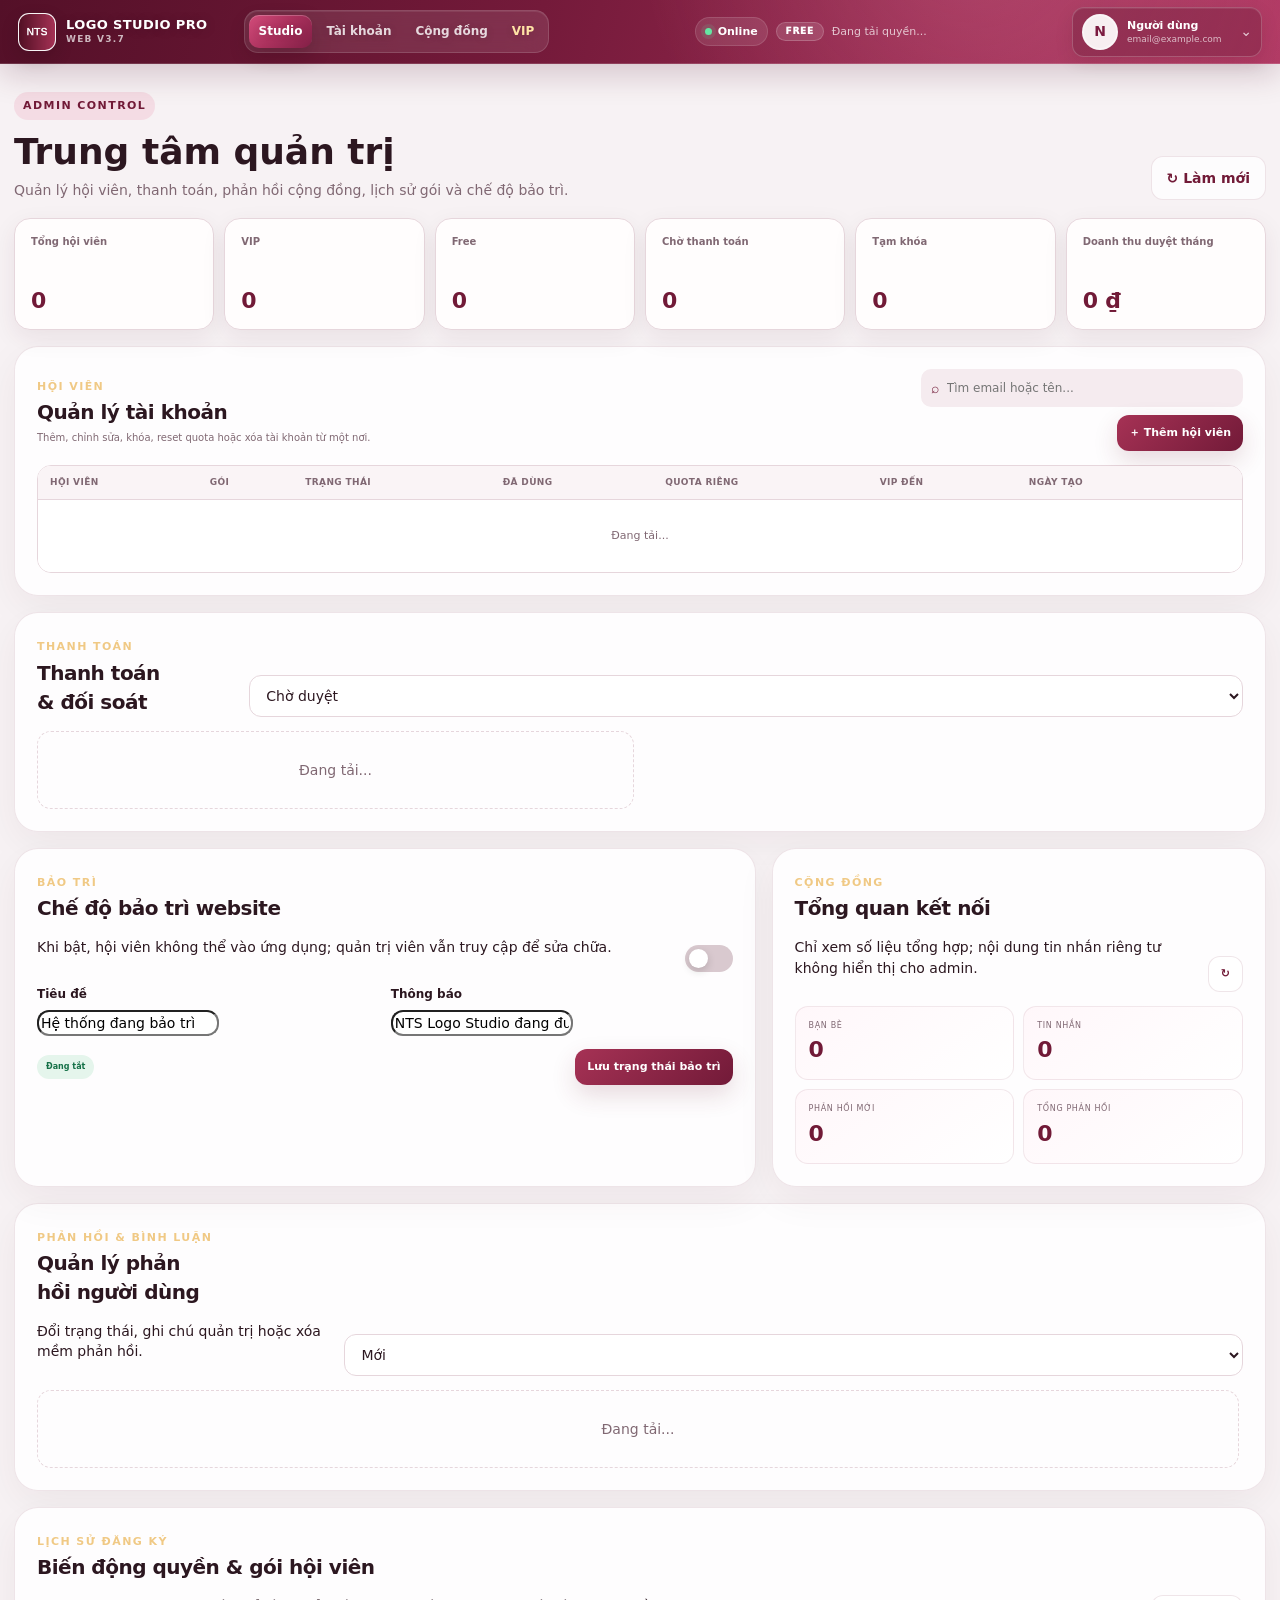
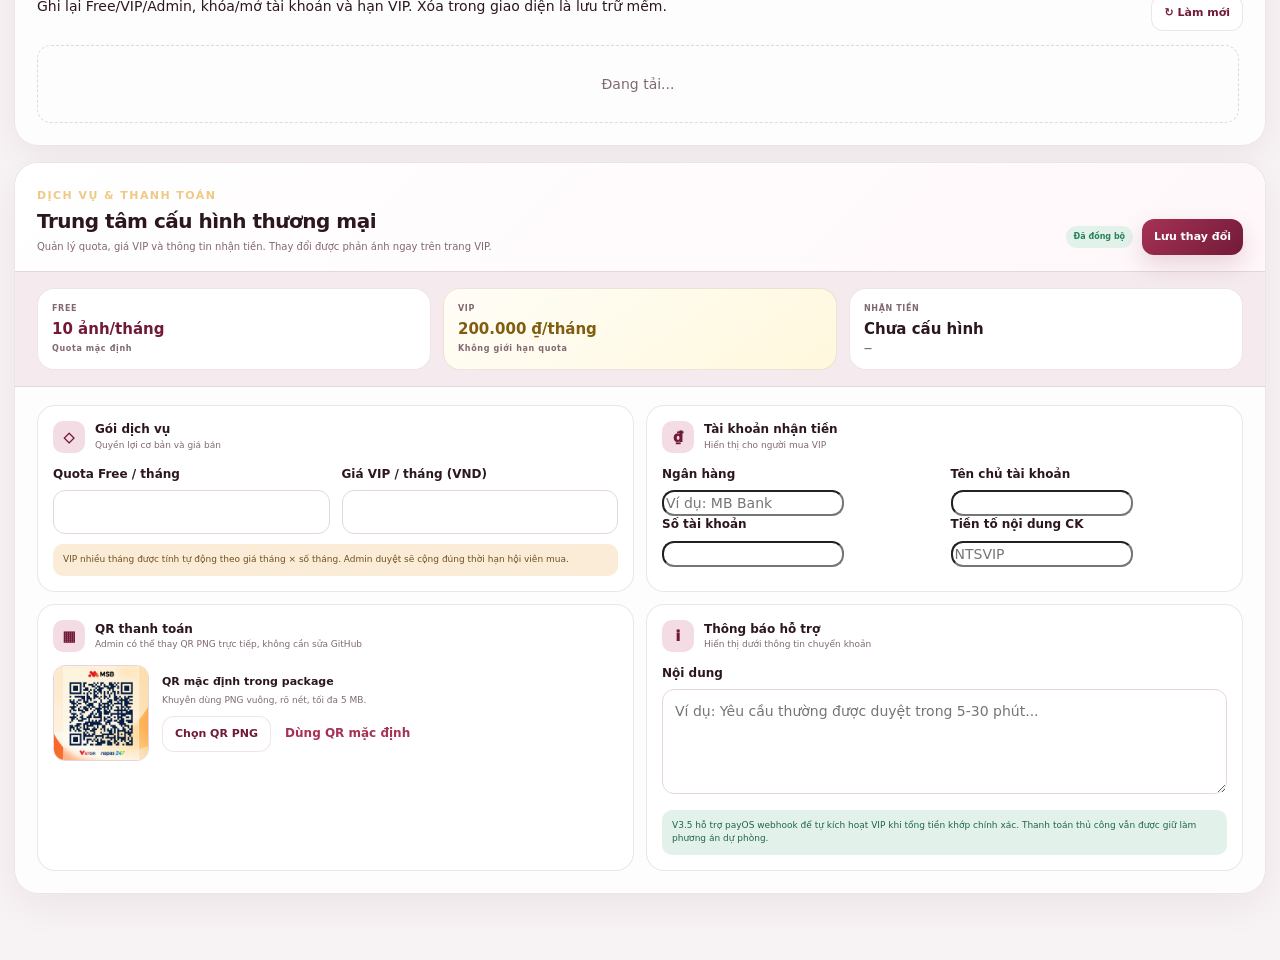
<file: _preview_admin.html>
<!DOCTYPE html>

<html lang="vi">
<head>
<meta charset="utf-8"/>
<meta content="width=device-width, initial-scale=1, viewport-fit=cover" name="viewport"/>
<meta content="#711A37" name="theme-color"/>
<meta content="NTS Logo Studio Pro Web - công cụ đóng dấu ảnh trực quan với tài khoản người dùng." name="description"/>
<title>NTS Logo Studio Pro Web</title>
<link href="assets/brand/logo.png" rel="icon" type="image/png"/>
<link as="image" fetchpriority="high" href="assets/login/login-hero.png" rel="preload"/>
<link href="assets/styles.css" rel="stylesheet"/>
</head>
<body>
<div aria-atomic="false" aria-live="polite" class="toast-stack" id="toastStack"></div>
<main class="hidden auth-shell" id="authView">
<section aria-label="Giới thiệu NTS Logo Studio" class="auth-brand-panel" id="authBrandPanel">
<div aria-hidden="true" class="login-hero-media" id="loginHeroMedia"></div>
<img alt="" aria-hidden="true" class="login-hero-figure" id="loginHeroFigure" src="assets/login/login-hero.png"/>
<div class="brand-lockup">
<img alt="NTS" class="brand-logo-image" src="assets/brand/logo.png"/>
<div>
<div class="brand-name">LOGO STUDIO PRO</div>
<div class="brand-version">WEB EDITION</div>
</div>
</div>
<div class="brand-hero">
<span class="eyebrow" id="loginHeroEyebrow">NTS UI</span>
<h1 id="loginHeroTitle">NHÌN SANG PHẢI</h1>
<p id="loginHeroSubtitle">Đăng nhập để quản lý phiên làm việc, sử dụng giao diện tối ưu cho desktop, tablet và mobile.</p>
</div>
<div class="feature-grid">
<article class="feature-card">
<span class="feature-icon">◫</span>
<div>
<strong>Preview trực quan</strong>
<p>Before/After dạng thanh kéo, zoom và căn vị trí logo trực tiếp.</p>
</div>
</article>
<article class="feature-card">
<span class="feature-icon">⚡</span>
<div>
<strong>Nhẹ và riêng tư</strong>
<p>Preview xử lý tại trình duyệt; ảnh không tự động tải lên server.</p>
</div>
</article>
<article class="feature-card">
<span class="feature-icon">✓</span>
<div>
<strong>Tài khoản thật</strong>
<p>Đăng ký, đăng nhập, giữ phiên, quên mật khẩu và Google OAuth.</p>
</div>
</article>
</div>
<div class="brand-footer">NAM TIÊN SINH STUDIO · 2026</div>
</section>
<section class="auth-form-panel">
<div class="auth-card">
<div class="auth-heading">
<span class="auth-badge">NTS CLOUD</span>
<h2 id="authTitle">Chào mừng trở lại</h2>
<p id="authSubtitle">Đăng nhập để tiếp tục vào Logo Studio.</p>
</div>
<div aria-label="Đăng nhập hoặc đăng ký" class="auth-tabs" role="tablist">
<button aria-selected="true" class="auth-tab active" id="loginTab" role="tab" type="button">Đăng nhập</button>
<button aria-selected="false" class="auth-tab" id="registerTab" role="tab" type="button">Tạo tài khoản</button>
</div>
<form class="auth-form" id="authForm" novalidate="">
<div class="field hidden" id="nameField">
<label for="displayName">Tên hiển thị</label>
<div class="input-shell">
<span class="input-icon">A</span>
<input autocomplete="name" id="displayName" maxlength="60" name="displayName" placeholder="Ví dụ: Nam Tiên Sinh" type="text"/>
</div>
</div>
<div class="field">
<label for="email">Email</label>
<div class="input-shell">
<span class="input-icon">@</span>
<input autocomplete="email" id="email" inputmode="email" name="email" placeholder="ban@example.com" required="" type="email"/>
</div>
</div>
<div class="field">
<div class="field-label-row">
<label for="password">Mật khẩu</label>
<button class="text-button" id="forgotPassword" type="button">Quên mật khẩu?</button>
</div>
<div class="input-shell">
<span class="input-icon">•</span>
<input autocomplete="current-password" id="password" minlength="8" name="password" placeholder="Tối thiểu 8 ký tự" required="" type="password"/>
<button aria-label="Hiện mật khẩu" class="password-toggle" id="togglePassword" type="button">Hiện</button>
</div>
<div aria-hidden="true" class="password-strength hidden" id="passwordStrength">
<span></span><span></span><span></span><span></span>
</div>
</div>
<label class="check-row hidden" id="termsRow">
<input id="terms" type="checkbox"/>
<span>Tôi đồng ý với <a href="terms.html" rel="noopener" target="_blank">điều khoản sử dụng</a> và <a href="privacy.html" rel="noopener" target="_blank">chính sách bảo mật</a>.</span>
</label>
<button class="primary-button" id="authSubmit" type="submit">
<span id="authSubmitText">Đăng nhập</span>
<span aria-hidden="true" class="spinner hidden" id="authSpinner"></span>
</button>
</form>
<div class="divider"><span>hoặc</span></div>
<button class="oauth-button" id="googleLogin" type="button">
<svg aria-hidden="true" height="18" viewbox="0 0 24 24" width="18">
<path d="M21.6 12.23c0-.71-.06-1.4-.18-2.06H12v3.9h5.38a4.6 4.6 0 0 1-1.99 3.02v2.52h3.22c1.89-1.74 2.99-4.3 2.99-7.38Z" fill="#4285F4"></path>
<path d="M12 22c2.7 0 4.97-.9 6.62-2.39l-3.22-2.52c-.9.6-2.04.96-3.4.96-2.61 0-4.82-1.76-5.61-4.13H3.06v2.6A10 10 0 0 0 12 22Z" fill="#34A853"></path>
<path d="M6.39 13.92A6 6 0 0 1 6.07 12c0-.67.11-1.32.32-1.92v-2.6H3.06A10 10 0 0 0 2 12c0 1.62.39 3.15 1.06 4.52l3.33-2.6Z" fill="#FBBC05"></path>
<path d="M12 5.95c1.47 0 2.79.5 3.83 1.5l2.87-2.88A9.63 9.63 0 0 0 12 2a10 10 0 0 0-8.94 5.48l3.33 2.6C7.18 7.71 9.39 5.95 12 5.95Z" fill="#EA4335"></path>
</svg>
          Tiếp tục với Google
        </button>
<p class="auth-footnote" id="authFootnote">Phiên đăng nhập được lưu an toàn bằng Supabase Auth.</p>
</div>
</section>
</main>
<main class="app-shell" id="appView">
<header class="app-topbar">
<div class="app-brand">
<button aria-label="Mở thư viện" class="icon-button mobile-only" id="mobileLibraryToggle" type="button">☰</button>
<img alt="NTS" class="brand-logo-image small" src="assets/brand/logo.png"/>
<div class="app-brand-text">
<strong>LOGO STUDIO PRO</strong>
<span>WEB V3.7</span>
</div>
</div>
<nav aria-label="Điều hướng chính" class="app-nav">
<button class="app-nav-button active" data-page="studioPage" type="button">Studio</button>
<button class="app-nav-button" data-page="profilePage" type="button">Tài khoản</button>
<button class="app-nav-button" data-page="communityPage" type="button">Cộng đồng</button>
<button class="app-nav-button vip-nav" data-page="vipPage" type="button">VIP</button>
<button class="app-nav-button hidden" data-page="adminPage" id="adminNavButton" type="button">Quản trị</button>
</nav>
<div class="topbar-center status-center">
<span class="status-pill success"><span class="status-dot"></span> Online</span>
<span class="plan-badge free" id="topPlanBadge">FREE</span>
<span class="topbar-note" id="quotaText">Đang tải quyền...</span>
</div>
<div class="user-menu-wrap">
<button aria-expanded="false" class="user-chip" id="userMenuButton" type="button">
<span class="user-avatar">
<img alt="Ảnh đại diện" class="hidden" id="userAvatarImage" src="assets/brand/avatar-default.png"/>
<span id="userAvatarFallback">N</span>
</span>
<span class="user-copy">
<strong id="userDisplayName">Người dùng</strong>
<small id="userEmail">email@example.com</small>
</span>
<span class="chevron">⌄</span>
</button>
<div class="user-menu hidden" id="userMenu">
<div class="user-menu-heading">
<strong id="menuDisplayName">Người dùng</strong>
<span id="menuEmail">email@example.com</span>
</div>
<button class="menu-button" data-page="profilePage" type="button">Hồ sơ cá nhân</button>
<button class="menu-button" data-page="communityPage" type="button">Bạn bè &amp; Tin nhắn</button>
<button class="menu-button vip-menu-item" data-page="vipPage" type="button">Nâng cấp VIP</button>
<button class="menu-button hidden" data-page="adminPage" id="adminQuickMenu" type="button">Trang quản trị</button>
<button class="menu-danger" id="logoutButton" type="button">Đăng xuất</button>
</div>
</div>
</header>
<section class="app-page hidden" id="studioPage">
<div class="workspace">
<aside class="side-panel library-panel" id="libraryPanel">
<div class="panel-heading-row">
<div>
<span class="step-label">01</span>
<h2>Thư viện ảnh</h2>
</div>
<span class="count-chip" id="imageCount">0 ảnh</span>
</div>
<label class="drop-zone" for="imageInput" id="dropZone">
<input accept="image/*" hidden="" id="imageInput" multiple="" type="file"/>
<div class="drop-icon">＋</div>
<strong>Thêm ảnh</strong>
<span>Kéo thả hoặc bấm để chọn</span>
</label>
<div class="search-shell">
<span>⌕</span>
<input id="imageSearch" placeholder="Tìm tên ảnh..." type="search"/>
</div>
<div class="image-list" id="imageList">
<div class="empty-list-state">
<div class="empty-icon">▧</div>
<strong>Chưa có ảnh</strong>
<p>Thêm ảnh để bắt đầu preview.</p>
</div>
</div>
<div class="library-selection-bar">
<div class="selection-summary"><strong id="selectedCount">0</strong><span>đã chọn để xuất</span></div>
<div class="selection-actions">
<button class="text-button" id="selectAllImages" type="button">Chọn tất cả</button>
<button class="text-button" id="clearSelection" type="button">Bỏ chọn</button>
</div>
</div>
<div class="panel-footer-actions">
<button class="secondary-button" id="clearImages" type="button">Xóa danh sách</button>
</div>
</aside>
<section class="preview-panel">
<div class="preview-toolbar">
<div class="preview-title-wrap">
<span class="step-label">02</span>
<div>
<h2>Preview</h2>
<p id="previewMeta">Chưa có ảnh được chọn</p>
</div>
</div>
<div class="preview-actions preview-zoom-actions">
<button class="tool-button active" id="compareToggle" type="button">◫ Before / After</button>
<div aria-label="Điều khiển thu phóng preview" class="zoom-cluster">
<button class="tool-button icon-tool" id="zoomOutPreview" title="Thu nhỏ" type="button">−</button>
<button class="tool-button active" id="fitPreview" title="Căn vừa toàn bộ ảnh" type="button">Vừa khung</button>
<button class="tool-button" id="actualSizePreview" title="Xem gần kích thước 100%" type="button">100%</button>
<button class="tool-button icon-tool" id="zoomInPreview" title="Phóng to" type="button">+</button>
<span class="zoom-label" id="previewZoomLabel">FIT</span>
</div>
</div>
</div>
<div class="preview-stage" id="previewStage">
<div class="preview-empty" id="previewEmpty">
<div class="preview-empty-mark">NTS</div>
<h3>Thêm ảnh và logo để bắt đầu</h3>
<p>Ảnh preview được xử lý cục bộ trên trình duyệt.</p>
</div>
<div class="compare-frame hidden" id="compareFrame">
<canvas class="preview-canvas" id="afterCanvas"></canvas>
<div class="before-clip" id="beforeClip">
<canvas class="preview-canvas" id="beforeCanvas"></canvas>
</div>
<div aria-label="So sánh Before After" aria-valuemax="100" aria-valuemin="0" aria-valuenow="50" class="split-divider" id="splitDivider" role="slider" tabindex="0">
<span class="split-handle">↔</span>
</div>
<span class="compare-badge before-badge">BEFORE</span>
<span class="compare-badge after-badge">AFTER</span>
</div>
<div class="preview-hud hidden" id="previewHud">
<span class="hud-spinner"></span>
<span id="previewHudText">Đang xử lý preview...</span>
</div>
</div>
<div class="preview-bottom-bar">
<div class="preview-hint">Kéo thanh giữa để so sánh ảnh gốc và ảnh đã gắn logo.</div>
<div class="selected-chip" id="selectedImageStatus">0 ảnh</div>
</div>
</section>
<aside class="side-panel settings-panel" id="settingsPanel">
<div class="panel-heading-row sticky-heading">
<div>
<span class="step-label">03</span>
<h2>Thiết lập logo</h2>
</div>
<button aria-label="Đóng thiết lập" class="icon-button mobile-only" id="mobileSettingsClose" type="button">×</button>
</div>
<div class="settings-scroll">
<section class="setting-section">
<div class="section-label">LOGO</div>
<label class="logo-picker" for="logoInput">
<input accept="image/png,image/webp,image/jpeg" hidden="" id="logoInput" type="file"/>
<div class="logo-preview-box" id="logoPreviewBox">LOGO</div>
<div class="logo-picker-copy">
<strong id="logoFileName">Chọn file logo</strong>
<span>Khuyến nghị PNG nền trong suốt</span>
</div>
<span class="logo-change">Đổi</span>
</label>
<div class="logo-quality-status" id="logoQualityStatus"><span>◇</span><div><strong>Chất lượng logo</strong><small>Chọn PNG/WebP nền trong suốt từ 1000 px trở lên để xuất nét nhất.</small></div></div>
</section>
<section class="setting-section">
<div class="section-label-row">
<div class="section-label">VỊ TRÍ</div>
<button class="text-button" id="resetTransform" type="button">Reset</button>
</div>
<div aria-label="Chọn vị trí logo" class="position-grid" id="positionGrid">
<button data-pos="NW" type="button">↖</button><button data-pos="N" type="button">↑</button><button data-pos="NE" type="button">↗</button>
<button data-pos="W" type="button">←</button><button data-pos="C" type="button">●</button><button data-pos="E" type="button">→</button>
<button data-pos="SW" type="button">↙</button><button data-pos="S" type="button">↓</button><button class="active" data-pos="SE" type="button">↘</button>
</div>
</section>
<section class="setting-section">
<div class="control-row">
<div class="control-copy"><label for="opacityRange">Độ mờ</label><span id="opacityValue">92%</span></div>
<input id="opacityRange" max="100" min="0" type="range" value="92"/>
</div>
<div class="control-row">
<div class="control-copy"><label for="sizeRange">Kích thước</label><span id="sizeValue">18%</span></div>
<input id="sizeRange" max="80" min="2" type="range" value="18"/>
</div>
<input aria-hidden="true" class="hidden" id="paddingRange" max="3000" min="0" tabindex="-1" type="range" value="28"/>
<span aria-hidden="true" class="hidden" id="paddingValue">28 px</span>
<div class="precision-control-group">
<div class="precision-group-head">
<div><strong>KHOẢNG CÁCH LỀ</strong><small>Hai trục độc lập, tính theo kích thước thật của từng ảnh.</small></div>
<button class="text-button" id="resetMargins" type="button">Reset lề</button>
</div>
<div class="control-row precision-row">
<div class="control-copy"><label for="paddingXRange">Lề ngang X</label><span id="paddingXValue">28 px</span></div>
<div class="range-number-grid">
<input id="paddingXRange" max="3000" min="0" step="1" type="range" value="28"/>
<input aria-label="Lề ngang X chính xác theo pixel" class="precision-number" id="paddingXNumber" inputmode="numeric" max="3000" min="0" step="1" type="number" value="28"/>
</div>
</div>
<div class="control-row precision-row">
<div class="control-copy"><label for="paddingYRange">Lề dọc Y</label><span id="paddingYValue">28 px</span></div>
<div class="range-number-grid">
<input id="paddingYRange" max="3000" min="0" step="1" type="range" value="28"/>
<input aria-label="Lề dọc Y chính xác theo pixel" class="precision-number" id="paddingYNumber" inputmode="numeric" max="3000" min="0" step="1" type="number" value="28"/>
</div>
</div>
</div>
<div class="precision-control-group offset-group">
<div class="precision-group-head">
<div><strong>TINH CHỈNH VỊ TRÍ</strong><small>Dịch logo khỏi vị trí neo mà không làm thay đổi khoảng lề.</small></div>
</div>
<div class="control-row precision-row">
<div class="control-copy"><label for="offsetXRange">Dịch ngang X</label><span id="offsetXValue">0 px</span></div>
<div class="range-number-grid">
<input id="offsetXRange" max="3000" min="-3000" step="1" type="range" value="0"/>
<input aria-label="Dịch ngang X chính xác theo pixel" class="precision-number" id="offsetXNumber" inputmode="numeric" max="3000" min="-3000" step="1" type="number" value="0"/>
</div>
</div>
<div class="control-row precision-row">
<div class="control-copy"><label for="offsetYRange">Dịch dọc Y</label><span id="offsetYValue">0 px</span></div>
<div class="range-number-grid">
<input id="offsetYRange" max="3000" min="-3000" step="1" type="range" value="0"/>
<input aria-label="Dịch dọc Y chính xác theo pixel" class="precision-number" id="offsetYNumber" inputmode="numeric" max="3000" min="-3000" step="1" type="number" value="0"/>
</div>
<div aria-label="Dịch logo nhanh 1 pixel" class="nudge-pad">
<span></span><button data-nudge="y:-1" title="Lên 1 px" type="button">↑</button><span></span>
<button data-nudge="x:-1" title="Trái 1 px" type="button">←</button><button aria-hidden="true" data-nudge="x:0" disabled="" type="button">•</button><button data-nudge="x:1" title="Phải 1 px" type="button">→</button>
<span></span><button data-nudge="y:1" title="Xuống 1 px" type="button">↓</button><span></span>
</div>
</div>
</div>
<div class="control-row">
<div class="control-copy"><label for="rotationRange">Xoay</label><span id="rotationValue">0°</span></div>
<input id="rotationRange" max="180" min="-180" type="range" value="0"/>
<div class="quick-angle-row">
<button data-angle="-90" type="button">−90°</button>
<button data-angle="0" type="button">0°</button>
<button data-angle="90" type="button">+90°</button>
</div>
</div>
</section>
<section class="setting-section compact-section">
<label class="toggle-row">
<span><strong>Giữ logo trong khung</strong><small>Tránh watermark đi ra ngoài ảnh</small></span>
<input checked="" id="keepInsideToggle" type="checkbox"/>
<span class="toggle-ui"></span>
</label>
</section>
<section class="setting-section">
<div class="section-label">ĐỒNG BỘ CẤU HÌNH</div>
<div class="action-grid">
<button class="secondary-button" id="applySelectedButton" type="button">Áp dụng ảnh đã chọn</button>
<button class="secondary-button" id="applyAllButton" type="button">Áp dụng tất cả</button>
</div>
<div class="smart-apply-note"><strong>SMART APPLY 3.3</strong><span>Lề ngang scale theo chiều rộng, lề dọc scale theo chiều cao; Dịch X/Y cũng scale theo đúng trục. Ảnh ngang và ảnh dọc vì vậy giữ bố cục tương đối ổn định mà vẫn cho tinh chỉnh độc lập từng lề.</span></div>
</section>
<section class="setting-section export-section">
<div class="section-label-row">
<div class="section-label">XUẤT ẢNH</div>
<span class="export-badge" id="exportSelectionBadge">0 ảnh</span>
</div>
<div class="export-performance-card">
<div class="export-performance-head">
<div><strong>Engine xuất V3.3</strong><small>Turbo dùng Web Worker song song trên PC; không phụ thuộc requestAnimationFrame nên đổi tab không còn làm batch đứng ở điểm yield.</small></div>
<span class="engine-badge" data-kind="turbo" id="exportEngineStatus">TURBO</span>
</div>
<label class="export-mode-field" for="exportSpeedMode">
<span>Chế độ tốc độ</span>
<select id="exportSpeedMode">
<option value="turbo">Turbo — nhanh nhất</option>
<option value="balanced">Cân bằng</option>
<option value="quality">Chất lượng tối đa</option>
</select>
</label>
</div>
<label class="toggle-row export-quality-toggle">
<span><strong>PNG siêu nét</strong><small>Giữ chi tiết logo/text tốt nhất; file sẽ lớn hơn JPG/WebP và mã hóa chậm hơn.</small></span>
<input id="losslessExportToggle" type="checkbox"/>
<span class="toggle-ui"></span>
</label>
<button class="primary-button full-width" id="exportSelectedButton" type="button">⇩ XUẤT ẢNH ĐÃ CHỌN</button>
<div class="action-grid export-secondary-row">
<button class="secondary-button" id="exportAllButton" type="button">Xuất tất cả</button>
<button class="secondary-button" id="exportCurrentButton" type="button">Ảnh hiện tại</button>
</div>
<button class="danger-soft-button full-width hidden" id="cancelExportButton" type="button">Dừng sau ảnh đang xử lý</button>
<div class="batch-progress-shell">
<div class="batch-progress-track"><span id="batchProgressBar"></span></div>
<div class="batch-progress-text" id="batchProgressText">Sẵn sàng xuất.</div>
</div>
<p class="section-note">PC: Turbo Worker xử lý song song và tiếp tục khi bạn chuyển sang tab khác trong điều kiện trình duyệt chưa đóng băng trang. Chrome/Edge có thể ghi trực tiếp vào thư mục. Mobile: app ưu tiên bảng Chia sẻ để lưu vào Photos/Gallery.</p>
<div class="mobile-export-hint hidden" id="mobileExportHint"></div>
</section>
</div>
</aside>
</div>
<button class="mobile-fab mobile-only" id="mobileSettingsToggle" type="button">⚙ Thiết lập</button>
</section>
<section class="app-page account-page hidden" id="profilePage">
<div class="page-container v36-page-shell">
<div class="v36-page-heading">
<div><span class="v36-kicker">TÀI KHOẢN</span><h1>Hồ sơ cá nhân</h1><p>Thông tin, hình ảnh và trạng thái hội viên của bạn được đồng bộ an toàn.</p></div>
<div class="v37-profile-heading-actions"><button class="primary-button" id="editProfileButton" type="button">Chỉnh sửa hồ sơ</button><button class="primary-button v36-save-profile hidden" id="saveProfileButtonTop" type="button">Lưu thay đổi</button></div>
</div>
<div class="profile-hero-card v36-profile-hero">
<img alt="Ảnh bìa" class="profile-cover" id="profileCoverPreview" src="assets/brand/cover-default.png"/>
<div class="profile-hero-overlay"></div>
<div class="profile-identity">
<img alt="Ảnh đại diện" class="profile-avatar-large" id="profileAvatarPreview" src="assets/brand/avatar-default.png"/>
<div><div class="profile-name-row"><h1 id="profileNameHero">Người dùng</h1><span class="plan-badge free" id="profilePlanBadge">FREE</span></div><p id="profileEmailHero">email@example.com</p><span class="profile-membership-text" id="profileMembershipText">Đang tải gói thành viên...</span></div>
</div>
</div>
<div class="v37-profile-overview">
<article class="v37-profile-about">
<span class="v37-overview-label">GIỚI THIỆU</span>
<p id="profileBioSummary">Chưa có giới thiệu. Bấm “Chỉnh sửa hồ sơ” để bổ sung thông tin.</p>
</article>
<div class="v37-profile-overview-note"><span>Ảnh bìa · Ảnh đại diện · Gói hội viên</span><small>Chỉ mở công cụ chỉnh sửa khi bạn chủ động bấm Chỉnh sửa.</small></div>
</div>
<div class="account-grid v36-account-grid v37-profile-edit-area" id="profileEditArea">
<form class="content-card profile-form-card v36-glass-card v37-profile-edit-panel hidden" id="profileForm">
<div class="card-heading v37-profile-editor-heading"><div><span class="eyebrow">CHỈNH SỬA</span><h2>Thông tin cá nhân</h2><p>Chọn ảnh mới để mở trình căn vị trí. Ảnh hiện tại vẫn giữ nguyên nếu bạn không thay đổi.</p></div><div class="v37-editor-actions"><button class="secondary-button compact" id="cancelProfileEditButton" type="button">Hủy</button><button class="primary-button compact" id="saveProfileButton" type="submit">Lưu thay đổi</button></div></div>
<div class="media-upload-grid profile-media-editor-grid v36-profile-media-grid">
<section class="media-upload-card enhanced-media-card profile-media-editor v36-media-card" data-media-kind="avatar" id="avatarMediaEditor">
<div class="v36-media-card-head"><div><span class="v36-media-icon">◎</span><strong>Ảnh đại diện</strong><p>Dùng JPG/PNG/WebP. Preview hiện ngay khi chọn.</p></div><label class="media-file-button">Chọn ảnh<input accept="image/*" id="profileAvatarInput" type="file"/></label></div>
<div class="v36-media-editor-body hidden" id="avatarEditorBody">
<div aria-label="Kéo để chỉnh vị trí ảnh đại diện" class="v36-crop-surface avatar-crop-surface" id="avatarEditorSurface" tabindex="0">
<img alt="Preview ảnh đại diện" draggable="false" id="avatarEditorPreview" src="assets/brand/avatar-default.png"/>
<div class="v36-crop-guide"><span></span></div>
<div class="v36-drag-hint">Kéo ảnh để căn · cuộn để zoom</div>
</div>
<div class="profile-position-controls v36-position-controls">
<label><span>Ngang X</span><input id="avatarPosX" max="100" min="0" type="range" value="50"/><b id="avatarPosXValue">50%</b></label>
<label><span>Dọc Y</span><input id="avatarPosY" max="100" min="0" type="range" value="50"/><b id="avatarPosYValue">50%</b></label>
<label><span>Zoom</span><input id="avatarZoom" max="220" min="100" type="range" value="100"/><b id="avatarZoomValue">100%</b></label>
</div>
<div class="media-editor-actions"><button class="secondary-button compact" id="centerAvatarButton" type="button">Căn giữa</button><button class="text-button danger-text" id="removeAvatarButton" type="button">Xóa ảnh</button></div>
</div>
<div class="v36-media-empty" id="avatarEmptyHint"><span>＋</span><p>Chọn ảnh để mở trình căn vị trí.</p></div>
</section>
<section class="media-upload-card enhanced-media-card profile-media-editor v36-media-card" data-media-kind="cover" id="coverMediaEditor">
<div class="v36-media-card-head"><div><span class="v36-media-icon">▱</span><strong>Ảnh bìa</strong><p>Ảnh ngang cho kết quả đẹp nhất, ảnh dọc vẫn hỗ trợ.</p></div><label class="media-file-button">Chọn ảnh<input accept="image/*" id="profileCoverInput" type="file"/></label></div>
<div class="v36-media-editor-body hidden" id="coverEditorBody">
<div aria-label="Kéo để chỉnh vị trí ảnh bìa" class="v36-crop-surface cover-crop-surface" id="coverEditorSurface" tabindex="0">
<img alt="Preview ảnh bìa" draggable="false" id="coverEditorPreview" src="assets/brand/cover-default.png"/>
<div class="v36-crop-guide cover"><span></span></div>
<div class="v36-drag-hint">Kéo ảnh để căn · cuộn để zoom</div>
</div>
<div class="profile-position-controls v36-position-controls">
<label><span>Ngang X</span><input id="coverPosX" max="100" min="0" type="range" value="50"/><b id="coverPosXValue">50%</b></label>
<label><span>Dọc Y</span><input id="coverPosY" max="100" min="0" type="range" value="50"/><b id="coverPosYValue">50%</b></label>
<label><span>Zoom</span><input id="coverZoom" max="220" min="100" type="range" value="100"/><b id="coverZoomValue">100%</b></label>
</div>
<div class="media-editor-actions"><button class="secondary-button compact" id="centerCoverButton" type="button">Căn giữa</button><button class="text-button danger-text" id="removeCoverButton" type="button">Xóa ảnh</button></div>
</div>
<div class="v36-media-empty" id="coverEmptyHint"><span>＋</span><p>Chọn ảnh để mở trình căn vị trí.</p></div>
</section>
</div>
<div class="profile-media-status v36-inline-status" id="profileMediaStatus">Chưa có thay đổi hình ảnh.</div>
<div class="form-grid two-col">
<div class="field"><label for="profileDisplayName">Tên hiển thị</label><div class="input-shell"><input id="profileDisplayName" maxlength="60" required=""/></div></div>
<div class="field"><label for="profileEmail">Email</label><div class="input-shell"><input id="profileEmail" readonly="" type="email"/></div></div>
</div>
<div class="field"><div class="field-label-row"><label for="profileBio">Bio</label><span class="muted">Tối đa 500 ký tự</span></div><textarea id="profileBio" maxlength="500" placeholder="Giới thiệu ngắn về bạn..." rows="5"></textarea></div>
</form>
<aside class="content-card account-status-card v36-glass-card v36-sticky-card v37-membership-summary-card" id="profileMembershipCard">
<span class="eyebrow">HỘI VIÊN</span><h2>Gói hiện tại</h2>
<div class="v36-plan-summary"><span id="v36ProfilePlanIcon">◇</span><div><strong id="v36ProfilePlanName">FREE</strong><small id="v36ProfilePlanSub">10 ảnh mỗi tháng</small></div></div>
<div class="quota-meter"><div><span>Đã dùng tháng này</span><strong><span id="quotaUsed">0</span> / <span id="quotaLimit">10</span></strong></div><div class="quota-track"><span id="profileQuotaBar"></span></div></div>
<div class="account-detail-row"><span>VIP hết hạn</span><strong id="vipUntilText">Chưa kích hoạt VIP</strong></div>
<button class="primary-button full-width" data-page="vipPage" id="upgradeCta" type="button">Xem các gói VIP</button>
</aside>
</div>
</div>
</section>
<section class="app-page community-page hidden" id="communityPage">
<div class="page-container v37-community-shell">
<div class="v37-page-title-row">
<div><span class="v37-kicker">NTS COMMUNITY</span><h1>Kết nối hội viên</h1><p>Kết bạn, nhắn tin trực tiếp và gửi phản hồi cho quản trị viên mà không ảnh hưởng engine xử lý ảnh.</p></div>
<div class="v37-community-status"><span class="status-dot"></span><strong>Realtime</strong><small>Chỉ kết nối khi bạn mở Cộng đồng</small></div>
</div>
<div class="v37-community-tabs" role="tablist">
<button class="v37-community-tab active" data-community-tab="people" type="button">Hội viên</button>
<button class="v37-community-tab" data-community-tab="chat" type="button">Tin nhắn <span class="v37-tab-badge hidden" id="communityUnreadBadge">0</span></button>
<button class="v37-community-tab" data-community-tab="feedback" type="button">Phản hồi</button>
</div>
<section class="v37-community-panel" id="communityPeoplePanel">
<div class="v37-community-grid">
<aside class="v37-community-side">
<div class="v37-glass-card v37-search-members-card">
<div class="v37-card-head"><div><span class="v37-kicker">DANH BẠ</span><h2>Tìm hội viên</h2></div><span class="count-chip" id="communityMemberCount">0</span></div>
<div class="search-shell"><span>⌕</span><input autocomplete="off" id="communityMemberSearch" placeholder="Tìm theo tên..." type="search"/></div>
<p class="v37-card-note">Badge trên avatar cho biết ADMIN / VIP / FREE. Email không được công khai.</p>
</div>
<div class="v37-glass-card">
<div class="v37-card-head"><div><span class="v37-kicker">YÊU CẦU</span><h2>Lời mời kết bạn</h2></div></div>
<div class="v37-mini-list" id="friendRequestsList"><div class="v37-empty-state">Chưa có lời mời.</div></div>
</div>
</aside>
<div class="v37-glass-card v37-member-directory-card">
<div class="v37-member-directory" id="communityMemberList"><div class="v37-empty-state">Đang tải danh sách hội viên...</div></div>
</div>
</div>
</section>
<section class="v37-community-panel hidden" id="communityChatPanel">
<div class="v37-chat-layout">
<aside class="v37-glass-card v37-chat-contacts">
<div class="v37-card-head"><div><span class="v37-kicker">BẠN BÈ</span><h2>Cuộc trò chuyện</h2></div></div>
<div class="v37-chat-contact-list" id="chatContactList"><div class="v37-empty-state">Kết bạn với hội viên để bắt đầu nhắn tin.</div></div>
</aside>
<section class="v37-glass-card v37-chat-room">
<header class="v37-chat-room-head" id="chatRoomHeader"><div class="v37-chat-placeholder-title"><strong>Chọn một người bạn</strong><span>Tin nhắn chỉ hiển thị giữa hai tài khoản.</span></div></header>
<div class="v37-chat-messages" id="chatMessages"><div class="v37-chat-empty">Chọn một hội viên ở bên trái để trò chuyện.</div></div>
<form class="v37-chat-composer" id="chatComposer">
<textarea disabled="" id="chatMessageInput" maxlength="2000" placeholder="Nhập tin nhắn..." rows="1"></textarea>
<button class="primary-button" disabled="" id="sendChatMessage" type="submit">Gửi</button>
</form>
</section>
</div>
</section>
<section class="v37-community-panel hidden" id="communityFeedbackPanel">
<div class="v37-feedback-layout">
<form class="v37-glass-card v37-feedback-form" id="feedbackForm">
<div class="v37-card-head"><div><span class="v37-kicker">PHẢN HỒI</span><h2>Góp ý cho NTS Logo Studio</h2><p>Admin sẽ thấy phản hồi này trong Trung tâm quản trị.</p></div></div>
<div class="form-grid two-col"><div class="field"><label for="feedbackType">Loại phản hồi</label><select id="feedbackType"><option value="comment">Bình luận</option><option value="suggestion">Đề xuất</option><option value="bug">Báo lỗi</option><option value="other">Khác</option></select></div><div class="field"><label for="feedbackRating">Đánh giá</label><select id="feedbackRating"><option value="">Không chấm điểm</option><option value="5">5 - Rất tốt</option><option value="4">4 - Tốt</option><option value="3">3 - Bình thường</option><option value="2">2 - Chưa tốt</option><option value="1">1 - Kém</option></select></div></div>
<div class="field"><label for="feedbackContent">Nội dung</label><textarea id="feedbackContent" maxlength="3000" placeholder="Điều gì đang tốt, điều gì cần sửa hoặc tính năng bạn muốn có?" required="" rows="7"></textarea></div>
<div class="v37-form-footer"><span id="feedbackCharCount">0 / 3000</span><button class="primary-button" id="submitFeedbackButton" type="submit">Gửi phản hồi</button></div>
</form>
<div class="v37-glass-card v37-feedback-history-card"><div class="v37-card-head"><div><span class="v37-kicker">LỊCH SỬ</span><h2>Phản hồi của bạn</h2></div><button class="secondary-button compact" id="refreshFeedbackButton" type="button">↻</button></div><div class="v37-feedback-list" id="myFeedbackList"><div class="v37-empty-state">Chưa có phản hồi.</div></div></div>
</div>
</section>
</div>
</section>
<section class="app-page membership-page hidden" id="vipPage">
<div class="page-container v36-page-shell v36-membership-shell">
<div class="membership-hero premium-membership-hero v36-membership-hero">
<div><span class="auth-badge">NTS MEMBERSHIP</span><h1>Chọn gói phù hợp với cách bạn làm việc.</h1><p>Xem quyền lợi trước, chọn gói, xác nhận rồi mới chuyển sang bước thanh toán. payOS tự đối soát và chỉ kích hoạt VIP khi nhận đủ đúng số tiền.</p></div>
<div class="v36-current-membership"><span class="v36-live-dot"></span><div><small>Gói đang dùng</small><strong id="v36CurrentPlan">FREE</strong><span id="v36CurrentPlanDetail">Đang đồng bộ...</span></div></div>
</div>
<section class="v36-plan-section">
<div class="v36-section-heading"><div><span class="eyebrow">GÓI HỘI VIÊN</span><h2>Chọn thời hạn đăng ký</h2><p>Giá được lấy từ cấu hình quản trị và tính server-side khi tạo đơn.</p></div><div class="v36-price-base"><span>Giá cơ sở</span><strong id="vipPrice">200.000 ₫</strong><small>/ tháng</small></div></div>
<div class="v36-plan-grid">
<article class="v36-plan-card free-plan-card">
<div class="v36-plan-card-top"><span class="plan-badge free">FREE</span><span class="v36-plan-note">Dùng thử</span></div>
<h3>Miễn phí</h3><div class="v36-plan-price"><strong>0đ</strong><span>/ tháng</span></div>
<p>Dành cho nhu cầu cơ bản và thử workflow.</p>
<ul><li><strong id="freeLimitCopy">10 ảnh/tháng</strong></li><li>Before / After</li><li>Smart Apply</li><li>Hồ sơ cá nhân</li></ul>
<button class="secondary-button full-width" disabled="" type="button">Gói mặc định</button>
</article>
<div aria-label="Chọn thời hạn VIP" class="v36-vip-plan-wrap" id="vipDurationSelector" role="group">
<article class="v36-plan-card vip-plan-card active" data-plan-card="1"><div class="v36-plan-card-top"><span class="plan-badge vip">VIP</span><span class="v36-plan-note">Linh hoạt</span></div><h3>VIP 1 tháng</h3><div class="v36-plan-price"><strong id="price1Month">200.000 ₫</strong><span>/ gói</span></div><p>Phù hợp khi cần xử lý một đợt ảnh lớn.</p><ul><li>Không giới hạn quota trong app</li><li>Turbo Batch Export</li><li>PNG siêu nét</li><li>Đầy đủ công cụ Studio</li></ul><button class="primary-button full-width v36-register-plan" data-months="1" type="button">Đăng ký 1 tháng</button></article>
<article class="v36-plan-card vip-plan-card featured" data-plan-card="3"><div class="v36-featured-ribbon">PHỔ BIẾN</div><div class="v36-plan-card-top"><span class="plan-badge vip">VIP</span><span class="v36-plan-note">Phổ biến</span></div><h3>VIP 3 tháng</h3><div class="v36-plan-price"><strong id="price3Month">600.000 ₫</strong><span>/ gói</span></div><p>Ổn định cho công việc ảnh định kỳ.</p><ul><li>Tất cả quyền VIP</li><li>Không giới hạn quota</li><li>Batch desktop/mobile</li><li>Ưu tiên hỗ trợ</li></ul><button class="primary-button full-width v36-register-plan" data-months="3" type="button">Đăng ký 3 tháng</button></article>
<article class="v36-plan-card vip-plan-card" data-plan-card="6"><div class="v36-plan-card-top"><span class="plan-badge vip">VIP</span><span class="v36-plan-note">Ổn định</span></div><h3>VIP 6 tháng</h3><div class="v36-plan-price"><strong id="price6Month">1.200.000 ₫</strong><span>/ gói</span></div><p>Dành cho workflow lâu dài.</p><ul><li>Tất cả quyền VIP</li><li>Turbo Worker</li><li>Smart Apply nâng cao</li><li>Lịch sử thanh toán</li></ul><button class="primary-button full-width v36-register-plan" data-months="6" type="button">Đăng ký 6 tháng</button></article>
<article class="v36-plan-card vip-plan-card" data-plan-card="12"><div class="v36-plan-card-top"><span class="plan-badge vip">VIP</span><span class="v36-plan-note">Dài hạn</span></div><h3>VIP 12 tháng</h3><div class="v36-plan-price"><strong id="price12Month">2.400.000 ₫</strong><span>/ gói</span></div><p>Một lần đăng ký cho cả năm.</p><ul><li>Tất cả quyền VIP</li><li>Không giới hạn quota</li><li>Toàn bộ tính năng mới trong kỳ VIP</li><li>Ưu tiên hỗ trợ</li></ul><button class="primary-button full-width v36-register-plan" data-months="12" type="button">Đăng ký 12 tháng</button></article>
</div>
</div>
<div aria-hidden="true" class="v36-hidden-payment-mirrors"><strong id="paymentAmount">200.000 ₫</strong><span id="selectedPlanMonths">1 tháng VIP</span><strong id="autoPayAmount">200.000 ₫</strong><span id="autoPayMonths">1 tháng VIP</span></div>
</section>
<section class="content-card v36-payment-policy-card">
<div><span class="v36-policy-icon">✓</span><div><strong>Đúng tiền → tự kích hoạt VIP</strong><p>Webhook payOS xác minh chữ ký và số tiền trước khi cộng thời hạn.</p></div></div>
<div><span class="v36-policy-icon warning">!</span><div><strong>Thiếu hoặc dư → không tự mở</strong><p>Giao dịch được đưa vào trạng thái cần xử lý; không cấp quyền sai.</p></div></div>
<div><span class="v36-policy-icon">↻</span><div><strong>Đối soát tự động</strong><p>Trang tự cập nhật trạng thái thanh toán khi webhook hoàn tất.</p></div></div>
</section>
<details class="manual-payment-fallback v36-manual-payment">
<summary><span>Phương án dự phòng</span><strong>Thanh toán thủ công</strong><small>Dùng khi kênh payOS tạm thời không khả dụng.</small></summary>
<div class="manual-payment-body">
<div class="payment-layout smart-payment-layout">
<article class="content-card qr-card smart-qr-card"><div class="card-heading"><div><span class="eyebrow">QR THỦ CÔNG</span><h2>Chuyển khoản ngân hàng</h2></div><span class="secure-chip">FALLBACK</span></div><div class="qr-stage"><img alt="QR thanh toán VIP" class="payment-qr" id="paymentQr" src="assets/payment/payment-qr.png"/></div><p class="qr-replace-note">Chỉ dùng luồng này khi thanh toán tự động không khả dụng.</p></article>
<article class="content-card payment-info-card smart-payment-info"><div class="card-heading"><div><span class="eyebrow">THÔNG TIN ĐỐI SOÁT</span><h2>Thông tin chuyển khoản</h2></div></div><div class="smart-pay-row"><div><span>Ngân hàng</span><strong id="paymentBank">—</strong></div></div><div class="smart-pay-row"><div><span>Chủ tài khoản</span><strong id="paymentAccountName">—</strong></div></div><div class="smart-pay-row copy-row"><div><span>Số tài khoản</span><strong id="paymentAccountNumber">—</strong></div><button class="mini-button" id="copyPaymentAccount" type="button">Sao chép</button></div><div class="smart-pay-row copy-row emphasis"><div><span>Số tiền</span><strong id="paymentAmountCopy">200.000 ₫</strong></div><button class="mini-button" id="copyPaymentAmount" type="button">Sao chép</button></div><div class="payment-content-box"><span>Nội dung bắt buộc</span><strong id="paymentContent">NTSVIP-USER</strong><button class="mini-button" id="copyPaymentContent" type="button">Sao chép</button></div><div class="payment-quick-actions"><button class="secondary-button compact" id="sharePaymentDetails" type="button">Chia sẻ</button><button class="primary-button compact" id="markTransferredButton" type="button">Tôi đã chuyển</button></div><p class="muted payment-support" id="paymentSupport"></p></article>
</div>
<form class="content-card payment-submit-card smart-payment-confirm" id="vipPaymentForm"><div class="card-heading"><div><span class="eyebrow">XÁC NHẬN THỦ CÔNG</span><h2>Gửi minh chứng</h2><p>Chỉ sử dụng khi thanh toán tự động không khả dụng.</p></div><span class="payment-live-status" id="paymentAutoStatus">Sẵn sàng</span></div><div class="payment-order-summary"><span>Mã đơn</span><strong id="paymentOrderCode">NTSVIP-USER</strong><span>Thời hạn</span><strong id="paymentOrderMonths">1 tháng</strong><span>Số tiền</span><strong id="paymentOrderAmount">200.000 ₫</strong></div><div class="form-grid two-col"><div class="field"><label for="paymentTransactionCode">Mã giao dịch</label><div class="input-shell"><input id="paymentTransactionCode" maxlength="120" placeholder="Ví dụ: FT123456789"/></div></div><div class="field"><label for="paymentProof">Ảnh/PDF minh chứng</label><div class="input-shell file-shell"><input accept="image/jpeg,image/png,image/webp,application/pdf" id="paymentProof" type="file"/></div></div></div><div class="field"><label for="paymentNote">Ghi chú</label><textarea id="paymentNote" maxlength="500" placeholder="Ghi chú thêm cho quản trị viên" rows="3"></textarea></div><div class="payment-submit-actions"><div class="payment-trust-note"><span>✓</span><p>Admin chỉ xử lý phương án thủ công khi cần.</p></div><button class="primary-button" id="submitPaymentButton" type="submit">Gửi yêu cầu xác nhận</button></div></form>
</div>
</details>
<div class="content-card payment-history-card v36-history-card"><div class="card-heading"><div><span class="eyebrow">LỊCH SỬ</span><h2>Đăng ký &amp; thanh toán</h2><p>Theo dõi trạng thái các đơn gần đây.</p></div><button class="secondary-button compact" id="refreshPaymentHistory" type="button">↻ Kiểm tra</button></div><div id="paymentHistory"><p class="muted">Chưa có yêu cầu.</p></div></div>
</div>
</section>
<section class="app-page admin-page" id="adminPage">
<div class="page-container admin-container">
<div class="admin-header"><div><span class="auth-badge">ADMIN CONTROL</span><h1>Trung tâm quản trị</h1><p>Quản lý hội viên, thanh toán, phản hồi cộng đồng, lịch sử gói và chế độ bảo trì.</p></div><button class="secondary-button" id="refreshAdminButton" type="button">↻ Làm mới</button></div>
<div class="admin-stats-grid"><article><span>Tổng hội viên</span><strong id="statTotalUsers">0</strong></article><article><span>VIP</span><strong id="statVipUsers">0</strong></article><article><span>Free</span><strong id="statFreeUsers">0</strong></article><article><span>Chờ thanh toán</span><strong id="statPendingPayments">0</strong></article><article><span>Tạm khóa</span><strong id="statSuspended">0</strong></article><article><span>Doanh thu duyệt tháng</span><strong id="statRevenue">0 ₫</strong></article></div>
<div class="content-card admin-section"><div class="admin-section-head admin-member-head"><div><span class="eyebrow">HỘI VIÊN</span><h2>Quản lý tài khoản</h2><p>Thêm, chỉnh sửa, khóa, reset quota hoặc xóa tài khoản từ một nơi.</p></div><div class="admin-member-tools"><div class="search-shell admin-search"><span>⌕</span><input id="adminMemberSearch" placeholder="Tìm email hoặc tên..." type="search"/></div><button class="primary-button compact" id="createMemberButton" type="button">＋ Thêm hội viên</button></div></div><div class="table-scroll desktop-member-table"><table class="admin-table"><thead><tr><th>Hội viên</th><th>Gói</th><th>Trạng thái</th><th>Đã dùng</th><th>Quota riêng</th><th>VIP đến</th><th>Ngày tạo</th><th></th></tr></thead><tbody id="adminMembersBody"><tr><td class="table-empty" colspan="8">Đang tải...</td></tr></tbody></table></div><div class="admin-members-mobile" id="adminMembersMobile"><div class="empty-admin-card">Đang tải...</div></div></div>
<div class="content-card admin-section"><div class="admin-section-head"><div><span class="eyebrow">THANH TOÁN</span><h2>Thanh toán &amp; đối soát</h2></div><select id="adminPaymentFilter"><option value="pending">Chờ duyệt</option><option value="approved">Đã duyệt</option><option value="rejected">Từ chối</option><option value="all">Tất cả</option></select></div><div class="admin-payments-list" id="adminPaymentsList"><div class="empty-admin-card">Đang tải...</div></div></div>
<div class="v37-admin-control-grid">
<section class="content-card admin-section v37-maintenance-card">
<div class="admin-section-head"><div><span class="eyebrow">BẢO TRÌ</span><h2>Chế độ bảo trì website</h2><p>Khi bật, hội viên không thể vào ứng dụng; quản trị viên vẫn truy cập để sửa chữa.</p></div><label class="v37-switch"><input id="maintenanceEnabled" type="checkbox"/><span></span></label></div>
<div class="form-grid two-col"><div class="field"><label for="maintenanceTitle">Tiêu đề</label><input id="maintenanceTitle" maxlength="120" value="Hệ thống đang bảo trì"/></div><div class="field"><label for="maintenanceMessage">Thông báo</label><input id="maintenanceMessage" maxlength="500" value="NTS Logo Studio đang được nâng cấp. Vui lòng quay lại sau."/></div></div>
<div class="v37-maintenance-actions"><span class="v37-state-pill" id="maintenanceStateLabel">Đang tắt</span><button class="primary-button compact" id="saveMaintenanceButton" type="button">Lưu trạng thái bảo trì</button></div>
</section>
<section class="content-card admin-section v37-community-stats-card">
<div class="admin-section-head"><div><span class="eyebrow">CỘNG ĐỒNG</span><h2>Tổng quan kết nối</h2><p>Chỉ xem số liệu tổng hợp; nội dung tin nhắn riêng tư không hiển thị cho admin.</p></div><button class="secondary-button compact" id="refreshCommunityAdmin" type="button">↻</button></div>
<div class="v37-admin-mini-stats"><article><span>Bạn bè</span><strong id="adminFriendshipStat">0</strong></article><article><span>Tin nhắn</span><strong id="adminMessageStat">0</strong></article><article><span>Phản hồi mới</span><strong id="adminFeedbackNewStat">0</strong></article><article><span>Tổng phản hồi</span><strong id="adminFeedbackTotalStat">0</strong></article></div>
</section>
</div>
<div class="content-card admin-section">
<div class="admin-section-head"><div><span class="eyebrow">PHẢN HỒI &amp; BÌNH LUẬN</span><h2>Quản lý phản hồi người dùng</h2><p>Đổi trạng thái, ghi chú quản trị hoặc xóa mềm phản hồi.</p></div><select id="adminFeedbackFilter"><option value="new">Mới</option><option value="reviewing">Đang xem</option><option value="planned">Đã lên kế hoạch</option><option value="resolved">Đã xử lý</option><option value="all">Tất cả</option></select></div>
<div class="v37-admin-feedback-list" id="adminFeedbackList"><div class="empty-admin-card">Đang tải...</div></div>
</div>
<div class="content-card admin-section">
<div class="admin-section-head"><div><span class="eyebrow">LỊCH SỬ ĐĂNG KÝ</span><h2>Biến động quyền &amp; gói hội viên</h2><p>Ghi lại Free/VIP/Admin, khóa/mở tài khoản và hạn VIP. Xóa trong giao diện là lưu trữ mềm.</p></div><button class="secondary-button compact" id="refreshMembershipHistory" type="button">↻ Làm mới</button></div>
<div class="v37-history-list" id="adminMembershipHistory"><div class="empty-admin-card">Đang tải...</div></div>
</div>
<form class="content-card admin-section service-settings-card" id="adminSettingsForm">
<div class="admin-section-head service-settings-head"><div><span class="eyebrow">DỊCH VỤ &amp; THANH TOÁN</span><h2>Trung tâm cấu hình thương mại</h2><p>Quản lý quota, giá VIP và thông tin nhận tiền. Thay đổi được phản ánh ngay trên trang VIP.</p></div><div class="settings-save-wrap"><span class="settings-dirty" id="adminSettingsDirty">Đã đồng bộ</span><button class="primary-button compact" id="saveAdminSettings" type="submit">Lưu thay đổi</button></div></div>
<div class="service-preview-grid">
<article class="service-preview free"><span>FREE</span><strong id="adminFreePreview">10 ảnh/tháng</strong><small>Quota mặc định</small></article>
<article class="service-preview vip"><span>VIP</span><strong id="adminVipPreview">200.000 ₫/tháng</strong><small>Không giới hạn quota</small></article>
<article class="service-preview bank"><span>NHẬN TIỀN</span><strong id="adminBankPreview">Chưa cấu hình</strong><small id="adminAccountPreview">—</small></article>
</div>
<div class="admin-settings-grid">
<section class="settings-subcard"><div class="settings-subhead"><span class="settings-icon">◇</span><div><strong>Gói dịch vụ</strong><small>Quyền lợi cơ bản và giá bán</small></div></div><div class="form-grid two-col"><div class="field"><label for="adminFreeLimit">Quota Free / tháng</label><input id="adminFreeLimit" max="100000" min="0" required="" type="number"/></div><div class="field"><label for="adminVipPrice">Giá VIP / tháng (VND)</label><input id="adminVipPrice" min="0" required="" step="1000" type="number"/></div></div><div class="settings-tip">VIP nhiều tháng được tính tự động theo giá tháng × số tháng. Admin duyệt sẽ cộng đúng thời hạn hội viên mua.</div></section>
<section class="settings-subcard"><div class="settings-subhead"><span class="settings-icon">₫</span><div><strong>Tài khoản nhận tiền</strong><small>Hiển thị cho người mua VIP</small></div></div><div class="form-grid two-col"><div class="field"><label for="adminBankName">Ngân hàng</label><input id="adminBankName" maxlength="100" placeholder="Ví dụ: MB Bank"/></div><div class="field"><label for="adminAccountName">Tên chủ tài khoản</label><input id="adminAccountName" maxlength="120"/></div></div><div class="form-grid two-col"><div class="field"><label for="adminAccountNumber">Số tài khoản</label><input id="adminAccountNumber" inputmode="numeric" maxlength="60"/></div><div class="field"><label for="adminTransferPrefix">Tiền tố nội dung CK</label><input id="adminTransferPrefix" maxlength="16" placeholder="NTSVIP"/></div></div></section>
<section class="settings-subcard qr-admin-subcard"><div class="settings-subhead"><span class="settings-icon">▦</span><div><strong>QR thanh toán</strong><small>Admin có thể thay QR PNG trực tiếp, không cần sửa GitHub</small></div></div><div class="admin-qr-preview-row"><img alt="QR hiện tại" id="adminQrPreview" src="assets/payment/payment-qr.png"/><div><strong id="adminQrSource">QR mặc định trong package</strong><p id="adminQrStatus">Khuyên dùng PNG vuông, rõ nét, tối đa 5 MB.</p><div class="admin-qr-actions"><label class="secondary-button compact qr-upload-button">Chọn QR PNG<input accept="image/png" hidden="" id="adminQrInput" type="file"/></label><button class="text-button" id="resetAdminQr" type="button">Dùng QR mặc định</button></div></div></div></section>
<section class="settings-subcard"><div class="settings-subhead"><span class="settings-icon">i</span><div><strong>Thông báo hỗ trợ</strong><small>Hiển thị dưới thông tin chuyển khoản</small></div></div><div class="field"><label for="adminSupportText">Nội dung</label><textarea id="adminSupportText" maxlength="500" placeholder="Ví dụ: Yêu cầu thường được duyệt trong 5-30 phút..." rows="4"></textarea></div><div class="settings-tip success">V3.5 hỗ trợ payOS webhook để tự kích hoạt VIP khi tổng tiền khớp chính xác. Thanh toán thủ công vẫn được giữ làm phương án dự phòng.</div></section>
</div>
</form>
</div>
</section>
<div aria-live="assertive" class="v37-maintenance-overlay hidden" id="maintenanceOverlay">
<div class="v37-maintenance-modal"><div class="v37-maintenance-orbit"></div><img alt="NTS" src="assets/brand/logo.png"/><span>MAINTENANCE MODE</span><h2 id="maintenanceOverlayTitle">Hệ thống đang bảo trì</h2><p id="maintenanceOverlayMessage">NTS Logo Studio đang được nâng cấp. Vui lòng quay lại sau.</p><button class="secondary-button" id="maintenanceLogoutButton" type="button">Đăng xuất</button></div>
</div>
<div class="suspended-overlay hidden" id="suspendedOverlay"><div><span>!</span><h2>Tài khoản tạm bị khóa</h2><p>Quản trị viên đã tạm ngưng quyền sử dụng Logo Studio. Hãy liên hệ hỗ trợ.</p><button class="secondary-button" id="suspendedLogout" type="button">Đăng xuất</button></div></div>
</main>
<div aria-labelledby="v36CheckoutTitle" aria-modal="true" class="modal-backdrop hidden v36-checkout-backdrop" id="membershipCheckoutModal" role="dialog">
<div class="modal-card v36-checkout-modal">
<button aria-label="Đóng" class="modal-close" id="v36CheckoutClose" type="button">×</button>
<div class="v36-checkout-head"><span class="auth-badge">SECURE CHECKOUT</span><h2 id="v36CheckoutTitle">Xác nhận đăng ký VIP</h2><p>Kiểm tra gói và số tiền trước khi tạo QR thanh toán.</p></div>
<div class="v36-checkout-plan"><div><span>Gói đã chọn</span><strong id="v36CheckoutPlan">VIP 1 tháng</strong></div><div><span>Tổng thanh toán</span><strong id="v36CheckoutAmount">200.000 ₫</strong></div></div>
<div class="v36-checkout-benefits"><span>✓ Không giới hạn quota trong app</span><span>✓ Turbo Batch Export</span><span>✓ Smart Apply + PNG siêu nét</span><span>✓ Kích hoạt tự động khi thanh toán đủ</span></div>
<div class="v36-checkout-intro" id="v36CheckoutIntro"><div class="v36-security-note"><span>⌁</span><p>Đơn được tạo ở Supabase Edge Function. Giá không lấy từ JavaScript phía người dùng.</p></div><button class="primary-button full-width v36-pay-button" id="createAutoPaymentButton" type="button">Tiếp tục → Tạo QR thanh toán</button></div>
<div class="auto-payment-result v36-auto-payment-result hidden" id="autoPaymentResult">
<div class="v36-payment-success-top"><span class="payment-live-status" id="autoPayBadge">payOS</span><strong id="autoPaymentState">Đang chờ thanh toán</strong></div>
<div class="v36-qr-canvas" id="v36QrCanvas"><div class="v36-qr-placeholder">QR payOS</div></div>
<div class="v36-order-grid"><div><span>Mã đơn</span><strong id="autoPaymentOrderCode">—</strong></div><div><span>Gói</span><strong id="v36CheckoutOrderPlan">VIP</strong></div></div>
<button class="secondary-button full-width" id="openAutoCheckoutButton" type="button">Mở trang thanh toán payOS</button>
<p class="v36-payment-watch">Trang đang tự kiểm tra trạng thái. Đủ đúng số tiền → VIP tự kích hoạt.</p>
</div>
</div>
</div>
<div aria-labelledby="memberModalName" aria-modal="true" class="modal-backdrop hidden" id="memberManageModal" role="dialog">
<form class="modal-card admin-member-modal" id="memberManageForm">
<button aria-label="Đóng" class="modal-close" id="memberManageClose" type="button">×</button>
<span class="auth-badge" id="memberModalModeBadge">MEMBER CONTROL</span><h2 id="memberModalName">Hội viên</h2><p class="muted" id="memberModalEmail"></p><input id="memberModalUserId" type="hidden"/><input id="memberModalMode" type="hidden" value="edit"/>
<div class="form-grid two-col"><div class="field"><label for="memberDisplayName">Tên hiển thị</label><input id="memberDisplayName" maxlength="60" required=""/></div><div class="field"><label for="memberEmailInput">Email</label><input id="memberEmailInput" required="" type="email"/></div></div>
<div class="field"><label for="memberBioInput">Bio</label><textarea id="memberBioInput" maxlength="500" placeholder="Giới thiệu ngắn..." rows="3"></textarea></div>
<div class="form-grid two-col"><div class="field"><label for="memberStatusSelect">Trạng thái</label><select id="memberStatusSelect"><option value="active">Hoạt động</option><option value="suspended">Tạm khóa</option></select></div><div class="field"><label for="memberPlanSelect">Gói</label><select id="memberPlanSelect"><option value="free">Free</option><option value="vip">VIP</option></select></div></div>
<div class="form-grid two-col"><div class="field"><label for="memberVipUntil">VIP đến</label><input id="memberVipUntil" type="datetime-local"/></div><div class="field"><label for="memberFreeLimit">Quota Free riêng</label><input id="memberFreeLimit" max="100000" min="0" placeholder="Trống = mặc định" type="number"/></div></div>
<div class="field"><label for="memberPasswordInput"><span id="memberPasswordLabel">Mật khẩu mới</span></label><input autocomplete="new-password" id="memberPasswordInput" minlength="8" placeholder="Để trống nếu không đổi · tối thiểu 8 ký tự" type="password"/><small class="muted" id="memberPasswordHint">Khi tạo tài khoản mới, mật khẩu là bắt buộc.</small></div>
<div class="admin-modal-danger-row"><button class="danger-soft-button" id="deleteMemberButton" type="button">Xóa hội viên</button><button class="secondary-button" id="resetMemberUsageButton" type="button">Reset lượt tháng này</button></div>
<div class="modal-action-grid"><button class="secondary-button" id="cancelMemberButton" type="button">Hủy</button><button class="primary-button" id="saveMemberButton" type="submit">Lưu hội viên</button></div>
<p class="section-note" id="adminUsersFunctionHint">Thêm/xóa/đổi email cần Supabase Edge Function <code>admin-users</code>. V3.2 tiếp tục dùng Edge Function admin-users đã có từ V3.1.</p>
</form>
</div>
<div aria-labelledby="systemDialogTitle" aria-modal="true" class="modal-backdrop hidden system-dialog" id="systemDialog" role="dialog">
<div class="modal-card compact-dialog-card">
<div class="dialog-symbol">?</div>
<h2 id="systemDialogTitle">Xác nhận</h2>
<p id="systemDialogMessage"></p>
<input autocomplete="off" class="dialog-input hidden" id="systemDialogInput" type="text"/>
<div class="modal-action-grid"><button class="secondary-button" id="systemDialogCancel" type="button">Hủy</button><button class="primary-button" id="systemDialogConfirm" type="button">Xác nhận</button></div>
</div>
</div>
<div aria-labelledby="forgotTitle" aria-modal="true" class="modal-backdrop hidden" id="forgotModal" role="dialog">
<div class="modal-card">
<button aria-label="Đóng" class="modal-close" id="forgotModalClose" type="button">×</button>
<span class="auth-badge">RECOVERY</span>
<h2 id="forgotTitle">Khôi phục mật khẩu</h2>
<p>Nhập email đã đăng ký. Chúng tôi sẽ gửi đường dẫn đặt mật khẩu mới.</p>
<form id="forgotForm">
<div class="field">
<label for="forgotEmail">Email</label>
<div class="input-shell">
<span class="input-icon">@</span>
<input id="forgotEmail" placeholder="ban@example.com" required="" type="email"/>
</div>
</div>
<button class="primary-button" id="forgotSubmit" type="submit">Gửi email khôi phục</button>
</form>
</div>
</div>














</body>
</html>
</file>
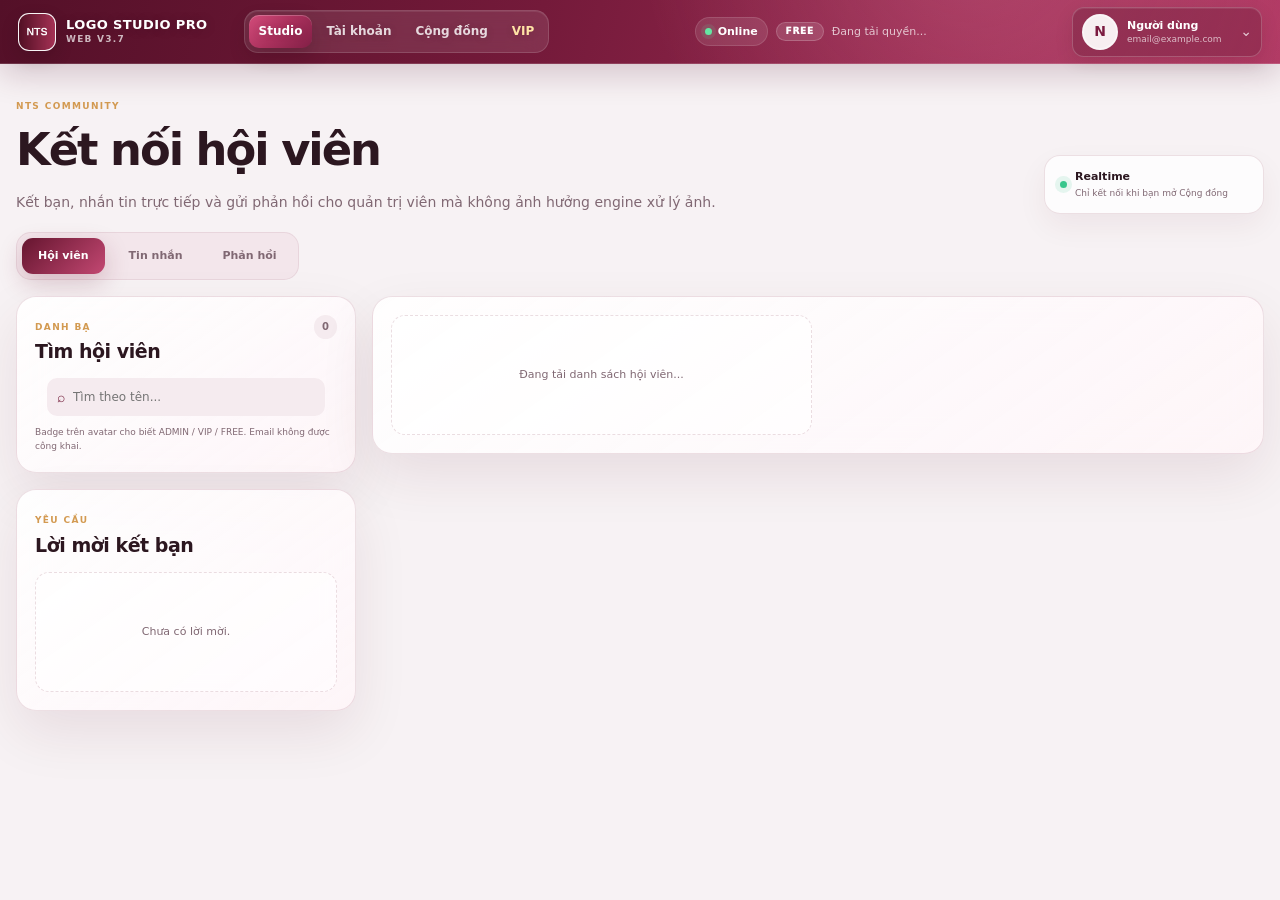
<file: _preview_community.html>
<!DOCTYPE html>

<html lang="vi">
<head>
<meta charset="utf-8"/>
<meta content="width=device-width, initial-scale=1, viewport-fit=cover" name="viewport"/>
<meta content="#711A37" name="theme-color"/>
<meta content="NTS Logo Studio Pro Web - công cụ đóng dấu ảnh trực quan với tài khoản người dùng." name="description"/>
<title>NTS Logo Studio Pro Web</title>
<link href="assets/brand/logo.png" rel="icon" type="image/png"/>
<link as="image" fetchpriority="high" href="assets/login/login-hero.png" rel="preload"/>
<link href="assets/styles.css" rel="stylesheet"/>
</head>
<body>
<div aria-atomic="false" aria-live="polite" class="toast-stack" id="toastStack"></div>
<main class="hidden auth-shell" id="authView">
<section aria-label="Giới thiệu NTS Logo Studio" class="auth-brand-panel" id="authBrandPanel">
<div aria-hidden="true" class="login-hero-media" id="loginHeroMedia"></div>
<img alt="" aria-hidden="true" class="login-hero-figure" id="loginHeroFigure" src="assets/login/login-hero.png"/>
<div class="brand-lockup">
<img alt="NTS" class="brand-logo-image" src="assets/brand/logo.png"/>
<div>
<div class="brand-name">LOGO STUDIO PRO</div>
<div class="brand-version">WEB EDITION</div>
</div>
</div>
<div class="brand-hero">
<span class="eyebrow" id="loginHeroEyebrow">NTS UI</span>
<h1 id="loginHeroTitle">NHÌN SANG PHẢI</h1>
<p id="loginHeroSubtitle">Đăng nhập để quản lý phiên làm việc, sử dụng giao diện tối ưu cho desktop, tablet và mobile.</p>
</div>
<div class="feature-grid">
<article class="feature-card">
<span class="feature-icon">◫</span>
<div>
<strong>Preview trực quan</strong>
<p>Before/After dạng thanh kéo, zoom và căn vị trí logo trực tiếp.</p>
</div>
</article>
<article class="feature-card">
<span class="feature-icon">⚡</span>
<div>
<strong>Nhẹ và riêng tư</strong>
<p>Preview xử lý tại trình duyệt; ảnh không tự động tải lên server.</p>
</div>
</article>
<article class="feature-card">
<span class="feature-icon">✓</span>
<div>
<strong>Tài khoản thật</strong>
<p>Đăng ký, đăng nhập, giữ phiên, quên mật khẩu và Google OAuth.</p>
</div>
</article>
</div>
<div class="brand-footer">NAM TIÊN SINH STUDIO · 2026</div>
</section>
<section class="auth-form-panel">
<div class="auth-card">
<div class="auth-heading">
<span class="auth-badge">NTS CLOUD</span>
<h2 id="authTitle">Chào mừng trở lại</h2>
<p id="authSubtitle">Đăng nhập để tiếp tục vào Logo Studio.</p>
</div>
<div aria-label="Đăng nhập hoặc đăng ký" class="auth-tabs" role="tablist">
<button aria-selected="true" class="auth-tab active" id="loginTab" role="tab" type="button">Đăng nhập</button>
<button aria-selected="false" class="auth-tab" id="registerTab" role="tab" type="button">Tạo tài khoản</button>
</div>
<form class="auth-form" id="authForm" novalidate="">
<div class="field hidden" id="nameField">
<label for="displayName">Tên hiển thị</label>
<div class="input-shell">
<span class="input-icon">A</span>
<input autocomplete="name" id="displayName" maxlength="60" name="displayName" placeholder="Ví dụ: Nam Tiên Sinh" type="text"/>
</div>
</div>
<div class="field">
<label for="email">Email</label>
<div class="input-shell">
<span class="input-icon">@</span>
<input autocomplete="email" id="email" inputmode="email" name="email" placeholder="ban@example.com" required="" type="email"/>
</div>
</div>
<div class="field">
<div class="field-label-row">
<label for="password">Mật khẩu</label>
<button class="text-button" id="forgotPassword" type="button">Quên mật khẩu?</button>
</div>
<div class="input-shell">
<span class="input-icon">•</span>
<input autocomplete="current-password" id="password" minlength="8" name="password" placeholder="Tối thiểu 8 ký tự" required="" type="password"/>
<button aria-label="Hiện mật khẩu" class="password-toggle" id="togglePassword" type="button">Hiện</button>
</div>
<div aria-hidden="true" class="password-strength hidden" id="passwordStrength">
<span></span><span></span><span></span><span></span>
</div>
</div>
<label class="check-row hidden" id="termsRow">
<input id="terms" type="checkbox"/>
<span>Tôi đồng ý với <a href="terms.html" rel="noopener" target="_blank">điều khoản sử dụng</a> và <a href="privacy.html" rel="noopener" target="_blank">chính sách bảo mật</a>.</span>
</label>
<button class="primary-button" id="authSubmit" type="submit">
<span id="authSubmitText">Đăng nhập</span>
<span aria-hidden="true" class="spinner hidden" id="authSpinner"></span>
</button>
</form>
<div class="divider"><span>hoặc</span></div>
<button class="oauth-button" id="googleLogin" type="button">
<svg aria-hidden="true" height="18" viewbox="0 0 24 24" width="18">
<path d="M21.6 12.23c0-.71-.06-1.4-.18-2.06H12v3.9h5.38a4.6 4.6 0 0 1-1.99 3.02v2.52h3.22c1.89-1.74 2.99-4.3 2.99-7.38Z" fill="#4285F4"></path>
<path d="M12 22c2.7 0 4.97-.9 6.62-2.39l-3.22-2.52c-.9.6-2.04.96-3.4.96-2.61 0-4.82-1.76-5.61-4.13H3.06v2.6A10 10 0 0 0 12 22Z" fill="#34A853"></path>
<path d="M6.39 13.92A6 6 0 0 1 6.07 12c0-.67.11-1.32.32-1.92v-2.6H3.06A10 10 0 0 0 2 12c0 1.62.39 3.15 1.06 4.52l3.33-2.6Z" fill="#FBBC05"></path>
<path d="M12 5.95c1.47 0 2.79.5 3.83 1.5l2.87-2.88A9.63 9.63 0 0 0 12 2a10 10 0 0 0-8.94 5.48l3.33 2.6C7.18 7.71 9.39 5.95 12 5.95Z" fill="#EA4335"></path>
</svg>
          Tiếp tục với Google
        </button>
<p class="auth-footnote" id="authFootnote">Phiên đăng nhập được lưu an toàn bằng Supabase Auth.</p>
</div>
</section>
</main>
<main class="app-shell" id="appView">
<header class="app-topbar">
<div class="app-brand">
<button aria-label="Mở thư viện" class="icon-button mobile-only" id="mobileLibraryToggle" type="button">☰</button>
<img alt="NTS" class="brand-logo-image small" src="assets/brand/logo.png"/>
<div class="app-brand-text">
<strong>LOGO STUDIO PRO</strong>
<span>WEB V3.7</span>
</div>
</div>
<nav aria-label="Điều hướng chính" class="app-nav">
<button class="app-nav-button active" data-page="studioPage" type="button">Studio</button>
<button class="app-nav-button" data-page="profilePage" type="button">Tài khoản</button>
<button class="app-nav-button" data-page="communityPage" type="button">Cộng đồng</button>
<button class="app-nav-button vip-nav" data-page="vipPage" type="button">VIP</button>
<button class="app-nav-button hidden" data-page="adminPage" id="adminNavButton" type="button">Quản trị</button>
</nav>
<div class="topbar-center status-center">
<span class="status-pill success"><span class="status-dot"></span> Online</span>
<span class="plan-badge free" id="topPlanBadge">FREE</span>
<span class="topbar-note" id="quotaText">Đang tải quyền...</span>
</div>
<div class="user-menu-wrap">
<button aria-expanded="false" class="user-chip" id="userMenuButton" type="button">
<span class="user-avatar">
<img alt="Ảnh đại diện" class="hidden" id="userAvatarImage" src="assets/brand/avatar-default.png"/>
<span id="userAvatarFallback">N</span>
</span>
<span class="user-copy">
<strong id="userDisplayName">Người dùng</strong>
<small id="userEmail">email@example.com</small>
</span>
<span class="chevron">⌄</span>
</button>
<div class="user-menu hidden" id="userMenu">
<div class="user-menu-heading">
<strong id="menuDisplayName">Người dùng</strong>
<span id="menuEmail">email@example.com</span>
</div>
<button class="menu-button" data-page="profilePage" type="button">Hồ sơ cá nhân</button>
<button class="menu-button" data-page="communityPage" type="button">Bạn bè &amp; Tin nhắn</button>
<button class="menu-button vip-menu-item" data-page="vipPage" type="button">Nâng cấp VIP</button>
<button class="menu-button hidden" data-page="adminPage" id="adminQuickMenu" type="button">Trang quản trị</button>
<button class="menu-danger" id="logoutButton" type="button">Đăng xuất</button>
</div>
</div>
</header>
<section class="app-page hidden" id="studioPage">
<div class="workspace">
<aside class="side-panel library-panel" id="libraryPanel">
<div class="panel-heading-row">
<div>
<span class="step-label">01</span>
<h2>Thư viện ảnh</h2>
</div>
<span class="count-chip" id="imageCount">0 ảnh</span>
</div>
<label class="drop-zone" for="imageInput" id="dropZone">
<input accept="image/*" hidden="" id="imageInput" multiple="" type="file"/>
<div class="drop-icon">＋</div>
<strong>Thêm ảnh</strong>
<span>Kéo thả hoặc bấm để chọn</span>
</label>
<div class="search-shell">
<span>⌕</span>
<input id="imageSearch" placeholder="Tìm tên ảnh..." type="search"/>
</div>
<div class="image-list" id="imageList">
<div class="empty-list-state">
<div class="empty-icon">▧</div>
<strong>Chưa có ảnh</strong>
<p>Thêm ảnh để bắt đầu preview.</p>
</div>
</div>
<div class="library-selection-bar">
<div class="selection-summary"><strong id="selectedCount">0</strong><span>đã chọn để xuất</span></div>
<div class="selection-actions">
<button class="text-button" id="selectAllImages" type="button">Chọn tất cả</button>
<button class="text-button" id="clearSelection" type="button">Bỏ chọn</button>
</div>
</div>
<div class="panel-footer-actions">
<button class="secondary-button" id="clearImages" type="button">Xóa danh sách</button>
</div>
</aside>
<section class="preview-panel">
<div class="preview-toolbar">
<div class="preview-title-wrap">
<span class="step-label">02</span>
<div>
<h2>Preview</h2>
<p id="previewMeta">Chưa có ảnh được chọn</p>
</div>
</div>
<div class="preview-actions preview-zoom-actions">
<button class="tool-button active" id="compareToggle" type="button">◫ Before / After</button>
<div aria-label="Điều khiển thu phóng preview" class="zoom-cluster">
<button class="tool-button icon-tool" id="zoomOutPreview" title="Thu nhỏ" type="button">−</button>
<button class="tool-button active" id="fitPreview" title="Căn vừa toàn bộ ảnh" type="button">Vừa khung</button>
<button class="tool-button" id="actualSizePreview" title="Xem gần kích thước 100%" type="button">100%</button>
<button class="tool-button icon-tool" id="zoomInPreview" title="Phóng to" type="button">+</button>
<span class="zoom-label" id="previewZoomLabel">FIT</span>
</div>
</div>
</div>
<div class="preview-stage" id="previewStage">
<div class="preview-empty" id="previewEmpty">
<div class="preview-empty-mark">NTS</div>
<h3>Thêm ảnh và logo để bắt đầu</h3>
<p>Ảnh preview được xử lý cục bộ trên trình duyệt.</p>
</div>
<div class="compare-frame hidden" id="compareFrame">
<canvas class="preview-canvas" id="afterCanvas"></canvas>
<div class="before-clip" id="beforeClip">
<canvas class="preview-canvas" id="beforeCanvas"></canvas>
</div>
<div aria-label="So sánh Before After" aria-valuemax="100" aria-valuemin="0" aria-valuenow="50" class="split-divider" id="splitDivider" role="slider" tabindex="0">
<span class="split-handle">↔</span>
</div>
<span class="compare-badge before-badge">BEFORE</span>
<span class="compare-badge after-badge">AFTER</span>
</div>
<div class="preview-hud hidden" id="previewHud">
<span class="hud-spinner"></span>
<span id="previewHudText">Đang xử lý preview...</span>
</div>
</div>
<div class="preview-bottom-bar">
<div class="preview-hint">Kéo thanh giữa để so sánh ảnh gốc và ảnh đã gắn logo.</div>
<div class="selected-chip" id="selectedImageStatus">0 ảnh</div>
</div>
</section>
<aside class="side-panel settings-panel" id="settingsPanel">
<div class="panel-heading-row sticky-heading">
<div>
<span class="step-label">03</span>
<h2>Thiết lập logo</h2>
</div>
<button aria-label="Đóng thiết lập" class="icon-button mobile-only" id="mobileSettingsClose" type="button">×</button>
</div>
<div class="settings-scroll">
<section class="setting-section">
<div class="section-label">LOGO</div>
<label class="logo-picker" for="logoInput">
<input accept="image/png,image/webp,image/jpeg" hidden="" id="logoInput" type="file"/>
<div class="logo-preview-box" id="logoPreviewBox">LOGO</div>
<div class="logo-picker-copy">
<strong id="logoFileName">Chọn file logo</strong>
<span>Khuyến nghị PNG nền trong suốt</span>
</div>
<span class="logo-change">Đổi</span>
</label>
<div class="logo-quality-status" id="logoQualityStatus"><span>◇</span><div><strong>Chất lượng logo</strong><small>Chọn PNG/WebP nền trong suốt từ 1000 px trở lên để xuất nét nhất.</small></div></div>
</section>
<section class="setting-section">
<div class="section-label-row">
<div class="section-label">VỊ TRÍ</div>
<button class="text-button" id="resetTransform" type="button">Reset</button>
</div>
<div aria-label="Chọn vị trí logo" class="position-grid" id="positionGrid">
<button data-pos="NW" type="button">↖</button><button data-pos="N" type="button">↑</button><button data-pos="NE" type="button">↗</button>
<button data-pos="W" type="button">←</button><button data-pos="C" type="button">●</button><button data-pos="E" type="button">→</button>
<button data-pos="SW" type="button">↙</button><button data-pos="S" type="button">↓</button><button class="active" data-pos="SE" type="button">↘</button>
</div>
</section>
<section class="setting-section">
<div class="control-row">
<div class="control-copy"><label for="opacityRange">Độ mờ</label><span id="opacityValue">92%</span></div>
<input id="opacityRange" max="100" min="0" type="range" value="92"/>
</div>
<div class="control-row">
<div class="control-copy"><label for="sizeRange">Kích thước</label><span id="sizeValue">18%</span></div>
<input id="sizeRange" max="80" min="2" type="range" value="18"/>
</div>
<input aria-hidden="true" class="hidden" id="paddingRange" max="3000" min="0" tabindex="-1" type="range" value="28"/>
<span aria-hidden="true" class="hidden" id="paddingValue">28 px</span>
<div class="precision-control-group">
<div class="precision-group-head">
<div><strong>KHOẢNG CÁCH LỀ</strong><small>Hai trục độc lập, tính theo kích thước thật của từng ảnh.</small></div>
<button class="text-button" id="resetMargins" type="button">Reset lề</button>
</div>
<div class="control-row precision-row">
<div class="control-copy"><label for="paddingXRange">Lề ngang X</label><span id="paddingXValue">28 px</span></div>
<div class="range-number-grid">
<input id="paddingXRange" max="3000" min="0" step="1" type="range" value="28"/>
<input aria-label="Lề ngang X chính xác theo pixel" class="precision-number" id="paddingXNumber" inputmode="numeric" max="3000" min="0" step="1" type="number" value="28"/>
</div>
</div>
<div class="control-row precision-row">
<div class="control-copy"><label for="paddingYRange">Lề dọc Y</label><span id="paddingYValue">28 px</span></div>
<div class="range-number-grid">
<input id="paddingYRange" max="3000" min="0" step="1" type="range" value="28"/>
<input aria-label="Lề dọc Y chính xác theo pixel" class="precision-number" id="paddingYNumber" inputmode="numeric" max="3000" min="0" step="1" type="number" value="28"/>
</div>
</div>
</div>
<div class="precision-control-group offset-group">
<div class="precision-group-head">
<div><strong>TINH CHỈNH VỊ TRÍ</strong><small>Dịch logo khỏi vị trí neo mà không làm thay đổi khoảng lề.</small></div>
</div>
<div class="control-row precision-row">
<div class="control-copy"><label for="offsetXRange">Dịch ngang X</label><span id="offsetXValue">0 px</span></div>
<div class="range-number-grid">
<input id="offsetXRange" max="3000" min="-3000" step="1" type="range" value="0"/>
<input aria-label="Dịch ngang X chính xác theo pixel" class="precision-number" id="offsetXNumber" inputmode="numeric" max="3000" min="-3000" step="1" type="number" value="0"/>
</div>
</div>
<div class="control-row precision-row">
<div class="control-copy"><label for="offsetYRange">Dịch dọc Y</label><span id="offsetYValue">0 px</span></div>
<div class="range-number-grid">
<input id="offsetYRange" max="3000" min="-3000" step="1" type="range" value="0"/>
<input aria-label="Dịch dọc Y chính xác theo pixel" class="precision-number" id="offsetYNumber" inputmode="numeric" max="3000" min="-3000" step="1" type="number" value="0"/>
</div>
<div aria-label="Dịch logo nhanh 1 pixel" class="nudge-pad">
<span></span><button data-nudge="y:-1" title="Lên 1 px" type="button">↑</button><span></span>
<button data-nudge="x:-1" title="Trái 1 px" type="button">←</button><button aria-hidden="true" data-nudge="x:0" disabled="" type="button">•</button><button data-nudge="x:1" title="Phải 1 px" type="button">→</button>
<span></span><button data-nudge="y:1" title="Xuống 1 px" type="button">↓</button><span></span>
</div>
</div>
</div>
<div class="control-row">
<div class="control-copy"><label for="rotationRange">Xoay</label><span id="rotationValue">0°</span></div>
<input id="rotationRange" max="180" min="-180" type="range" value="0"/>
<div class="quick-angle-row">
<button data-angle="-90" type="button">−90°</button>
<button data-angle="0" type="button">0°</button>
<button data-angle="90" type="button">+90°</button>
</div>
</div>
</section>
<section class="setting-section compact-section">
<label class="toggle-row">
<span><strong>Giữ logo trong khung</strong><small>Tránh watermark đi ra ngoài ảnh</small></span>
<input checked="" id="keepInsideToggle" type="checkbox"/>
<span class="toggle-ui"></span>
</label>
</section>
<section class="setting-section">
<div class="section-label">ĐỒNG BỘ CẤU HÌNH</div>
<div class="action-grid">
<button class="secondary-button" id="applySelectedButton" type="button">Áp dụng ảnh đã chọn</button>
<button class="secondary-button" id="applyAllButton" type="button">Áp dụng tất cả</button>
</div>
<div class="smart-apply-note"><strong>SMART APPLY 3.3</strong><span>Lề ngang scale theo chiều rộng, lề dọc scale theo chiều cao; Dịch X/Y cũng scale theo đúng trục. Ảnh ngang và ảnh dọc vì vậy giữ bố cục tương đối ổn định mà vẫn cho tinh chỉnh độc lập từng lề.</span></div>
</section>
<section class="setting-section export-section">
<div class="section-label-row">
<div class="section-label">XUẤT ẢNH</div>
<span class="export-badge" id="exportSelectionBadge">0 ảnh</span>
</div>
<div class="export-performance-card">
<div class="export-performance-head">
<div><strong>Engine xuất V3.3</strong><small>Turbo dùng Web Worker song song trên PC; không phụ thuộc requestAnimationFrame nên đổi tab không còn làm batch đứng ở điểm yield.</small></div>
<span class="engine-badge" data-kind="turbo" id="exportEngineStatus">TURBO</span>
</div>
<label class="export-mode-field" for="exportSpeedMode">
<span>Chế độ tốc độ</span>
<select id="exportSpeedMode">
<option value="turbo">Turbo — nhanh nhất</option>
<option value="balanced">Cân bằng</option>
<option value="quality">Chất lượng tối đa</option>
</select>
</label>
</div>
<label class="toggle-row export-quality-toggle">
<span><strong>PNG siêu nét</strong><small>Giữ chi tiết logo/text tốt nhất; file sẽ lớn hơn JPG/WebP và mã hóa chậm hơn.</small></span>
<input id="losslessExportToggle" type="checkbox"/>
<span class="toggle-ui"></span>
</label>
<button class="primary-button full-width" id="exportSelectedButton" type="button">⇩ XUẤT ẢNH ĐÃ CHỌN</button>
<div class="action-grid export-secondary-row">
<button class="secondary-button" id="exportAllButton" type="button">Xuất tất cả</button>
<button class="secondary-button" id="exportCurrentButton" type="button">Ảnh hiện tại</button>
</div>
<button class="danger-soft-button full-width hidden" id="cancelExportButton" type="button">Dừng sau ảnh đang xử lý</button>
<div class="batch-progress-shell">
<div class="batch-progress-track"><span id="batchProgressBar"></span></div>
<div class="batch-progress-text" id="batchProgressText">Sẵn sàng xuất.</div>
</div>
<p class="section-note">PC: Turbo Worker xử lý song song và tiếp tục khi bạn chuyển sang tab khác trong điều kiện trình duyệt chưa đóng băng trang. Chrome/Edge có thể ghi trực tiếp vào thư mục. Mobile: app ưu tiên bảng Chia sẻ để lưu vào Photos/Gallery.</p>
<div class="mobile-export-hint hidden" id="mobileExportHint"></div>
</section>
</div>
</aside>
</div>
<button class="mobile-fab mobile-only" id="mobileSettingsToggle" type="button">⚙ Thiết lập</button>
</section>
<section class="app-page account-page hidden" id="profilePage">
<div class="page-container v36-page-shell">
<div class="v36-page-heading">
<div><span class="v36-kicker">TÀI KHOẢN</span><h1>Hồ sơ cá nhân</h1><p>Thông tin, hình ảnh và trạng thái hội viên của bạn được đồng bộ an toàn.</p></div>
<div class="v37-profile-heading-actions"><button class="primary-button" id="editProfileButton" type="button">Chỉnh sửa hồ sơ</button><button class="primary-button v36-save-profile hidden" id="saveProfileButtonTop" type="button">Lưu thay đổi</button></div>
</div>
<div class="profile-hero-card v36-profile-hero">
<img alt="Ảnh bìa" class="profile-cover" id="profileCoverPreview" src="assets/brand/cover-default.png"/>
<div class="profile-hero-overlay"></div>
<div class="profile-identity">
<img alt="Ảnh đại diện" class="profile-avatar-large" id="profileAvatarPreview" src="assets/brand/avatar-default.png"/>
<div><div class="profile-name-row"><h1 id="profileNameHero">Người dùng</h1><span class="plan-badge free" id="profilePlanBadge">FREE</span></div><p id="profileEmailHero">email@example.com</p><span class="profile-membership-text" id="profileMembershipText">Đang tải gói thành viên...</span></div>
</div>
</div>
<div class="v37-profile-overview">
<article class="v37-profile-about">
<span class="v37-overview-label">GIỚI THIỆU</span>
<p id="profileBioSummary">Chưa có giới thiệu. Bấm “Chỉnh sửa hồ sơ” để bổ sung thông tin.</p>
</article>
<div class="v37-profile-overview-note"><span>Ảnh bìa · Ảnh đại diện · Gói hội viên</span><small>Chỉ mở công cụ chỉnh sửa khi bạn chủ động bấm Chỉnh sửa.</small></div>
</div>
<div class="account-grid v36-account-grid v37-profile-edit-area" id="profileEditArea">
<form class="content-card profile-form-card v36-glass-card v37-profile-edit-panel hidden" id="profileForm">
<div class="card-heading v37-profile-editor-heading"><div><span class="eyebrow">CHỈNH SỬA</span><h2>Thông tin cá nhân</h2><p>Chọn ảnh mới để mở trình căn vị trí. Ảnh hiện tại vẫn giữ nguyên nếu bạn không thay đổi.</p></div><div class="v37-editor-actions"><button class="secondary-button compact" id="cancelProfileEditButton" type="button">Hủy</button><button class="primary-button compact" id="saveProfileButton" type="submit">Lưu thay đổi</button></div></div>
<div class="media-upload-grid profile-media-editor-grid v36-profile-media-grid">
<section class="media-upload-card enhanced-media-card profile-media-editor v36-media-card" data-media-kind="avatar" id="avatarMediaEditor">
<div class="v36-media-card-head"><div><span class="v36-media-icon">◎</span><strong>Ảnh đại diện</strong><p>Dùng JPG/PNG/WebP. Preview hiện ngay khi chọn.</p></div><label class="media-file-button">Chọn ảnh<input accept="image/*" id="profileAvatarInput" type="file"/></label></div>
<div class="v36-media-editor-body hidden" id="avatarEditorBody">
<div aria-label="Kéo để chỉnh vị trí ảnh đại diện" class="v36-crop-surface avatar-crop-surface" id="avatarEditorSurface" tabindex="0">
<img alt="Preview ảnh đại diện" draggable="false" id="avatarEditorPreview" src="assets/brand/avatar-default.png"/>
<div class="v36-crop-guide"><span></span></div>
<div class="v36-drag-hint">Kéo ảnh để căn · cuộn để zoom</div>
</div>
<div class="profile-position-controls v36-position-controls">
<label><span>Ngang X</span><input id="avatarPosX" max="100" min="0" type="range" value="50"/><b id="avatarPosXValue">50%</b></label>
<label><span>Dọc Y</span><input id="avatarPosY" max="100" min="0" type="range" value="50"/><b id="avatarPosYValue">50%</b></label>
<label><span>Zoom</span><input id="avatarZoom" max="220" min="100" type="range" value="100"/><b id="avatarZoomValue">100%</b></label>
</div>
<div class="media-editor-actions"><button class="secondary-button compact" id="centerAvatarButton" type="button">Căn giữa</button><button class="text-button danger-text" id="removeAvatarButton" type="button">Xóa ảnh</button></div>
</div>
<div class="v36-media-empty" id="avatarEmptyHint"><span>＋</span><p>Chọn ảnh để mở trình căn vị trí.</p></div>
</section>
<section class="media-upload-card enhanced-media-card profile-media-editor v36-media-card" data-media-kind="cover" id="coverMediaEditor">
<div class="v36-media-card-head"><div><span class="v36-media-icon">▱</span><strong>Ảnh bìa</strong><p>Ảnh ngang cho kết quả đẹp nhất, ảnh dọc vẫn hỗ trợ.</p></div><label class="media-file-button">Chọn ảnh<input accept="image/*" id="profileCoverInput" type="file"/></label></div>
<div class="v36-media-editor-body hidden" id="coverEditorBody">
<div aria-label="Kéo để chỉnh vị trí ảnh bìa" class="v36-crop-surface cover-crop-surface" id="coverEditorSurface" tabindex="0">
<img alt="Preview ảnh bìa" draggable="false" id="coverEditorPreview" src="assets/brand/cover-default.png"/>
<div class="v36-crop-guide cover"><span></span></div>
<div class="v36-drag-hint">Kéo ảnh để căn · cuộn để zoom</div>
</div>
<div class="profile-position-controls v36-position-controls">
<label><span>Ngang X</span><input id="coverPosX" max="100" min="0" type="range" value="50"/><b id="coverPosXValue">50%</b></label>
<label><span>Dọc Y</span><input id="coverPosY" max="100" min="0" type="range" value="50"/><b id="coverPosYValue">50%</b></label>
<label><span>Zoom</span><input id="coverZoom" max="220" min="100" type="range" value="100"/><b id="coverZoomValue">100%</b></label>
</div>
<div class="media-editor-actions"><button class="secondary-button compact" id="centerCoverButton" type="button">Căn giữa</button><button class="text-button danger-text" id="removeCoverButton" type="button">Xóa ảnh</button></div>
</div>
<div class="v36-media-empty" id="coverEmptyHint"><span>＋</span><p>Chọn ảnh để mở trình căn vị trí.</p></div>
</section>
</div>
<div class="profile-media-status v36-inline-status" id="profileMediaStatus">Chưa có thay đổi hình ảnh.</div>
<div class="form-grid two-col">
<div class="field"><label for="profileDisplayName">Tên hiển thị</label><div class="input-shell"><input id="profileDisplayName" maxlength="60" required=""/></div></div>
<div class="field"><label for="profileEmail">Email</label><div class="input-shell"><input id="profileEmail" readonly="" type="email"/></div></div>
</div>
<div class="field"><div class="field-label-row"><label for="profileBio">Bio</label><span class="muted">Tối đa 500 ký tự</span></div><textarea id="profileBio" maxlength="500" placeholder="Giới thiệu ngắn về bạn..." rows="5"></textarea></div>
</form>
<aside class="content-card account-status-card v36-glass-card v36-sticky-card v37-membership-summary-card" id="profileMembershipCard">
<span class="eyebrow">HỘI VIÊN</span><h2>Gói hiện tại</h2>
<div class="v36-plan-summary"><span id="v36ProfilePlanIcon">◇</span><div><strong id="v36ProfilePlanName">FREE</strong><small id="v36ProfilePlanSub">10 ảnh mỗi tháng</small></div></div>
<div class="quota-meter"><div><span>Đã dùng tháng này</span><strong><span id="quotaUsed">0</span> / <span id="quotaLimit">10</span></strong></div><div class="quota-track"><span id="profileQuotaBar"></span></div></div>
<div class="account-detail-row"><span>VIP hết hạn</span><strong id="vipUntilText">Chưa kích hoạt VIP</strong></div>
<button class="primary-button full-width" data-page="vipPage" id="upgradeCta" type="button">Xem các gói VIP</button>
</aside>
</div>
</div>
</section>
<section class="app-page community-page" id="communityPage">
<div class="page-container v37-community-shell">
<div class="v37-page-title-row">
<div><span class="v37-kicker">NTS COMMUNITY</span><h1>Kết nối hội viên</h1><p>Kết bạn, nhắn tin trực tiếp và gửi phản hồi cho quản trị viên mà không ảnh hưởng engine xử lý ảnh.</p></div>
<div class="v37-community-status"><span class="status-dot"></span><strong>Realtime</strong><small>Chỉ kết nối khi bạn mở Cộng đồng</small></div>
</div>
<div class="v37-community-tabs" role="tablist">
<button class="v37-community-tab active" data-community-tab="people" type="button">Hội viên</button>
<button class="v37-community-tab" data-community-tab="chat" type="button">Tin nhắn <span class="v37-tab-badge hidden" id="communityUnreadBadge">0</span></button>
<button class="v37-community-tab" data-community-tab="feedback" type="button">Phản hồi</button>
</div>
<section class="v37-community-panel" id="communityPeoplePanel">
<div class="v37-community-grid">
<aside class="v37-community-side">
<div class="v37-glass-card v37-search-members-card">
<div class="v37-card-head"><div><span class="v37-kicker">DANH BẠ</span><h2>Tìm hội viên</h2></div><span class="count-chip" id="communityMemberCount">0</span></div>
<div class="search-shell"><span>⌕</span><input autocomplete="off" id="communityMemberSearch" placeholder="Tìm theo tên..." type="search"/></div>
<p class="v37-card-note">Badge trên avatar cho biết ADMIN / VIP / FREE. Email không được công khai.</p>
</div>
<div class="v37-glass-card">
<div class="v37-card-head"><div><span class="v37-kicker">YÊU CẦU</span><h2>Lời mời kết bạn</h2></div></div>
<div class="v37-mini-list" id="friendRequestsList"><div class="v37-empty-state">Chưa có lời mời.</div></div>
</div>
</aside>
<div class="v37-glass-card v37-member-directory-card">
<div class="v37-member-directory" id="communityMemberList"><div class="v37-empty-state">Đang tải danh sách hội viên...</div></div>
</div>
</div>
</section>
<section class="v37-community-panel hidden" id="communityChatPanel">
<div class="v37-chat-layout">
<aside class="v37-glass-card v37-chat-contacts">
<div class="v37-card-head"><div><span class="v37-kicker">BẠN BÈ</span><h2>Cuộc trò chuyện</h2></div></div>
<div class="v37-chat-contact-list" id="chatContactList"><div class="v37-empty-state">Kết bạn với hội viên để bắt đầu nhắn tin.</div></div>
</aside>
<section class="v37-glass-card v37-chat-room">
<header class="v37-chat-room-head" id="chatRoomHeader"><div class="v37-chat-placeholder-title"><strong>Chọn một người bạn</strong><span>Tin nhắn chỉ hiển thị giữa hai tài khoản.</span></div></header>
<div class="v37-chat-messages" id="chatMessages"><div class="v37-chat-empty">Chọn một hội viên ở bên trái để trò chuyện.</div></div>
<form class="v37-chat-composer" id="chatComposer">
<textarea disabled="" id="chatMessageInput" maxlength="2000" placeholder="Nhập tin nhắn..." rows="1"></textarea>
<button class="primary-button" disabled="" id="sendChatMessage" type="submit">Gửi</button>
</form>
</section>
</div>
</section>
<section class="v37-community-panel hidden" id="communityFeedbackPanel">
<div class="v37-feedback-layout">
<form class="v37-glass-card v37-feedback-form" id="feedbackForm">
<div class="v37-card-head"><div><span class="v37-kicker">PHẢN HỒI</span><h2>Góp ý cho NTS Logo Studio</h2><p>Admin sẽ thấy phản hồi này trong Trung tâm quản trị.</p></div></div>
<div class="form-grid two-col"><div class="field"><label for="feedbackType">Loại phản hồi</label><select id="feedbackType"><option value="comment">Bình luận</option><option value="suggestion">Đề xuất</option><option value="bug">Báo lỗi</option><option value="other">Khác</option></select></div><div class="field"><label for="feedbackRating">Đánh giá</label><select id="feedbackRating"><option value="">Không chấm điểm</option><option value="5">5 - Rất tốt</option><option value="4">4 - Tốt</option><option value="3">3 - Bình thường</option><option value="2">2 - Chưa tốt</option><option value="1">1 - Kém</option></select></div></div>
<div class="field"><label for="feedbackContent">Nội dung</label><textarea id="feedbackContent" maxlength="3000" placeholder="Điều gì đang tốt, điều gì cần sửa hoặc tính năng bạn muốn có?" required="" rows="7"></textarea></div>
<div class="v37-form-footer"><span id="feedbackCharCount">0 / 3000</span><button class="primary-button" id="submitFeedbackButton" type="submit">Gửi phản hồi</button></div>
</form>
<div class="v37-glass-card v37-feedback-history-card"><div class="v37-card-head"><div><span class="v37-kicker">LỊCH SỬ</span><h2>Phản hồi của bạn</h2></div><button class="secondary-button compact" id="refreshFeedbackButton" type="button">↻</button></div><div class="v37-feedback-list" id="myFeedbackList"><div class="v37-empty-state">Chưa có phản hồi.</div></div></div>
</div>
</section>
</div>
</section>
<section class="app-page membership-page hidden" id="vipPage">
<div class="page-container v36-page-shell v36-membership-shell">
<div class="membership-hero premium-membership-hero v36-membership-hero">
<div><span class="auth-badge">NTS MEMBERSHIP</span><h1>Chọn gói phù hợp với cách bạn làm việc.</h1><p>Xem quyền lợi trước, chọn gói, xác nhận rồi mới chuyển sang bước thanh toán. payOS tự đối soát và chỉ kích hoạt VIP khi nhận đủ đúng số tiền.</p></div>
<div class="v36-current-membership"><span class="v36-live-dot"></span><div><small>Gói đang dùng</small><strong id="v36CurrentPlan">FREE</strong><span id="v36CurrentPlanDetail">Đang đồng bộ...</span></div></div>
</div>
<section class="v36-plan-section">
<div class="v36-section-heading"><div><span class="eyebrow">GÓI HỘI VIÊN</span><h2>Chọn thời hạn đăng ký</h2><p>Giá được lấy từ cấu hình quản trị và tính server-side khi tạo đơn.</p></div><div class="v36-price-base"><span>Giá cơ sở</span><strong id="vipPrice">200.000 ₫</strong><small>/ tháng</small></div></div>
<div class="v36-plan-grid">
<article class="v36-plan-card free-plan-card">
<div class="v36-plan-card-top"><span class="plan-badge free">FREE</span><span class="v36-plan-note">Dùng thử</span></div>
<h3>Miễn phí</h3><div class="v36-plan-price"><strong>0đ</strong><span>/ tháng</span></div>
<p>Dành cho nhu cầu cơ bản và thử workflow.</p>
<ul><li><strong id="freeLimitCopy">10 ảnh/tháng</strong></li><li>Before / After</li><li>Smart Apply</li><li>Hồ sơ cá nhân</li></ul>
<button class="secondary-button full-width" disabled="" type="button">Gói mặc định</button>
</article>
<div aria-label="Chọn thời hạn VIP" class="v36-vip-plan-wrap" id="vipDurationSelector" role="group">
<article class="v36-plan-card vip-plan-card active" data-plan-card="1"><div class="v36-plan-card-top"><span class="plan-badge vip">VIP</span><span class="v36-plan-note">Linh hoạt</span></div><h3>VIP 1 tháng</h3><div class="v36-plan-price"><strong id="price1Month">200.000 ₫</strong><span>/ gói</span></div><p>Phù hợp khi cần xử lý một đợt ảnh lớn.</p><ul><li>Không giới hạn quota trong app</li><li>Turbo Batch Export</li><li>PNG siêu nét</li><li>Đầy đủ công cụ Studio</li></ul><button class="primary-button full-width v36-register-plan" data-months="1" type="button">Đăng ký 1 tháng</button></article>
<article class="v36-plan-card vip-plan-card featured" data-plan-card="3"><div class="v36-featured-ribbon">PHỔ BIẾN</div><div class="v36-plan-card-top"><span class="plan-badge vip">VIP</span><span class="v36-plan-note">Phổ biến</span></div><h3>VIP 3 tháng</h3><div class="v36-plan-price"><strong id="price3Month">600.000 ₫</strong><span>/ gói</span></div><p>Ổn định cho công việc ảnh định kỳ.</p><ul><li>Tất cả quyền VIP</li><li>Không giới hạn quota</li><li>Batch desktop/mobile</li><li>Ưu tiên hỗ trợ</li></ul><button class="primary-button full-width v36-register-plan" data-months="3" type="button">Đăng ký 3 tháng</button></article>
<article class="v36-plan-card vip-plan-card" data-plan-card="6"><div class="v36-plan-card-top"><span class="plan-badge vip">VIP</span><span class="v36-plan-note">Ổn định</span></div><h3>VIP 6 tháng</h3><div class="v36-plan-price"><strong id="price6Month">1.200.000 ₫</strong><span>/ gói</span></div><p>Dành cho workflow lâu dài.</p><ul><li>Tất cả quyền VIP</li><li>Turbo Worker</li><li>Smart Apply nâng cao</li><li>Lịch sử thanh toán</li></ul><button class="primary-button full-width v36-register-plan" data-months="6" type="button">Đăng ký 6 tháng</button></article>
<article class="v36-plan-card vip-plan-card" data-plan-card="12"><div class="v36-plan-card-top"><span class="plan-badge vip">VIP</span><span class="v36-plan-note">Dài hạn</span></div><h3>VIP 12 tháng</h3><div class="v36-plan-price"><strong id="price12Month">2.400.000 ₫</strong><span>/ gói</span></div><p>Một lần đăng ký cho cả năm.</p><ul><li>Tất cả quyền VIP</li><li>Không giới hạn quota</li><li>Toàn bộ tính năng mới trong kỳ VIP</li><li>Ưu tiên hỗ trợ</li></ul><button class="primary-button full-width v36-register-plan" data-months="12" type="button">Đăng ký 12 tháng</button></article>
</div>
</div>
<div aria-hidden="true" class="v36-hidden-payment-mirrors"><strong id="paymentAmount">200.000 ₫</strong><span id="selectedPlanMonths">1 tháng VIP</span><strong id="autoPayAmount">200.000 ₫</strong><span id="autoPayMonths">1 tháng VIP</span></div>
</section>
<section class="content-card v36-payment-policy-card">
<div><span class="v36-policy-icon">✓</span><div><strong>Đúng tiền → tự kích hoạt VIP</strong><p>Webhook payOS xác minh chữ ký và số tiền trước khi cộng thời hạn.</p></div></div>
<div><span class="v36-policy-icon warning">!</span><div><strong>Thiếu hoặc dư → không tự mở</strong><p>Giao dịch được đưa vào trạng thái cần xử lý; không cấp quyền sai.</p></div></div>
<div><span class="v36-policy-icon">↻</span><div><strong>Đối soát tự động</strong><p>Trang tự cập nhật trạng thái thanh toán khi webhook hoàn tất.</p></div></div>
</section>
<details class="manual-payment-fallback v36-manual-payment">
<summary><span>Phương án dự phòng</span><strong>Thanh toán thủ công</strong><small>Dùng khi kênh payOS tạm thời không khả dụng.</small></summary>
<div class="manual-payment-body">
<div class="payment-layout smart-payment-layout">
<article class="content-card qr-card smart-qr-card"><div class="card-heading"><div><span class="eyebrow">QR THỦ CÔNG</span><h2>Chuyển khoản ngân hàng</h2></div><span class="secure-chip">FALLBACK</span></div><div class="qr-stage"><img alt="QR thanh toán VIP" class="payment-qr" id="paymentQr" src="assets/payment/payment-qr.png"/></div><p class="qr-replace-note">Chỉ dùng luồng này khi thanh toán tự động không khả dụng.</p></article>
<article class="content-card payment-info-card smart-payment-info"><div class="card-heading"><div><span class="eyebrow">THÔNG TIN ĐỐI SOÁT</span><h2>Thông tin chuyển khoản</h2></div></div><div class="smart-pay-row"><div><span>Ngân hàng</span><strong id="paymentBank">—</strong></div></div><div class="smart-pay-row"><div><span>Chủ tài khoản</span><strong id="paymentAccountName">—</strong></div></div><div class="smart-pay-row copy-row"><div><span>Số tài khoản</span><strong id="paymentAccountNumber">—</strong></div><button class="mini-button" id="copyPaymentAccount" type="button">Sao chép</button></div><div class="smart-pay-row copy-row emphasis"><div><span>Số tiền</span><strong id="paymentAmountCopy">200.000 ₫</strong></div><button class="mini-button" id="copyPaymentAmount" type="button">Sao chép</button></div><div class="payment-content-box"><span>Nội dung bắt buộc</span><strong id="paymentContent">NTSVIP-USER</strong><button class="mini-button" id="copyPaymentContent" type="button">Sao chép</button></div><div class="payment-quick-actions"><button class="secondary-button compact" id="sharePaymentDetails" type="button">Chia sẻ</button><button class="primary-button compact" id="markTransferredButton" type="button">Tôi đã chuyển</button></div><p class="muted payment-support" id="paymentSupport"></p></article>
</div>
<form class="content-card payment-submit-card smart-payment-confirm" id="vipPaymentForm"><div class="card-heading"><div><span class="eyebrow">XÁC NHẬN THỦ CÔNG</span><h2>Gửi minh chứng</h2><p>Chỉ sử dụng khi thanh toán tự động không khả dụng.</p></div><span class="payment-live-status" id="paymentAutoStatus">Sẵn sàng</span></div><div class="payment-order-summary"><span>Mã đơn</span><strong id="paymentOrderCode">NTSVIP-USER</strong><span>Thời hạn</span><strong id="paymentOrderMonths">1 tháng</strong><span>Số tiền</span><strong id="paymentOrderAmount">200.000 ₫</strong></div><div class="form-grid two-col"><div class="field"><label for="paymentTransactionCode">Mã giao dịch</label><div class="input-shell"><input id="paymentTransactionCode" maxlength="120" placeholder="Ví dụ: FT123456789"/></div></div><div class="field"><label for="paymentProof">Ảnh/PDF minh chứng</label><div class="input-shell file-shell"><input accept="image/jpeg,image/png,image/webp,application/pdf" id="paymentProof" type="file"/></div></div></div><div class="field"><label for="paymentNote">Ghi chú</label><textarea id="paymentNote" maxlength="500" placeholder="Ghi chú thêm cho quản trị viên" rows="3"></textarea></div><div class="payment-submit-actions"><div class="payment-trust-note"><span>✓</span><p>Admin chỉ xử lý phương án thủ công khi cần.</p></div><button class="primary-button" id="submitPaymentButton" type="submit">Gửi yêu cầu xác nhận</button></div></form>
</div>
</details>
<div class="content-card payment-history-card v36-history-card"><div class="card-heading"><div><span class="eyebrow">LỊCH SỬ</span><h2>Đăng ký &amp; thanh toán</h2><p>Theo dõi trạng thái các đơn gần đây.</p></div><button class="secondary-button compact" id="refreshPaymentHistory" type="button">↻ Kiểm tra</button></div><div id="paymentHistory"><p class="muted">Chưa có yêu cầu.</p></div></div>
</div>
</section>
<section class="app-page admin-page hidden" id="adminPage">
<div class="page-container admin-container">
<div class="admin-header"><div><span class="auth-badge">ADMIN CONTROL</span><h1>Trung tâm quản trị</h1><p>Quản lý hội viên, thanh toán, phản hồi cộng đồng, lịch sử gói và chế độ bảo trì.</p></div><button class="secondary-button" id="refreshAdminButton" type="button">↻ Làm mới</button></div>
<div class="admin-stats-grid"><article><span>Tổng hội viên</span><strong id="statTotalUsers">0</strong></article><article><span>VIP</span><strong id="statVipUsers">0</strong></article><article><span>Free</span><strong id="statFreeUsers">0</strong></article><article><span>Chờ thanh toán</span><strong id="statPendingPayments">0</strong></article><article><span>Tạm khóa</span><strong id="statSuspended">0</strong></article><article><span>Doanh thu duyệt tháng</span><strong id="statRevenue">0 ₫</strong></article></div>
<div class="content-card admin-section"><div class="admin-section-head admin-member-head"><div><span class="eyebrow">HỘI VIÊN</span><h2>Quản lý tài khoản</h2><p>Thêm, chỉnh sửa, khóa, reset quota hoặc xóa tài khoản từ một nơi.</p></div><div class="admin-member-tools"><div class="search-shell admin-search"><span>⌕</span><input id="adminMemberSearch" placeholder="Tìm email hoặc tên..." type="search"/></div><button class="primary-button compact" id="createMemberButton" type="button">＋ Thêm hội viên</button></div></div><div class="table-scroll desktop-member-table"><table class="admin-table"><thead><tr><th>Hội viên</th><th>Gói</th><th>Trạng thái</th><th>Đã dùng</th><th>Quota riêng</th><th>VIP đến</th><th>Ngày tạo</th><th></th></tr></thead><tbody id="adminMembersBody"><tr><td class="table-empty" colspan="8">Đang tải...</td></tr></tbody></table></div><div class="admin-members-mobile" id="adminMembersMobile"><div class="empty-admin-card">Đang tải...</div></div></div>
<div class="content-card admin-section"><div class="admin-section-head"><div><span class="eyebrow">THANH TOÁN</span><h2>Thanh toán &amp; đối soát</h2></div><select id="adminPaymentFilter"><option value="pending">Chờ duyệt</option><option value="approved">Đã duyệt</option><option value="rejected">Từ chối</option><option value="all">Tất cả</option></select></div><div class="admin-payments-list" id="adminPaymentsList"><div class="empty-admin-card">Đang tải...</div></div></div>
<div class="v37-admin-control-grid">
<section class="content-card admin-section v37-maintenance-card">
<div class="admin-section-head"><div><span class="eyebrow">BẢO TRÌ</span><h2>Chế độ bảo trì website</h2><p>Khi bật, hội viên không thể vào ứng dụng; quản trị viên vẫn truy cập để sửa chữa.</p></div><label class="v37-switch"><input id="maintenanceEnabled" type="checkbox"/><span></span></label></div>
<div class="form-grid two-col"><div class="field"><label for="maintenanceTitle">Tiêu đề</label><input id="maintenanceTitle" maxlength="120" value="Hệ thống đang bảo trì"/></div><div class="field"><label for="maintenanceMessage">Thông báo</label><input id="maintenanceMessage" maxlength="500" value="NTS Logo Studio đang được nâng cấp. Vui lòng quay lại sau."/></div></div>
<div class="v37-maintenance-actions"><span class="v37-state-pill" id="maintenanceStateLabel">Đang tắt</span><button class="primary-button compact" id="saveMaintenanceButton" type="button">Lưu trạng thái bảo trì</button></div>
</section>
<section class="content-card admin-section v37-community-stats-card">
<div class="admin-section-head"><div><span class="eyebrow">CỘNG ĐỒNG</span><h2>Tổng quan kết nối</h2><p>Chỉ xem số liệu tổng hợp; nội dung tin nhắn riêng tư không hiển thị cho admin.</p></div><button class="secondary-button compact" id="refreshCommunityAdmin" type="button">↻</button></div>
<div class="v37-admin-mini-stats"><article><span>Bạn bè</span><strong id="adminFriendshipStat">0</strong></article><article><span>Tin nhắn</span><strong id="adminMessageStat">0</strong></article><article><span>Phản hồi mới</span><strong id="adminFeedbackNewStat">0</strong></article><article><span>Tổng phản hồi</span><strong id="adminFeedbackTotalStat">0</strong></article></div>
</section>
</div>
<div class="content-card admin-section">
<div class="admin-section-head"><div><span class="eyebrow">PHẢN HỒI &amp; BÌNH LUẬN</span><h2>Quản lý phản hồi người dùng</h2><p>Đổi trạng thái, ghi chú quản trị hoặc xóa mềm phản hồi.</p></div><select id="adminFeedbackFilter"><option value="new">Mới</option><option value="reviewing">Đang xem</option><option value="planned">Đã lên kế hoạch</option><option value="resolved">Đã xử lý</option><option value="all">Tất cả</option></select></div>
<div class="v37-admin-feedback-list" id="adminFeedbackList"><div class="empty-admin-card">Đang tải...</div></div>
</div>
<div class="content-card admin-section">
<div class="admin-section-head"><div><span class="eyebrow">LỊCH SỬ ĐĂNG KÝ</span><h2>Biến động quyền &amp; gói hội viên</h2><p>Ghi lại Free/VIP/Admin, khóa/mở tài khoản và hạn VIP. Xóa trong giao diện là lưu trữ mềm.</p></div><button class="secondary-button compact" id="refreshMembershipHistory" type="button">↻ Làm mới</button></div>
<div class="v37-history-list" id="adminMembershipHistory"><div class="empty-admin-card">Đang tải...</div></div>
</div>
<form class="content-card admin-section service-settings-card" id="adminSettingsForm">
<div class="admin-section-head service-settings-head"><div><span class="eyebrow">DỊCH VỤ &amp; THANH TOÁN</span><h2>Trung tâm cấu hình thương mại</h2><p>Quản lý quota, giá VIP và thông tin nhận tiền. Thay đổi được phản ánh ngay trên trang VIP.</p></div><div class="settings-save-wrap"><span class="settings-dirty" id="adminSettingsDirty">Đã đồng bộ</span><button class="primary-button compact" id="saveAdminSettings" type="submit">Lưu thay đổi</button></div></div>
<div class="service-preview-grid">
<article class="service-preview free"><span>FREE</span><strong id="adminFreePreview">10 ảnh/tháng</strong><small>Quota mặc định</small></article>
<article class="service-preview vip"><span>VIP</span><strong id="adminVipPreview">200.000 ₫/tháng</strong><small>Không giới hạn quota</small></article>
<article class="service-preview bank"><span>NHẬN TIỀN</span><strong id="adminBankPreview">Chưa cấu hình</strong><small id="adminAccountPreview">—</small></article>
</div>
<div class="admin-settings-grid">
<section class="settings-subcard"><div class="settings-subhead"><span class="settings-icon">◇</span><div><strong>Gói dịch vụ</strong><small>Quyền lợi cơ bản và giá bán</small></div></div><div class="form-grid two-col"><div class="field"><label for="adminFreeLimit">Quota Free / tháng</label><input id="adminFreeLimit" max="100000" min="0" required="" type="number"/></div><div class="field"><label for="adminVipPrice">Giá VIP / tháng (VND)</label><input id="adminVipPrice" min="0" required="" step="1000" type="number"/></div></div><div class="settings-tip">VIP nhiều tháng được tính tự động theo giá tháng × số tháng. Admin duyệt sẽ cộng đúng thời hạn hội viên mua.</div></section>
<section class="settings-subcard"><div class="settings-subhead"><span class="settings-icon">₫</span><div><strong>Tài khoản nhận tiền</strong><small>Hiển thị cho người mua VIP</small></div></div><div class="form-grid two-col"><div class="field"><label for="adminBankName">Ngân hàng</label><input id="adminBankName" maxlength="100" placeholder="Ví dụ: MB Bank"/></div><div class="field"><label for="adminAccountName">Tên chủ tài khoản</label><input id="adminAccountName" maxlength="120"/></div></div><div class="form-grid two-col"><div class="field"><label for="adminAccountNumber">Số tài khoản</label><input id="adminAccountNumber" inputmode="numeric" maxlength="60"/></div><div class="field"><label for="adminTransferPrefix">Tiền tố nội dung CK</label><input id="adminTransferPrefix" maxlength="16" placeholder="NTSVIP"/></div></div></section>
<section class="settings-subcard qr-admin-subcard"><div class="settings-subhead"><span class="settings-icon">▦</span><div><strong>QR thanh toán</strong><small>Admin có thể thay QR PNG trực tiếp, không cần sửa GitHub</small></div></div><div class="admin-qr-preview-row"><img alt="QR hiện tại" id="adminQrPreview" src="assets/payment/payment-qr.png"/><div><strong id="adminQrSource">QR mặc định trong package</strong><p id="adminQrStatus">Khuyên dùng PNG vuông, rõ nét, tối đa 5 MB.</p><div class="admin-qr-actions"><label class="secondary-button compact qr-upload-button">Chọn QR PNG<input accept="image/png" hidden="" id="adminQrInput" type="file"/></label><button class="text-button" id="resetAdminQr" type="button">Dùng QR mặc định</button></div></div></div></section>
<section class="settings-subcard"><div class="settings-subhead"><span class="settings-icon">i</span><div><strong>Thông báo hỗ trợ</strong><small>Hiển thị dưới thông tin chuyển khoản</small></div></div><div class="field"><label for="adminSupportText">Nội dung</label><textarea id="adminSupportText" maxlength="500" placeholder="Ví dụ: Yêu cầu thường được duyệt trong 5-30 phút..." rows="4"></textarea></div><div class="settings-tip success">V3.5 hỗ trợ payOS webhook để tự kích hoạt VIP khi tổng tiền khớp chính xác. Thanh toán thủ công vẫn được giữ làm phương án dự phòng.</div></section>
</div>
</form>
</div>
</section>
<div aria-live="assertive" class="v37-maintenance-overlay hidden" id="maintenanceOverlay">
<div class="v37-maintenance-modal"><div class="v37-maintenance-orbit"></div><img alt="NTS" src="assets/brand/logo.png"/><span>MAINTENANCE MODE</span><h2 id="maintenanceOverlayTitle">Hệ thống đang bảo trì</h2><p id="maintenanceOverlayMessage">NTS Logo Studio đang được nâng cấp. Vui lòng quay lại sau.</p><button class="secondary-button" id="maintenanceLogoutButton" type="button">Đăng xuất</button></div>
</div>
<div class="suspended-overlay hidden" id="suspendedOverlay"><div><span>!</span><h2>Tài khoản tạm bị khóa</h2><p>Quản trị viên đã tạm ngưng quyền sử dụng Logo Studio. Hãy liên hệ hỗ trợ.</p><button class="secondary-button" id="suspendedLogout" type="button">Đăng xuất</button></div></div>
</main>
<div aria-labelledby="v36CheckoutTitle" aria-modal="true" class="modal-backdrop hidden v36-checkout-backdrop" id="membershipCheckoutModal" role="dialog">
<div class="modal-card v36-checkout-modal">
<button aria-label="Đóng" class="modal-close" id="v36CheckoutClose" type="button">×</button>
<div class="v36-checkout-head"><span class="auth-badge">SECURE CHECKOUT</span><h2 id="v36CheckoutTitle">Xác nhận đăng ký VIP</h2><p>Kiểm tra gói và số tiền trước khi tạo QR thanh toán.</p></div>
<div class="v36-checkout-plan"><div><span>Gói đã chọn</span><strong id="v36CheckoutPlan">VIP 1 tháng</strong></div><div><span>Tổng thanh toán</span><strong id="v36CheckoutAmount">200.000 ₫</strong></div></div>
<div class="v36-checkout-benefits"><span>✓ Không giới hạn quota trong app</span><span>✓ Turbo Batch Export</span><span>✓ Smart Apply + PNG siêu nét</span><span>✓ Kích hoạt tự động khi thanh toán đủ</span></div>
<div class="v36-checkout-intro" id="v36CheckoutIntro"><div class="v36-security-note"><span>⌁</span><p>Đơn được tạo ở Supabase Edge Function. Giá không lấy từ JavaScript phía người dùng.</p></div><button class="primary-button full-width v36-pay-button" id="createAutoPaymentButton" type="button">Tiếp tục → Tạo QR thanh toán</button></div>
<div class="auto-payment-result v36-auto-payment-result hidden" id="autoPaymentResult">
<div class="v36-payment-success-top"><span class="payment-live-status" id="autoPayBadge">payOS</span><strong id="autoPaymentState">Đang chờ thanh toán</strong></div>
<div class="v36-qr-canvas" id="v36QrCanvas"><div class="v36-qr-placeholder">QR payOS</div></div>
<div class="v36-order-grid"><div><span>Mã đơn</span><strong id="autoPaymentOrderCode">—</strong></div><div><span>Gói</span><strong id="v36CheckoutOrderPlan">VIP</strong></div></div>
<button class="secondary-button full-width" id="openAutoCheckoutButton" type="button">Mở trang thanh toán payOS</button>
<p class="v36-payment-watch">Trang đang tự kiểm tra trạng thái. Đủ đúng số tiền → VIP tự kích hoạt.</p>
</div>
</div>
</div>
<div aria-labelledby="memberModalName" aria-modal="true" class="modal-backdrop hidden" id="memberManageModal" role="dialog">
<form class="modal-card admin-member-modal" id="memberManageForm">
<button aria-label="Đóng" class="modal-close" id="memberManageClose" type="button">×</button>
<span class="auth-badge" id="memberModalModeBadge">MEMBER CONTROL</span><h2 id="memberModalName">Hội viên</h2><p class="muted" id="memberModalEmail"></p><input id="memberModalUserId" type="hidden"/><input id="memberModalMode" type="hidden" value="edit"/>
<div class="form-grid two-col"><div class="field"><label for="memberDisplayName">Tên hiển thị</label><input id="memberDisplayName" maxlength="60" required=""/></div><div class="field"><label for="memberEmailInput">Email</label><input id="memberEmailInput" required="" type="email"/></div></div>
<div class="field"><label for="memberBioInput">Bio</label><textarea id="memberBioInput" maxlength="500" placeholder="Giới thiệu ngắn..." rows="3"></textarea></div>
<div class="form-grid two-col"><div class="field"><label for="memberStatusSelect">Trạng thái</label><select id="memberStatusSelect"><option value="active">Hoạt động</option><option value="suspended">Tạm khóa</option></select></div><div class="field"><label for="memberPlanSelect">Gói</label><select id="memberPlanSelect"><option value="free">Free</option><option value="vip">VIP</option></select></div></div>
<div class="form-grid two-col"><div class="field"><label for="memberVipUntil">VIP đến</label><input id="memberVipUntil" type="datetime-local"/></div><div class="field"><label for="memberFreeLimit">Quota Free riêng</label><input id="memberFreeLimit" max="100000" min="0" placeholder="Trống = mặc định" type="number"/></div></div>
<div class="field"><label for="memberPasswordInput"><span id="memberPasswordLabel">Mật khẩu mới</span></label><input autocomplete="new-password" id="memberPasswordInput" minlength="8" placeholder="Để trống nếu không đổi · tối thiểu 8 ký tự" type="password"/><small class="muted" id="memberPasswordHint">Khi tạo tài khoản mới, mật khẩu là bắt buộc.</small></div>
<div class="admin-modal-danger-row"><button class="danger-soft-button" id="deleteMemberButton" type="button">Xóa hội viên</button><button class="secondary-button" id="resetMemberUsageButton" type="button">Reset lượt tháng này</button></div>
<div class="modal-action-grid"><button class="secondary-button" id="cancelMemberButton" type="button">Hủy</button><button class="primary-button" id="saveMemberButton" type="submit">Lưu hội viên</button></div>
<p class="section-note" id="adminUsersFunctionHint">Thêm/xóa/đổi email cần Supabase Edge Function <code>admin-users</code>. V3.2 tiếp tục dùng Edge Function admin-users đã có từ V3.1.</p>
</form>
</div>
<div aria-labelledby="systemDialogTitle" aria-modal="true" class="modal-backdrop hidden system-dialog" id="systemDialog" role="dialog">
<div class="modal-card compact-dialog-card">
<div class="dialog-symbol">?</div>
<h2 id="systemDialogTitle">Xác nhận</h2>
<p id="systemDialogMessage"></p>
<input autocomplete="off" class="dialog-input hidden" id="systemDialogInput" type="text"/>
<div class="modal-action-grid"><button class="secondary-button" id="systemDialogCancel" type="button">Hủy</button><button class="primary-button" id="systemDialogConfirm" type="button">Xác nhận</button></div>
</div>
</div>
<div aria-labelledby="forgotTitle" aria-modal="true" class="modal-backdrop hidden" id="forgotModal" role="dialog">
<div class="modal-card">
<button aria-label="Đóng" class="modal-close" id="forgotModalClose" type="button">×</button>
<span class="auth-badge">RECOVERY</span>
<h2 id="forgotTitle">Khôi phục mật khẩu</h2>
<p>Nhập email đã đăng ký. Chúng tôi sẽ gửi đường dẫn đặt mật khẩu mới.</p>
<form id="forgotForm">
<div class="field">
<label for="forgotEmail">Email</label>
<div class="input-shell">
<span class="input-icon">@</span>
<input id="forgotEmail" placeholder="ban@example.com" required="" type="email"/>
</div>
</div>
<button class="primary-button" id="forgotSubmit" type="submit">Gửi email khôi phục</button>
</form>
</div>
</div>














</body>
</html>
</file>
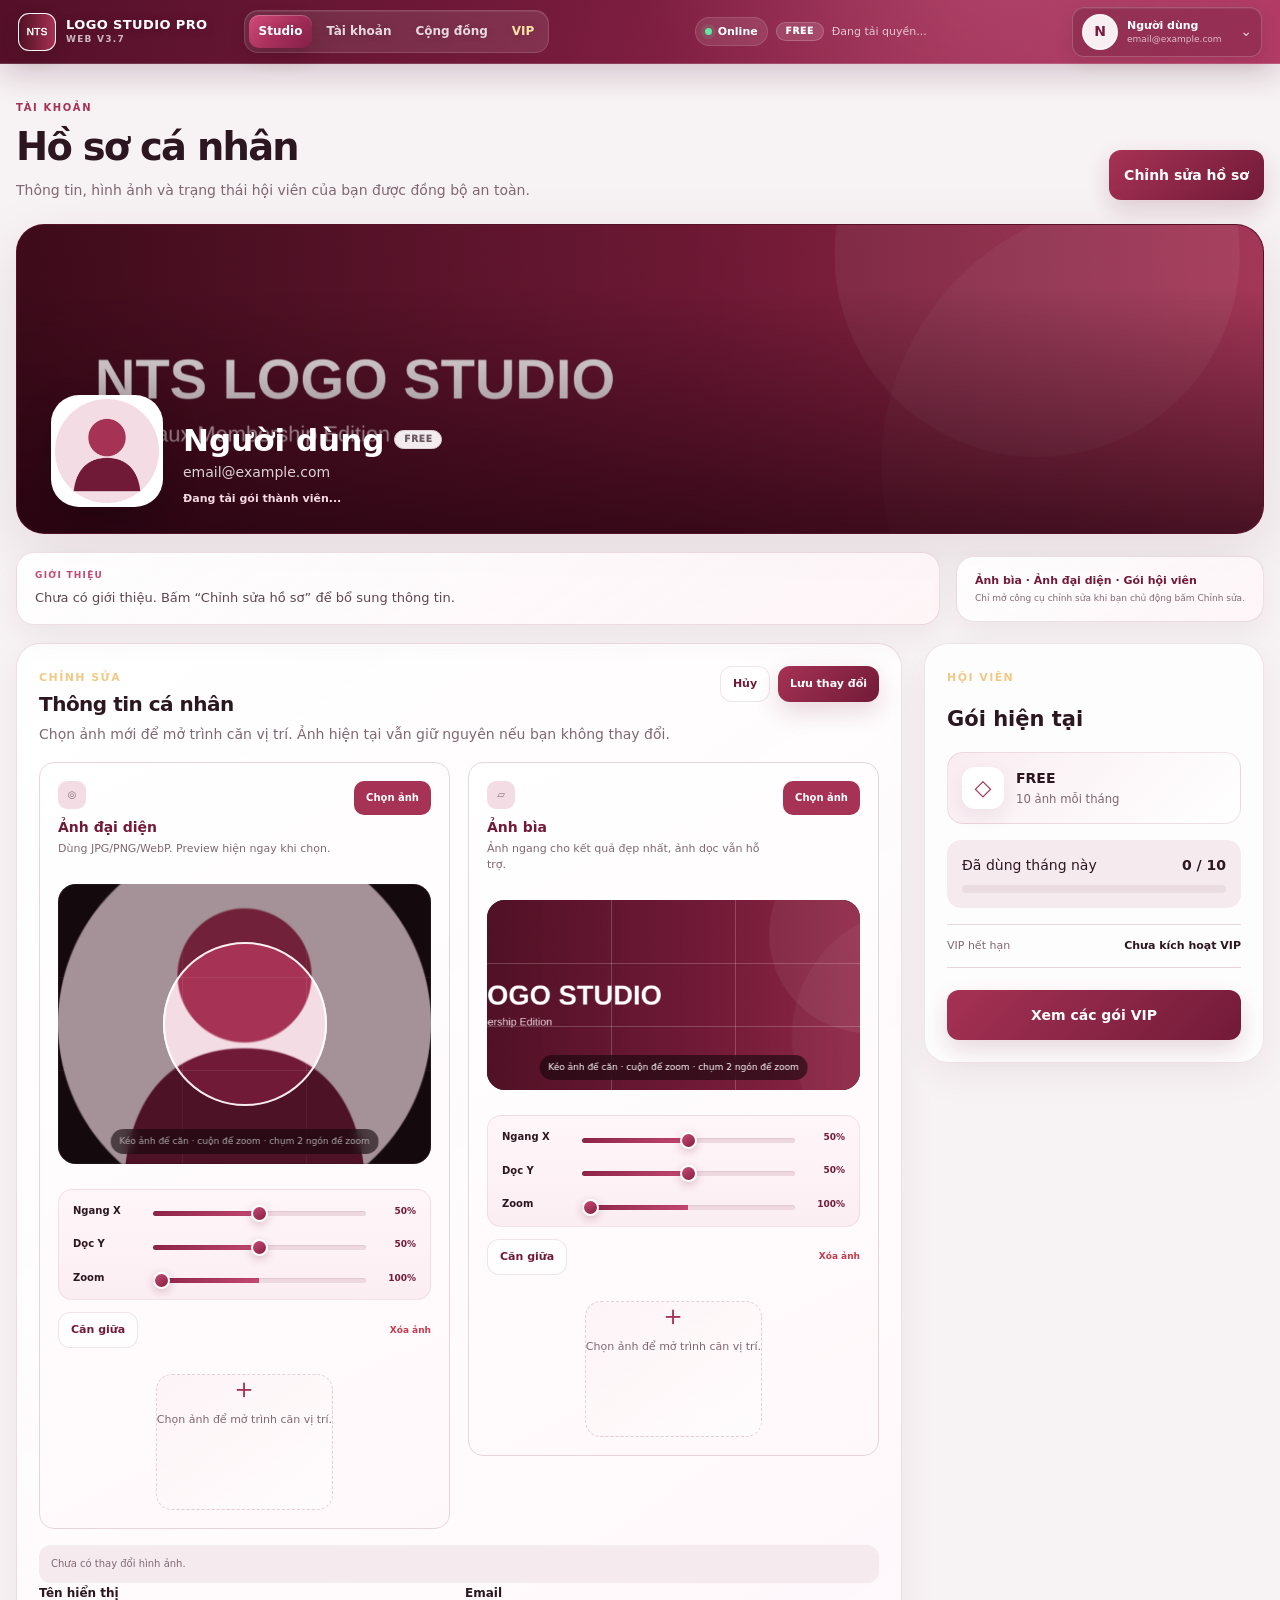
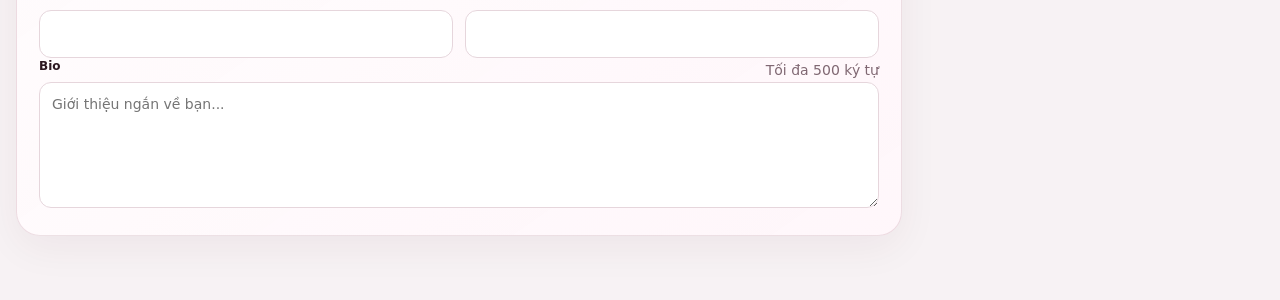
<file: _preview_profile-edit.html>
<!DOCTYPE html>

<html lang="vi">
<head>
<meta charset="utf-8"/>
<meta content="width=device-width, initial-scale=1, viewport-fit=cover" name="viewport"/>
<meta content="#711A37" name="theme-color"/>
<meta content="NTS Logo Studio Pro Web - công cụ đóng dấu ảnh trực quan với tài khoản người dùng." name="description"/>
<title>NTS Logo Studio Pro Web</title>
<link href="assets/brand/logo.png" rel="icon" type="image/png"/>
<link as="image" fetchpriority="high" href="assets/login/login-hero.png" rel="preload"/>
<link href="assets/styles.css" rel="stylesheet"/>
</head>
<body>
<div aria-atomic="false" aria-live="polite" class="toast-stack" id="toastStack"></div>
<main class="hidden auth-shell" id="authView">
<section aria-label="Giới thiệu NTS Logo Studio" class="auth-brand-panel" id="authBrandPanel">
<div aria-hidden="true" class="login-hero-media" id="loginHeroMedia"></div>
<img alt="" aria-hidden="true" class="login-hero-figure" id="loginHeroFigure" src="assets/login/login-hero.png"/>
<div class="brand-lockup">
<img alt="NTS" class="brand-logo-image" src="assets/brand/logo.png"/>
<div>
<div class="brand-name">LOGO STUDIO PRO</div>
<div class="brand-version">WEB EDITION</div>
</div>
</div>
<div class="brand-hero">
<span class="eyebrow" id="loginHeroEyebrow">NTS UI</span>
<h1 id="loginHeroTitle">NHÌN SANG PHẢI</h1>
<p id="loginHeroSubtitle">Đăng nhập để quản lý phiên làm việc, sử dụng giao diện tối ưu cho desktop, tablet và mobile.</p>
</div>
<div class="feature-grid">
<article class="feature-card">
<span class="feature-icon">◫</span>
<div>
<strong>Preview trực quan</strong>
<p>Before/After dạng thanh kéo, zoom và căn vị trí logo trực tiếp.</p>
</div>
</article>
<article class="feature-card">
<span class="feature-icon">⚡</span>
<div>
<strong>Nhẹ và riêng tư</strong>
<p>Preview xử lý tại trình duyệt; ảnh không tự động tải lên server.</p>
</div>
</article>
<article class="feature-card">
<span class="feature-icon">✓</span>
<div>
<strong>Tài khoản thật</strong>
<p>Đăng ký, đăng nhập, giữ phiên, quên mật khẩu và Google OAuth.</p>
</div>
</article>
</div>
<div class="brand-footer">NAM TIÊN SINH STUDIO · 2026</div>
</section>
<section class="auth-form-panel">
<div class="auth-card">
<div class="auth-heading">
<span class="auth-badge">NTS CLOUD</span>
<h2 id="authTitle">Chào mừng trở lại</h2>
<p id="authSubtitle">Đăng nhập để tiếp tục vào Logo Studio.</p>
</div>
<div aria-label="Đăng nhập hoặc đăng ký" class="auth-tabs" role="tablist">
<button aria-selected="true" class="auth-tab active" id="loginTab" role="tab" type="button">Đăng nhập</button>
<button aria-selected="false" class="auth-tab" id="registerTab" role="tab" type="button">Tạo tài khoản</button>
</div>
<form class="auth-form" id="authForm" novalidate="">
<div class="field hidden" id="nameField">
<label for="displayName">Tên hiển thị</label>
<div class="input-shell">
<span class="input-icon">A</span>
<input autocomplete="name" id="displayName" maxlength="60" name="displayName" placeholder="Ví dụ: Nam Tiên Sinh" type="text"/>
</div>
</div>
<div class="field">
<label for="email">Email</label>
<div class="input-shell">
<span class="input-icon">@</span>
<input autocomplete="email" id="email" inputmode="email" name="email" placeholder="ban@example.com" required="" type="email"/>
</div>
</div>
<div class="field">
<div class="field-label-row">
<label for="password">Mật khẩu</label>
<button class="text-button" id="forgotPassword" type="button">Quên mật khẩu?</button>
</div>
<div class="input-shell">
<span class="input-icon">•</span>
<input autocomplete="current-password" id="password" minlength="8" name="password" placeholder="Tối thiểu 8 ký tự" required="" type="password"/>
<button aria-label="Hiện mật khẩu" class="password-toggle" id="togglePassword" type="button">Hiện</button>
</div>
<div aria-hidden="true" class="password-strength hidden" id="passwordStrength">
<span></span><span></span><span></span><span></span>
</div>
</div>
<label class="check-row hidden" id="termsRow">
<input id="terms" type="checkbox"/>
<span>Tôi đồng ý với <a href="terms.html" rel="noopener" target="_blank">điều khoản sử dụng</a> và <a href="privacy.html" rel="noopener" target="_blank">chính sách bảo mật</a>.</span>
</label>
<button class="primary-button" id="authSubmit" type="submit">
<span id="authSubmitText">Đăng nhập</span>
<span aria-hidden="true" class="spinner hidden" id="authSpinner"></span>
</button>
</form>
<div class="divider"><span>hoặc</span></div>
<button class="oauth-button" id="googleLogin" type="button">
<svg aria-hidden="true" height="18" viewbox="0 0 24 24" width="18">
<path d="M21.6 12.23c0-.71-.06-1.4-.18-2.06H12v3.9h5.38a4.6 4.6 0 0 1-1.99 3.02v2.52h3.22c1.89-1.74 2.99-4.3 2.99-7.38Z" fill="#4285F4"></path>
<path d="M12 22c2.7 0 4.97-.9 6.62-2.39l-3.22-2.52c-.9.6-2.04.96-3.4.96-2.61 0-4.82-1.76-5.61-4.13H3.06v2.6A10 10 0 0 0 12 22Z" fill="#34A853"></path>
<path d="M6.39 13.92A6 6 0 0 1 6.07 12c0-.67.11-1.32.32-1.92v-2.6H3.06A10 10 0 0 0 2 12c0 1.62.39 3.15 1.06 4.52l3.33-2.6Z" fill="#FBBC05"></path>
<path d="M12 5.95c1.47 0 2.79.5 3.83 1.5l2.87-2.88A9.63 9.63 0 0 0 12 2a10 10 0 0 0-8.94 5.48l3.33 2.6C7.18 7.71 9.39 5.95 12 5.95Z" fill="#EA4335"></path>
</svg>
          Tiếp tục với Google
        </button>
<p class="auth-footnote" id="authFootnote">Phiên đăng nhập được lưu an toàn bằng Supabase Auth.</p>
</div>
</section>
</main>
<main class="app-shell" id="appView">
<header class="app-topbar">
<div class="app-brand">
<button aria-label="Mở thư viện" class="icon-button mobile-only" id="mobileLibraryToggle" type="button">☰</button>
<img alt="NTS" class="brand-logo-image small" src="assets/brand/logo.png"/>
<div class="app-brand-text">
<strong>LOGO STUDIO PRO</strong>
<span>WEB V3.7</span>
</div>
</div>
<nav aria-label="Điều hướng chính" class="app-nav">
<button class="app-nav-button active" data-page="studioPage" type="button">Studio</button>
<button class="app-nav-button" data-page="profilePage" type="button">Tài khoản</button>
<button class="app-nav-button" data-page="communityPage" type="button">Cộng đồng</button>
<button class="app-nav-button vip-nav" data-page="vipPage" type="button">VIP</button>
<button class="app-nav-button hidden" data-page="adminPage" id="adminNavButton" type="button">Quản trị</button>
</nav>
<div class="topbar-center status-center">
<span class="status-pill success"><span class="status-dot"></span> Online</span>
<span class="plan-badge free" id="topPlanBadge">FREE</span>
<span class="topbar-note" id="quotaText">Đang tải quyền...</span>
</div>
<div class="user-menu-wrap">
<button aria-expanded="false" class="user-chip" id="userMenuButton" type="button">
<span class="user-avatar">
<img alt="Ảnh đại diện" class="hidden" id="userAvatarImage" src="assets/brand/avatar-default.png"/>
<span id="userAvatarFallback">N</span>
</span>
<span class="user-copy">
<strong id="userDisplayName">Người dùng</strong>
<small id="userEmail">email@example.com</small>
</span>
<span class="chevron">⌄</span>
</button>
<div class="user-menu hidden" id="userMenu">
<div class="user-menu-heading">
<strong id="menuDisplayName">Người dùng</strong>
<span id="menuEmail">email@example.com</span>
</div>
<button class="menu-button" data-page="profilePage" type="button">Hồ sơ cá nhân</button>
<button class="menu-button" data-page="communityPage" type="button">Bạn bè &amp; Tin nhắn</button>
<button class="menu-button vip-menu-item" data-page="vipPage" type="button">Nâng cấp VIP</button>
<button class="menu-button hidden" data-page="adminPage" id="adminQuickMenu" type="button">Trang quản trị</button>
<button class="menu-danger" id="logoutButton" type="button">Đăng xuất</button>
</div>
</div>
</header>
<section class="app-page hidden" id="studioPage">
<div class="workspace">
<aside class="side-panel library-panel" id="libraryPanel">
<div class="panel-heading-row">
<div>
<span class="step-label">01</span>
<h2>Thư viện ảnh</h2>
</div>
<span class="count-chip" id="imageCount">0 ảnh</span>
</div>
<label class="drop-zone" for="imageInput" id="dropZone">
<input accept="image/*" hidden="" id="imageInput" multiple="" type="file"/>
<div class="drop-icon">＋</div>
<strong>Thêm ảnh</strong>
<span>Kéo thả hoặc bấm để chọn</span>
</label>
<div class="search-shell">
<span>⌕</span>
<input id="imageSearch" placeholder="Tìm tên ảnh..." type="search"/>
</div>
<div class="image-list" id="imageList">
<div class="empty-list-state">
<div class="empty-icon">▧</div>
<strong>Chưa có ảnh</strong>
<p>Thêm ảnh để bắt đầu preview.</p>
</div>
</div>
<div class="library-selection-bar">
<div class="selection-summary"><strong id="selectedCount">0</strong><span>đã chọn để xuất</span></div>
<div class="selection-actions">
<button class="text-button" id="selectAllImages" type="button">Chọn tất cả</button>
<button class="text-button" id="clearSelection" type="button">Bỏ chọn</button>
</div>
</div>
<div class="panel-footer-actions">
<button class="secondary-button" id="clearImages" type="button">Xóa danh sách</button>
</div>
</aside>
<section class="preview-panel">
<div class="preview-toolbar">
<div class="preview-title-wrap">
<span class="step-label">02</span>
<div>
<h2>Preview</h2>
<p id="previewMeta">Chưa có ảnh được chọn</p>
</div>
</div>
<div class="preview-actions preview-zoom-actions">
<button class="tool-button active" id="compareToggle" type="button">◫ Before / After</button>
<div aria-label="Điều khiển thu phóng preview" class="zoom-cluster">
<button class="tool-button icon-tool" id="zoomOutPreview" title="Thu nhỏ" type="button">−</button>
<button class="tool-button active" id="fitPreview" title="Căn vừa toàn bộ ảnh" type="button">Vừa khung</button>
<button class="tool-button" id="actualSizePreview" title="Xem gần kích thước 100%" type="button">100%</button>
<button class="tool-button icon-tool" id="zoomInPreview" title="Phóng to" type="button">+</button>
<span class="zoom-label" id="previewZoomLabel">FIT</span>
</div>
</div>
</div>
<div class="preview-stage" id="previewStage">
<div class="preview-empty" id="previewEmpty">
<div class="preview-empty-mark">NTS</div>
<h3>Thêm ảnh và logo để bắt đầu</h3>
<p>Ảnh preview được xử lý cục bộ trên trình duyệt.</p>
</div>
<div class="compare-frame hidden" id="compareFrame">
<canvas class="preview-canvas" id="afterCanvas"></canvas>
<div class="before-clip" id="beforeClip">
<canvas class="preview-canvas" id="beforeCanvas"></canvas>
</div>
<div aria-label="So sánh Before After" aria-valuemax="100" aria-valuemin="0" aria-valuenow="50" class="split-divider" id="splitDivider" role="slider" tabindex="0">
<span class="split-handle">↔</span>
</div>
<span class="compare-badge before-badge">BEFORE</span>
<span class="compare-badge after-badge">AFTER</span>
</div>
<div class="preview-hud hidden" id="previewHud">
<span class="hud-spinner"></span>
<span id="previewHudText">Đang xử lý preview...</span>
</div>
</div>
<div class="preview-bottom-bar">
<div class="preview-hint">Kéo thanh giữa để so sánh ảnh gốc và ảnh đã gắn logo.</div>
<div class="selected-chip" id="selectedImageStatus">0 ảnh</div>
</div>
</section>
<aside class="side-panel settings-panel" id="settingsPanel">
<div class="panel-heading-row sticky-heading">
<div>
<span class="step-label">03</span>
<h2>Thiết lập logo</h2>
</div>
<button aria-label="Đóng thiết lập" class="icon-button mobile-only" id="mobileSettingsClose" type="button">×</button>
</div>
<div class="settings-scroll">
<section class="setting-section">
<div class="section-label">LOGO</div>
<label class="logo-picker" for="logoInput">
<input accept="image/png,image/webp,image/jpeg" hidden="" id="logoInput" type="file"/>
<div class="logo-preview-box" id="logoPreviewBox">LOGO</div>
<div class="logo-picker-copy">
<strong id="logoFileName">Chọn file logo</strong>
<span>Khuyến nghị PNG nền trong suốt</span>
</div>
<span class="logo-change">Đổi</span>
</label>
<div class="logo-quality-status" id="logoQualityStatus"><span>◇</span><div><strong>Chất lượng logo</strong><small>Chọn PNG/WebP nền trong suốt từ 1000 px trở lên để xuất nét nhất.</small></div></div>
</section>
<section class="setting-section">
<div class="section-label-row">
<div class="section-label">VỊ TRÍ</div>
<button class="text-button" id="resetTransform" type="button">Reset</button>
</div>
<div aria-label="Chọn vị trí logo" class="position-grid" id="positionGrid">
<button data-pos="NW" type="button">↖</button><button data-pos="N" type="button">↑</button><button data-pos="NE" type="button">↗</button>
<button data-pos="W" type="button">←</button><button data-pos="C" type="button">●</button><button data-pos="E" type="button">→</button>
<button data-pos="SW" type="button">↙</button><button data-pos="S" type="button">↓</button><button class="active" data-pos="SE" type="button">↘</button>
</div>
</section>
<section class="setting-section">
<div class="control-row">
<div class="control-copy"><label for="opacityRange">Độ mờ</label><span id="opacityValue">92%</span></div>
<input id="opacityRange" max="100" min="0" type="range" value="92"/>
</div>
<div class="control-row">
<div class="control-copy"><label for="sizeRange">Kích thước</label><span id="sizeValue">18%</span></div>
<input id="sizeRange" max="80" min="2" type="range" value="18"/>
</div>
<input aria-hidden="true" class="hidden" id="paddingRange" max="3000" min="0" tabindex="-1" type="range" value="28"/>
<span aria-hidden="true" class="hidden" id="paddingValue">28 px</span>
<div class="precision-control-group">
<div class="precision-group-head">
<div><strong>KHOẢNG CÁCH LỀ</strong><small>Hai trục độc lập, tính theo kích thước thật của từng ảnh.</small></div>
<button class="text-button" id="resetMargins" type="button">Reset lề</button>
</div>
<div class="control-row precision-row">
<div class="control-copy"><label for="paddingXRange">Lề ngang X</label><span id="paddingXValue">28 px</span></div>
<div class="range-number-grid">
<input id="paddingXRange" max="3000" min="0" step="1" type="range" value="28"/>
<input aria-label="Lề ngang X chính xác theo pixel" class="precision-number" id="paddingXNumber" inputmode="numeric" max="3000" min="0" step="1" type="number" value="28"/>
</div>
</div>
<div class="control-row precision-row">
<div class="control-copy"><label for="paddingYRange">Lề dọc Y</label><span id="paddingYValue">28 px</span></div>
<div class="range-number-grid">
<input id="paddingYRange" max="3000" min="0" step="1" type="range" value="28"/>
<input aria-label="Lề dọc Y chính xác theo pixel" class="precision-number" id="paddingYNumber" inputmode="numeric" max="3000" min="0" step="1" type="number" value="28"/>
</div>
</div>
</div>
<div class="precision-control-group offset-group">
<div class="precision-group-head">
<div><strong>TINH CHỈNH VỊ TRÍ</strong><small>Dịch logo khỏi vị trí neo mà không làm thay đổi khoảng lề.</small></div>
</div>
<div class="control-row precision-row">
<div class="control-copy"><label for="offsetXRange">Dịch ngang X</label><span id="offsetXValue">0 px</span></div>
<div class="range-number-grid">
<input id="offsetXRange" max="3000" min="-3000" step="1" type="range" value="0"/>
<input aria-label="Dịch ngang X chính xác theo pixel" class="precision-number" id="offsetXNumber" inputmode="numeric" max="3000" min="-3000" step="1" type="number" value="0"/>
</div>
</div>
<div class="control-row precision-row">
<div class="control-copy"><label for="offsetYRange">Dịch dọc Y</label><span id="offsetYValue">0 px</span></div>
<div class="range-number-grid">
<input id="offsetYRange" max="3000" min="-3000" step="1" type="range" value="0"/>
<input aria-label="Dịch dọc Y chính xác theo pixel" class="precision-number" id="offsetYNumber" inputmode="numeric" max="3000" min="-3000" step="1" type="number" value="0"/>
</div>
<div aria-label="Dịch logo nhanh 1 pixel" class="nudge-pad">
<span></span><button data-nudge="y:-1" title="Lên 1 px" type="button">↑</button><span></span>
<button data-nudge="x:-1" title="Trái 1 px" type="button">←</button><button aria-hidden="true" data-nudge="x:0" disabled="" type="button">•</button><button data-nudge="x:1" title="Phải 1 px" type="button">→</button>
<span></span><button data-nudge="y:1" title="Xuống 1 px" type="button">↓</button><span></span>
</div>
</div>
</div>
<div class="control-row">
<div class="control-copy"><label for="rotationRange">Xoay</label><span id="rotationValue">0°</span></div>
<input id="rotationRange" max="180" min="-180" type="range" value="0"/>
<div class="quick-angle-row">
<button data-angle="-90" type="button">−90°</button>
<button data-angle="0" type="button">0°</button>
<button data-angle="90" type="button">+90°</button>
</div>
</div>
</section>
<section class="setting-section compact-section">
<label class="toggle-row">
<span><strong>Giữ logo trong khung</strong><small>Tránh watermark đi ra ngoài ảnh</small></span>
<input checked="" id="keepInsideToggle" type="checkbox"/>
<span class="toggle-ui"></span>
</label>
</section>
<section class="setting-section">
<div class="section-label">ĐỒNG BỘ CẤU HÌNH</div>
<div class="action-grid">
<button class="secondary-button" id="applySelectedButton" type="button">Áp dụng ảnh đã chọn</button>
<button class="secondary-button" id="applyAllButton" type="button">Áp dụng tất cả</button>
</div>
<div class="smart-apply-note"><strong>SMART APPLY 3.3</strong><span>Lề ngang scale theo chiều rộng, lề dọc scale theo chiều cao; Dịch X/Y cũng scale theo đúng trục. Ảnh ngang và ảnh dọc vì vậy giữ bố cục tương đối ổn định mà vẫn cho tinh chỉnh độc lập từng lề.</span></div>
</section>
<section class="setting-section export-section">
<div class="section-label-row">
<div class="section-label">XUẤT ẢNH</div>
<span class="export-badge" id="exportSelectionBadge">0 ảnh</span>
</div>
<div class="export-performance-card">
<div class="export-performance-head">
<div><strong>Engine xuất V3.3</strong><small>Turbo dùng Web Worker song song trên PC; không phụ thuộc requestAnimationFrame nên đổi tab không còn làm batch đứng ở điểm yield.</small></div>
<span class="engine-badge" data-kind="turbo" id="exportEngineStatus">TURBO</span>
</div>
<label class="export-mode-field" for="exportSpeedMode">
<span>Chế độ tốc độ</span>
<select id="exportSpeedMode">
<option value="turbo">Turbo — nhanh nhất</option>
<option value="balanced">Cân bằng</option>
<option value="quality">Chất lượng tối đa</option>
</select>
</label>
</div>
<label class="toggle-row export-quality-toggle">
<span><strong>PNG siêu nét</strong><small>Giữ chi tiết logo/text tốt nhất; file sẽ lớn hơn JPG/WebP và mã hóa chậm hơn.</small></span>
<input id="losslessExportToggle" type="checkbox"/>
<span class="toggle-ui"></span>
</label>
<button class="primary-button full-width" id="exportSelectedButton" type="button">⇩ XUẤT ẢNH ĐÃ CHỌN</button>
<div class="action-grid export-secondary-row">
<button class="secondary-button" id="exportAllButton" type="button">Xuất tất cả</button>
<button class="secondary-button" id="exportCurrentButton" type="button">Ảnh hiện tại</button>
</div>
<button class="danger-soft-button full-width hidden" id="cancelExportButton" type="button">Dừng sau ảnh đang xử lý</button>
<div class="batch-progress-shell">
<div class="batch-progress-track"><span id="batchProgressBar"></span></div>
<div class="batch-progress-text" id="batchProgressText">Sẵn sàng xuất.</div>
</div>
<p class="section-note">PC: Turbo Worker xử lý song song và tiếp tục khi bạn chuyển sang tab khác trong điều kiện trình duyệt chưa đóng băng trang. Chrome/Edge có thể ghi trực tiếp vào thư mục. Mobile: app ưu tiên bảng Chia sẻ để lưu vào Photos/Gallery.</p>
<div class="mobile-export-hint hidden" id="mobileExportHint"></div>
</section>
</div>
</aside>
</div>
<button class="mobile-fab mobile-only" id="mobileSettingsToggle" type="button">⚙ Thiết lập</button>
</section>
<section class="app-page account-page" id="profilePage">
<div class="page-container v36-page-shell">
<div class="v36-page-heading">
<div><span class="v36-kicker">TÀI KHOẢN</span><h1>Hồ sơ cá nhân</h1><p>Thông tin, hình ảnh và trạng thái hội viên của bạn được đồng bộ an toàn.</p></div>
<div class="v37-profile-heading-actions"><button class="primary-button" id="editProfileButton" type="button">Chỉnh sửa hồ sơ</button><button class="primary-button v36-save-profile hidden" id="saveProfileButtonTop" type="button">Lưu thay đổi</button></div>
</div>
<div class="profile-hero-card v36-profile-hero">
<img alt="Ảnh bìa" class="profile-cover" id="profileCoverPreview" src="assets/brand/cover-default.png"/>
<div class="profile-hero-overlay"></div>
<div class="profile-identity">
<img alt="Ảnh đại diện" class="profile-avatar-large" id="profileAvatarPreview" src="assets/brand/avatar-default.png"/>
<div><div class="profile-name-row"><h1 id="profileNameHero">Người dùng</h1><span class="plan-badge free" id="profilePlanBadge">FREE</span></div><p id="profileEmailHero">email@example.com</p><span class="profile-membership-text" id="profileMembershipText">Đang tải gói thành viên...</span></div>
</div>
</div>
<div class="v37-profile-overview">
<article class="v37-profile-about">
<span class="v37-overview-label">GIỚI THIỆU</span>
<p id="profileBioSummary">Chưa có giới thiệu. Bấm “Chỉnh sửa hồ sơ” để bổ sung thông tin.</p>
</article>
<div class="v37-profile-overview-note"><span>Ảnh bìa · Ảnh đại diện · Gói hội viên</span><small>Chỉ mở công cụ chỉnh sửa khi bạn chủ động bấm Chỉnh sửa.</small></div>
</div>
<div class="account-grid v36-account-grid v37-profile-edit-area editing" id="profileEditArea">
<form class="content-card profile-form-card v36-glass-card v37-profile-edit-panel" id="profileForm">
<div class="card-heading v37-profile-editor-heading"><div><span class="eyebrow">CHỈNH SỬA</span><h2>Thông tin cá nhân</h2><p>Chọn ảnh mới để mở trình căn vị trí. Ảnh hiện tại vẫn giữ nguyên nếu bạn không thay đổi.</p></div><div class="v37-editor-actions"><button class="secondary-button compact" id="cancelProfileEditButton" type="button">Hủy</button><button class="primary-button compact" id="saveProfileButton" type="submit">Lưu thay đổi</button></div></div>
<div class="media-upload-grid profile-media-editor-grid v36-profile-media-grid">
<section class="media-upload-card enhanced-media-card profile-media-editor v36-media-card" data-media-kind="avatar" id="avatarMediaEditor">
<div class="v36-media-card-head"><div><span class="v36-media-icon">◎</span><strong>Ảnh đại diện</strong><p>Dùng JPG/PNG/WebP. Preview hiện ngay khi chọn.</p></div><label class="media-file-button">Chọn ảnh<input accept="image/*" id="profileAvatarInput" type="file"/></label></div>
<div class="v36-media-editor-body hidden" id="avatarEditorBody">
<div aria-label="Kéo để chỉnh vị trí ảnh đại diện" class="v36-crop-surface avatar-crop-surface" id="avatarEditorSurface" tabindex="0">
<img alt="Preview ảnh đại diện" draggable="false" id="avatarEditorPreview" src="assets/brand/avatar-default.png"/>
<div class="v36-crop-guide"><span></span></div>
<div class="v36-drag-hint">Kéo ảnh để căn · cuộn để zoom</div>
</div>
<div class="profile-position-controls v36-position-controls">
<label><span>Ngang X</span><input id="avatarPosX" max="100" min="0" type="range" value="50"/><b id="avatarPosXValue">50%</b></label>
<label><span>Dọc Y</span><input id="avatarPosY" max="100" min="0" type="range" value="50"/><b id="avatarPosYValue">50%</b></label>
<label><span>Zoom</span><input id="avatarZoom" max="220" min="100" type="range" value="100"/><b id="avatarZoomValue">100%</b></label>
</div>
<div class="media-editor-actions"><button class="secondary-button compact" id="centerAvatarButton" type="button">Căn giữa</button><button class="text-button danger-text" id="removeAvatarButton" type="button">Xóa ảnh</button></div>
</div>
<div class="v36-media-empty" id="avatarEmptyHint"><span>＋</span><p>Chọn ảnh để mở trình căn vị trí.</p></div>
</section>
<section class="media-upload-card enhanced-media-card profile-media-editor v36-media-card" data-media-kind="cover" id="coverMediaEditor">
<div class="v36-media-card-head"><div><span class="v36-media-icon">▱</span><strong>Ảnh bìa</strong><p>Ảnh ngang cho kết quả đẹp nhất, ảnh dọc vẫn hỗ trợ.</p></div><label class="media-file-button">Chọn ảnh<input accept="image/*" id="profileCoverInput" type="file"/></label></div>
<div class="v36-media-editor-body hidden" id="coverEditorBody">
<div aria-label="Kéo để chỉnh vị trí ảnh bìa" class="v36-crop-surface cover-crop-surface" id="coverEditorSurface" tabindex="0">
<img alt="Preview ảnh bìa" draggable="false" id="coverEditorPreview" src="assets/brand/cover-default.png"/>
<div class="v36-crop-guide cover"><span></span></div>
<div class="v36-drag-hint">Kéo ảnh để căn · cuộn để zoom</div>
</div>
<div class="profile-position-controls v36-position-controls">
<label><span>Ngang X</span><input id="coverPosX" max="100" min="0" type="range" value="50"/><b id="coverPosXValue">50%</b></label>
<label><span>Dọc Y</span><input id="coverPosY" max="100" min="0" type="range" value="50"/><b id="coverPosYValue">50%</b></label>
<label><span>Zoom</span><input id="coverZoom" max="220" min="100" type="range" value="100"/><b id="coverZoomValue">100%</b></label>
</div>
<div class="media-editor-actions"><button class="secondary-button compact" id="centerCoverButton" type="button">Căn giữa</button><button class="text-button danger-text" id="removeCoverButton" type="button">Xóa ảnh</button></div>
</div>
<div class="v36-media-empty" id="coverEmptyHint"><span>＋</span><p>Chọn ảnh để mở trình căn vị trí.</p></div>
</section>
</div>
<div class="profile-media-status v36-inline-status" id="profileMediaStatus">Chưa có thay đổi hình ảnh.</div>
<div class="form-grid two-col">
<div class="field"><label for="profileDisplayName">Tên hiển thị</label><div class="input-shell"><input id="profileDisplayName" maxlength="60" required=""/></div></div>
<div class="field"><label for="profileEmail">Email</label><div class="input-shell"><input id="profileEmail" readonly="" type="email"/></div></div>
</div>
<div class="field"><div class="field-label-row"><label for="profileBio">Bio</label><span class="muted">Tối đa 500 ký tự</span></div><textarea id="profileBio" maxlength="500" placeholder="Giới thiệu ngắn về bạn..." rows="5"></textarea></div>
</form>
<aside class="content-card account-status-card v36-glass-card v36-sticky-card v37-membership-summary-card" id="profileMembershipCard">
<span class="eyebrow">HỘI VIÊN</span><h2>Gói hiện tại</h2>
<div class="v36-plan-summary"><span id="v36ProfilePlanIcon">◇</span><div><strong id="v36ProfilePlanName">FREE</strong><small id="v36ProfilePlanSub">10 ảnh mỗi tháng</small></div></div>
<div class="quota-meter"><div><span>Đã dùng tháng này</span><strong><span id="quotaUsed">0</span> / <span id="quotaLimit">10</span></strong></div><div class="quota-track"><span id="profileQuotaBar"></span></div></div>
<div class="account-detail-row"><span>VIP hết hạn</span><strong id="vipUntilText">Chưa kích hoạt VIP</strong></div>
<button class="primary-button full-width" data-page="vipPage" id="upgradeCta" type="button">Xem các gói VIP</button>
</aside>
</div>
</div>
</section>
<section class="app-page community-page hidden" id="communityPage">
<div class="page-container v37-community-shell">
<div class="v37-page-title-row">
<div><span class="v37-kicker">NTS COMMUNITY</span><h1>Kết nối hội viên</h1><p>Kết bạn, nhắn tin trực tiếp và gửi phản hồi cho quản trị viên mà không ảnh hưởng engine xử lý ảnh.</p></div>
<div class="v37-community-status"><span class="status-dot"></span><strong>Realtime</strong><small>Chỉ kết nối khi bạn mở Cộng đồng</small></div>
</div>
<div class="v37-community-tabs" role="tablist">
<button class="v37-community-tab active" data-community-tab="people" type="button">Hội viên</button>
<button class="v37-community-tab" data-community-tab="chat" type="button">Tin nhắn <span class="v37-tab-badge hidden" id="communityUnreadBadge">0</span></button>
<button class="v37-community-tab" data-community-tab="feedback" type="button">Phản hồi</button>
</div>
<section class="v37-community-panel" id="communityPeoplePanel">
<div class="v37-community-grid">
<aside class="v37-community-side">
<div class="v37-glass-card v37-search-members-card">
<div class="v37-card-head"><div><span class="v37-kicker">DANH BẠ</span><h2>Tìm hội viên</h2></div><span class="count-chip" id="communityMemberCount">0</span></div>
<div class="search-shell"><span>⌕</span><input autocomplete="off" id="communityMemberSearch" placeholder="Tìm theo tên..." type="search"/></div>
<p class="v37-card-note">Badge trên avatar cho biết ADMIN / VIP / FREE. Email không được công khai.</p>
</div>
<div class="v37-glass-card">
<div class="v37-card-head"><div><span class="v37-kicker">YÊU CẦU</span><h2>Lời mời kết bạn</h2></div></div>
<div class="v37-mini-list" id="friendRequestsList"><div class="v37-empty-state">Chưa có lời mời.</div></div>
</div>
</aside>
<div class="v37-glass-card v37-member-directory-card">
<div class="v37-member-directory" id="communityMemberList"><div class="v37-empty-state">Đang tải danh sách hội viên...</div></div>
</div>
</div>
</section>
<section class="v37-community-panel hidden" id="communityChatPanel">
<div class="v37-chat-layout">
<aside class="v37-glass-card v37-chat-contacts">
<div class="v37-card-head"><div><span class="v37-kicker">BẠN BÈ</span><h2>Cuộc trò chuyện</h2></div></div>
<div class="v37-chat-contact-list" id="chatContactList"><div class="v37-empty-state">Kết bạn với hội viên để bắt đầu nhắn tin.</div></div>
</aside>
<section class="v37-glass-card v37-chat-room">
<header class="v37-chat-room-head" id="chatRoomHeader"><div class="v37-chat-placeholder-title"><strong>Chọn một người bạn</strong><span>Tin nhắn chỉ hiển thị giữa hai tài khoản.</span></div></header>
<div class="v37-chat-messages" id="chatMessages"><div class="v37-chat-empty">Chọn một hội viên ở bên trái để trò chuyện.</div></div>
<form class="v37-chat-composer" id="chatComposer">
<textarea disabled="" id="chatMessageInput" maxlength="2000" placeholder="Nhập tin nhắn..." rows="1"></textarea>
<button class="primary-button" disabled="" id="sendChatMessage" type="submit">Gửi</button>
</form>
</section>
</div>
</section>
<section class="v37-community-panel hidden" id="communityFeedbackPanel">
<div class="v37-feedback-layout">
<form class="v37-glass-card v37-feedback-form" id="feedbackForm">
<div class="v37-card-head"><div><span class="v37-kicker">PHẢN HỒI</span><h2>Góp ý cho NTS Logo Studio</h2><p>Admin sẽ thấy phản hồi này trong Trung tâm quản trị.</p></div></div>
<div class="form-grid two-col"><div class="field"><label for="feedbackType">Loại phản hồi</label><select id="feedbackType"><option value="comment">Bình luận</option><option value="suggestion">Đề xuất</option><option value="bug">Báo lỗi</option><option value="other">Khác</option></select></div><div class="field"><label for="feedbackRating">Đánh giá</label><select id="feedbackRating"><option value="">Không chấm điểm</option><option value="5">5 - Rất tốt</option><option value="4">4 - Tốt</option><option value="3">3 - Bình thường</option><option value="2">2 - Chưa tốt</option><option value="1">1 - Kém</option></select></div></div>
<div class="field"><label for="feedbackContent">Nội dung</label><textarea id="feedbackContent" maxlength="3000" placeholder="Điều gì đang tốt, điều gì cần sửa hoặc tính năng bạn muốn có?" required="" rows="7"></textarea></div>
<div class="v37-form-footer"><span id="feedbackCharCount">0 / 3000</span><button class="primary-button" id="submitFeedbackButton" type="submit">Gửi phản hồi</button></div>
</form>
<div class="v37-glass-card v37-feedback-history-card"><div class="v37-card-head"><div><span class="v37-kicker">LỊCH SỬ</span><h2>Phản hồi của bạn</h2></div><button class="secondary-button compact" id="refreshFeedbackButton" type="button">↻</button></div><div class="v37-feedback-list" id="myFeedbackList"><div class="v37-empty-state">Chưa có phản hồi.</div></div></div>
</div>
</section>
</div>
</section>
<section class="app-page membership-page hidden" id="vipPage">
<div class="page-container v36-page-shell v36-membership-shell">
<div class="membership-hero premium-membership-hero v36-membership-hero">
<div><span class="auth-badge">NTS MEMBERSHIP</span><h1>Chọn gói phù hợp với cách bạn làm việc.</h1><p>Xem quyền lợi trước, chọn gói, xác nhận rồi mới chuyển sang bước thanh toán. payOS tự đối soát và chỉ kích hoạt VIP khi nhận đủ đúng số tiền.</p></div>
<div class="v36-current-membership"><span class="v36-live-dot"></span><div><small>Gói đang dùng</small><strong id="v36CurrentPlan">FREE</strong><span id="v36CurrentPlanDetail">Đang đồng bộ...</span></div></div>
</div>
<section class="v36-plan-section">
<div class="v36-section-heading"><div><span class="eyebrow">GÓI HỘI VIÊN</span><h2>Chọn thời hạn đăng ký</h2><p>Giá được lấy từ cấu hình quản trị và tính server-side khi tạo đơn.</p></div><div class="v36-price-base"><span>Giá cơ sở</span><strong id="vipPrice">200.000 ₫</strong><small>/ tháng</small></div></div>
<div class="v36-plan-grid">
<article class="v36-plan-card free-plan-card">
<div class="v36-plan-card-top"><span class="plan-badge free">FREE</span><span class="v36-plan-note">Dùng thử</span></div>
<h3>Miễn phí</h3><div class="v36-plan-price"><strong>0đ</strong><span>/ tháng</span></div>
<p>Dành cho nhu cầu cơ bản và thử workflow.</p>
<ul><li><strong id="freeLimitCopy">10 ảnh/tháng</strong></li><li>Before / After</li><li>Smart Apply</li><li>Hồ sơ cá nhân</li></ul>
<button class="secondary-button full-width" disabled="" type="button">Gói mặc định</button>
</article>
<div aria-label="Chọn thời hạn VIP" class="v36-vip-plan-wrap" id="vipDurationSelector" role="group">
<article class="v36-plan-card vip-plan-card active" data-plan-card="1"><div class="v36-plan-card-top"><span class="plan-badge vip">VIP</span><span class="v36-plan-note">Linh hoạt</span></div><h3>VIP 1 tháng</h3><div class="v36-plan-price"><strong id="price1Month">200.000 ₫</strong><span>/ gói</span></div><p>Phù hợp khi cần xử lý một đợt ảnh lớn.</p><ul><li>Không giới hạn quota trong app</li><li>Turbo Batch Export</li><li>PNG siêu nét</li><li>Đầy đủ công cụ Studio</li></ul><button class="primary-button full-width v36-register-plan" data-months="1" type="button">Đăng ký 1 tháng</button></article>
<article class="v36-plan-card vip-plan-card featured" data-plan-card="3"><div class="v36-featured-ribbon">PHỔ BIẾN</div><div class="v36-plan-card-top"><span class="plan-badge vip">VIP</span><span class="v36-plan-note">Phổ biến</span></div><h3>VIP 3 tháng</h3><div class="v36-plan-price"><strong id="price3Month">600.000 ₫</strong><span>/ gói</span></div><p>Ổn định cho công việc ảnh định kỳ.</p><ul><li>Tất cả quyền VIP</li><li>Không giới hạn quota</li><li>Batch desktop/mobile</li><li>Ưu tiên hỗ trợ</li></ul><button class="primary-button full-width v36-register-plan" data-months="3" type="button">Đăng ký 3 tháng</button></article>
<article class="v36-plan-card vip-plan-card" data-plan-card="6"><div class="v36-plan-card-top"><span class="plan-badge vip">VIP</span><span class="v36-plan-note">Ổn định</span></div><h3>VIP 6 tháng</h3><div class="v36-plan-price"><strong id="price6Month">1.200.000 ₫</strong><span>/ gói</span></div><p>Dành cho workflow lâu dài.</p><ul><li>Tất cả quyền VIP</li><li>Turbo Worker</li><li>Smart Apply nâng cao</li><li>Lịch sử thanh toán</li></ul><button class="primary-button full-width v36-register-plan" data-months="6" type="button">Đăng ký 6 tháng</button></article>
<article class="v36-plan-card vip-plan-card" data-plan-card="12"><div class="v36-plan-card-top"><span class="plan-badge vip">VIP</span><span class="v36-plan-note">Dài hạn</span></div><h3>VIP 12 tháng</h3><div class="v36-plan-price"><strong id="price12Month">2.400.000 ₫</strong><span>/ gói</span></div><p>Một lần đăng ký cho cả năm.</p><ul><li>Tất cả quyền VIP</li><li>Không giới hạn quota</li><li>Toàn bộ tính năng mới trong kỳ VIP</li><li>Ưu tiên hỗ trợ</li></ul><button class="primary-button full-width v36-register-plan" data-months="12" type="button">Đăng ký 12 tháng</button></article>
</div>
</div>
<div aria-hidden="true" class="v36-hidden-payment-mirrors"><strong id="paymentAmount">200.000 ₫</strong><span id="selectedPlanMonths">1 tháng VIP</span><strong id="autoPayAmount">200.000 ₫</strong><span id="autoPayMonths">1 tháng VIP</span></div>
</section>
<section class="content-card v36-payment-policy-card">
<div><span class="v36-policy-icon">✓</span><div><strong>Đúng tiền → tự kích hoạt VIP</strong><p>Webhook payOS xác minh chữ ký và số tiền trước khi cộng thời hạn.</p></div></div>
<div><span class="v36-policy-icon warning">!</span><div><strong>Thiếu hoặc dư → không tự mở</strong><p>Giao dịch được đưa vào trạng thái cần xử lý; không cấp quyền sai.</p></div></div>
<div><span class="v36-policy-icon">↻</span><div><strong>Đối soát tự động</strong><p>Trang tự cập nhật trạng thái thanh toán khi webhook hoàn tất.</p></div></div>
</section>
<details class="manual-payment-fallback v36-manual-payment">
<summary><span>Phương án dự phòng</span><strong>Thanh toán thủ công</strong><small>Dùng khi kênh payOS tạm thời không khả dụng.</small></summary>
<div class="manual-payment-body">
<div class="payment-layout smart-payment-layout">
<article class="content-card qr-card smart-qr-card"><div class="card-heading"><div><span class="eyebrow">QR THỦ CÔNG</span><h2>Chuyển khoản ngân hàng</h2></div><span class="secure-chip">FALLBACK</span></div><div class="qr-stage"><img alt="QR thanh toán VIP" class="payment-qr" id="paymentQr" src="assets/payment/payment-qr.png"/></div><p class="qr-replace-note">Chỉ dùng luồng này khi thanh toán tự động không khả dụng.</p></article>
<article class="content-card payment-info-card smart-payment-info"><div class="card-heading"><div><span class="eyebrow">THÔNG TIN ĐỐI SOÁT</span><h2>Thông tin chuyển khoản</h2></div></div><div class="smart-pay-row"><div><span>Ngân hàng</span><strong id="paymentBank">—</strong></div></div><div class="smart-pay-row"><div><span>Chủ tài khoản</span><strong id="paymentAccountName">—</strong></div></div><div class="smart-pay-row copy-row"><div><span>Số tài khoản</span><strong id="paymentAccountNumber">—</strong></div><button class="mini-button" id="copyPaymentAccount" type="button">Sao chép</button></div><div class="smart-pay-row copy-row emphasis"><div><span>Số tiền</span><strong id="paymentAmountCopy">200.000 ₫</strong></div><button class="mini-button" id="copyPaymentAmount" type="button">Sao chép</button></div><div class="payment-content-box"><span>Nội dung bắt buộc</span><strong id="paymentContent">NTSVIP-USER</strong><button class="mini-button" id="copyPaymentContent" type="button">Sao chép</button></div><div class="payment-quick-actions"><button class="secondary-button compact" id="sharePaymentDetails" type="button">Chia sẻ</button><button class="primary-button compact" id="markTransferredButton" type="button">Tôi đã chuyển</button></div><p class="muted payment-support" id="paymentSupport"></p></article>
</div>
<form class="content-card payment-submit-card smart-payment-confirm" id="vipPaymentForm"><div class="card-heading"><div><span class="eyebrow">XÁC NHẬN THỦ CÔNG</span><h2>Gửi minh chứng</h2><p>Chỉ sử dụng khi thanh toán tự động không khả dụng.</p></div><span class="payment-live-status" id="paymentAutoStatus">Sẵn sàng</span></div><div class="payment-order-summary"><span>Mã đơn</span><strong id="paymentOrderCode">NTSVIP-USER</strong><span>Thời hạn</span><strong id="paymentOrderMonths">1 tháng</strong><span>Số tiền</span><strong id="paymentOrderAmount">200.000 ₫</strong></div><div class="form-grid two-col"><div class="field"><label for="paymentTransactionCode">Mã giao dịch</label><div class="input-shell"><input id="paymentTransactionCode" maxlength="120" placeholder="Ví dụ: FT123456789"/></div></div><div class="field"><label for="paymentProof">Ảnh/PDF minh chứng</label><div class="input-shell file-shell"><input accept="image/jpeg,image/png,image/webp,application/pdf" id="paymentProof" type="file"/></div></div></div><div class="field"><label for="paymentNote">Ghi chú</label><textarea id="paymentNote" maxlength="500" placeholder="Ghi chú thêm cho quản trị viên" rows="3"></textarea></div><div class="payment-submit-actions"><div class="payment-trust-note"><span>✓</span><p>Admin chỉ xử lý phương án thủ công khi cần.</p></div><button class="primary-button" id="submitPaymentButton" type="submit">Gửi yêu cầu xác nhận</button></div></form>
</div>
</details>
<div class="content-card payment-history-card v36-history-card"><div class="card-heading"><div><span class="eyebrow">LỊCH SỬ</span><h2>Đăng ký &amp; thanh toán</h2><p>Theo dõi trạng thái các đơn gần đây.</p></div><button class="secondary-button compact" id="refreshPaymentHistory" type="button">↻ Kiểm tra</button></div><div id="paymentHistory"><p class="muted">Chưa có yêu cầu.</p></div></div>
</div>
</section>
<section class="app-page admin-page hidden" id="adminPage">
<div class="page-container admin-container">
<div class="admin-header"><div><span class="auth-badge">ADMIN CONTROL</span><h1>Trung tâm quản trị</h1><p>Quản lý hội viên, thanh toán, phản hồi cộng đồng, lịch sử gói và chế độ bảo trì.</p></div><button class="secondary-button" id="refreshAdminButton" type="button">↻ Làm mới</button></div>
<div class="admin-stats-grid"><article><span>Tổng hội viên</span><strong id="statTotalUsers">0</strong></article><article><span>VIP</span><strong id="statVipUsers">0</strong></article><article><span>Free</span><strong id="statFreeUsers">0</strong></article><article><span>Chờ thanh toán</span><strong id="statPendingPayments">0</strong></article><article><span>Tạm khóa</span><strong id="statSuspended">0</strong></article><article><span>Doanh thu duyệt tháng</span><strong id="statRevenue">0 ₫</strong></article></div>
<div class="content-card admin-section"><div class="admin-section-head admin-member-head"><div><span class="eyebrow">HỘI VIÊN</span><h2>Quản lý tài khoản</h2><p>Thêm, chỉnh sửa, khóa, reset quota hoặc xóa tài khoản từ một nơi.</p></div><div class="admin-member-tools"><div class="search-shell admin-search"><span>⌕</span><input id="adminMemberSearch" placeholder="Tìm email hoặc tên..." type="search"/></div><button class="primary-button compact" id="createMemberButton" type="button">＋ Thêm hội viên</button></div></div><div class="table-scroll desktop-member-table"><table class="admin-table"><thead><tr><th>Hội viên</th><th>Gói</th><th>Trạng thái</th><th>Đã dùng</th><th>Quota riêng</th><th>VIP đến</th><th>Ngày tạo</th><th></th></tr></thead><tbody id="adminMembersBody"><tr><td class="table-empty" colspan="8">Đang tải...</td></tr></tbody></table></div><div class="admin-members-mobile" id="adminMembersMobile"><div class="empty-admin-card">Đang tải...</div></div></div>
<div class="content-card admin-section"><div class="admin-section-head"><div><span class="eyebrow">THANH TOÁN</span><h2>Thanh toán &amp; đối soát</h2></div><select id="adminPaymentFilter"><option value="pending">Chờ duyệt</option><option value="approved">Đã duyệt</option><option value="rejected">Từ chối</option><option value="all">Tất cả</option></select></div><div class="admin-payments-list" id="adminPaymentsList"><div class="empty-admin-card">Đang tải...</div></div></div>
<div class="v37-admin-control-grid">
<section class="content-card admin-section v37-maintenance-card">
<div class="admin-section-head"><div><span class="eyebrow">BẢO TRÌ</span><h2>Chế độ bảo trì website</h2><p>Khi bật, hội viên không thể vào ứng dụng; quản trị viên vẫn truy cập để sửa chữa.</p></div><label class="v37-switch"><input id="maintenanceEnabled" type="checkbox"/><span></span></label></div>
<div class="form-grid two-col"><div class="field"><label for="maintenanceTitle">Tiêu đề</label><input id="maintenanceTitle" maxlength="120" value="Hệ thống đang bảo trì"/></div><div class="field"><label for="maintenanceMessage">Thông báo</label><input id="maintenanceMessage" maxlength="500" value="NTS Logo Studio đang được nâng cấp. Vui lòng quay lại sau."/></div></div>
<div class="v37-maintenance-actions"><span class="v37-state-pill" id="maintenanceStateLabel">Đang tắt</span><button class="primary-button compact" id="saveMaintenanceButton" type="button">Lưu trạng thái bảo trì</button></div>
</section>
<section class="content-card admin-section v37-community-stats-card">
<div class="admin-section-head"><div><span class="eyebrow">CỘNG ĐỒNG</span><h2>Tổng quan kết nối</h2><p>Chỉ xem số liệu tổng hợp; nội dung tin nhắn riêng tư không hiển thị cho admin.</p></div><button class="secondary-button compact" id="refreshCommunityAdmin" type="button">↻</button></div>
<div class="v37-admin-mini-stats"><article><span>Bạn bè</span><strong id="adminFriendshipStat">0</strong></article><article><span>Tin nhắn</span><strong id="adminMessageStat">0</strong></article><article><span>Phản hồi mới</span><strong id="adminFeedbackNewStat">0</strong></article><article><span>Tổng phản hồi</span><strong id="adminFeedbackTotalStat">0</strong></article></div>
</section>
</div>
<div class="content-card admin-section">
<div class="admin-section-head"><div><span class="eyebrow">PHẢN HỒI &amp; BÌNH LUẬN</span><h2>Quản lý phản hồi người dùng</h2><p>Đổi trạng thái, ghi chú quản trị hoặc xóa mềm phản hồi.</p></div><select id="adminFeedbackFilter"><option value="new">Mới</option><option value="reviewing">Đang xem</option><option value="planned">Đã lên kế hoạch</option><option value="resolved">Đã xử lý</option><option value="all">Tất cả</option></select></div>
<div class="v37-admin-feedback-list" id="adminFeedbackList"><div class="empty-admin-card">Đang tải...</div></div>
</div>
<div class="content-card admin-section">
<div class="admin-section-head"><div><span class="eyebrow">LỊCH SỬ ĐĂNG KÝ</span><h2>Biến động quyền &amp; gói hội viên</h2><p>Ghi lại Free/VIP/Admin, khóa/mở tài khoản và hạn VIP. Xóa trong giao diện là lưu trữ mềm.</p></div><button class="secondary-button compact" id="refreshMembershipHistory" type="button">↻ Làm mới</button></div>
<div class="v37-history-list" id="adminMembershipHistory"><div class="empty-admin-card">Đang tải...</div></div>
</div>
<form class="content-card admin-section service-settings-card" id="adminSettingsForm">
<div class="admin-section-head service-settings-head"><div><span class="eyebrow">DỊCH VỤ &amp; THANH TOÁN</span><h2>Trung tâm cấu hình thương mại</h2><p>Quản lý quota, giá VIP và thông tin nhận tiền. Thay đổi được phản ánh ngay trên trang VIP.</p></div><div class="settings-save-wrap"><span class="settings-dirty" id="adminSettingsDirty">Đã đồng bộ</span><button class="primary-button compact" id="saveAdminSettings" type="submit">Lưu thay đổi</button></div></div>
<div class="service-preview-grid">
<article class="service-preview free"><span>FREE</span><strong id="adminFreePreview">10 ảnh/tháng</strong><small>Quota mặc định</small></article>
<article class="service-preview vip"><span>VIP</span><strong id="adminVipPreview">200.000 ₫/tháng</strong><small>Không giới hạn quota</small></article>
<article class="service-preview bank"><span>NHẬN TIỀN</span><strong id="adminBankPreview">Chưa cấu hình</strong><small id="adminAccountPreview">—</small></article>
</div>
<div class="admin-settings-grid">
<section class="settings-subcard"><div class="settings-subhead"><span class="settings-icon">◇</span><div><strong>Gói dịch vụ</strong><small>Quyền lợi cơ bản và giá bán</small></div></div><div class="form-grid two-col"><div class="field"><label for="adminFreeLimit">Quota Free / tháng</label><input id="adminFreeLimit" max="100000" min="0" required="" type="number"/></div><div class="field"><label for="adminVipPrice">Giá VIP / tháng (VND)</label><input id="adminVipPrice" min="0" required="" step="1000" type="number"/></div></div><div class="settings-tip">VIP nhiều tháng được tính tự động theo giá tháng × số tháng. Admin duyệt sẽ cộng đúng thời hạn hội viên mua.</div></section>
<section class="settings-subcard"><div class="settings-subhead"><span class="settings-icon">₫</span><div><strong>Tài khoản nhận tiền</strong><small>Hiển thị cho người mua VIP</small></div></div><div class="form-grid two-col"><div class="field"><label for="adminBankName">Ngân hàng</label><input id="adminBankName" maxlength="100" placeholder="Ví dụ: MB Bank"/></div><div class="field"><label for="adminAccountName">Tên chủ tài khoản</label><input id="adminAccountName" maxlength="120"/></div></div><div class="form-grid two-col"><div class="field"><label for="adminAccountNumber">Số tài khoản</label><input id="adminAccountNumber" inputmode="numeric" maxlength="60"/></div><div class="field"><label for="adminTransferPrefix">Tiền tố nội dung CK</label><input id="adminTransferPrefix" maxlength="16" placeholder="NTSVIP"/></div></div></section>
<section class="settings-subcard qr-admin-subcard"><div class="settings-subhead"><span class="settings-icon">▦</span><div><strong>QR thanh toán</strong><small>Admin có thể thay QR PNG trực tiếp, không cần sửa GitHub</small></div></div><div class="admin-qr-preview-row"><img alt="QR hiện tại" id="adminQrPreview" src="assets/payment/payment-qr.png"/><div><strong id="adminQrSource">QR mặc định trong package</strong><p id="adminQrStatus">Khuyên dùng PNG vuông, rõ nét, tối đa 5 MB.</p><div class="admin-qr-actions"><label class="secondary-button compact qr-upload-button">Chọn QR PNG<input accept="image/png" hidden="" id="adminQrInput" type="file"/></label><button class="text-button" id="resetAdminQr" type="button">Dùng QR mặc định</button></div></div></div></section>
<section class="settings-subcard"><div class="settings-subhead"><span class="settings-icon">i</span><div><strong>Thông báo hỗ trợ</strong><small>Hiển thị dưới thông tin chuyển khoản</small></div></div><div class="field"><label for="adminSupportText">Nội dung</label><textarea id="adminSupportText" maxlength="500" placeholder="Ví dụ: Yêu cầu thường được duyệt trong 5-30 phút..." rows="4"></textarea></div><div class="settings-tip success">V3.5 hỗ trợ payOS webhook để tự kích hoạt VIP khi tổng tiền khớp chính xác. Thanh toán thủ công vẫn được giữ làm phương án dự phòng.</div></section>
</div>
</form>
</div>
</section>
<div aria-live="assertive" class="v37-maintenance-overlay hidden" id="maintenanceOverlay">
<div class="v37-maintenance-modal"><div class="v37-maintenance-orbit"></div><img alt="NTS" src="assets/brand/logo.png"/><span>MAINTENANCE MODE</span><h2 id="maintenanceOverlayTitle">Hệ thống đang bảo trì</h2><p id="maintenanceOverlayMessage">NTS Logo Studio đang được nâng cấp. Vui lòng quay lại sau.</p><button class="secondary-button" id="maintenanceLogoutButton" type="button">Đăng xuất</button></div>
</div>
<div class="suspended-overlay hidden" id="suspendedOverlay"><div><span>!</span><h2>Tài khoản tạm bị khóa</h2><p>Quản trị viên đã tạm ngưng quyền sử dụng Logo Studio. Hãy liên hệ hỗ trợ.</p><button class="secondary-button" id="suspendedLogout" type="button">Đăng xuất</button></div></div>
</main>
<div aria-labelledby="v36CheckoutTitle" aria-modal="true" class="modal-backdrop hidden v36-checkout-backdrop" id="membershipCheckoutModal" role="dialog">
<div class="modal-card v36-checkout-modal">
<button aria-label="Đóng" class="modal-close" id="v36CheckoutClose" type="button">×</button>
<div class="v36-checkout-head"><span class="auth-badge">SECURE CHECKOUT</span><h2 id="v36CheckoutTitle">Xác nhận đăng ký VIP</h2><p>Kiểm tra gói và số tiền trước khi tạo QR thanh toán.</p></div>
<div class="v36-checkout-plan"><div><span>Gói đã chọn</span><strong id="v36CheckoutPlan">VIP 1 tháng</strong></div><div><span>Tổng thanh toán</span><strong id="v36CheckoutAmount">200.000 ₫</strong></div></div>
<div class="v36-checkout-benefits"><span>✓ Không giới hạn quota trong app</span><span>✓ Turbo Batch Export</span><span>✓ Smart Apply + PNG siêu nét</span><span>✓ Kích hoạt tự động khi thanh toán đủ</span></div>
<div class="v36-checkout-intro" id="v36CheckoutIntro"><div class="v36-security-note"><span>⌁</span><p>Đơn được tạo ở Supabase Edge Function. Giá không lấy từ JavaScript phía người dùng.</p></div><button class="primary-button full-width v36-pay-button" id="createAutoPaymentButton" type="button">Tiếp tục → Tạo QR thanh toán</button></div>
<div class="auto-payment-result v36-auto-payment-result hidden" id="autoPaymentResult">
<div class="v36-payment-success-top"><span class="payment-live-status" id="autoPayBadge">payOS</span><strong id="autoPaymentState">Đang chờ thanh toán</strong></div>
<div class="v36-qr-canvas" id="v36QrCanvas"><div class="v36-qr-placeholder">QR payOS</div></div>
<div class="v36-order-grid"><div><span>Mã đơn</span><strong id="autoPaymentOrderCode">—</strong></div><div><span>Gói</span><strong id="v36CheckoutOrderPlan">VIP</strong></div></div>
<button class="secondary-button full-width" id="openAutoCheckoutButton" type="button">Mở trang thanh toán payOS</button>
<p class="v36-payment-watch">Trang đang tự kiểm tra trạng thái. Đủ đúng số tiền → VIP tự kích hoạt.</p>
</div>
</div>
</div>
<div aria-labelledby="memberModalName" aria-modal="true" class="modal-backdrop hidden" id="memberManageModal" role="dialog">
<form class="modal-card admin-member-modal" id="memberManageForm">
<button aria-label="Đóng" class="modal-close" id="memberManageClose" type="button">×</button>
<span class="auth-badge" id="memberModalModeBadge">MEMBER CONTROL</span><h2 id="memberModalName">Hội viên</h2><p class="muted" id="memberModalEmail"></p><input id="memberModalUserId" type="hidden"/><input id="memberModalMode" type="hidden" value="edit"/>
<div class="form-grid two-col"><div class="field"><label for="memberDisplayName">Tên hiển thị</label><input id="memberDisplayName" maxlength="60" required=""/></div><div class="field"><label for="memberEmailInput">Email</label><input id="memberEmailInput" required="" type="email"/></div></div>
<div class="field"><label for="memberBioInput">Bio</label><textarea id="memberBioInput" maxlength="500" placeholder="Giới thiệu ngắn..." rows="3"></textarea></div>
<div class="form-grid two-col"><div class="field"><label for="memberStatusSelect">Trạng thái</label><select id="memberStatusSelect"><option value="active">Hoạt động</option><option value="suspended">Tạm khóa</option></select></div><div class="field"><label for="memberPlanSelect">Gói</label><select id="memberPlanSelect"><option value="free">Free</option><option value="vip">VIP</option></select></div></div>
<div class="form-grid two-col"><div class="field"><label for="memberVipUntil">VIP đến</label><input id="memberVipUntil" type="datetime-local"/></div><div class="field"><label for="memberFreeLimit">Quota Free riêng</label><input id="memberFreeLimit" max="100000" min="0" placeholder="Trống = mặc định" type="number"/></div></div>
<div class="field"><label for="memberPasswordInput"><span id="memberPasswordLabel">Mật khẩu mới</span></label><input autocomplete="new-password" id="memberPasswordInput" minlength="8" placeholder="Để trống nếu không đổi · tối thiểu 8 ký tự" type="password"/><small class="muted" id="memberPasswordHint">Khi tạo tài khoản mới, mật khẩu là bắt buộc.</small></div>
<div class="admin-modal-danger-row"><button class="danger-soft-button" id="deleteMemberButton" type="button">Xóa hội viên</button><button class="secondary-button" id="resetMemberUsageButton" type="button">Reset lượt tháng này</button></div>
<div class="modal-action-grid"><button class="secondary-button" id="cancelMemberButton" type="button">Hủy</button><button class="primary-button" id="saveMemberButton" type="submit">Lưu hội viên</button></div>
<p class="section-note" id="adminUsersFunctionHint">Thêm/xóa/đổi email cần Supabase Edge Function <code>admin-users</code>. V3.2 tiếp tục dùng Edge Function admin-users đã có từ V3.1.</p>
</form>
</div>
<div aria-labelledby="systemDialogTitle" aria-modal="true" class="modal-backdrop hidden system-dialog" id="systemDialog" role="dialog">
<div class="modal-card compact-dialog-card">
<div class="dialog-symbol">?</div>
<h2 id="systemDialogTitle">Xác nhận</h2>
<p id="systemDialogMessage"></p>
<input autocomplete="off" class="dialog-input hidden" id="systemDialogInput" type="text"/>
<div class="modal-action-grid"><button class="secondary-button" id="systemDialogCancel" type="button">Hủy</button><button class="primary-button" id="systemDialogConfirm" type="button">Xác nhận</button></div>
</div>
</div>
<div aria-labelledby="forgotTitle" aria-modal="true" class="modal-backdrop hidden" id="forgotModal" role="dialog">
<div class="modal-card">
<button aria-label="Đóng" class="modal-close" id="forgotModalClose" type="button">×</button>
<span class="auth-badge">RECOVERY</span>
<h2 id="forgotTitle">Khôi phục mật khẩu</h2>
<p>Nhập email đã đăng ký. Chúng tôi sẽ gửi đường dẫn đặt mật khẩu mới.</p>
<form id="forgotForm">
<div class="field">
<label for="forgotEmail">Email</label>
<div class="input-shell">
<span class="input-icon">@</span>
<input id="forgotEmail" placeholder="ban@example.com" required="" type="email"/>
</div>
</div>
<button class="primary-button" id="forgotSubmit" type="submit">Gửi email khôi phục</button>
</form>
</div>
</div>














</body>
</html>
</file>
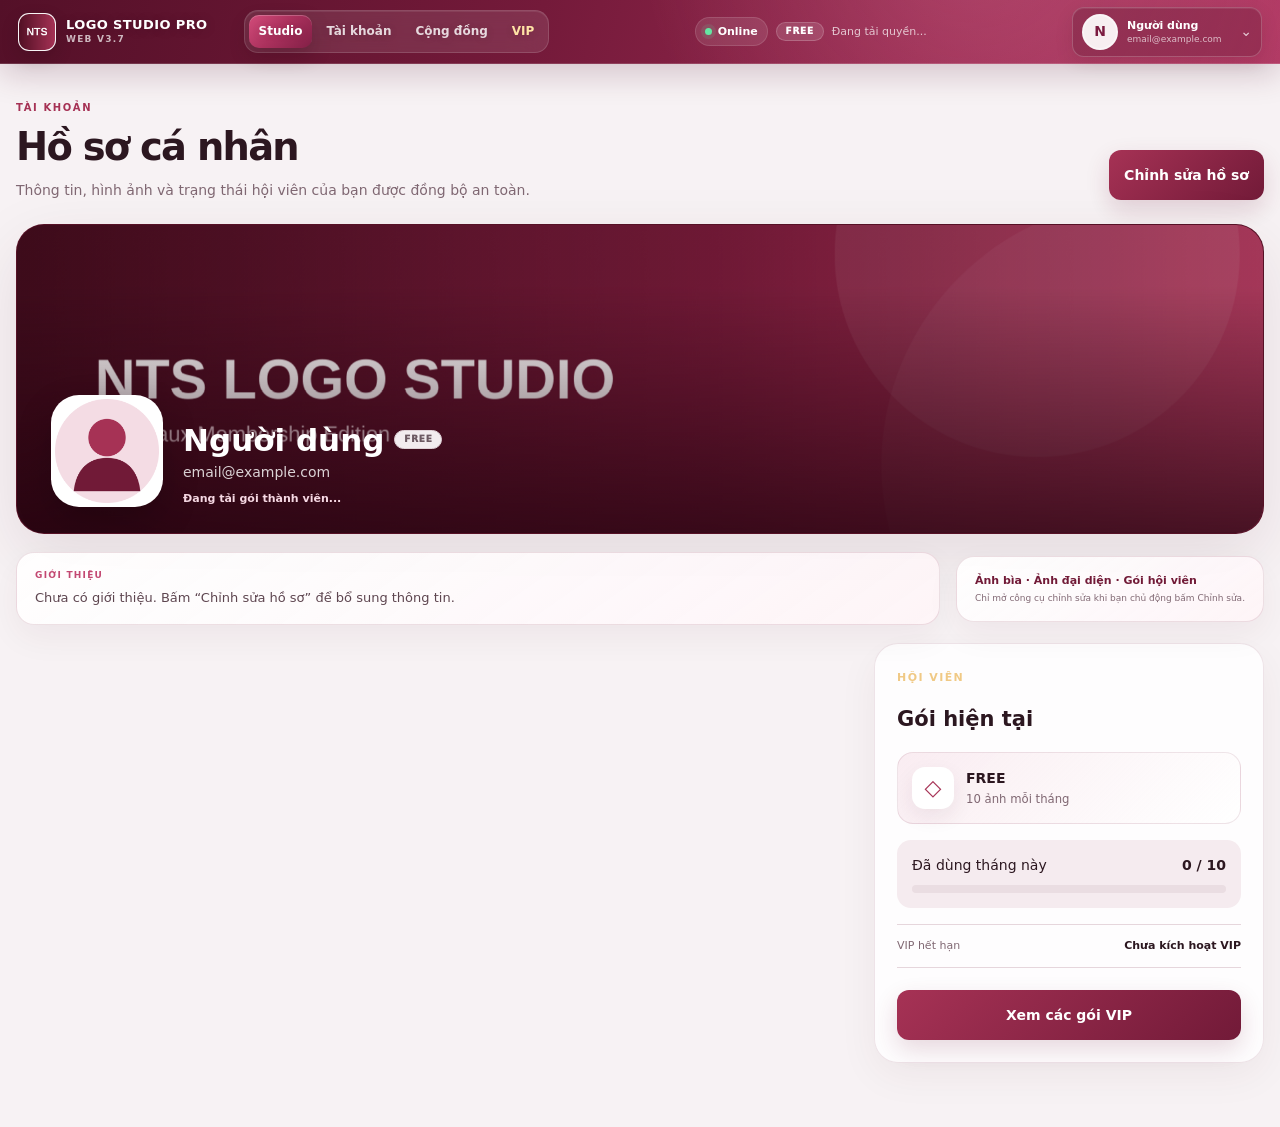
<file: _preview_profile.html>
<!DOCTYPE html>

<html lang="vi">
<head>
<meta charset="utf-8"/>
<meta content="width=device-width, initial-scale=1, viewport-fit=cover" name="viewport"/>
<meta content="#711A37" name="theme-color"/>
<meta content="NTS Logo Studio Pro Web - công cụ đóng dấu ảnh trực quan với tài khoản người dùng." name="description"/>
<title>NTS Logo Studio Pro Web</title>
<link href="assets/brand/logo.png" rel="icon" type="image/png"/>
<link as="image" fetchpriority="high" href="assets/login/login-hero.png" rel="preload"/>
<link href="assets/styles.css" rel="stylesheet"/>
</head>
<body>
<div aria-atomic="false" aria-live="polite" class="toast-stack" id="toastStack"></div>
<main class="hidden auth-shell" id="authView">
<section aria-label="Giới thiệu NTS Logo Studio" class="auth-brand-panel" id="authBrandPanel">
<div aria-hidden="true" class="login-hero-media" id="loginHeroMedia"></div>
<img alt="" aria-hidden="true" class="login-hero-figure" id="loginHeroFigure" src="assets/login/login-hero.png"/>
<div class="brand-lockup">
<img alt="NTS" class="brand-logo-image" src="assets/brand/logo.png"/>
<div>
<div class="brand-name">LOGO STUDIO PRO</div>
<div class="brand-version">WEB EDITION</div>
</div>
</div>
<div class="brand-hero">
<span class="eyebrow" id="loginHeroEyebrow">NTS UI</span>
<h1 id="loginHeroTitle">NHÌN SANG PHẢI</h1>
<p id="loginHeroSubtitle">Đăng nhập để quản lý phiên làm việc, sử dụng giao diện tối ưu cho desktop, tablet và mobile.</p>
</div>
<div class="feature-grid">
<article class="feature-card">
<span class="feature-icon">◫</span>
<div>
<strong>Preview trực quan</strong>
<p>Before/After dạng thanh kéo, zoom và căn vị trí logo trực tiếp.</p>
</div>
</article>
<article class="feature-card">
<span class="feature-icon">⚡</span>
<div>
<strong>Nhẹ và riêng tư</strong>
<p>Preview xử lý tại trình duyệt; ảnh không tự động tải lên server.</p>
</div>
</article>
<article class="feature-card">
<span class="feature-icon">✓</span>
<div>
<strong>Tài khoản thật</strong>
<p>Đăng ký, đăng nhập, giữ phiên, quên mật khẩu và Google OAuth.</p>
</div>
</article>
</div>
<div class="brand-footer">NAM TIÊN SINH STUDIO · 2026</div>
</section>
<section class="auth-form-panel">
<div class="auth-card">
<div class="auth-heading">
<span class="auth-badge">NTS CLOUD</span>
<h2 id="authTitle">Chào mừng trở lại</h2>
<p id="authSubtitle">Đăng nhập để tiếp tục vào Logo Studio.</p>
</div>
<div aria-label="Đăng nhập hoặc đăng ký" class="auth-tabs" role="tablist">
<button aria-selected="true" class="auth-tab active" id="loginTab" role="tab" type="button">Đăng nhập</button>
<button aria-selected="false" class="auth-tab" id="registerTab" role="tab" type="button">Tạo tài khoản</button>
</div>
<form class="auth-form" id="authForm" novalidate="">
<div class="field hidden" id="nameField">
<label for="displayName">Tên hiển thị</label>
<div class="input-shell">
<span class="input-icon">A</span>
<input autocomplete="name" id="displayName" maxlength="60" name="displayName" placeholder="Ví dụ: Nam Tiên Sinh" type="text"/>
</div>
</div>
<div class="field">
<label for="email">Email</label>
<div class="input-shell">
<span class="input-icon">@</span>
<input autocomplete="email" id="email" inputmode="email" name="email" placeholder="ban@example.com" required="" type="email"/>
</div>
</div>
<div class="field">
<div class="field-label-row">
<label for="password">Mật khẩu</label>
<button class="text-button" id="forgotPassword" type="button">Quên mật khẩu?</button>
</div>
<div class="input-shell">
<span class="input-icon">•</span>
<input autocomplete="current-password" id="password" minlength="8" name="password" placeholder="Tối thiểu 8 ký tự" required="" type="password"/>
<button aria-label="Hiện mật khẩu" class="password-toggle" id="togglePassword" type="button">Hiện</button>
</div>
<div aria-hidden="true" class="password-strength hidden" id="passwordStrength">
<span></span><span></span><span></span><span></span>
</div>
</div>
<label class="check-row hidden" id="termsRow">
<input id="terms" type="checkbox"/>
<span>Tôi đồng ý với <a href="terms.html" rel="noopener" target="_blank">điều khoản sử dụng</a> và <a href="privacy.html" rel="noopener" target="_blank">chính sách bảo mật</a>.</span>
</label>
<button class="primary-button" id="authSubmit" type="submit">
<span id="authSubmitText">Đăng nhập</span>
<span aria-hidden="true" class="spinner hidden" id="authSpinner"></span>
</button>
</form>
<div class="divider"><span>hoặc</span></div>
<button class="oauth-button" id="googleLogin" type="button">
<svg aria-hidden="true" height="18" viewbox="0 0 24 24" width="18">
<path d="M21.6 12.23c0-.71-.06-1.4-.18-2.06H12v3.9h5.38a4.6 4.6 0 0 1-1.99 3.02v2.52h3.22c1.89-1.74 2.99-4.3 2.99-7.38Z" fill="#4285F4"></path>
<path d="M12 22c2.7 0 4.97-.9 6.62-2.39l-3.22-2.52c-.9.6-2.04.96-3.4.96-2.61 0-4.82-1.76-5.61-4.13H3.06v2.6A10 10 0 0 0 12 22Z" fill="#34A853"></path>
<path d="M6.39 13.92A6 6 0 0 1 6.07 12c0-.67.11-1.32.32-1.92v-2.6H3.06A10 10 0 0 0 2 12c0 1.62.39 3.15 1.06 4.52l3.33-2.6Z" fill="#FBBC05"></path>
<path d="M12 5.95c1.47 0 2.79.5 3.83 1.5l2.87-2.88A9.63 9.63 0 0 0 12 2a10 10 0 0 0-8.94 5.48l3.33 2.6C7.18 7.71 9.39 5.95 12 5.95Z" fill="#EA4335"></path>
</svg>
          Tiếp tục với Google
        </button>
<p class="auth-footnote" id="authFootnote">Phiên đăng nhập được lưu an toàn bằng Supabase Auth.</p>
</div>
</section>
</main>
<main class="app-shell" id="appView">
<header class="app-topbar">
<div class="app-brand">
<button aria-label="Mở thư viện" class="icon-button mobile-only" id="mobileLibraryToggle" type="button">☰</button>
<img alt="NTS" class="brand-logo-image small" src="assets/brand/logo.png"/>
<div class="app-brand-text">
<strong>LOGO STUDIO PRO</strong>
<span>WEB V3.7</span>
</div>
</div>
<nav aria-label="Điều hướng chính" class="app-nav">
<button class="app-nav-button active" data-page="studioPage" type="button">Studio</button>
<button class="app-nav-button" data-page="profilePage" type="button">Tài khoản</button>
<button class="app-nav-button" data-page="communityPage" type="button">Cộng đồng</button>
<button class="app-nav-button vip-nav" data-page="vipPage" type="button">VIP</button>
<button class="app-nav-button hidden" data-page="adminPage" id="adminNavButton" type="button">Quản trị</button>
</nav>
<div class="topbar-center status-center">
<span class="status-pill success"><span class="status-dot"></span> Online</span>
<span class="plan-badge free" id="topPlanBadge">FREE</span>
<span class="topbar-note" id="quotaText">Đang tải quyền...</span>
</div>
<div class="user-menu-wrap">
<button aria-expanded="false" class="user-chip" id="userMenuButton" type="button">
<span class="user-avatar">
<img alt="Ảnh đại diện" class="hidden" id="userAvatarImage" src="assets/brand/avatar-default.png"/>
<span id="userAvatarFallback">N</span>
</span>
<span class="user-copy">
<strong id="userDisplayName">Người dùng</strong>
<small id="userEmail">email@example.com</small>
</span>
<span class="chevron">⌄</span>
</button>
<div class="user-menu hidden" id="userMenu">
<div class="user-menu-heading">
<strong id="menuDisplayName">Người dùng</strong>
<span id="menuEmail">email@example.com</span>
</div>
<button class="menu-button" data-page="profilePage" type="button">Hồ sơ cá nhân</button>
<button class="menu-button" data-page="communityPage" type="button">Bạn bè &amp; Tin nhắn</button>
<button class="menu-button vip-menu-item" data-page="vipPage" type="button">Nâng cấp VIP</button>
<button class="menu-button hidden" data-page="adminPage" id="adminQuickMenu" type="button">Trang quản trị</button>
<button class="menu-danger" id="logoutButton" type="button">Đăng xuất</button>
</div>
</div>
</header>
<section class="app-page hidden" id="studioPage">
<div class="workspace">
<aside class="side-panel library-panel" id="libraryPanel">
<div class="panel-heading-row">
<div>
<span class="step-label">01</span>
<h2>Thư viện ảnh</h2>
</div>
<span class="count-chip" id="imageCount">0 ảnh</span>
</div>
<label class="drop-zone" for="imageInput" id="dropZone">
<input accept="image/*" hidden="" id="imageInput" multiple="" type="file"/>
<div class="drop-icon">＋</div>
<strong>Thêm ảnh</strong>
<span>Kéo thả hoặc bấm để chọn</span>
</label>
<div class="search-shell">
<span>⌕</span>
<input id="imageSearch" placeholder="Tìm tên ảnh..." type="search"/>
</div>
<div class="image-list" id="imageList">
<div class="empty-list-state">
<div class="empty-icon">▧</div>
<strong>Chưa có ảnh</strong>
<p>Thêm ảnh để bắt đầu preview.</p>
</div>
</div>
<div class="library-selection-bar">
<div class="selection-summary"><strong id="selectedCount">0</strong><span>đã chọn để xuất</span></div>
<div class="selection-actions">
<button class="text-button" id="selectAllImages" type="button">Chọn tất cả</button>
<button class="text-button" id="clearSelection" type="button">Bỏ chọn</button>
</div>
</div>
<div class="panel-footer-actions">
<button class="secondary-button" id="clearImages" type="button">Xóa danh sách</button>
</div>
</aside>
<section class="preview-panel">
<div class="preview-toolbar">
<div class="preview-title-wrap">
<span class="step-label">02</span>
<div>
<h2>Preview</h2>
<p id="previewMeta">Chưa có ảnh được chọn</p>
</div>
</div>
<div class="preview-actions preview-zoom-actions">
<button class="tool-button active" id="compareToggle" type="button">◫ Before / After</button>
<div aria-label="Điều khiển thu phóng preview" class="zoom-cluster">
<button class="tool-button icon-tool" id="zoomOutPreview" title="Thu nhỏ" type="button">−</button>
<button class="tool-button active" id="fitPreview" title="Căn vừa toàn bộ ảnh" type="button">Vừa khung</button>
<button class="tool-button" id="actualSizePreview" title="Xem gần kích thước 100%" type="button">100%</button>
<button class="tool-button icon-tool" id="zoomInPreview" title="Phóng to" type="button">+</button>
<span class="zoom-label" id="previewZoomLabel">FIT</span>
</div>
</div>
</div>
<div class="preview-stage" id="previewStage">
<div class="preview-empty" id="previewEmpty">
<div class="preview-empty-mark">NTS</div>
<h3>Thêm ảnh và logo để bắt đầu</h3>
<p>Ảnh preview được xử lý cục bộ trên trình duyệt.</p>
</div>
<div class="compare-frame hidden" id="compareFrame">
<canvas class="preview-canvas" id="afterCanvas"></canvas>
<div class="before-clip" id="beforeClip">
<canvas class="preview-canvas" id="beforeCanvas"></canvas>
</div>
<div aria-label="So sánh Before After" aria-valuemax="100" aria-valuemin="0" aria-valuenow="50" class="split-divider" id="splitDivider" role="slider" tabindex="0">
<span class="split-handle">↔</span>
</div>
<span class="compare-badge before-badge">BEFORE</span>
<span class="compare-badge after-badge">AFTER</span>
</div>
<div class="preview-hud hidden" id="previewHud">
<span class="hud-spinner"></span>
<span id="previewHudText">Đang xử lý preview...</span>
</div>
</div>
<div class="preview-bottom-bar">
<div class="preview-hint">Kéo thanh giữa để so sánh ảnh gốc và ảnh đã gắn logo.</div>
<div class="selected-chip" id="selectedImageStatus">0 ảnh</div>
</div>
</section>
<aside class="side-panel settings-panel" id="settingsPanel">
<div class="panel-heading-row sticky-heading">
<div>
<span class="step-label">03</span>
<h2>Thiết lập logo</h2>
</div>
<button aria-label="Đóng thiết lập" class="icon-button mobile-only" id="mobileSettingsClose" type="button">×</button>
</div>
<div class="settings-scroll">
<section class="setting-section">
<div class="section-label">LOGO</div>
<label class="logo-picker" for="logoInput">
<input accept="image/png,image/webp,image/jpeg" hidden="" id="logoInput" type="file"/>
<div class="logo-preview-box" id="logoPreviewBox">LOGO</div>
<div class="logo-picker-copy">
<strong id="logoFileName">Chọn file logo</strong>
<span>Khuyến nghị PNG nền trong suốt</span>
</div>
<span class="logo-change">Đổi</span>
</label>
<div class="logo-quality-status" id="logoQualityStatus"><span>◇</span><div><strong>Chất lượng logo</strong><small>Chọn PNG/WebP nền trong suốt từ 1000 px trở lên để xuất nét nhất.</small></div></div>
</section>
<section class="setting-section">
<div class="section-label-row">
<div class="section-label">VỊ TRÍ</div>
<button class="text-button" id="resetTransform" type="button">Reset</button>
</div>
<div aria-label="Chọn vị trí logo" class="position-grid" id="positionGrid">
<button data-pos="NW" type="button">↖</button><button data-pos="N" type="button">↑</button><button data-pos="NE" type="button">↗</button>
<button data-pos="W" type="button">←</button><button data-pos="C" type="button">●</button><button data-pos="E" type="button">→</button>
<button data-pos="SW" type="button">↙</button><button data-pos="S" type="button">↓</button><button class="active" data-pos="SE" type="button">↘</button>
</div>
</section>
<section class="setting-section">
<div class="control-row">
<div class="control-copy"><label for="opacityRange">Độ mờ</label><span id="opacityValue">92%</span></div>
<input id="opacityRange" max="100" min="0" type="range" value="92"/>
</div>
<div class="control-row">
<div class="control-copy"><label for="sizeRange">Kích thước</label><span id="sizeValue">18%</span></div>
<input id="sizeRange" max="80" min="2" type="range" value="18"/>
</div>
<input aria-hidden="true" class="hidden" id="paddingRange" max="3000" min="0" tabindex="-1" type="range" value="28"/>
<span aria-hidden="true" class="hidden" id="paddingValue">28 px</span>
<div class="precision-control-group">
<div class="precision-group-head">
<div><strong>KHOẢNG CÁCH LỀ</strong><small>Hai trục độc lập, tính theo kích thước thật của từng ảnh.</small></div>
<button class="text-button" id="resetMargins" type="button">Reset lề</button>
</div>
<div class="control-row precision-row">
<div class="control-copy"><label for="paddingXRange">Lề ngang X</label><span id="paddingXValue">28 px</span></div>
<div class="range-number-grid">
<input id="paddingXRange" max="3000" min="0" step="1" type="range" value="28"/>
<input aria-label="Lề ngang X chính xác theo pixel" class="precision-number" id="paddingXNumber" inputmode="numeric" max="3000" min="0" step="1" type="number" value="28"/>
</div>
</div>
<div class="control-row precision-row">
<div class="control-copy"><label for="paddingYRange">Lề dọc Y</label><span id="paddingYValue">28 px</span></div>
<div class="range-number-grid">
<input id="paddingYRange" max="3000" min="0" step="1" type="range" value="28"/>
<input aria-label="Lề dọc Y chính xác theo pixel" class="precision-number" id="paddingYNumber" inputmode="numeric" max="3000" min="0" step="1" type="number" value="28"/>
</div>
</div>
</div>
<div class="precision-control-group offset-group">
<div class="precision-group-head">
<div><strong>TINH CHỈNH VỊ TRÍ</strong><small>Dịch logo khỏi vị trí neo mà không làm thay đổi khoảng lề.</small></div>
</div>
<div class="control-row precision-row">
<div class="control-copy"><label for="offsetXRange">Dịch ngang X</label><span id="offsetXValue">0 px</span></div>
<div class="range-number-grid">
<input id="offsetXRange" max="3000" min="-3000" step="1" type="range" value="0"/>
<input aria-label="Dịch ngang X chính xác theo pixel" class="precision-number" id="offsetXNumber" inputmode="numeric" max="3000" min="-3000" step="1" type="number" value="0"/>
</div>
</div>
<div class="control-row precision-row">
<div class="control-copy"><label for="offsetYRange">Dịch dọc Y</label><span id="offsetYValue">0 px</span></div>
<div class="range-number-grid">
<input id="offsetYRange" max="3000" min="-3000" step="1" type="range" value="0"/>
<input aria-label="Dịch dọc Y chính xác theo pixel" class="precision-number" id="offsetYNumber" inputmode="numeric" max="3000" min="-3000" step="1" type="number" value="0"/>
</div>
<div aria-label="Dịch logo nhanh 1 pixel" class="nudge-pad">
<span></span><button data-nudge="y:-1" title="Lên 1 px" type="button">↑</button><span></span>
<button data-nudge="x:-1" title="Trái 1 px" type="button">←</button><button aria-hidden="true" data-nudge="x:0" disabled="" type="button">•</button><button data-nudge="x:1" title="Phải 1 px" type="button">→</button>
<span></span><button data-nudge="y:1" title="Xuống 1 px" type="button">↓</button><span></span>
</div>
</div>
</div>
<div class="control-row">
<div class="control-copy"><label for="rotationRange">Xoay</label><span id="rotationValue">0°</span></div>
<input id="rotationRange" max="180" min="-180" type="range" value="0"/>
<div class="quick-angle-row">
<button data-angle="-90" type="button">−90°</button>
<button data-angle="0" type="button">0°</button>
<button data-angle="90" type="button">+90°</button>
</div>
</div>
</section>
<section class="setting-section compact-section">
<label class="toggle-row">
<span><strong>Giữ logo trong khung</strong><small>Tránh watermark đi ra ngoài ảnh</small></span>
<input checked="" id="keepInsideToggle" type="checkbox"/>
<span class="toggle-ui"></span>
</label>
</section>
<section class="setting-section">
<div class="section-label">ĐỒNG BỘ CẤU HÌNH</div>
<div class="action-grid">
<button class="secondary-button" id="applySelectedButton" type="button">Áp dụng ảnh đã chọn</button>
<button class="secondary-button" id="applyAllButton" type="button">Áp dụng tất cả</button>
</div>
<div class="smart-apply-note"><strong>SMART APPLY 3.3</strong><span>Lề ngang scale theo chiều rộng, lề dọc scale theo chiều cao; Dịch X/Y cũng scale theo đúng trục. Ảnh ngang và ảnh dọc vì vậy giữ bố cục tương đối ổn định mà vẫn cho tinh chỉnh độc lập từng lề.</span></div>
</section>
<section class="setting-section export-section">
<div class="section-label-row">
<div class="section-label">XUẤT ẢNH</div>
<span class="export-badge" id="exportSelectionBadge">0 ảnh</span>
</div>
<div class="export-performance-card">
<div class="export-performance-head">
<div><strong>Engine xuất V3.3</strong><small>Turbo dùng Web Worker song song trên PC; không phụ thuộc requestAnimationFrame nên đổi tab không còn làm batch đứng ở điểm yield.</small></div>
<span class="engine-badge" data-kind="turbo" id="exportEngineStatus">TURBO</span>
</div>
<label class="export-mode-field" for="exportSpeedMode">
<span>Chế độ tốc độ</span>
<select id="exportSpeedMode">
<option value="turbo">Turbo — nhanh nhất</option>
<option value="balanced">Cân bằng</option>
<option value="quality">Chất lượng tối đa</option>
</select>
</label>
</div>
<label class="toggle-row export-quality-toggle">
<span><strong>PNG siêu nét</strong><small>Giữ chi tiết logo/text tốt nhất; file sẽ lớn hơn JPG/WebP và mã hóa chậm hơn.</small></span>
<input id="losslessExportToggle" type="checkbox"/>
<span class="toggle-ui"></span>
</label>
<button class="primary-button full-width" id="exportSelectedButton" type="button">⇩ XUẤT ẢNH ĐÃ CHỌN</button>
<div class="action-grid export-secondary-row">
<button class="secondary-button" id="exportAllButton" type="button">Xuất tất cả</button>
<button class="secondary-button" id="exportCurrentButton" type="button">Ảnh hiện tại</button>
</div>
<button class="danger-soft-button full-width hidden" id="cancelExportButton" type="button">Dừng sau ảnh đang xử lý</button>
<div class="batch-progress-shell">
<div class="batch-progress-track"><span id="batchProgressBar"></span></div>
<div class="batch-progress-text" id="batchProgressText">Sẵn sàng xuất.</div>
</div>
<p class="section-note">PC: Turbo Worker xử lý song song và tiếp tục khi bạn chuyển sang tab khác trong điều kiện trình duyệt chưa đóng băng trang. Chrome/Edge có thể ghi trực tiếp vào thư mục. Mobile: app ưu tiên bảng Chia sẻ để lưu vào Photos/Gallery.</p>
<div class="mobile-export-hint hidden" id="mobileExportHint"></div>
</section>
</div>
</aside>
</div>
<button class="mobile-fab mobile-only" id="mobileSettingsToggle" type="button">⚙ Thiết lập</button>
</section>
<section class="app-page account-page" id="profilePage">
<div class="page-container v36-page-shell">
<div class="v36-page-heading">
<div><span class="v36-kicker">TÀI KHOẢN</span><h1>Hồ sơ cá nhân</h1><p>Thông tin, hình ảnh và trạng thái hội viên của bạn được đồng bộ an toàn.</p></div>
<div class="v37-profile-heading-actions"><button class="primary-button" id="editProfileButton" type="button">Chỉnh sửa hồ sơ</button><button class="primary-button v36-save-profile hidden" id="saveProfileButtonTop" type="button">Lưu thay đổi</button></div>
</div>
<div class="profile-hero-card v36-profile-hero">
<img alt="Ảnh bìa" class="profile-cover" id="profileCoverPreview" src="assets/brand/cover-default.png"/>
<div class="profile-hero-overlay"></div>
<div class="profile-identity">
<img alt="Ảnh đại diện" class="profile-avatar-large" id="profileAvatarPreview" src="assets/brand/avatar-default.png"/>
<div><div class="profile-name-row"><h1 id="profileNameHero">Người dùng</h1><span class="plan-badge free" id="profilePlanBadge">FREE</span></div><p id="profileEmailHero">email@example.com</p><span class="profile-membership-text" id="profileMembershipText">Đang tải gói thành viên...</span></div>
</div>
</div>
<div class="v37-profile-overview">
<article class="v37-profile-about">
<span class="v37-overview-label">GIỚI THIỆU</span>
<p id="profileBioSummary">Chưa có giới thiệu. Bấm “Chỉnh sửa hồ sơ” để bổ sung thông tin.</p>
</article>
<div class="v37-profile-overview-note"><span>Ảnh bìa · Ảnh đại diện · Gói hội viên</span><small>Chỉ mở công cụ chỉnh sửa khi bạn chủ động bấm Chỉnh sửa.</small></div>
</div>
<div class="account-grid v36-account-grid v37-profile-edit-area" id="profileEditArea">
<form class="content-card profile-form-card v36-glass-card v37-profile-edit-panel hidden" id="profileForm">
<div class="card-heading v37-profile-editor-heading"><div><span class="eyebrow">CHỈNH SỬA</span><h2>Thông tin cá nhân</h2><p>Chọn ảnh mới để mở trình căn vị trí. Ảnh hiện tại vẫn giữ nguyên nếu bạn không thay đổi.</p></div><div class="v37-editor-actions"><button class="secondary-button compact" id="cancelProfileEditButton" type="button">Hủy</button><button class="primary-button compact" id="saveProfileButton" type="submit">Lưu thay đổi</button></div></div>
<div class="media-upload-grid profile-media-editor-grid v36-profile-media-grid">
<section class="media-upload-card enhanced-media-card profile-media-editor v36-media-card" data-media-kind="avatar" id="avatarMediaEditor">
<div class="v36-media-card-head"><div><span class="v36-media-icon">◎</span><strong>Ảnh đại diện</strong><p>Dùng JPG/PNG/WebP. Preview hiện ngay khi chọn.</p></div><label class="media-file-button">Chọn ảnh<input accept="image/*" id="profileAvatarInput" type="file"/></label></div>
<div class="v36-media-editor-body hidden" id="avatarEditorBody">
<div aria-label="Kéo để chỉnh vị trí ảnh đại diện" class="v36-crop-surface avatar-crop-surface" id="avatarEditorSurface" tabindex="0">
<img alt="Preview ảnh đại diện" draggable="false" id="avatarEditorPreview" src="assets/brand/avatar-default.png"/>
<div class="v36-crop-guide"><span></span></div>
<div class="v36-drag-hint">Kéo ảnh để căn · cuộn để zoom</div>
</div>
<div class="profile-position-controls v36-position-controls">
<label><span>Ngang X</span><input id="avatarPosX" max="100" min="0" type="range" value="50"/><b id="avatarPosXValue">50%</b></label>
<label><span>Dọc Y</span><input id="avatarPosY" max="100" min="0" type="range" value="50"/><b id="avatarPosYValue">50%</b></label>
<label><span>Zoom</span><input id="avatarZoom" max="220" min="100" type="range" value="100"/><b id="avatarZoomValue">100%</b></label>
</div>
<div class="media-editor-actions"><button class="secondary-button compact" id="centerAvatarButton" type="button">Căn giữa</button><button class="text-button danger-text" id="removeAvatarButton" type="button">Xóa ảnh</button></div>
</div>
<div class="v36-media-empty" id="avatarEmptyHint"><span>＋</span><p>Chọn ảnh để mở trình căn vị trí.</p></div>
</section>
<section class="media-upload-card enhanced-media-card profile-media-editor v36-media-card" data-media-kind="cover" id="coverMediaEditor">
<div class="v36-media-card-head"><div><span class="v36-media-icon">▱</span><strong>Ảnh bìa</strong><p>Ảnh ngang cho kết quả đẹp nhất, ảnh dọc vẫn hỗ trợ.</p></div><label class="media-file-button">Chọn ảnh<input accept="image/*" id="profileCoverInput" type="file"/></label></div>
<div class="v36-media-editor-body hidden" id="coverEditorBody">
<div aria-label="Kéo để chỉnh vị trí ảnh bìa" class="v36-crop-surface cover-crop-surface" id="coverEditorSurface" tabindex="0">
<img alt="Preview ảnh bìa" draggable="false" id="coverEditorPreview" src="assets/brand/cover-default.png"/>
<div class="v36-crop-guide cover"><span></span></div>
<div class="v36-drag-hint">Kéo ảnh để căn · cuộn để zoom</div>
</div>
<div class="profile-position-controls v36-position-controls">
<label><span>Ngang X</span><input id="coverPosX" max="100" min="0" type="range" value="50"/><b id="coverPosXValue">50%</b></label>
<label><span>Dọc Y</span><input id="coverPosY" max="100" min="0" type="range" value="50"/><b id="coverPosYValue">50%</b></label>
<label><span>Zoom</span><input id="coverZoom" max="220" min="100" type="range" value="100"/><b id="coverZoomValue">100%</b></label>
</div>
<div class="media-editor-actions"><button class="secondary-button compact" id="centerCoverButton" type="button">Căn giữa</button><button class="text-button danger-text" id="removeCoverButton" type="button">Xóa ảnh</button></div>
</div>
<div class="v36-media-empty" id="coverEmptyHint"><span>＋</span><p>Chọn ảnh để mở trình căn vị trí.</p></div>
</section>
</div>
<div class="profile-media-status v36-inline-status" id="profileMediaStatus">Chưa có thay đổi hình ảnh.</div>
<div class="form-grid two-col">
<div class="field"><label for="profileDisplayName">Tên hiển thị</label><div class="input-shell"><input id="profileDisplayName" maxlength="60" required=""/></div></div>
<div class="field"><label for="profileEmail">Email</label><div class="input-shell"><input id="profileEmail" readonly="" type="email"/></div></div>
</div>
<div class="field"><div class="field-label-row"><label for="profileBio">Bio</label><span class="muted">Tối đa 500 ký tự</span></div><textarea id="profileBio" maxlength="500" placeholder="Giới thiệu ngắn về bạn..." rows="5"></textarea></div>
</form>
<aside class="content-card account-status-card v36-glass-card v36-sticky-card v37-membership-summary-card" id="profileMembershipCard">
<span class="eyebrow">HỘI VIÊN</span><h2>Gói hiện tại</h2>
<div class="v36-plan-summary"><span id="v36ProfilePlanIcon">◇</span><div><strong id="v36ProfilePlanName">FREE</strong><small id="v36ProfilePlanSub">10 ảnh mỗi tháng</small></div></div>
<div class="quota-meter"><div><span>Đã dùng tháng này</span><strong><span id="quotaUsed">0</span> / <span id="quotaLimit">10</span></strong></div><div class="quota-track"><span id="profileQuotaBar"></span></div></div>
<div class="account-detail-row"><span>VIP hết hạn</span><strong id="vipUntilText">Chưa kích hoạt VIP</strong></div>
<button class="primary-button full-width" data-page="vipPage" id="upgradeCta" type="button">Xem các gói VIP</button>
</aside>
</div>
</div>
</section>
<section class="app-page community-page hidden" id="communityPage">
<div class="page-container v37-community-shell">
<div class="v37-page-title-row">
<div><span class="v37-kicker">NTS COMMUNITY</span><h1>Kết nối hội viên</h1><p>Kết bạn, nhắn tin trực tiếp và gửi phản hồi cho quản trị viên mà không ảnh hưởng engine xử lý ảnh.</p></div>
<div class="v37-community-status"><span class="status-dot"></span><strong>Realtime</strong><small>Chỉ kết nối khi bạn mở Cộng đồng</small></div>
</div>
<div class="v37-community-tabs" role="tablist">
<button class="v37-community-tab active" data-community-tab="people" type="button">Hội viên</button>
<button class="v37-community-tab" data-community-tab="chat" type="button">Tin nhắn <span class="v37-tab-badge hidden" id="communityUnreadBadge">0</span></button>
<button class="v37-community-tab" data-community-tab="feedback" type="button">Phản hồi</button>
</div>
<section class="v37-community-panel" id="communityPeoplePanel">
<div class="v37-community-grid">
<aside class="v37-community-side">
<div class="v37-glass-card v37-search-members-card">
<div class="v37-card-head"><div><span class="v37-kicker">DANH BẠ</span><h2>Tìm hội viên</h2></div><span class="count-chip" id="communityMemberCount">0</span></div>
<div class="search-shell"><span>⌕</span><input autocomplete="off" id="communityMemberSearch" placeholder="Tìm theo tên..." type="search"/></div>
<p class="v37-card-note">Badge trên avatar cho biết ADMIN / VIP / FREE. Email không được công khai.</p>
</div>
<div class="v37-glass-card">
<div class="v37-card-head"><div><span class="v37-kicker">YÊU CẦU</span><h2>Lời mời kết bạn</h2></div></div>
<div class="v37-mini-list" id="friendRequestsList"><div class="v37-empty-state">Chưa có lời mời.</div></div>
</div>
</aside>
<div class="v37-glass-card v37-member-directory-card">
<div class="v37-member-directory" id="communityMemberList"><div class="v37-empty-state">Đang tải danh sách hội viên...</div></div>
</div>
</div>
</section>
<section class="v37-community-panel hidden" id="communityChatPanel">
<div class="v37-chat-layout">
<aside class="v37-glass-card v37-chat-contacts">
<div class="v37-card-head"><div><span class="v37-kicker">BẠN BÈ</span><h2>Cuộc trò chuyện</h2></div></div>
<div class="v37-chat-contact-list" id="chatContactList"><div class="v37-empty-state">Kết bạn với hội viên để bắt đầu nhắn tin.</div></div>
</aside>
<section class="v37-glass-card v37-chat-room">
<header class="v37-chat-room-head" id="chatRoomHeader"><div class="v37-chat-placeholder-title"><strong>Chọn một người bạn</strong><span>Tin nhắn chỉ hiển thị giữa hai tài khoản.</span></div></header>
<div class="v37-chat-messages" id="chatMessages"><div class="v37-chat-empty">Chọn một hội viên ở bên trái để trò chuyện.</div></div>
<form class="v37-chat-composer" id="chatComposer">
<textarea disabled="" id="chatMessageInput" maxlength="2000" placeholder="Nhập tin nhắn..." rows="1"></textarea>
<button class="primary-button" disabled="" id="sendChatMessage" type="submit">Gửi</button>
</form>
</section>
</div>
</section>
<section class="v37-community-panel hidden" id="communityFeedbackPanel">
<div class="v37-feedback-layout">
<form class="v37-glass-card v37-feedback-form" id="feedbackForm">
<div class="v37-card-head"><div><span class="v37-kicker">PHẢN HỒI</span><h2>Góp ý cho NTS Logo Studio</h2><p>Admin sẽ thấy phản hồi này trong Trung tâm quản trị.</p></div></div>
<div class="form-grid two-col"><div class="field"><label for="feedbackType">Loại phản hồi</label><select id="feedbackType"><option value="comment">Bình luận</option><option value="suggestion">Đề xuất</option><option value="bug">Báo lỗi</option><option value="other">Khác</option></select></div><div class="field"><label for="feedbackRating">Đánh giá</label><select id="feedbackRating"><option value="">Không chấm điểm</option><option value="5">5 - Rất tốt</option><option value="4">4 - Tốt</option><option value="3">3 - Bình thường</option><option value="2">2 - Chưa tốt</option><option value="1">1 - Kém</option></select></div></div>
<div class="field"><label for="feedbackContent">Nội dung</label><textarea id="feedbackContent" maxlength="3000" placeholder="Điều gì đang tốt, điều gì cần sửa hoặc tính năng bạn muốn có?" required="" rows="7"></textarea></div>
<div class="v37-form-footer"><span id="feedbackCharCount">0 / 3000</span><button class="primary-button" id="submitFeedbackButton" type="submit">Gửi phản hồi</button></div>
</form>
<div class="v37-glass-card v37-feedback-history-card"><div class="v37-card-head"><div><span class="v37-kicker">LỊCH SỬ</span><h2>Phản hồi của bạn</h2></div><button class="secondary-button compact" id="refreshFeedbackButton" type="button">↻</button></div><div class="v37-feedback-list" id="myFeedbackList"><div class="v37-empty-state">Chưa có phản hồi.</div></div></div>
</div>
</section>
</div>
</section>
<section class="app-page membership-page hidden" id="vipPage">
<div class="page-container v36-page-shell v36-membership-shell">
<div class="membership-hero premium-membership-hero v36-membership-hero">
<div><span class="auth-badge">NTS MEMBERSHIP</span><h1>Chọn gói phù hợp với cách bạn làm việc.</h1><p>Xem quyền lợi trước, chọn gói, xác nhận rồi mới chuyển sang bước thanh toán. payOS tự đối soát và chỉ kích hoạt VIP khi nhận đủ đúng số tiền.</p></div>
<div class="v36-current-membership"><span class="v36-live-dot"></span><div><small>Gói đang dùng</small><strong id="v36CurrentPlan">FREE</strong><span id="v36CurrentPlanDetail">Đang đồng bộ...</span></div></div>
</div>
<section class="v36-plan-section">
<div class="v36-section-heading"><div><span class="eyebrow">GÓI HỘI VIÊN</span><h2>Chọn thời hạn đăng ký</h2><p>Giá được lấy từ cấu hình quản trị và tính server-side khi tạo đơn.</p></div><div class="v36-price-base"><span>Giá cơ sở</span><strong id="vipPrice">200.000 ₫</strong><small>/ tháng</small></div></div>
<div class="v36-plan-grid">
<article class="v36-plan-card free-plan-card">
<div class="v36-plan-card-top"><span class="plan-badge free">FREE</span><span class="v36-plan-note">Dùng thử</span></div>
<h3>Miễn phí</h3><div class="v36-plan-price"><strong>0đ</strong><span>/ tháng</span></div>
<p>Dành cho nhu cầu cơ bản và thử workflow.</p>
<ul><li><strong id="freeLimitCopy">10 ảnh/tháng</strong></li><li>Before / After</li><li>Smart Apply</li><li>Hồ sơ cá nhân</li></ul>
<button class="secondary-button full-width" disabled="" type="button">Gói mặc định</button>
</article>
<div aria-label="Chọn thời hạn VIP" class="v36-vip-plan-wrap" id="vipDurationSelector" role="group">
<article class="v36-plan-card vip-plan-card active" data-plan-card="1"><div class="v36-plan-card-top"><span class="plan-badge vip">VIP</span><span class="v36-plan-note">Linh hoạt</span></div><h3>VIP 1 tháng</h3><div class="v36-plan-price"><strong id="price1Month">200.000 ₫</strong><span>/ gói</span></div><p>Phù hợp khi cần xử lý một đợt ảnh lớn.</p><ul><li>Không giới hạn quota trong app</li><li>Turbo Batch Export</li><li>PNG siêu nét</li><li>Đầy đủ công cụ Studio</li></ul><button class="primary-button full-width v36-register-plan" data-months="1" type="button">Đăng ký 1 tháng</button></article>
<article class="v36-plan-card vip-plan-card featured" data-plan-card="3"><div class="v36-featured-ribbon">PHỔ BIẾN</div><div class="v36-plan-card-top"><span class="plan-badge vip">VIP</span><span class="v36-plan-note">Phổ biến</span></div><h3>VIP 3 tháng</h3><div class="v36-plan-price"><strong id="price3Month">600.000 ₫</strong><span>/ gói</span></div><p>Ổn định cho công việc ảnh định kỳ.</p><ul><li>Tất cả quyền VIP</li><li>Không giới hạn quota</li><li>Batch desktop/mobile</li><li>Ưu tiên hỗ trợ</li></ul><button class="primary-button full-width v36-register-plan" data-months="3" type="button">Đăng ký 3 tháng</button></article>
<article class="v36-plan-card vip-plan-card" data-plan-card="6"><div class="v36-plan-card-top"><span class="plan-badge vip">VIP</span><span class="v36-plan-note">Ổn định</span></div><h3>VIP 6 tháng</h3><div class="v36-plan-price"><strong id="price6Month">1.200.000 ₫</strong><span>/ gói</span></div><p>Dành cho workflow lâu dài.</p><ul><li>Tất cả quyền VIP</li><li>Turbo Worker</li><li>Smart Apply nâng cao</li><li>Lịch sử thanh toán</li></ul><button class="primary-button full-width v36-register-plan" data-months="6" type="button">Đăng ký 6 tháng</button></article>
<article class="v36-plan-card vip-plan-card" data-plan-card="12"><div class="v36-plan-card-top"><span class="plan-badge vip">VIP</span><span class="v36-plan-note">Dài hạn</span></div><h3>VIP 12 tháng</h3><div class="v36-plan-price"><strong id="price12Month">2.400.000 ₫</strong><span>/ gói</span></div><p>Một lần đăng ký cho cả năm.</p><ul><li>Tất cả quyền VIP</li><li>Không giới hạn quota</li><li>Toàn bộ tính năng mới trong kỳ VIP</li><li>Ưu tiên hỗ trợ</li></ul><button class="primary-button full-width v36-register-plan" data-months="12" type="button">Đăng ký 12 tháng</button></article>
</div>
</div>
<div aria-hidden="true" class="v36-hidden-payment-mirrors"><strong id="paymentAmount">200.000 ₫</strong><span id="selectedPlanMonths">1 tháng VIP</span><strong id="autoPayAmount">200.000 ₫</strong><span id="autoPayMonths">1 tháng VIP</span></div>
</section>
<section class="content-card v36-payment-policy-card">
<div><span class="v36-policy-icon">✓</span><div><strong>Đúng tiền → tự kích hoạt VIP</strong><p>Webhook payOS xác minh chữ ký và số tiền trước khi cộng thời hạn.</p></div></div>
<div><span class="v36-policy-icon warning">!</span><div><strong>Thiếu hoặc dư → không tự mở</strong><p>Giao dịch được đưa vào trạng thái cần xử lý; không cấp quyền sai.</p></div></div>
<div><span class="v36-policy-icon">↻</span><div><strong>Đối soát tự động</strong><p>Trang tự cập nhật trạng thái thanh toán khi webhook hoàn tất.</p></div></div>
</section>
<details class="manual-payment-fallback v36-manual-payment">
<summary><span>Phương án dự phòng</span><strong>Thanh toán thủ công</strong><small>Dùng khi kênh payOS tạm thời không khả dụng.</small></summary>
<div class="manual-payment-body">
<div class="payment-layout smart-payment-layout">
<article class="content-card qr-card smart-qr-card"><div class="card-heading"><div><span class="eyebrow">QR THỦ CÔNG</span><h2>Chuyển khoản ngân hàng</h2></div><span class="secure-chip">FALLBACK</span></div><div class="qr-stage"><img alt="QR thanh toán VIP" class="payment-qr" id="paymentQr" src="assets/payment/payment-qr.png"/></div><p class="qr-replace-note">Chỉ dùng luồng này khi thanh toán tự động không khả dụng.</p></article>
<article class="content-card payment-info-card smart-payment-info"><div class="card-heading"><div><span class="eyebrow">THÔNG TIN ĐỐI SOÁT</span><h2>Thông tin chuyển khoản</h2></div></div><div class="smart-pay-row"><div><span>Ngân hàng</span><strong id="paymentBank">—</strong></div></div><div class="smart-pay-row"><div><span>Chủ tài khoản</span><strong id="paymentAccountName">—</strong></div></div><div class="smart-pay-row copy-row"><div><span>Số tài khoản</span><strong id="paymentAccountNumber">—</strong></div><button class="mini-button" id="copyPaymentAccount" type="button">Sao chép</button></div><div class="smart-pay-row copy-row emphasis"><div><span>Số tiền</span><strong id="paymentAmountCopy">200.000 ₫</strong></div><button class="mini-button" id="copyPaymentAmount" type="button">Sao chép</button></div><div class="payment-content-box"><span>Nội dung bắt buộc</span><strong id="paymentContent">NTSVIP-USER</strong><button class="mini-button" id="copyPaymentContent" type="button">Sao chép</button></div><div class="payment-quick-actions"><button class="secondary-button compact" id="sharePaymentDetails" type="button">Chia sẻ</button><button class="primary-button compact" id="markTransferredButton" type="button">Tôi đã chuyển</button></div><p class="muted payment-support" id="paymentSupport"></p></article>
</div>
<form class="content-card payment-submit-card smart-payment-confirm" id="vipPaymentForm"><div class="card-heading"><div><span class="eyebrow">XÁC NHẬN THỦ CÔNG</span><h2>Gửi minh chứng</h2><p>Chỉ sử dụng khi thanh toán tự động không khả dụng.</p></div><span class="payment-live-status" id="paymentAutoStatus">Sẵn sàng</span></div><div class="payment-order-summary"><span>Mã đơn</span><strong id="paymentOrderCode">NTSVIP-USER</strong><span>Thời hạn</span><strong id="paymentOrderMonths">1 tháng</strong><span>Số tiền</span><strong id="paymentOrderAmount">200.000 ₫</strong></div><div class="form-grid two-col"><div class="field"><label for="paymentTransactionCode">Mã giao dịch</label><div class="input-shell"><input id="paymentTransactionCode" maxlength="120" placeholder="Ví dụ: FT123456789"/></div></div><div class="field"><label for="paymentProof">Ảnh/PDF minh chứng</label><div class="input-shell file-shell"><input accept="image/jpeg,image/png,image/webp,application/pdf" id="paymentProof" type="file"/></div></div></div><div class="field"><label for="paymentNote">Ghi chú</label><textarea id="paymentNote" maxlength="500" placeholder="Ghi chú thêm cho quản trị viên" rows="3"></textarea></div><div class="payment-submit-actions"><div class="payment-trust-note"><span>✓</span><p>Admin chỉ xử lý phương án thủ công khi cần.</p></div><button class="primary-button" id="submitPaymentButton" type="submit">Gửi yêu cầu xác nhận</button></div></form>
</div>
</details>
<div class="content-card payment-history-card v36-history-card"><div class="card-heading"><div><span class="eyebrow">LỊCH SỬ</span><h2>Đăng ký &amp; thanh toán</h2><p>Theo dõi trạng thái các đơn gần đây.</p></div><button class="secondary-button compact" id="refreshPaymentHistory" type="button">↻ Kiểm tra</button></div><div id="paymentHistory"><p class="muted">Chưa có yêu cầu.</p></div></div>
</div>
</section>
<section class="app-page admin-page hidden" id="adminPage">
<div class="page-container admin-container">
<div class="admin-header"><div><span class="auth-badge">ADMIN CONTROL</span><h1>Trung tâm quản trị</h1><p>Quản lý hội viên, thanh toán, phản hồi cộng đồng, lịch sử gói và chế độ bảo trì.</p></div><button class="secondary-button" id="refreshAdminButton" type="button">↻ Làm mới</button></div>
<div class="admin-stats-grid"><article><span>Tổng hội viên</span><strong id="statTotalUsers">0</strong></article><article><span>VIP</span><strong id="statVipUsers">0</strong></article><article><span>Free</span><strong id="statFreeUsers">0</strong></article><article><span>Chờ thanh toán</span><strong id="statPendingPayments">0</strong></article><article><span>Tạm khóa</span><strong id="statSuspended">0</strong></article><article><span>Doanh thu duyệt tháng</span><strong id="statRevenue">0 ₫</strong></article></div>
<div class="content-card admin-section"><div class="admin-section-head admin-member-head"><div><span class="eyebrow">HỘI VIÊN</span><h2>Quản lý tài khoản</h2><p>Thêm, chỉnh sửa, khóa, reset quota hoặc xóa tài khoản từ một nơi.</p></div><div class="admin-member-tools"><div class="search-shell admin-search"><span>⌕</span><input id="adminMemberSearch" placeholder="Tìm email hoặc tên..." type="search"/></div><button class="primary-button compact" id="createMemberButton" type="button">＋ Thêm hội viên</button></div></div><div class="table-scroll desktop-member-table"><table class="admin-table"><thead><tr><th>Hội viên</th><th>Gói</th><th>Trạng thái</th><th>Đã dùng</th><th>Quota riêng</th><th>VIP đến</th><th>Ngày tạo</th><th></th></tr></thead><tbody id="adminMembersBody"><tr><td class="table-empty" colspan="8">Đang tải...</td></tr></tbody></table></div><div class="admin-members-mobile" id="adminMembersMobile"><div class="empty-admin-card">Đang tải...</div></div></div>
<div class="content-card admin-section"><div class="admin-section-head"><div><span class="eyebrow">THANH TOÁN</span><h2>Thanh toán &amp; đối soát</h2></div><select id="adminPaymentFilter"><option value="pending">Chờ duyệt</option><option value="approved">Đã duyệt</option><option value="rejected">Từ chối</option><option value="all">Tất cả</option></select></div><div class="admin-payments-list" id="adminPaymentsList"><div class="empty-admin-card">Đang tải...</div></div></div>
<div class="v37-admin-control-grid">
<section class="content-card admin-section v37-maintenance-card">
<div class="admin-section-head"><div><span class="eyebrow">BẢO TRÌ</span><h2>Chế độ bảo trì website</h2><p>Khi bật, hội viên không thể vào ứng dụng; quản trị viên vẫn truy cập để sửa chữa.</p></div><label class="v37-switch"><input id="maintenanceEnabled" type="checkbox"/><span></span></label></div>
<div class="form-grid two-col"><div class="field"><label for="maintenanceTitle">Tiêu đề</label><input id="maintenanceTitle" maxlength="120" value="Hệ thống đang bảo trì"/></div><div class="field"><label for="maintenanceMessage">Thông báo</label><input id="maintenanceMessage" maxlength="500" value="NTS Logo Studio đang được nâng cấp. Vui lòng quay lại sau."/></div></div>
<div class="v37-maintenance-actions"><span class="v37-state-pill" id="maintenanceStateLabel">Đang tắt</span><button class="primary-button compact" id="saveMaintenanceButton" type="button">Lưu trạng thái bảo trì</button></div>
</section>
<section class="content-card admin-section v37-community-stats-card">
<div class="admin-section-head"><div><span class="eyebrow">CỘNG ĐỒNG</span><h2>Tổng quan kết nối</h2><p>Chỉ xem số liệu tổng hợp; nội dung tin nhắn riêng tư không hiển thị cho admin.</p></div><button class="secondary-button compact" id="refreshCommunityAdmin" type="button">↻</button></div>
<div class="v37-admin-mini-stats"><article><span>Bạn bè</span><strong id="adminFriendshipStat">0</strong></article><article><span>Tin nhắn</span><strong id="adminMessageStat">0</strong></article><article><span>Phản hồi mới</span><strong id="adminFeedbackNewStat">0</strong></article><article><span>Tổng phản hồi</span><strong id="adminFeedbackTotalStat">0</strong></article></div>
</section>
</div>
<div class="content-card admin-section">
<div class="admin-section-head"><div><span class="eyebrow">PHẢN HỒI &amp; BÌNH LUẬN</span><h2>Quản lý phản hồi người dùng</h2><p>Đổi trạng thái, ghi chú quản trị hoặc xóa mềm phản hồi.</p></div><select id="adminFeedbackFilter"><option value="new">Mới</option><option value="reviewing">Đang xem</option><option value="planned">Đã lên kế hoạch</option><option value="resolved">Đã xử lý</option><option value="all">Tất cả</option></select></div>
<div class="v37-admin-feedback-list" id="adminFeedbackList"><div class="empty-admin-card">Đang tải...</div></div>
</div>
<div class="content-card admin-section">
<div class="admin-section-head"><div><span class="eyebrow">LỊCH SỬ ĐĂNG KÝ</span><h2>Biến động quyền &amp; gói hội viên</h2><p>Ghi lại Free/VIP/Admin, khóa/mở tài khoản và hạn VIP. Xóa trong giao diện là lưu trữ mềm.</p></div><button class="secondary-button compact" id="refreshMembershipHistory" type="button">↻ Làm mới</button></div>
<div class="v37-history-list" id="adminMembershipHistory"><div class="empty-admin-card">Đang tải...</div></div>
</div>
<form class="content-card admin-section service-settings-card" id="adminSettingsForm">
<div class="admin-section-head service-settings-head"><div><span class="eyebrow">DỊCH VỤ &amp; THANH TOÁN</span><h2>Trung tâm cấu hình thương mại</h2><p>Quản lý quota, giá VIP và thông tin nhận tiền. Thay đổi được phản ánh ngay trên trang VIP.</p></div><div class="settings-save-wrap"><span class="settings-dirty" id="adminSettingsDirty">Đã đồng bộ</span><button class="primary-button compact" id="saveAdminSettings" type="submit">Lưu thay đổi</button></div></div>
<div class="service-preview-grid">
<article class="service-preview free"><span>FREE</span><strong id="adminFreePreview">10 ảnh/tháng</strong><small>Quota mặc định</small></article>
<article class="service-preview vip"><span>VIP</span><strong id="adminVipPreview">200.000 ₫/tháng</strong><small>Không giới hạn quota</small></article>
<article class="service-preview bank"><span>NHẬN TIỀN</span><strong id="adminBankPreview">Chưa cấu hình</strong><small id="adminAccountPreview">—</small></article>
</div>
<div class="admin-settings-grid">
<section class="settings-subcard"><div class="settings-subhead"><span class="settings-icon">◇</span><div><strong>Gói dịch vụ</strong><small>Quyền lợi cơ bản và giá bán</small></div></div><div class="form-grid two-col"><div class="field"><label for="adminFreeLimit">Quota Free / tháng</label><input id="adminFreeLimit" max="100000" min="0" required="" type="number"/></div><div class="field"><label for="adminVipPrice">Giá VIP / tháng (VND)</label><input id="adminVipPrice" min="0" required="" step="1000" type="number"/></div></div><div class="settings-tip">VIP nhiều tháng được tính tự động theo giá tháng × số tháng. Admin duyệt sẽ cộng đúng thời hạn hội viên mua.</div></section>
<section class="settings-subcard"><div class="settings-subhead"><span class="settings-icon">₫</span><div><strong>Tài khoản nhận tiền</strong><small>Hiển thị cho người mua VIP</small></div></div><div class="form-grid two-col"><div class="field"><label for="adminBankName">Ngân hàng</label><input id="adminBankName" maxlength="100" placeholder="Ví dụ: MB Bank"/></div><div class="field"><label for="adminAccountName">Tên chủ tài khoản</label><input id="adminAccountName" maxlength="120"/></div></div><div class="form-grid two-col"><div class="field"><label for="adminAccountNumber">Số tài khoản</label><input id="adminAccountNumber" inputmode="numeric" maxlength="60"/></div><div class="field"><label for="adminTransferPrefix">Tiền tố nội dung CK</label><input id="adminTransferPrefix" maxlength="16" placeholder="NTSVIP"/></div></div></section>
<section class="settings-subcard qr-admin-subcard"><div class="settings-subhead"><span class="settings-icon">▦</span><div><strong>QR thanh toán</strong><small>Admin có thể thay QR PNG trực tiếp, không cần sửa GitHub</small></div></div><div class="admin-qr-preview-row"><img alt="QR hiện tại" id="adminQrPreview" src="assets/payment/payment-qr.png"/><div><strong id="adminQrSource">QR mặc định trong package</strong><p id="adminQrStatus">Khuyên dùng PNG vuông, rõ nét, tối đa 5 MB.</p><div class="admin-qr-actions"><label class="secondary-button compact qr-upload-button">Chọn QR PNG<input accept="image/png" hidden="" id="adminQrInput" type="file"/></label><button class="text-button" id="resetAdminQr" type="button">Dùng QR mặc định</button></div></div></div></section>
<section class="settings-subcard"><div class="settings-subhead"><span class="settings-icon">i</span><div><strong>Thông báo hỗ trợ</strong><small>Hiển thị dưới thông tin chuyển khoản</small></div></div><div class="field"><label for="adminSupportText">Nội dung</label><textarea id="adminSupportText" maxlength="500" placeholder="Ví dụ: Yêu cầu thường được duyệt trong 5-30 phút..." rows="4"></textarea></div><div class="settings-tip success">V3.5 hỗ trợ payOS webhook để tự kích hoạt VIP khi tổng tiền khớp chính xác. Thanh toán thủ công vẫn được giữ làm phương án dự phòng.</div></section>
</div>
</form>
</div>
</section>
<div aria-live="assertive" class="v37-maintenance-overlay hidden" id="maintenanceOverlay">
<div class="v37-maintenance-modal"><div class="v37-maintenance-orbit"></div><img alt="NTS" src="assets/brand/logo.png"/><span>MAINTENANCE MODE</span><h2 id="maintenanceOverlayTitle">Hệ thống đang bảo trì</h2><p id="maintenanceOverlayMessage">NTS Logo Studio đang được nâng cấp. Vui lòng quay lại sau.</p><button class="secondary-button" id="maintenanceLogoutButton" type="button">Đăng xuất</button></div>
</div>
<div class="suspended-overlay hidden" id="suspendedOverlay"><div><span>!</span><h2>Tài khoản tạm bị khóa</h2><p>Quản trị viên đã tạm ngưng quyền sử dụng Logo Studio. Hãy liên hệ hỗ trợ.</p><button class="secondary-button" id="suspendedLogout" type="button">Đăng xuất</button></div></div>
</main>
<div aria-labelledby="v36CheckoutTitle" aria-modal="true" class="modal-backdrop hidden v36-checkout-backdrop" id="membershipCheckoutModal" role="dialog">
<div class="modal-card v36-checkout-modal">
<button aria-label="Đóng" class="modal-close" id="v36CheckoutClose" type="button">×</button>
<div class="v36-checkout-head"><span class="auth-badge">SECURE CHECKOUT</span><h2 id="v36CheckoutTitle">Xác nhận đăng ký VIP</h2><p>Kiểm tra gói và số tiền trước khi tạo QR thanh toán.</p></div>
<div class="v36-checkout-plan"><div><span>Gói đã chọn</span><strong id="v36CheckoutPlan">VIP 1 tháng</strong></div><div><span>Tổng thanh toán</span><strong id="v36CheckoutAmount">200.000 ₫</strong></div></div>
<div class="v36-checkout-benefits"><span>✓ Không giới hạn quota trong app</span><span>✓ Turbo Batch Export</span><span>✓ Smart Apply + PNG siêu nét</span><span>✓ Kích hoạt tự động khi thanh toán đủ</span></div>
<div class="v36-checkout-intro" id="v36CheckoutIntro"><div class="v36-security-note"><span>⌁</span><p>Đơn được tạo ở Supabase Edge Function. Giá không lấy từ JavaScript phía người dùng.</p></div><button class="primary-button full-width v36-pay-button" id="createAutoPaymentButton" type="button">Tiếp tục → Tạo QR thanh toán</button></div>
<div class="auto-payment-result v36-auto-payment-result hidden" id="autoPaymentResult">
<div class="v36-payment-success-top"><span class="payment-live-status" id="autoPayBadge">payOS</span><strong id="autoPaymentState">Đang chờ thanh toán</strong></div>
<div class="v36-qr-canvas" id="v36QrCanvas"><div class="v36-qr-placeholder">QR payOS</div></div>
<div class="v36-order-grid"><div><span>Mã đơn</span><strong id="autoPaymentOrderCode">—</strong></div><div><span>Gói</span><strong id="v36CheckoutOrderPlan">VIP</strong></div></div>
<button class="secondary-button full-width" id="openAutoCheckoutButton" type="button">Mở trang thanh toán payOS</button>
<p class="v36-payment-watch">Trang đang tự kiểm tra trạng thái. Đủ đúng số tiền → VIP tự kích hoạt.</p>
</div>
</div>
</div>
<div aria-labelledby="memberModalName" aria-modal="true" class="modal-backdrop hidden" id="memberManageModal" role="dialog">
<form class="modal-card admin-member-modal" id="memberManageForm">
<button aria-label="Đóng" class="modal-close" id="memberManageClose" type="button">×</button>
<span class="auth-badge" id="memberModalModeBadge">MEMBER CONTROL</span><h2 id="memberModalName">Hội viên</h2><p class="muted" id="memberModalEmail"></p><input id="memberModalUserId" type="hidden"/><input id="memberModalMode" type="hidden" value="edit"/>
<div class="form-grid two-col"><div class="field"><label for="memberDisplayName">Tên hiển thị</label><input id="memberDisplayName" maxlength="60" required=""/></div><div class="field"><label for="memberEmailInput">Email</label><input id="memberEmailInput" required="" type="email"/></div></div>
<div class="field"><label for="memberBioInput">Bio</label><textarea id="memberBioInput" maxlength="500" placeholder="Giới thiệu ngắn..." rows="3"></textarea></div>
<div class="form-grid two-col"><div class="field"><label for="memberStatusSelect">Trạng thái</label><select id="memberStatusSelect"><option value="active">Hoạt động</option><option value="suspended">Tạm khóa</option></select></div><div class="field"><label for="memberPlanSelect">Gói</label><select id="memberPlanSelect"><option value="free">Free</option><option value="vip">VIP</option></select></div></div>
<div class="form-grid two-col"><div class="field"><label for="memberVipUntil">VIP đến</label><input id="memberVipUntil" type="datetime-local"/></div><div class="field"><label for="memberFreeLimit">Quota Free riêng</label><input id="memberFreeLimit" max="100000" min="0" placeholder="Trống = mặc định" type="number"/></div></div>
<div class="field"><label for="memberPasswordInput"><span id="memberPasswordLabel">Mật khẩu mới</span></label><input autocomplete="new-password" id="memberPasswordInput" minlength="8" placeholder="Để trống nếu không đổi · tối thiểu 8 ký tự" type="password"/><small class="muted" id="memberPasswordHint">Khi tạo tài khoản mới, mật khẩu là bắt buộc.</small></div>
<div class="admin-modal-danger-row"><button class="danger-soft-button" id="deleteMemberButton" type="button">Xóa hội viên</button><button class="secondary-button" id="resetMemberUsageButton" type="button">Reset lượt tháng này</button></div>
<div class="modal-action-grid"><button class="secondary-button" id="cancelMemberButton" type="button">Hủy</button><button class="primary-button" id="saveMemberButton" type="submit">Lưu hội viên</button></div>
<p class="section-note" id="adminUsersFunctionHint">Thêm/xóa/đổi email cần Supabase Edge Function <code>admin-users</code>. V3.2 tiếp tục dùng Edge Function admin-users đã có từ V3.1.</p>
</form>
</div>
<div aria-labelledby="systemDialogTitle" aria-modal="true" class="modal-backdrop hidden system-dialog" id="systemDialog" role="dialog">
<div class="modal-card compact-dialog-card">
<div class="dialog-symbol">?</div>
<h2 id="systemDialogTitle">Xác nhận</h2>
<p id="systemDialogMessage"></p>
<input autocomplete="off" class="dialog-input hidden" id="systemDialogInput" type="text"/>
<div class="modal-action-grid"><button class="secondary-button" id="systemDialogCancel" type="button">Hủy</button><button class="primary-button" id="systemDialogConfirm" type="button">Xác nhận</button></div>
</div>
</div>
<div aria-labelledby="forgotTitle" aria-modal="true" class="modal-backdrop hidden" id="forgotModal" role="dialog">
<div class="modal-card">
<button aria-label="Đóng" class="modal-close" id="forgotModalClose" type="button">×</button>
<span class="auth-badge">RECOVERY</span>
<h2 id="forgotTitle">Khôi phục mật khẩu</h2>
<p>Nhập email đã đăng ký. Chúng tôi sẽ gửi đường dẫn đặt mật khẩu mới.</p>
<form id="forgotForm">
<div class="field">
<label for="forgotEmail">Email</label>
<div class="input-shell">
<span class="input-icon">@</span>
<input id="forgotEmail" placeholder="ban@example.com" required="" type="email"/>
</div>
</div>
<button class="primary-button" id="forgotSubmit" type="submit">Gửi email khôi phục</button>
</form>
</div>
</div>














</body>
</html>
</file>
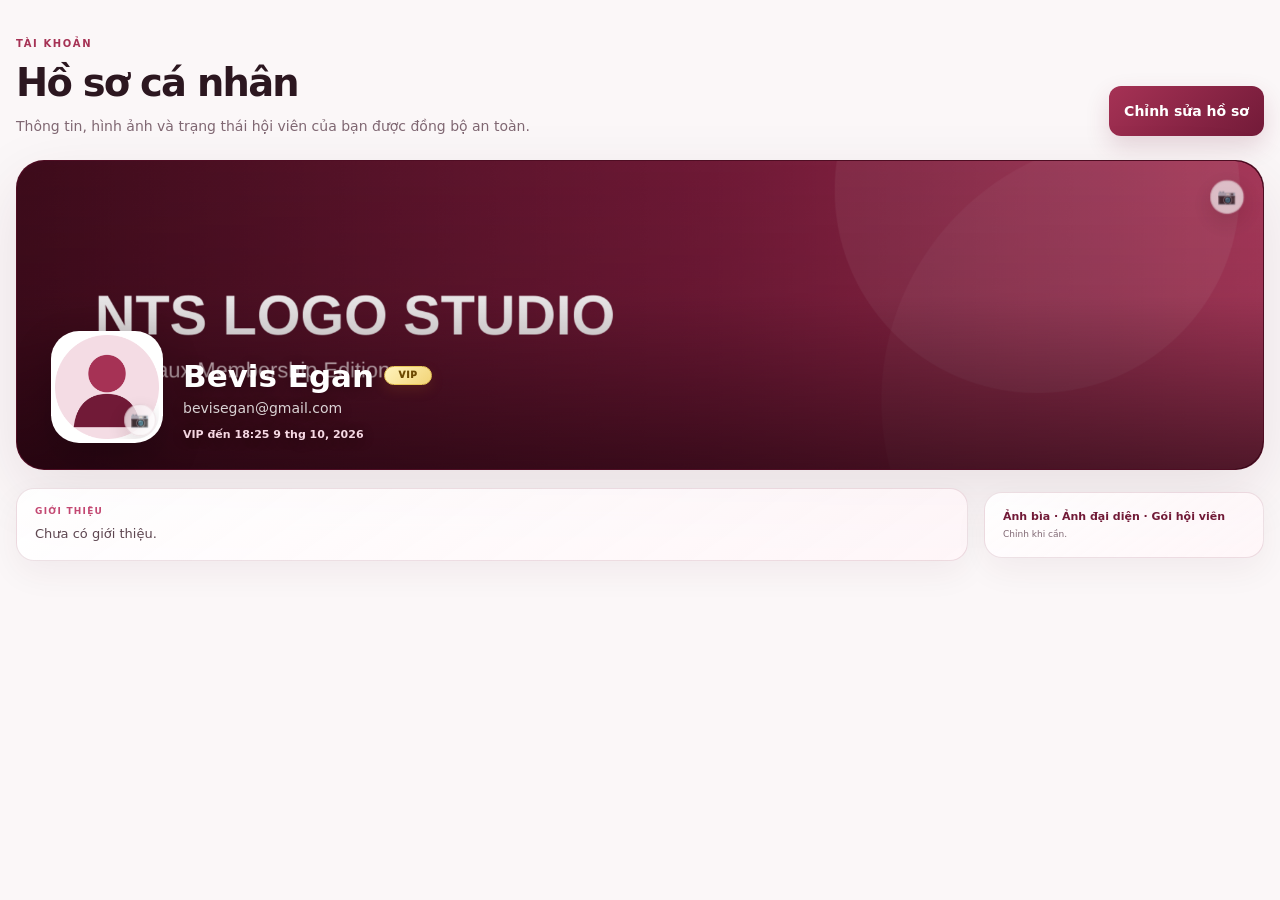
<file: _preview_profile_v3112.html>
<!doctype html><html><head><meta charset='utf-8'><meta name='viewport' content='width=device-width,initial-scale=1'><link rel='stylesheet' href='assets/styles.css'></head><body style='margin:0;background:#fbf7f8'><section id='profilePage' class='app-page account-page'><div class='page-container v36-page-shell'><div class='v36-page-heading'><div><span class='v36-kicker'>TÀI KHOẢN</span><h1>Hồ sơ cá nhân</h1><p>Thông tin, hình ảnh và trạng thái hội viên của bạn được đồng bộ an toàn.</p></div><div class='v37-profile-heading-actions'><button class='primary-button'>Chỉnh sửa hồ sơ</button></div></div><div class='profile-hero-card v36-profile-hero v311-profile-hero'><div class='v311-cover-viewport'><img class='profile-cover' src='assets/brand/cover-default.png'><label class='profile-camera-button cover-camera'><span>📷</span></label></div><div class='profile-hero-overlay'></div><div class='profile-identity'><span class='profile-avatar-large-frame v311-avatar-viewport'><img class='profile-avatar-large v311-final-avatar' src='assets/brand/avatar-default.png'><label class='profile-camera-button avatar-camera'><span>📷</span></label></span><div><div class='profile-name-row'><h1>Bevis Egan</h1><span class='plan-badge vip'>VIP</span></div><p>bevisegan@gmail.com</p><span class='profile-membership-text'>VIP đến 18:25 9 thg 10, 2026</span></div></div></div><div class='v37-profile-overview'><article class='v37-profile-about'><span class='v37-overview-label'>GIỚI THIỆU</span><p>Chưa có giới thiệu.</p></article><div class='v37-profile-overview-note'><span>Ảnh bìa · Ảnh đại diện · Gói hội viên</span><small>Chỉnh khi cần.</small></div></div></div></section></body></html>
</file>
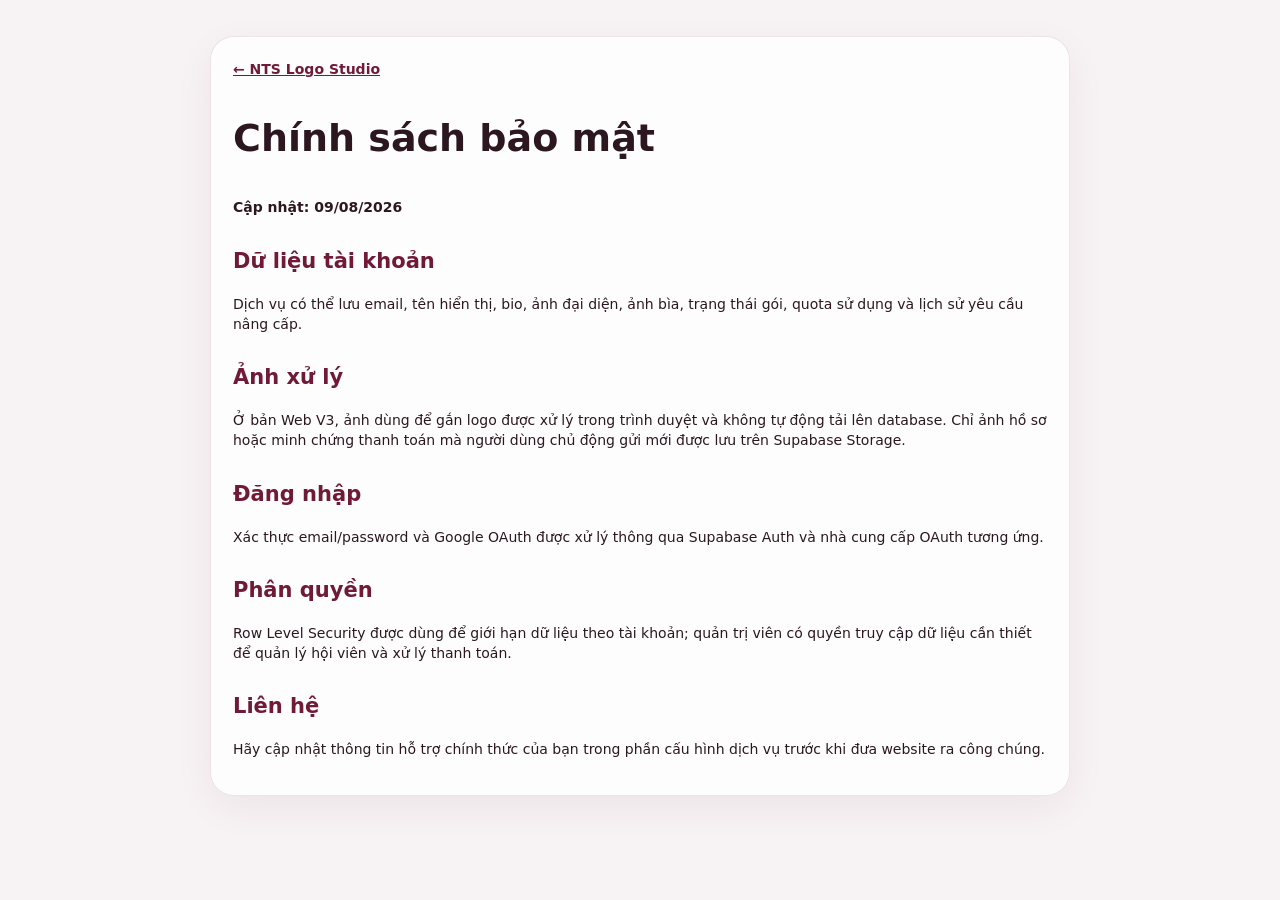
<file: privacy.html>
<!doctype html><html lang="vi"><head><meta charset="utf-8"><meta name="viewport" content="width=device-width,initial-scale=1"><title>Chính sách bảo mật · NTS Logo Studio</title><link rel="stylesheet" href="assets/styles.css"></head><body><main class="legal-page"><article class="content-card"><a href="./">← NTS Logo Studio</a><h1>Chính sách bảo mật</h1><p><strong>Cập nhật: 09/08/2026</strong></p><h2>Dữ liệu tài khoản</h2><p>Dịch vụ có thể lưu email, tên hiển thị, bio, ảnh đại diện, ảnh bìa, trạng thái gói, quota sử dụng và lịch sử yêu cầu nâng cấp.</p><h2>Ảnh xử lý</h2><p>Ở bản Web V3, ảnh dùng để gắn logo được xử lý trong trình duyệt và không tự động tải lên database. Chỉ ảnh hồ sơ hoặc minh chứng thanh toán mà người dùng chủ động gửi mới được lưu trên Supabase Storage.</p><h2>Đăng nhập</h2><p>Xác thực email/password và Google OAuth được xử lý thông qua Supabase Auth và nhà cung cấp OAuth tương ứng.</p><h2>Phân quyền</h2><p>Row Level Security được dùng để giới hạn dữ liệu theo tài khoản; quản trị viên có quyền truy cập dữ liệu cần thiết để quản lý hội viên và xử lý thanh toán.</p><h2>Liên hệ</h2><p>Hãy cập nhật thông tin hỗ trợ chính thức của bạn trong phần cấu hình dịch vụ trước khi đưa website ra công chúng.</p></article></main></body></html>
</file>
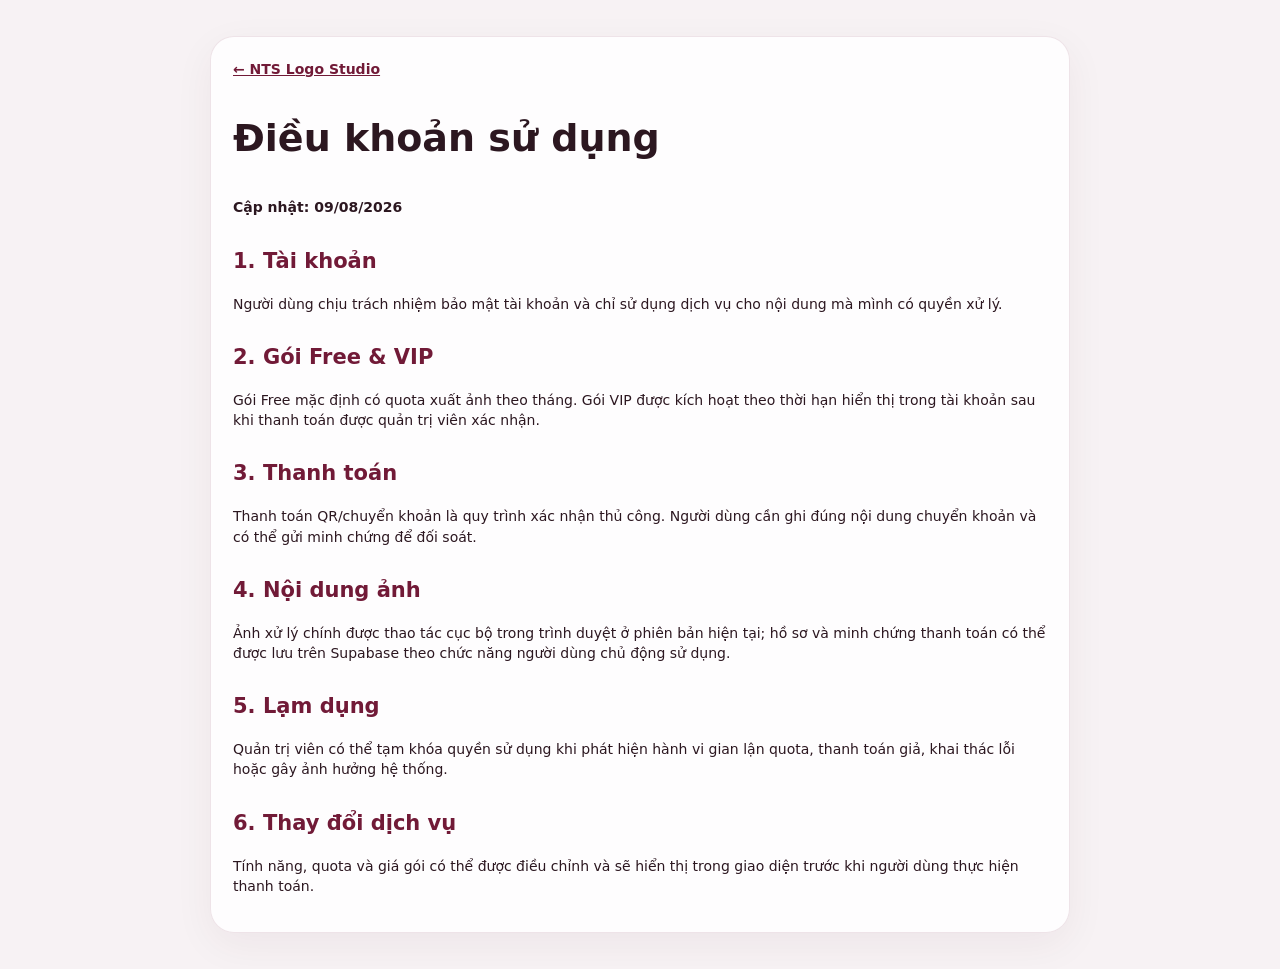
<file: terms.html>
<!doctype html><html lang="vi"><head><meta charset="utf-8"><meta name="viewport" content="width=device-width,initial-scale=1"><title>Điều khoản · NTS Logo Studio</title><link rel="stylesheet" href="assets/styles.css"></head><body><main class="legal-page"><article class="content-card"><a href="./">← NTS Logo Studio</a><h1>Điều khoản sử dụng</h1><p><strong>Cập nhật: 09/08/2026</strong></p><h2>1. Tài khoản</h2><p>Người dùng chịu trách nhiệm bảo mật tài khoản và chỉ sử dụng dịch vụ cho nội dung mà mình có quyền xử lý.</p><h2>2. Gói Free & VIP</h2><p>Gói Free mặc định có quota xuất ảnh theo tháng. Gói VIP được kích hoạt theo thời hạn hiển thị trong tài khoản sau khi thanh toán được quản trị viên xác nhận.</p><h2>3. Thanh toán</h2><p>Thanh toán QR/chuyển khoản là quy trình xác nhận thủ công. Người dùng cần ghi đúng nội dung chuyển khoản và có thể gửi minh chứng để đối soát.</p><h2>4. Nội dung ảnh</h2><p>Ảnh xử lý chính được thao tác cục bộ trong trình duyệt ở phiên bản hiện tại; hồ sơ và minh chứng thanh toán có thể được lưu trên Supabase theo chức năng người dùng chủ động sử dụng.</p><h2>5. Lạm dụng</h2><p>Quản trị viên có thể tạm khóa quyền sử dụng khi phát hiện hành vi gian lận quota, thanh toán giả, khai thác lỗi hoặc gây ảnh hưởng hệ thống.</p><h2>6. Thay đổi dịch vụ</h2><p>Tính năng, quota và giá gói có thể được điều chỉnh và sẽ hiển thị trong giao diện trước khi người dùng thực hiện thanh toán.</p></article></main></body></html>
</file>
<file: assets/styles.css>
:root {
  --bg: #f7f2f4;
  --panel: #fffdfd;
  --panel-2: #f5ebef;
  --text: #2c1720;
  --muted: #806873;
  --line: #e6d6dc;
  --accent: #a63255;
  --accent-2: #711a37;
  --accent-soft: #f4dce4;
  --top-start: #531025;
  --top-end: #9a2b50;
  --gold: #d7a84b;
  --success: #27815a;
  --success-soft: #e2f2ea;
  --danger: #c33b4c;
  --danger-soft: #f9e1e5;
  --warning: #b97522;
  --warning-soft: #faecd7;
  --preview: #120d0f;
  --shadow-sm: 0 8px 24px rgba(80, 20, 45, .08);
  --shadow-md: 0 18px 50px rgba(69, 14, 35, .14);
  --radius-sm: 10px;
  --radius-md: 16px;
  --radius-lg: 24px;
  --font: "Segoe UI Variable", "Segoe UI", Inter, ui-sans-serif, system-ui, -apple-system, BlinkMacSystemFont, sans-serif;
}

* { box-sizing: border-box; }
html, body { width: 100%; min-height: 100%; }
body {
  margin: 0;
  background: var(--bg);
  color: var(--text);
  font-family: var(--font);
  font-size: 14px;
  line-height: 1.45;
  overflow-x: hidden;
}
button, input { font: inherit; }
button { -webkit-tap-highlight-color: transparent; }
button:focus-visible, input:focus-visible, [tabindex]:focus-visible {
  outline: 3px solid rgba(166, 50, 85, .22);
  outline-offset: 2px;
}
.hidden { display: none !important; }
.mobile-only { display: none !important; }

/* Auth */
.auth-shell {
  min-height: 100vh;
  display: grid;
  grid-template-columns: minmax(520px, 1.12fr) minmax(420px, .88fr);
  background: var(--panel);
  position: relative;
  overflow-x: clip;
}
.auth-brand-panel {
  min-height: 100vh;
  position: relative;
  overflow: hidden;
  padding: clamp(28px, 4vw, 64px);
  display: flex;
  flex-direction: column;
  color: #fff;
  background:
    radial-gradient(circle at 85% 18%, rgba(215,168,75,.22), transparent 28%),
    radial-gradient(circle at 12% 85%, rgba(255,255,255,.08), transparent 25%),
    linear-gradient(135deg, #3f0a1b 0%, var(--top-start) 38%, var(--top-end) 100%);
}
.auth-brand-panel::after {
  content: "";
  position: absolute;
  width: 520px;
  height: 520px;
  border: 1px solid rgba(255,255,255,.09);
  border-radius: 50%;
  right: -230px;
  bottom: -180px;
  box-shadow: 0 0 0 70px rgba(255,255,255,.025), 0 0 0 140px rgba(255,255,255,.018);
}
.brand-lockup, .brand-hero, .feature-grid, .brand-footer { position: relative; z-index: 1; }
.brand-lockup { display: flex; align-items: center; gap: 12px; }
.brand-mark {
  min-width: 52px;
  height: 52px;
  padding: 0 10px;
  border-radius: 14px;
  background: linear-gradient(145deg, #b43d63, #721a38);
  color: #fff;
  display: grid;
  place-items: center;
  font-weight: 900;
  letter-spacing: -.04em;
  box-shadow: inset 0 1px rgba(255,255,255,.22), 0 8px 22px rgba(0,0,0,.17);
}
.brand-mark.small { min-width: 42px; height: 42px; border-radius: 11px; font-size: 12px; }
.brand-name { font-weight: 800; letter-spacing: .04em; }
.brand-version { margin-top: 2px; color: #eacfd8; font-size: 11px; letter-spacing: .14em; font-weight: 700; }
.brand-hero { margin: auto 0 30px; max-width: 680px; }
.eyebrow, .auth-badge, .step-label, .section-label {
  font-size: 11px;
  font-weight: 850;
  letter-spacing: .13em;
  text-transform: uppercase;
}
.eyebrow { color: #f0c985; }
.brand-hero h1 {
  margin: 16px 0 16px;
  max-width: 720px;
  font-size: clamp(40px, 4.8vw, 76px);
  line-height: .98;
  letter-spacing: -.055em;
  font-weight: 850;
}
.brand-hero p { max-width: 600px; margin: 0; color: #eadde1; font-size: clamp(15px, 1.2vw, 18px); }
.feature-grid { display: grid; grid-template-columns: repeat(3, 1fr); gap: 12px; }
.feature-card {
  display: flex;
  gap: 12px;
  padding: 16px;
  border: 1px solid rgba(255,255,255,.13);
  background: rgba(255,255,255,.07);
  border-radius: 16px;
  backdrop-filter: blur(10px);
}
.feature-card strong { display: block; font-size: 13px; }
.feature-card p { margin: 4px 0 0; color: #e4d3d9; font-size: 12px; }
.feature-icon { color: #f0c985; font-size: 18px; }
.brand-footer { margin-top: 28px; font-size: 10px; letter-spacing: .16em; color: #cfadb8; }
.auth-form-panel { min-height: 100vh; padding: 30px; display: grid; place-items: center; background: linear-gradient(180deg, #fffdfd 0%, #f8f1f4 100%); }
.auth-card { width: min(440px, 100%); padding: 34px; background: rgba(255,255,255,.88); border: 1px solid var(--line); border-radius: 26px; box-shadow: var(--shadow-md); }
.auth-heading { margin-bottom: 24px; }
.auth-badge { display: inline-flex; padding: 6px 9px; border-radius: 999px; color: var(--accent-2); background: var(--accent-soft); }
.auth-heading h2, .modal-card h2 { margin: 12px 0 6px; font-size: 28px; letter-spacing: -.035em; }
.auth-heading p, .modal-card > p { margin: 0; color: var(--muted); }
.auth-tabs { display: grid; grid-template-columns: 1fr 1fr; gap: 4px; padding: 4px; border-radius: 12px; background: var(--panel-2); margin-bottom: 22px; }
.auth-tab { border: 0; border-radius: 9px; padding: 10px; background: transparent; color: var(--muted); cursor: pointer; font-weight: 750; }
.auth-tab.active { color: var(--accent-2); background: #fff; box-shadow: 0 3px 10px rgba(70,20,40,.08); }
.auth-form { display: grid; gap: 16px; }
.field label { display: block; margin-bottom: 7px; font-size: 12px; font-weight: 750; }
.field-label-row { display: flex; align-items: center; justify-content: space-between; }
.input-shell { display: flex; align-items: center; min-height: 48px; border: 1px solid var(--line); background: #fff; border-radius: 12px; overflow: hidden; transition: .18s ease; }
.input-shell:focus-within { border-color: var(--accent); box-shadow: 0 0 0 4px rgba(166,50,85,.08); }
.input-icon { width: 42px; display: grid; place-items: center; color: var(--accent-2); font-weight: 850; }
.input-shell input { flex: 1; min-width: 0; height: 46px; border: 0; outline: 0; background: transparent; color: var(--text); padding: 0 10px 0 0; }
.password-toggle, .text-button { border: 0; background: transparent; color: var(--accent); cursor: pointer; font-weight: 700; font-size: 12px; }
.password-toggle { padding: 8px 12px; }
.password-strength { display: grid; grid-template-columns: repeat(4,1fr); gap: 4px; margin-top: 7px; }
.password-strength span { height: 3px; border-radius: 999px; background: var(--line); }
.password-strength[data-score="1"] span:nth-child(-n+1),
.password-strength[data-score="2"] span:nth-child(-n+2),
.password-strength[data-score="3"] span:nth-child(-n+3),
.password-strength[data-score="4"] span:nth-child(-n+4) { background: var(--accent); }
.check-row { display: flex; align-items: flex-start; gap: 9px; color: var(--muted); font-size: 12px; }
.check-row input { margin-top: 3px; accent-color: var(--accent-2); }
.primary-button, .secondary-button, .oauth-button, .tool-button {
  border: 0;
  border-radius: 11px;
  min-height: 44px;
  padding: 0 15px;
  cursor: pointer;
  font-weight: 800;
  transition: transform .15s ease, box-shadow .15s ease, background .15s ease;
}
.primary-button { min-height: 50px; color: #fff; background: linear-gradient(135deg, var(--accent-2), var(--accent)); box-shadow: 0 10px 24px rgba(113,26,55,.2); }
.primary-button:hover { transform: translateY(-1px); box-shadow: 0 13px 28px rgba(113,26,55,.25); }
.primary-button:disabled { cursor: not-allowed; opacity: .58; transform: none; box-shadow: none; }
.secondary-button { color: var(--accent-2); background: var(--accent-soft); }
.oauth-button { width: 100%; display: flex; align-items: center; justify-content: center; gap: 10px; color: var(--text); background: #fff; border: 1px solid var(--line); }
.oauth-button:hover, .secondary-button:hover, .tool-button:hover { background: #f9f1f4; }
.divider { display: flex; align-items: center; gap: 10px; color: var(--muted); font-size: 11px; margin: 20px 0; }
.divider::before, .divider::after { content: ""; height: 1px; flex: 1; background: var(--line); }
.auth-footnote { margin: 17px 0 0; text-align: center; color: var(--muted); font-size: 11px; }
.spinner, .hud-spinner { display: inline-block; width: 15px; height: 15px; border: 2px solid rgba(255,255,255,.38); border-top-color: #fff; border-radius: 50%; animation: spin .7s linear infinite; }
@keyframes spin { to { transform: rotate(360deg); } }

/* Toast + Modal */
.toast { position: fixed; z-index: 5000; top: 18px; right: 18px; width: min(410px, calc(100vw - 36px)); min-height: 66px; display: flex; align-items: center; gap: 11px; padding: 10px; border: 1px solid var(--line); border-radius: 15px; background: rgba(255,255,255,.95); box-shadow: var(--shadow-md); transform: translateY(-120px); opacity: 0; pointer-events: none; transition: .24s ease; backdrop-filter: blur(18px); }
.toast.show { transform: translateY(0); opacity: 1; pointer-events: auto; }
.toast.success { border-color: #b6dec9; }
.toast.error { border-color: #efbdc4; }
.toast.warning { border-color: #efd5ad; }
.toast-icon { width: 38px; height: 38px; flex: 0 0 38px; display: grid; place-items: center; border-radius: 11px; background: var(--accent-2); color: #fff; font-weight: 900; }
.toast.success .toast-icon { background: var(--success); }
.toast.error .toast-icon { background: var(--danger); }
.toast.warning .toast-icon { background: var(--warning); }
.toast-copy { min-width: 0; flex: 1; display: grid; }
.toast-copy strong { font-size: 13px; }
.toast-copy span { color: var(--muted); font-size: 12px; overflow-wrap: anywhere; }
.icon-button { width: 38px; height: 38px; border: 0; border-radius: 10px; background: transparent; cursor: pointer; color: inherit; }
.icon-button:hover { background: rgba(0,0,0,.05); }
.modal-backdrop { position: fixed; z-index: 4000; inset: 0; display: grid; place-items: center; padding: 20px; background: rgba(20,9,14,.48); backdrop-filter: blur(8px); }
.modal-card { position: relative; width: min(440px,100%); padding: 30px; background: #fff; border-radius: 22px; box-shadow: 0 30px 90px rgba(20,0,8,.3); }
.modal-card form { display: grid; gap: 16px; margin-top: 22px; }
.modal-close { position: absolute; right: 14px; top: 14px; width: 34px; height: 34px; border: 0; border-radius: 9px; background: var(--panel-2); cursor: pointer; }

/* App */
.app-shell { min-height: 100vh; background: var(--bg); }
.app-topbar { height: 64px; position: sticky; top: 0; z-index: 1000; display: grid; grid-template-columns: 1fr auto 1fr; align-items: center; gap: 18px; padding: 0 18px; background: linear-gradient(95deg, var(--top-start), var(--top-end)); color: #fff; box-shadow: 0 7px 25px rgba(70,10,35,.2); }
.app-brand { display: flex; align-items: center; gap: 10px; }
.app-brand-text { display: grid; line-height: 1.1; }
.app-brand-text strong { font-size: 13px; letter-spacing: .03em; }
.app-brand-text span { margin-top: 3px; font-size: 9px; color: #e7cbd4; letter-spacing: .14em; font-weight: 700; }
.topbar-center { display: flex; align-items: center; gap: 10px; }
.status-pill { display: inline-flex; align-items: center; gap: 6px; padding: 6px 9px; border-radius: 999px; background: rgba(255,255,255,.12); font-size: 11px; font-weight: 700; }
.status-dot { width: 7px; height: 7px; border-radius: 50%; background: #65e6a3; box-shadow: 0 0 0 4px rgba(101,230,163,.12); }
.topbar-note { color: #eacfd8; font-size: 11px; }
.user-menu-wrap { justify-self: end; position: relative; }
.user-chip { min-width: 190px; display: flex; align-items: center; gap: 9px; border: 1px solid rgba(255,255,255,.16); border-radius: 12px; padding: 6px 9px; color: #fff; background: rgba(255,255,255,.09); cursor: pointer; }
.user-avatar { width: 34px; height: 34px; flex: 0 0 34px; display: grid; place-items: center; border-radius: 10px; background: linear-gradient(145deg,#d55e7f,#7c1d41); font-weight: 900; }
.user-copy { min-width: 0; flex: 1; display: grid; text-align: left; line-height: 1.2; }
.user-copy strong, .user-copy small { overflow: hidden; white-space: nowrap; text-overflow: ellipsis; }
.user-copy strong { font-size: 11px; }
.user-copy small { margin-top: 2px; color: #e5c9d2; font-size: 9px; }
.chevron { color: #e5c9d2; }
.user-menu { position: absolute; width: 250px; top: calc(100% + 9px); right: 0; padding: 8px; background: #fff; color: var(--text); border: 1px solid var(--line); border-radius: 13px; box-shadow: var(--shadow-md); }
.user-menu-heading { display: grid; padding: 9px 10px 12px; border-bottom: 1px solid var(--line); }
.user-menu-heading span { color: var(--muted); font-size: 11px; overflow-wrap: anywhere; }
.user-menu button { width: 100%; margin-top: 6px; min-height: 38px; border: 0; border-radius: 8px; text-align: left; padding: 0 10px; cursor: pointer; }
.menu-danger { color: var(--danger); background: var(--danger-soft); }
.workspace { height: calc(100vh - 64px); display: grid; grid-template-columns: minmax(250px, 320px) minmax(420px, 1fr) minmax(300px, 360px); gap: 10px; padding: 10px; overflow: hidden; }
.side-panel, .preview-panel { min-width: 0; background: var(--panel); border: 1px solid var(--line); border-radius: 16px; box-shadow: var(--shadow-sm); overflow: hidden; }
.side-panel { display: flex; flex-direction: column; }
.panel-heading-row { flex: 0 0 auto; min-height: 62px; display: flex; align-items: center; justify-content: space-between; gap: 10px; padding: 14px; border-bottom: 1px solid var(--line); }
.panel-heading-row > div { display: flex; align-items: center; gap: 10px; }
.panel-heading-row h2, .preview-toolbar h2 { margin: 0; font-size: 16px; letter-spacing: -.025em; }
.step-label { width: 29px; height: 29px; display: grid; place-items: center; color: var(--accent-2); background: var(--accent-soft); border-radius: 8px; letter-spacing: 0; }
.count-chip, .selected-chip { padding: 5px 8px; border-radius: 999px; background: var(--panel-2); color: var(--muted); font-size: 10px; font-weight: 750; }
.library-panel { padding-bottom: 10px; }
.drop-zone { margin: 12px 12px 8px; min-height: 105px; display: grid; place-items: center; align-content: center; text-align: center; border: 1.5px dashed #cfa9b8; border-radius: 13px; background: linear-gradient(180deg,#fff,#fbf5f7); cursor: pointer; transition: .16s ease; }
.drop-zone:hover, .drop-zone.dragover { border-color: var(--accent); background: var(--accent-soft); }
.drop-zone strong { margin-top: 5px; font-size: 12px; }
.drop-zone span { color: var(--muted); font-size: 10px; }
.drop-icon { width: 32px; height: 32px; border-radius: 10px; display: grid; place-items: center; color: #fff; background: var(--accent-2); font-size: 19px; }
.search-shell { margin: 0 12px 8px; min-height: 38px; display: flex; align-items: center; gap: 6px; padding: 0 9px; background: var(--panel-2); border: 1px solid transparent; border-radius: 10px; }
.search-shell:focus-within { border-color: #cfa9b8; background: #fff; }
.search-shell span { color: var(--accent-2); }
.search-shell input { min-width: 0; flex: 1; border: 0; outline: 0; background: transparent; color: var(--text); font-size: 12px; }
.image-list { min-height: 0; flex: 1; overflow: auto; padding: 2px 8px; }
.empty-list-state { min-height: 210px; display: grid; place-items: center; align-content: center; text-align: center; color: var(--muted); }
.empty-list-state strong { color: var(--text); font-size: 12px; }
.empty-list-state p { margin: 4px 0 0; font-size: 10px; }
.empty-icon { font-size: 28px; color: #c7a9b4; }
.image-item { width: 100%; display: grid; grid-template-columns: 44px 1fr auto; align-items: center; gap: 9px; border: 0; border-radius: 10px; padding: 7px; background: transparent; color: var(--text); cursor: pointer; text-align: left; }
.image-item:hover { background: var(--panel-2); }
.image-item.active { background: var(--accent-soft); box-shadow: inset 3px 0 var(--accent-2); }
.image-thumb { width: 44px; height: 44px; border-radius: 8px; object-fit: cover; background: var(--preview); }
.image-item-copy { min-width: 0; display: grid; }
.image-item-copy strong { font-size: 11px; white-space: nowrap; overflow: hidden; text-overflow: ellipsis; }
.image-item-copy span { margin-top: 2px; color: var(--muted); font-size: 9px; }
.ready-dot { width: 7px; height: 7px; border-radius: 50%; background: var(--success); }
.panel-footer-actions { padding: 8px 12px 0; border-top: 1px solid var(--line); }
.panel-footer-actions .secondary-button { width: 100%; min-height: 38px; }
.preview-panel { min-height: 0; display: flex; flex-direction: column; }
.preview-toolbar { min-height: 66px; flex: 0 0 auto; display: flex; align-items: center; justify-content: space-between; gap: 12px; padding: 12px 14px; border-bottom: 1px solid var(--line); }
.preview-title-wrap { display: flex; align-items: center; gap: 10px; min-width: 0; }
.preview-title-wrap p { margin: 3px 0 0; max-width: 410px; color: var(--muted); font-size: 10px; white-space: nowrap; overflow: hidden; text-overflow: ellipsis; }
.preview-actions { display: flex; gap: 5px; }
.tool-button { min-height: 36px; color: var(--muted); background: var(--panel-2); font-size: 10px; }
.tool-button.active { color: var(--accent-2); background: var(--accent-soft); }
.preview-stage { position: relative; flex: 1; min-height: 0; margin: 10px 10px 0; display: grid; place-items: center; overflow: hidden; border-radius: 12px; background-color: var(--preview); background-image: linear-gradient(45deg,#1b1417 25%,transparent 25%),linear-gradient(-45deg,#1b1417 25%,transparent 25%),linear-gradient(45deg,transparent 75%,#1b1417 75%),linear-gradient(-45deg,transparent 75%,#1b1417 75%); background-size: 24px 24px; background-position: 0 0,0 12px,12px -12px,-12px 0; }
.preview-empty { text-align: center; color: #85767c; }
.preview-empty-mark { width: 72px; height: 72px; margin: 0 auto 14px; display: grid; place-items: center; border: 1px solid #4f3d44; border-radius: 18px; color: #c6adb7; background: #20171b; font-weight: 900; font-size: 18px; }
.preview-empty h3 { color: #d7c6cd; margin: 0 0 6px; font-size: 15px; }
.preview-empty p { margin: 0; font-size: 11px; }
.compare-frame { position: relative; width: 100%; height: 100%; overflow: hidden; touch-action: none; }
.preview-canvas { position: absolute; inset: 0; width: 100%; height: 100%; }
.before-clip { position: absolute; inset: 0 auto 0 0; width: 50%; overflow: hidden; }
.before-clip .preview-canvas { width: 100vw; max-width: none; }
.split-divider { position: absolute; z-index: 5; top: 0; bottom: 0; left: 50%; width: 2px; background: rgba(255,255,255,.95); box-shadow: 0 0 0 1px rgba(0,0,0,.18), 0 0 18px rgba(0,0,0,.25); cursor: ew-resize; transform: translateX(-1px); }
.split-handle { position: absolute; left: 50%; top: 50%; width: 38px; height: 38px; display: grid; place-items: center; border-radius: 50%; transform: translate(-50%,-50%); color: #fff; background: var(--accent-2); border: 2px solid #fff; box-shadow: 0 7px 20px rgba(0,0,0,.3); font-weight: 900; }
.compare-badge { position: absolute; z-index: 4; top: 12px; padding: 5px 8px; border-radius: 7px; color: #fff; font-size: 9px; font-weight: 900; letter-spacing: .08em; background: rgba(20,13,16,.78); backdrop-filter: blur(8px); }
.before-badge { left: 12px; }
.after-badge { right: 12px; background: rgba(113,26,55,.9); }
.preview-hud { position: absolute; z-index: 10; left: 50%; bottom: 18px; transform: translateX(-50%); display: flex; align-items: center; gap: 8px; padding: 9px 12px; border-radius: 10px; color: #fff; background: rgba(113,26,55,.92); box-shadow: 0 12px 35px rgba(0,0,0,.3); font-size: 10px; font-weight: 700; }
.preview-bottom-bar { min-height: 42px; display: flex; align-items: center; justify-content: space-between; gap: 10px; padding: 0 13px; }
.preview-hint { color: var(--muted); font-size: 10px; }
.settings-panel { position: relative; }
.sticky-heading { position: sticky; top: 0; z-index: 3; background: var(--panel); }
.settings-scroll { min-height: 0; overflow-y: auto; padding-bottom: 20px; }
.setting-section { padding: 13px 14px; border-bottom: 1px solid var(--line); }
.compact-section { padding-top: 10px; padding-bottom: 10px; }
.section-label-row { display: flex; align-items: center; justify-content: space-between; }
.section-label { margin-bottom: 9px; color: var(--accent-2); font-size: 9px; }
.logo-picker { min-height: 68px; display: grid; grid-template-columns: 50px 1fr auto; align-items: center; gap: 9px; padding: 8px; background: var(--panel-2); border: 1px solid var(--line); border-radius: 11px; cursor: pointer; }
.logo-preview-box { width: 50px; height: 50px; display: grid; place-items: center; overflow: hidden; border-radius: 9px; color: var(--muted); background: #fff; font-size: 9px; font-weight: 800; }
.logo-preview-box img { width: 100%; height: 100%; object-fit: contain; }
.logo-picker-copy { min-width: 0; display: grid; }
.logo-picker-copy strong { font-size: 11px; white-space: nowrap; overflow: hidden; text-overflow: ellipsis; }
.logo-picker-copy span { color: var(--muted); font-size: 9px; }
.logo-change { color: var(--accent); font-size: 10px; font-weight: 800; }
.position-grid { display: grid; grid-template-columns: repeat(3,1fr); gap: 5px; }
.position-grid button { height: 36px; border: 1px solid var(--line); border-radius: 9px; background: var(--panel-2); color: var(--text); cursor: pointer; }
.position-grid button:hover { border-color: #c99aaa; }
.position-grid button.active { color: #fff; background: var(--accent-2); border-color: var(--accent-2); box-shadow: 0 6px 15px rgba(113,26,55,.17); }
.control-row { margin-bottom: 14px; }
.control-row:last-child { margin-bottom: 0; }
.control-copy { display: flex; align-items: center; justify-content: space-between; margin-bottom: 5px; }
.control-copy label { font-size: 11px; font-weight: 700; }
.control-copy span { min-width: 54px; text-align: right; color: var(--accent-2); font-size: 10px; font-weight: 800; font-variant-numeric: tabular-nums; }
input[type="range"] { width: 100%; height: 4px; accent-color: var(--accent-2); cursor: pointer; }
.quick-angle-row { display: grid; grid-template-columns: repeat(3,1fr); gap: 5px; margin-top: 7px; }
.quick-angle-row button { min-height: 30px; border: 1px solid var(--line); border-radius: 8px; background: #fff; color: var(--muted); cursor: pointer; font-size: 9px; font-weight: 700; }
.toggle-row { position: relative; display: flex; align-items: center; justify-content: space-between; gap: 14px; cursor: pointer; }
.toggle-row > span:first-child { display: grid; }
.toggle-row strong { font-size: 11px; }
.toggle-row small { color: var(--muted); font-size: 9px; }
.toggle-row input { position: absolute; opacity: 0; pointer-events: none; }
.toggle-ui { width: 39px; height: 22px; flex: 0 0 39px; position: relative; border-radius: 999px; background: #cbbec3; transition: .18s ease; }
.toggle-ui::after { content: ""; position: absolute; width: 16px; height: 16px; left: 3px; top: 3px; border-radius: 50%; background: #fff; box-shadow: 0 2px 5px rgba(0,0,0,.15); transition: .18s ease; }
.toggle-row input:checked + .toggle-ui { background: var(--accent-2); }
.toggle-row input:checked + .toggle-ui::after { transform: translateX(17px); }
.full-width { width: 100%; margin-top: 7px; }
.section-note { margin: 9px 0 0; color: var(--muted); font-size: 9px; }
.mobile-fab { position: fixed; z-index: 900; right: 16px; bottom: 16px; min-height: 44px; padding: 0 16px; border: 0; border-radius: 999px; color: #fff; background: var(--accent-2); box-shadow: 0 12px 28px rgba(50,7,22,.28); font-weight: 800; }

/* Responsive */
@media (max-width: 1180px) {
  .workspace { grid-template-columns: minmax(210px, 270px) minmax(400px, 1fr) minmax(280px, 330px); }
  .topbar-note { display: none; }
}
@media (max-width: 1020px) {
  .auth-shell { grid-template-columns: 1fr; }
  .auth-brand-panel { min-height: auto; padding: 28px; }
  .brand-hero { margin: 70px 0 28px; }
  .brand-hero h1 { max-width: 760px; }
  .feature-grid { grid-template-columns: repeat(3,1fr); }
  .auth-form-panel { min-height: auto; padding: 34px 20px 50px; }
  .app-topbar { grid-template-columns: 1fr auto; }
  .topbar-center { display: none; }
  .workspace { grid-template-columns: 1fr 320px; }
  .library-panel { display: none; }
  .library-panel.mobile-open { position: fixed; z-index: 1200; top: 72px; bottom: 10px; left: 10px; width: min(330px, calc(100vw - 20px)); display: flex; box-shadow: 0 25px 70px rgba(25,0,10,.25); }
  .mobile-only { display: inline-grid !important; place-items: center; }
}
@media (max-width: 760px) {
  .feature-grid { grid-template-columns: 1fr; }
  .feature-card { padding: 13px; }
  .brand-hero { margin-top: 48px; }
  .brand-hero h1 { font-size: clamp(38px, 12vw, 58px); }
  .brand-footer { display: none; }
  .auth-card { padding: 24px; border-radius: 20px; }
  .app-topbar { height: 60px; padding: 0 10px; }
  .user-chip { min-width: 0; width: 44px; height: 44px; padding: 5px; justify-content: center; }
  .user-copy, .chevron { display: none; }
  .workspace { height: calc(100vh - 60px); display: block; padding: 7px; }
  .preview-panel { height: 100%; }
  .settings-panel { display: none; }
  .settings-panel.mobile-open { position: fixed; z-index: 1300; inset: 68px 8px 8px auto; width: min(360px, calc(100vw - 16px)); display: flex; box-shadow: 0 25px 70px rgba(25,0,10,.28); }
  .preview-toolbar { min-height: 62px; padding: 8px 10px; }
  .preview-actions .tool-button:last-child { display: none; }
  .preview-title-wrap p { max-width: 40vw; }
  .preview-stage { margin: 7px 7px 0; }
  .preview-hint { max-width: 70%; }
  .mobile-fab { display: inline-flex !important; align-items: center; justify-content: center; }
  .library-panel.mobile-open { top: 68px; }
}
@media (max-width: 520px) {
  .auth-brand-panel { padding: 22px; }
  .brand-lockup .brand-name { font-size: 12px; }
  .brand-hero { margin-top: 42px; }
  .feature-grid { display: none; }
  .auth-form-panel { padding: 20px 12px 34px; }
  .auth-card { padding: 20px; box-shadow: 0 10px 35px rgba(69,14,35,.1); }
  .auth-heading h2 { font-size: 24px; }
  .preview-actions .tool-button:first-child { font-size: 0; width: 38px; padding: 0; }
  .preview-actions .tool-button:first-child::after { content: "◫"; font-size: 15px; }
}


/* ===== V2 BATCH EXPORT ===== */
.library-selection-bar { margin: 0 12px 8px; padding: 9px 10px; display: flex; align-items: center; justify-content: space-between; gap: 8px; border: 1px solid var(--line); border-radius: 10px; background: linear-gradient(180deg,#fff,#fbf5f7); }
.selection-summary { min-width: 0; display: flex; align-items: baseline; gap: 5px; }
.selection-summary strong { color: var(--accent-2); font-size: 15px; }
.selection-summary span { color: var(--muted); font-size: 9px; white-space: nowrap; }
.selection-actions { display: flex; gap: 5px; }
.selection-actions .text-button { padding: 4px; font-size: 9px; }
.image-item { grid-template-columns: 20px 44px 1fr auto; }
.image-select-box { width: 17px; height: 17px; display: grid; place-items: center; border: 1px solid #cba5b4; border-radius: 5px; color: #fff; background: #fff; cursor: pointer; font-size: 10px; font-weight: 900; transition: .15s ease; }
.image-select-box.checked { border-color: var(--accent-2); background: var(--accent-2); box-shadow: 0 3px 10px rgba(113,26,55,.18); }
.image-item.batch-selected { background: #fffafb; }
.image-item.batch-selected.active { background: var(--accent-soft); }
.image-job-status { min-width: 9px; display: inline-flex; align-items: center; justify-content: center; font-size: 10px; font-weight: 900; }
.image-job-status.ready { color: var(--success); }
.image-job-status.processing { color: var(--warning); animation: statusPulse 1s ease-in-out infinite; }
.image-job-status.done { color: var(--success); }
.image-job-status.error { color: var(--danger); }
.image-job-status.cancelled { color: var(--muted); }
@keyframes statusPulse { 50% { opacity: .35; transform: scale(.85); } }
.action-grid { display: grid; grid-template-columns: 1fr 1fr; gap: 7px; }
.action-grid > button { min-width: 0; min-height: 41px; padding: 0 9px; font-size: 10px; }
.export-secondary-row { margin-top: 7px; }
.export-badge { padding: 4px 7px; border-radius: 999px; color: var(--accent-2); background: var(--accent-soft); font-size: 9px; font-weight: 900; }
.danger-soft-button { min-height: 40px; margin-top: 7px; border: 1px solid #eec2ca; border-radius: 10px; color: var(--danger); background: var(--danger-soft); cursor: pointer; font-weight: 800; }
.batch-progress-shell { margin-top: 10px; }
.batch-progress-track { height: 6px; overflow: hidden; border-radius: 999px; background: var(--panel-2); }
.batch-progress-track span { display: block; width: 0%; height: 100%; border-radius: inherit; background: linear-gradient(90deg,var(--accent-2),var(--accent)); transition: width .2s ease; }
.batch-progress-text { margin-top: 5px; min-height: 14px; color: var(--muted); font-size: 9px; }
.export-section .primary-button { min-height: 52px; }
.full-width { width: 100%; }
@media (max-width: 1180px) { .selection-summary span { display: none; } }
@media (max-width: 520px) { .action-grid { grid-template-columns: 1fr; } .library-selection-bar { align-items: flex-start; } }

.mobile-export-hint { margin-top: 8px; padding: 9px 10px; border: 1px solid rgba(166,50,85,.2); border-radius: 10px; background: var(--accent-soft); color: var(--accent-2); font-size: 10px; line-height: 1.45; font-weight: 750; }
@media (max-width: 760px) {
  .export-section .primary-button { min-height: 54px; }
  .batch-progress-track { height: 8px; }
  .mobile-export-hint { font-size: 11px; }
}

/* ========================================================================== */
/* V3 MEMBERSHIP / PROFILE / ADMIN                                            */
/* ĐỔI MÀU THƯƠNG HIỆU: sửa --accent / --accent-2 / --top-start / --top-end. */
/* ========================================================================== */
textarea, select { font: inherit; color: var(--text); }
textarea, select, input[type="datetime-local"], input[type="number"] { width:100%; border:1px solid var(--line); border-radius:12px; background:#fff; padding:11px 12px; outline:none; transition:.18s ease; }
textarea:focus, select:focus, input[type="datetime-local"]:focus, input[type="number"]:focus { border-color:var(--accent); box-shadow:0 0 0 3px rgba(166,50,85,.10); }
.brand-logo-image { width:54px; height:54px; border-radius:15px; box-shadow:0 8px 25px rgba(30,0,10,.18); flex:0 0 auto; }
.brand-logo-image.small { width:38px; height:38px; border-radius:11px; }
.user-avatar { width:36px; height:36px; overflow:hidden; border-radius:50%; display:grid; place-items:center; background:var(--accent-soft); color:var(--accent-2); font-weight:900; flex:0 0 auto; }
.user-avatar img { width:100%; height:100%; object-fit:cover; display:block; }

.app-nav { display:flex; align-items:center; gap:4px; margin-left:18px; }
.app-nav-button { border:0; border-radius:9px; padding:8px 10px; background:transparent; color:var(--muted); cursor:pointer; font-size:12px; font-weight:800; }
.app-nav-button:hover { background:var(--panel-2); color:var(--text); }
.app-nav-button.active { background:var(--accent-soft); color:var(--accent-2); }
.app-nav-button.vip-nav { color:#8d6418; }
.status-center { gap:8px; }
.plan-badge { display:inline-flex; align-items:center; justify-content:center; min-width:48px; padding:4px 8px; border-radius:999px; font-size:9px; line-height:1; font-weight:950; letter-spacing:.08em; border:1px solid transparent; }
.plan-badge.free { color:#6c5962; background:#f2ecef; border-color:#ded1d6; }
.plan-badge.vip { color:#6d4a00; background:linear-gradient(135deg,#fff3bc,#f2d477); border-color:#e8c758; box-shadow:0 5px 14px rgba(185,128,20,.14); }
.plan-badge.admin { color:#fff; background:linear-gradient(135deg,#3f0c1c,#a63255); border-color:#a63255; box-shadow:0 5px 14px rgba(113,26,55,.22); }
.menu-button { width:100%; border:0; background:transparent; text-align:left; padding:10px 12px; border-radius:8px; color:var(--text); cursor:pointer; font-weight:700; }
.menu-button:hover { background:var(--panel-2); }

.app-page { min-height:calc(100vh - 64px); }
.page-container { width:min(1320px, calc(100% - 32px)); margin:0 auto; padding:28px 0 50px; }
.narrow-container { width:min(1080px, calc(100% - 32px)); }
.content-card { background:var(--panel); border:1px solid var(--line); border-radius:var(--radius-lg); box-shadow:var(--shadow-sm); padding:22px; }
.card-heading { display:flex; align-items:flex-start; justify-content:space-between; gap:16px; margin-bottom:18px; }
.card-heading h2, .admin-section-head h2 { margin:3px 0 0; font-size:20px; }
.card-heading p { margin:5px 0 0; color:var(--muted); }
.primary-button.compact, .secondary-button.compact, .danger-soft-button.compact { min-height:36px; padding:0 12px; width:auto; margin:0; font-size:11px; }
.mini-button { border:1px solid var(--line); background:#fff; color:var(--accent-2); border-radius:8px; padding:6px 9px; cursor:pointer; font-size:10px; font-weight:850; }
.mini-button:hover { border-color:var(--accent); background:var(--accent-soft); }
.muted { color:var(--muted); }

/* Profile */
.profile-hero-card { position:relative; min-height:310px; border-radius:28px; overflow:hidden; box-shadow:var(--shadow-md); background:var(--top-start); }
.profile-cover { position:absolute; inset:0; width:100%; height:100%; object-fit:cover; }
.profile-hero-overlay { position:absolute; inset:0; background:linear-gradient(180deg,rgba(20,0,8,.05),rgba(20,0,8,.72)); }
.profile-identity { position:absolute; left:34px; right:34px; bottom:26px; display:flex; gap:20px; align-items:flex-end; color:#fff; }
.profile-avatar-large { width:112px; height:112px; object-fit:cover; border-radius:28px; border:4px solid rgba(255,255,255,.92); box-shadow:0 14px 35px rgba(0,0,0,.22); background:#fff; }
.profile-name-row { display:flex; align-items:center; gap:10px; flex-wrap:wrap; }
.profile-name-row h1 { margin:0; font-size:31px; line-height:1.1; }
.profile-identity p { margin:5px 0; color:rgba(255,255,255,.82); }
.profile-membership-text { font-size:11px; color:#f6d8e3; font-weight:750; }
.account-grid { display:grid; grid-template-columns:minmax(0,1fr) 330px; gap:18px; margin-top:18px; align-items:start; }
.media-upload-grid { display:grid; grid-template-columns:1fr 1fr; gap:10px; margin-bottom:16px; }
.media-upload-card { display:flex; flex-direction:column; gap:4px; min-height:105px; padding:15px; border:1px dashed #d9b6c3; border-radius:14px; background:#fffafb; cursor:pointer; }
.media-upload-card strong { color:var(--accent-2); }
.media-upload-card span { font-size:10px; color:var(--muted); }
.media-upload-card input { margin-top:auto; font-size:10px; }
.media-upload-card em { display:none; }
.form-grid.two-col { display:grid; grid-template-columns:1fr 1fr; gap:12px; }
.account-status-card { position:sticky; top:82px; }
.quota-meter { margin:16px 0; padding:15px; border-radius:14px; background:var(--panel-2); }
.quota-meter>div:first-child { display:flex; justify-content:space-between; gap:10px; }
.quota-track { height:8px; border-radius:999px; background:#eadde2; overflow:hidden; margin-top:10px; }
.quota-track span { display:block; width:0; height:100%; background:linear-gradient(90deg,var(--accent-2),var(--accent)); }
.account-detail-row { display:flex; justify-content:space-between; gap:12px; padding:13px 0; border-top:1px solid var(--line); border-bottom:1px solid var(--line); margin-bottom:15px; font-size:11px; }
.account-detail-row span { color:var(--muted); }

/* Membership / payment */
.membership-hero { text-align:center; padding:20px 0 24px; }
.membership-hero h1 { margin:8px auto 8px; max-width:760px; font-size:clamp(34px,5vw,58px); line-height:1.03; letter-spacing:-.04em; }
.membership-hero p { max-width:720px; margin:0 auto; color:var(--muted); font-size:15px; }
.pricing-grid { display:grid; grid-template-columns:1fr 1fr; gap:16px; }
.pricing-card { position:relative; min-height:310px; padding:26px; border-radius:24px; border:1px solid var(--line); background:#fff; box-shadow:var(--shadow-sm); }
.pricing-card.vip-card { border-color:#d8b65c; background:linear-gradient(160deg,#fffdf4,#fff7da); box-shadow:0 18px 55px rgba(158,105,9,.13); }
.pricing-card h2 { font-size:34px; margin:18px 0 2px; }
.pricing-card p { color:var(--muted); }
.pricing-card ul { list-style:none; padding:0; margin:20px 0 0; display:grid; gap:10px; }
.pricing-card li::before { content:"✓"; color:var(--success); font-weight:900; margin-right:8px; }
.popular-chip { position:absolute; top:18px; right:18px; padding:5px 8px; border-radius:999px; background:#6e4b00; color:#fff5c9; font-size:9px; font-weight:900; letter-spacing:.08em; }
.payment-layout { display:grid; grid-template-columns:370px 1fr; gap:16px; margin-top:16px; }
.payment-qr { width:min(100%,320px); aspect-ratio:1; display:block; object-fit:contain; margin:4px auto 10px; border-radius:18px; border:1px solid var(--line); background:#fff; }
.qr-replace-note { margin:0; text-align:center; font-size:10px; color:var(--muted); }
.qr-replace-note code { color:var(--accent-2); }
.payment-info-card { display:flex; flex-direction:column; }
.payment-info-row { display:flex; justify-content:space-between; gap:20px; padding:13px 0; border-bottom:1px solid var(--line); }
.payment-info-row span { color:var(--muted); }
.payment-content-box { margin-top:16px; padding:16px; border-radius:14px; background:var(--accent-soft); display:grid; grid-template-columns:1fr auto; gap:4px 12px; align-items:center; }
.payment-content-box span { grid-column:1/-1; color:var(--muted); font-size:10px; }
.payment-content-box strong { color:var(--accent-2); font-size:16px; letter-spacing:.04em; }
.payment-submit-card { margin-top:16px; }
.file-shell input { padding:0; }
.payment-history-row { display:grid; grid-template-columns:1fr auto; gap:5px 12px; padding:12px 0; border-bottom:1px solid var(--line); }
.payment-history-row:last-child { border-bottom:0; }
.payment-history-row div { display:flex; flex-direction:column; }
.payment-history-row span, .payment-history-row small { color:var(--muted); font-size:10px; }
.request-status { display:inline-flex; align-items:center; padding:5px 8px; border-radius:999px; font-size:9px!important; font-weight:900; height:max-content; }
.request-status.pending { color:#805318; background:var(--warning-soft); }
.request-status.approved { color:#1d6445; background:var(--success-soft); }
.request-status.rejected, .request-status.cancelled { color:#8c2a37; background:var(--danger-soft); }
.skeleton-line { height:44px; border-radius:10px; background:linear-gradient(90deg,#f3e9ed,#fff,#f3e9ed); background-size:200% 100%; animation:shine 1.3s linear infinite; }
@keyframes shine { to { background-position:-200% 0; } }

/* Admin */
.admin-container { width:min(1500px,calc(100% - 28px)); }
.admin-header { display:flex; align-items:flex-end; justify-content:space-between; gap:20px; margin-bottom:18px; }
.admin-header h1 { margin:6px 0 2px; font-size:36px; }
.admin-header p { margin:0; color:var(--muted); }
.admin-stats-grid { display:grid; grid-template-columns:repeat(6,1fr); gap:10px; margin-bottom:16px; }
.admin-stats-grid article { min-height:112px; padding:16px; border:1px solid var(--line); border-radius:16px; background:var(--panel); box-shadow:var(--shadow-sm); display:flex; flex-direction:column; justify-content:space-between; }
.admin-stats-grid span { color:var(--muted); font-size:10px; font-weight:750; }
.admin-stats-grid strong { color:var(--accent-2); font-size:22px; line-height:1.1; }
.admin-section { margin-bottom:16px; }
.admin-section-head { display:flex; align-items:flex-end; justify-content:space-between; gap:16px; margin-bottom:14px; }
.admin-search { width:min(360px,100%); margin:0; }
.table-scroll { overflow:auto; border:1px solid var(--line); border-radius:14px; }
.admin-table { width:100%; min-width:1050px; border-collapse:collapse; background:#fff; }
.admin-table th { padding:10px 12px; background:#faf4f6; color:var(--muted); text-align:left; font-size:9px; letter-spacing:.04em; text-transform:uppercase; position:sticky; top:0; }
.admin-table td { padding:11px 12px; border-top:1px solid var(--line); font-size:11px; vertical-align:middle; }
.member-cell { display:flex; flex-direction:column; min-width:180px; }
.member-cell small { color:var(--muted); }
.account-status { display:inline-flex; padding:4px 7px; border-radius:999px; font-size:9px; font-weight:850; }
.account-status.active { color:#1d6445; background:var(--success-soft); }
.account-status.suspended { color:#8c2a37; background:var(--danger-soft); }
.table-empty { text-align:center; color:var(--muted); padding:28px!important; }
.admin-payments-list { display:grid; grid-template-columns:repeat(2,minmax(0,1fr)); gap:12px; }
.admin-payment-card { border:1px solid var(--line); border-radius:16px; padding:16px; background:#fff; }
.admin-payment-head { display:flex; justify-content:space-between; gap:12px; }
.admin-payment-head div { display:flex; flex-direction:column; }
.admin-payment-head span { color:var(--muted); font-size:10px; }
.admin-payment-grid { display:grid; grid-template-columns:repeat(3,1fr); gap:8px; margin:14px 0; }
.admin-payment-grid span { display:flex; flex-direction:column; padding:9px; border-radius:10px; background:var(--panel-2); color:var(--muted); font-size:9px; }
.admin-payment-grid strong { color:var(--text); font-size:11px; margin-top:3px; }
.admin-note { padding:10px; border-radius:10px; background:#fff8e9; color:#6e4d1e; }
.proof-link { display:inline-block; color:var(--accent-2); font-weight:800; margin:4px 0 10px; }
.admin-payment-actions { display:flex; gap:8px; margin-top:10px; }
.empty-admin-card { padding:28px; text-align:center; color:var(--muted); border:1px dashed var(--line); border-radius:14px; }
.admin-member-modal { width:min(620px,calc(100vw - 24px)); }

/* Suspension */
.suspended-overlay { position:fixed; inset:0; z-index:3000; background:rgba(26,6,13,.84); backdrop-filter:blur(8px); display:grid; place-items:center; padding:20px; }
.suspended-overlay>div { width:min(460px,100%); text-align:center; border-radius:24px; background:#fff; padding:32px; box-shadow:0 30px 90px rgba(0,0,0,.35); }
.suspended-overlay>div>span { width:58px; height:58px; display:grid; place-items:center; margin:0 auto 12px; border-radius:50%; background:var(--danger-soft); color:var(--danger); font-size:28px; font-weight:900; }

@media (max-width:1180px) {
  .app-nav { margin-left:8px; }
  .app-nav-button { padding:7px 8px; font-size:10px; }
  .status-center .topbar-note { display:none; }
  .admin-stats-grid { grid-template-columns:repeat(3,1fr); }
  .account-grid { grid-template-columns:1fr 280px; }
}
@media (max-width:900px) {
  .app-nav { position:fixed; left:50%; bottom:10px; z-index:1500; transform:translateX(-50%); width:min(520px,calc(100vw - 20px)); justify-content:space-around; padding:6px; border:1px solid var(--line); border-radius:16px; background:rgba(255,253,253,.94); backdrop-filter:blur(14px); box-shadow:0 16px 50px rgba(55,8,27,.22); }
  .app-nav-button { flex:1; min-height:38px; }
  .page-container { padding-bottom:86px; }
  .account-grid, .payment-layout { grid-template-columns:1fr; }
  .account-status-card { position:static; }
  .admin-payments-list { grid-template-columns:1fr; }
  .pricing-grid { grid-template-columns:1fr; }
}
@media (max-width:760px) {
  .profile-hero-card { min-height:270px; border-radius:20px; }
  .profile-identity { left:18px; right:18px; bottom:18px; gap:13px; align-items:center; }
  .profile-avatar-large { width:82px; height:82px; border-radius:21px; }
  .profile-name-row h1 { font-size:23px; }
  .media-upload-grid, .form-grid.two-col { grid-template-columns:1fr; }
  .admin-header { align-items:flex-start; flex-direction:column; }
  .admin-stats-grid { grid-template-columns:repeat(2,1fr); }
  .admin-section-head { align-items:stretch; flex-direction:column; }
  .admin-search { width:100%; }
  .admin-payment-grid { grid-template-columns:1fr; }
  .admin-payment-actions { flex-direction:column; }
  .payment-content-box { grid-template-columns:1fr; }
  .payment-content-box span { grid-column:auto; }
  .payment-content-box .mini-button { width:max-content; }
}
@media (max-width:520px) {
  .page-container, .narrow-container, .admin-container { width:min(100% - 16px,1500px); padding-top:14px; }
  .content-card { border-radius:18px; padding:16px; }
  .membership-hero h1 { font-size:36px; }
  .pricing-card { padding:20px; min-height:0; }
  .profile-identity { align-items:flex-end; }
  .profile-avatar-large { width:72px; height:72px; }
  .profile-identity p { max-width:58vw; overflow:hidden; text-overflow:ellipsis; white-space:nowrap; }
  .admin-stats-grid { gap:7px; }
  .admin-stats-grid article { min-height:96px; padding:12px; }
  .admin-stats-grid strong { font-size:18px; }
}
.legal-page{min-height:100vh;padding:36px 18px;background:var(--bg)}.legal-page article{width:min(860px,100%);margin:auto}.legal-page h1{font-size:38px}.legal-page h2{margin-top:28px;color:var(--accent-2)}.legal-page a{color:var(--accent-2);font-weight:850}.modal-action-grid{display:grid;grid-template-columns:1fr 1fr;gap:8px;margin-top:14px}
/* V3 topbar grid fix: brand | nav | status | account */
.app-topbar{grid-template-columns:auto auto minmax(0,1fr) auto}
.status-center{justify-self:center}.user-menu-wrap{grid-column:auto;grid-row:auto}
@media(max-width:1180px){.app-topbar{grid-template-columns:auto minmax(0,1fr) auto}.status-center{display:none}.app-nav{justify-self:center}.user-menu-wrap{justify-self:end}}
@media(max-width:900px){.app-topbar{grid-template-columns:1fr auto}.app-nav{position:fixed}.user-menu-wrap{grid-column:2;grid-row:1}}

/* ========================================================================== */
/* V3.1 PRODUCTION UI OVERRIDES                                                */
/* ========================================================================== */
.zoom-cluster{display:flex;align-items:center;gap:4px;padding:3px;border:1px solid var(--line);border-radius:11px;background:var(--panel-2)}
.zoom-cluster .tool-button{height:32px;min-width:34px;border:0;background:transparent}
.zoom-cluster .tool-button:hover,.zoom-cluster .tool-button.active{background:#fff;box-shadow:0 3px 10px rgba(56,12,29,.08)}
.zoom-label{min-width:42px;text-align:center;color:var(--muted);font-size:9px;font-weight:950;letter-spacing:.06em}
.icon-tool{font-size:16px!important;font-weight:900;padding-inline:8px!important}
.smart-apply-note{display:flex;gap:10px;align-items:flex-start;margin-top:10px;padding:11px 12px;border:1px solid #e2c1ce;border-radius:12px;background:linear-gradient(135deg,#fff7fa,#f7e7ed);color:var(--muted);font-size:10px;line-height:1.5}
.smart-apply-note strong{flex:0 0 auto;color:var(--accent-2);font-size:9px;letter-spacing:.08em}
.preview-actions{align-items:center;flex-wrap:wrap;justify-content:flex-end}

.enhanced-media-card{display:grid!important;grid-template-columns:1fr auto;gap:10px 14px;align-items:center;cursor:default!important}
.enhanced-media-card>div{min-width:0;display:flex;flex-direction:column;gap:4px}
.enhanced-media-card span{line-height:1.45}
.media-file-button{position:relative;overflow:hidden;display:inline-flex;align-items:center;justify-content:center;min-height:34px;padding:7px 12px;border-radius:10px;background:var(--accent);color:#fff;font-size:10px;font-weight:900;cursor:pointer;white-space:nowrap}
.media-file-button:hover{filter:brightness(.96)}
.media-file-button input{position:absolute;inset:0;opacity:0;cursor:pointer}
.enhanced-media-card .danger-text{grid-column:1/-1;width:max-content;padding:0;color:var(--danger);font-size:9px}
.profile-media-status{margin:10px 0 2px;padding:9px 11px;border-radius:10px;background:var(--panel-2);color:var(--muted);font-size:10px}
.profile-media-status[data-kind="ok"]{background:var(--success-soft);color:#1d6445}
.profile-media-status[data-kind="busy"],.profile-media-status[data-kind="pending"]{background:var(--warning-soft);color:#77501b}
.profile-media-status[data-kind="error"]{background:var(--danger-soft);color:#8c2a37}
.profile-hero-card{border:1px solid rgba(255,255,255,.12);box-shadow:0 28px 75px rgba(56,10,28,.18)}
.profile-avatar-large{transition:transform .2s ease,box-shadow .2s ease}.profile-avatar-large:hover{transform:translateY(-2px);box-shadow:0 18px 42px rgba(0,0,0,.28)}

.admin-member-head{align-items:center}
.admin-member-head p{margin:4px 0 0;color:var(--muted);font-size:10px}
.admin-member-tools{display:flex;align-items:center;gap:8px;flex-wrap:wrap;justify-content:flex-end}
.admin-members-mobile{display:none}
.admin-member-card{padding:14px;border:1px solid var(--line);border-radius:16px;background:linear-gradient(180deg,#fff,#fffafb);box-shadow:var(--shadow-sm)}
.admin-member-card-head{display:flex;align-items:flex-start;justify-content:space-between;gap:12px}
.admin-member-card-head>div{display:flex;min-width:0;flex-direction:column}.admin-member-card-head strong{font-size:13px}.admin-member-card-head span{color:var(--muted);font-size:10px;overflow:hidden;text-overflow:ellipsis;white-space:nowrap}
.admin-member-card-grid{display:grid;grid-template-columns:repeat(2,1fr);gap:7px;margin:12px 0}
.admin-member-card-grid>span{display:flex;flex-direction:column;gap:3px;padding:8px 9px;border-radius:10px;background:var(--panel-2);color:var(--muted);font-size:9px}.admin-member-card-grid strong{color:var(--text);font-size:10px}
.admin-member-modal{width:min(720px,calc(100vw - 24px));max-height:min(92vh,860px);overflow:auto}
.admin-modal-danger-row{display:grid;grid-template-columns:1fr 1fr;gap:8px;margin-top:12px;padding-top:12px;border-top:1px solid var(--line)}
.danger-soft-button{border:1px solid #efc2c9;border-radius:10px;background:var(--danger-soft);color:var(--danger);font-weight:850;cursor:pointer;padding:9px 12px}
.danger-soft-button:hover{filter:brightness(.98)}

/* stronger desktop workspace hierarchy */
@media(min-width:1181px){
  .workspace{grid-template-columns:minmax(250px,290px) minmax(520px,1fr) minmax(300px,340px);gap:10px;padding:10px}
  .preview-panel{box-shadow:0 14px 38px rgba(53,13,29,.09)}
  .side-panel{box-shadow:0 8px 24px rgba(53,13,29,.055)}
}
@media(max-width:900px){
  .preview-zoom-actions{width:100%;justify-content:space-between}
  .zoom-cluster{margin-left:auto}
  .admin-member-tools{width:100%;justify-content:stretch}
  .admin-member-tools .admin-search{flex:1;min-width:180px}
}
@media(max-width:760px){
  .desktop-member-table{display:none}
  .admin-members-mobile{display:grid;gap:9px}
  .enhanced-media-card{grid-template-columns:1fr}
  .media-file-button{width:100%}
  .admin-modal-danger-row,.modal-action-grid{grid-template-columns:1fr}
  .preview-toolbar{align-items:flex-start;flex-direction:column}
  .preview-title-wrap{width:100%}
  .preview-actions{width:100%;justify-content:space-between}
  .zoom-cluster{margin-left:0;flex:1;justify-content:space-between}
  .zoom-cluster .tool-button{flex:1}
  .zoom-label{display:none}
}
@media(max-width:520px){
  .app-topbar{box-shadow:0 6px 22px rgba(53,13,29,.12)}
  .profile-hero-card{min-height:245px}
  .profile-cover{object-position:center}
  .profile-identity{left:14px;right:14px;bottom:14px}
  .profile-avatar-large{width:68px;height:68px;border-radius:18px;border-width:3px}
  .profile-name-row h1{font-size:20px}
  .preview-actions #compareToggle{flex:0 0 auto;max-width:42px;overflow:hidden;font-size:0}
  .preview-actions #compareToggle::after{content:"◫";font-size:15px}
  .zoom-cluster .tool-button{padding-inline:6px;font-size:9px}
  .admin-member-card{padding:12px;border-radius:14px}
  .admin-member-card-grid{grid-template-columns:1fr 1fr}
  .admin-member-tools{display:grid;grid-template-columns:1fr}
  .admin-member-tools .primary-button{width:100%}
}
@media(max-width:760px){.preview-actions .zoom-cluster .tool-button:last-child{display:inline-flex}}
@media(max-width:520px){
  .preview-actions .zoom-cluster .tool-button:first-child{font-size:16px!important;width:auto;padding-inline:6px!important}
  .preview-actions .zoom-cluster .tool-button:first-child::after{content:none!important}
}

/* ========================================================================== */
/* V3.2 PREMIUM / PRODUCTION OVERRIDES                                        */
/* ========================================================================== */

/* PNG brand assets */
.brand-logo-image{object-fit:cover;background:transparent}

/* Stacked premium notifications */
.toast-stack{position:fixed;z-index:7000;top:max(16px,env(safe-area-inset-top));right:max(16px,env(safe-area-inset-right));width:min(430px,calc(100vw - 32px));display:grid;gap:10px;pointer-events:none}
.toast-stack .toast{position:relative;top:auto;right:auto;width:100%;min-height:72px;pointer-events:auto;transform:translateX(32px) scale(.98);opacity:0;display:grid;grid-template-columns:42px minmax(0,1fr) 30px;align-items:center;gap:10px;padding:12px 12px 15px;border-radius:17px;background:rgba(255,253,253,.97);border:1px solid var(--line);box-shadow:0 22px 65px rgba(55,9,27,.19);backdrop-filter:blur(18px);overflow:hidden;transition:transform .22s ease,opacity .22s ease}
.toast-stack .toast.show{transform:translateX(0) scale(1);opacity:1}
.toast-stack .toast.leaving{transform:translateX(35px) scale(.98);opacity:0}
.toast-stack .toast.success{border-color:#add8c2;background:linear-gradient(135deg,rgba(247,255,251,.98),rgba(255,253,253,.98))}
.toast-stack .toast.warning{border-color:#e8cc99;background:linear-gradient(135deg,rgba(255,250,240,.98),rgba(255,253,253,.98))}
.toast-stack .toast.error{border-color:#e7aeb8;background:linear-gradient(135deg,rgba(255,246,248,.98),rgba(255,253,253,.98))}
.toast-stack .toast-icon{width:42px;height:42px;border-radius:13px;box-shadow:inset 0 0 0 1px rgba(255,255,255,.28)}
.toast-stack .toast-copy strong{font-size:13px;line-height:1.25}
.toast-stack .toast-copy span{margin-top:3px;font-size:11px;line-height:1.4}
.toast-close{width:30px;height:30px;border:0;border-radius:9px;background:transparent;color:var(--muted);font-size:20px;cursor:pointer}
.toast-close:hover{background:var(--panel-2);color:var(--text)}
.toast-progress{position:absolute;left:0;bottom:0;height:3px;width:100%;transform-origin:left;background:var(--accent);animation:toastDrain linear forwards}
.toast.success .toast-progress{background:var(--success)}.toast.warning .toast-progress{background:var(--warning)}.toast.error .toast-progress{background:var(--danger)}
@keyframes toastDrain{from{transform:scaleX(1)}to{transform:scaleX(0)}}

/* Custom confirmation/prompt dialog */
.modal-open{overflow:hidden}
.compact-dialog-card{width:min(460px,calc(100vw - 28px));text-align:center;padding:26px}
.dialog-symbol{width:50px;height:50px;margin:0 auto 12px;border-radius:16px;display:grid;place-items:center;background:linear-gradient(145deg,var(--accent-soft),#fff);color:var(--accent-2);font-size:22px;font-weight:950;border:1px solid #e5c6d1}
.compact-dialog-card h2{margin:0 0 8px;font-size:22px}.compact-dialog-card p{margin:0 auto 18px;color:var(--muted);font-size:12px;max-width:380px;white-space:pre-line}
.dialog-input{width:100%;margin:0 0 14px;padding:11px 12px;border:1px solid var(--line);border-radius:11px;background:#fff;color:var(--text)}
.danger-button{background:var(--danger)!important;border-color:var(--danger)!important;color:#fff!important}

/* Profile media: clearer status and reliable image display */
.profile-cover,.profile-avatar-large,.user-avatar img{image-rendering:auto}
.profile-media-status{display:flex;align-items:center;min-height:38px;border:1px solid transparent}
.profile-media-status[data-kind="busy"]::before{content:"";width:12px;height:12px;margin-right:8px;border:2px solid rgba(185,117,34,.25);border-top-color:var(--warning);border-radius:50%;animation:spin .8s linear infinite}
@keyframes spin{to{transform:rotate(360deg)}}
.enhanced-media-card{border:1px solid var(--line);background:linear-gradient(180deg,#fff,#fffafb);border-radius:15px;padding:14px}

/* Watermark source quality indicator */
.logo-quality-status{display:flex;gap:9px;align-items:flex-start;margin-top:9px;padding:10px 11px;border-radius:11px;border:1px solid var(--line);background:var(--panel-2)}
.logo-quality-status>span{width:24px;height:24px;flex:0 0 24px;display:grid;place-items:center;border-radius:8px;background:#fff;color:var(--accent-2);font-weight:950}
.logo-quality-status>div{min-width:0;display:flex;flex-direction:column;gap:2px}.logo-quality-status strong{font-size:10px}.logo-quality-status small{color:var(--muted);font-size:9px;line-height:1.45}
.logo-quality-status[data-kind="good"]{border-color:#bddfce;background:var(--success-soft)}.logo-quality-status[data-kind="good"]>span{color:var(--success)}
.logo-quality-status[data-kind="warning"]{border-color:#ead2a7;background:var(--warning-soft)}.logo-quality-status[data-kind="warning"]>span{color:var(--warning)}

/* VIP / smart payment */
.premium-membership-hero{display:flex;justify-content:space-between;align-items:flex-end;gap:26px;padding:30px;border-radius:28px;background:radial-gradient(circle at 84% 22%,rgba(215,168,75,.22),transparent 27%),linear-gradient(135deg,#3f0a1b,#711a37 58%,#9a2b50);color:#fff;box-shadow:0 26px 70px rgba(74,14,37,.2)}
.premium-membership-hero h1{margin:8px 0 8px;max-width:720px}.premium-membership-hero p{margin:0;color:#ead8df;max-width:700px}
.membership-hero-status{min-width:235px;padding:14px;border:1px solid rgba(255,255,255,.14);border-radius:16px;background:rgba(255,255,255,.08);display:grid;grid-template-columns:auto 1fr;gap:2px 8px;backdrop-filter:blur(10px)}
.membership-hero-status .status-dot{grid-row:1/3;align-self:center;background:#55d59b;box-shadow:0 0 0 5px rgba(85,213,155,.12)}.membership-hero-status strong{font-size:11px}.membership-hero-status small{font-size:9px;color:#e7cbd4}
.payment-wizard{margin-top:16px;border-color:#dfc4ce;background:linear-gradient(180deg,#fff,#fff9fb)}
.payment-wizard-heading{align-items:center}.payment-total{text-align:right;padding:11px 14px;border-radius:14px;background:var(--accent-soft);min-width:190px}.payment-total span,.payment-total small{display:block;color:var(--muted);font-size:9px}.payment-total strong{display:block;color:var(--accent-2);font-size:20px;line-height:1.2;margin:3px 0}
.duration-selector{display:grid;grid-template-columns:repeat(4,1fr);gap:9px;margin-top:16px}.duration-option{min-height:72px;padding:12px;border:1px solid var(--line);border-radius:14px;background:#fff;color:var(--text);cursor:pointer;text-align:left;transition:.18s ease}.duration-option strong,.duration-option span{display:block}.duration-option strong{font-size:12px}.duration-option span{margin-top:4px;color:var(--muted);font-size:10px}.duration-option:hover{transform:translateY(-1px);border-color:#d6a9b8;box-shadow:var(--shadow-sm)}.duration-option.active{border-color:var(--accent);background:linear-gradient(145deg,#fff4f8,#f7e0e8);box-shadow:0 9px 26px rgba(166,50,85,.1)}.duration-option.active strong{color:var(--accent-2)}
.smart-payment-layout{grid-template-columns:minmax(300px,370px) minmax(0,1fr)}.smart-qr-card,.smart-payment-info{min-height:100%}.secure-chip{padding:5px 8px;border-radius:999px;background:var(--panel-2);color:var(--muted);font-size:8px;font-weight:900;letter-spacing:.08em}.qr-stage{display:grid;place-items:center;padding:10px;border-radius:21px;background:linear-gradient(145deg,#f8edf1,#fff);border:1px solid var(--line)}
.smart-pay-row{display:flex;align-items:center;justify-content:space-between;gap:10px;padding:11px 0;border-bottom:1px solid var(--line)}.smart-pay-row>div{min-width:0;display:flex;flex-direction:column;gap:2px}.smart-pay-row span{color:var(--muted);font-size:9px}.smart-pay-row strong{font-size:12px;overflow-wrap:anywhere}.smart-pay-row.emphasis strong{font-size:18px;color:var(--accent-2)}
.payment-quick-actions{display:grid;grid-template-columns:1fr 1fr;gap:8px;margin-top:12px}.payment-support{margin:12px 0 0;padding:10px;border-radius:10px;background:var(--panel-2)}
.smart-payment-confirm{border-top:3px solid var(--accent)}.payment-live-status{padding:6px 9px;border-radius:999px;background:var(--success-soft);color:var(--success);font-size:9px;font-weight:900}.payment-live-status[data-kind="busy"]{background:var(--warning-soft);color:var(--warning)}.payment-live-status[data-kind="pending"]{background:#f4e7c8;color:#76520e}.payment-live-status[data-kind="error"]{background:var(--danger-soft);color:var(--danger)}
.payment-order-summary{display:grid;grid-template-columns:auto 1fr;gap:6px 18px;margin:14px 0 18px;padding:14px;border:1px solid var(--line);border-radius:14px;background:var(--panel-2)}.payment-order-summary span{color:var(--muted);font-size:9px}.payment-order-summary strong{text-align:right;font-size:11px;color:var(--accent-2);overflow-wrap:anywhere}
.payment-submit-actions{display:flex;align-items:center;justify-content:space-between;gap:16px;margin-top:12px}.payment-trust-note{display:flex;align-items:flex-start;gap:8px;max-width:600px}.payment-trust-note>span{width:23px;height:23px;flex:0 0 23px;border-radius:50%;display:grid;place-items:center;background:var(--success-soft);color:var(--success);font-size:10px;font-weight:950}.payment-trust-note p{margin:0;color:var(--muted);font-size:9px;line-height:1.5}
.payment-history-card{margin-top:16px}.enhanced-payment-history{border:1px solid var(--line)!important;border-radius:13px;padding:12px!important;margin-bottom:8px;background:#fff}.enhanced-payment-history p{grid-column:1/-1;margin:4px 0 0;color:var(--muted);font-size:9px}.payment-empty-state{text-align:center;padding:24px;color:var(--muted)}.payment-empty-state>span{width:42px;height:42px;margin:0 auto 8px;border-radius:13px;display:grid;place-items:center;background:var(--accent-soft);color:var(--accent-2);font-weight:950}.payment-empty-state strong{display:block;color:var(--text)}.payment-empty-state p{font-size:10px;margin:4px 0 0}

/* Admin service/payment center */
.service-settings-card{padding:0;overflow:hidden}.service-settings-head{padding:21px 22px 16px;margin:0;border-bottom:1px solid var(--line);background:linear-gradient(135deg,#fff,#fff7fa)}.service-settings-head p{margin:4px 0 0;color:var(--muted);font-size:10px}.settings-save-wrap{display:flex;align-items:center;gap:9px}.settings-dirty{padding:5px 8px;border-radius:999px;background:var(--success-soft);color:var(--success);font-size:8px;font-weight:900}.settings-dirty.dirty{background:var(--warning-soft);color:var(--warning)}
.service-preview-grid{display:grid;grid-template-columns:repeat(3,1fr);gap:10px;padding:16px 22px;background:var(--panel-2);border-bottom:1px solid var(--line)}.service-preview{padding:14px;border-radius:15px;background:#fff;border:1px solid var(--line);box-shadow:0 5px 16px rgba(63,12,31,.04)}.service-preview>span,.service-preview small{display:block;color:var(--muted);font-size:8px;font-weight:850;letter-spacing:.08em}.service-preview strong{display:block;margin:5px 0 2px;font-size:15px;overflow-wrap:anywhere}.service-preview.vip{border-color:#e7cf91;background:linear-gradient(145deg,#fffdf7,#fff8dd)}.service-preview.vip strong{color:#805d11}.service-preview.free strong{color:var(--accent-2)}
.admin-settings-grid{display:grid;grid-template-columns:1fr 1fr;gap:12px;padding:18px 22px 22px}.settings-subcard{padding:15px;border:1px solid var(--line);border-radius:16px;background:#fff}.settings-subhead{display:flex;gap:10px;align-items:center;margin-bottom:13px}.settings-icon{width:32px;height:32px;flex:0 0 32px;border-radius:10px;display:grid;place-items:center;background:var(--accent-soft);color:var(--accent-2);font-weight:950}.settings-subhead>div{display:flex;flex-direction:column}.settings-subhead strong{font-size:12px}.settings-subhead small{color:var(--muted);font-size:9px}.settings-tip{margin-top:10px;padding:9px 10px;border-radius:10px;background:var(--warning-soft);color:#73501d;font-size:9px;line-height:1.5}.settings-tip.success{background:var(--success-soft);color:#1f6548}.admin-qr-preview-row{display:grid;grid-template-columns:96px 1fr;gap:13px;align-items:center}.admin-qr-preview-row img{width:96px;height:96px;object-fit:contain;border:1px solid var(--line);border-radius:12px;background:#fff}.admin-qr-preview-row code{font-size:9px;color:var(--accent-2)}.admin-qr-preview-row p{margin:5px 0 0;color:var(--muted);font-size:9px;line-height:1.5}
.premium-payment-card{background:linear-gradient(180deg,#fff,#fffafb)}.payment-review-summary{display:grid;grid-template-columns:repeat(5,minmax(0,1fr));gap:7px;margin:13px 0}.payment-review-summary>div{padding:9px;border-radius:10px;background:var(--panel-2);min-width:0}.payment-review-summary span,.payment-review-summary strong{display:block}.payment-review-summary span{color:var(--muted);font-size:8px}.payment-review-summary strong{margin-top:3px;font-size:10px;overflow-wrap:anywhere}.payment-proof-row{margin-top:8px}.admin-review-note{display:block;margin-top:9px;color:var(--muted)}

/* PC/Mobile feature parity */
@media(max-width:900px){
  .premium-membership-hero{align-items:flex-start;flex-direction:column}.membership-hero-status{width:100%;min-width:0}
  .duration-selector{grid-template-columns:1fr 1fr}.smart-payment-layout{grid-template-columns:1fr}
  .admin-settings-grid{grid-template-columns:1fr}.service-preview-grid{grid-template-columns:1fr 1fr}.service-preview.bank{grid-column:1/-1}
  .payment-review-summary{grid-template-columns:1fr 1fr}.payment-review-summary>div:last-child{grid-column:1/-1}
}
@media(max-width:760px){
  .toast-stack{top:auto;bottom:max(14px,env(safe-area-inset-bottom));right:12px;width:calc(100vw - 24px)}
  .toast-stack .toast{grid-template-columns:38px minmax(0,1fr) 28px;min-height:66px;padding:10px 10px 13px}.toast-stack .toast-icon{width:38px;height:38px}
  .premium-membership-hero{padding:21px;border-radius:20px}.payment-wizard-heading{align-items:flex-start;flex-direction:column}.payment-total{width:100%;text-align:left}
  .payment-submit-actions{align-items:stretch;flex-direction:column}.payment-submit-actions .primary-button{width:100%}
  .service-settings-head{align-items:stretch}.settings-save-wrap{width:100%;justify-content:space-between}.service-settings-head .primary-button{min-width:130px}
  .service-preview-grid,.admin-settings-grid{padding-left:14px;padding-right:14px}.service-settings-head{padding-left:14px;padding-right:14px}
}
@media(max-width:520px){
  .duration-selector{grid-template-columns:1fr 1fr;gap:7px}.duration-option{min-height:66px;padding:10px}.duration-option strong{font-size:11px}.duration-option span{font-size:9px}
  .payment-quick-actions{grid-template-columns:1fr}.smart-pay-row.copy-row{align-items:flex-end}.smart-pay-row.emphasis strong{font-size:16px}
  .service-preview-grid{grid-template-columns:1fr}.service-preview.bank{grid-column:auto}.admin-qr-preview-row{grid-template-columns:74px 1fr}.admin-qr-preview-row img{width:74px;height:74px}
  .payment-review-summary{grid-template-columns:1fr}.payment-review-summary>div:last-child{grid-column:auto}
  .compact-dialog-card{padding:20px 16px}.compact-dialog-card .modal-action-grid{grid-template-columns:1fr}
}

/* V3.2 export fidelity */
.export-quality-toggle{margin:0 0 12px;border:1px solid var(--line);border-radius:14px;padding:11px 12px;background:linear-gradient(180deg,#fff,#fbf6f8)}
.export-quality-toggle strong{color:var(--text)}
.export-quality-toggle small{display:block;margin-top:2px;line-height:1.35}
@media(max-width:760px){.export-quality-toggle{padding:12px;margin-bottom:10px}}

/* V3.2 mobile navigation / drawer collision fix */
@media(max-width:900px){
  .mobile-fab{bottom:calc(78px + env(safe-area-inset-bottom));z-index:1605}
  .library-panel.mobile-open,.settings-panel.mobile-open{z-index:1800}
}
@media(max-width:760px){
  .settings-panel.mobile-open{inset:68px 8px max(8px,env(safe-area-inset-bottom)) auto}
  .library-panel.mobile-open{bottom:max(8px,env(safe-area-inset-bottom))}
}
/* V3.2 admin Smart QR */
.admin-qr-actions{display:flex;align-items:center;gap:8px;flex-wrap:wrap;margin-top:9px}
.qr-upload-button{position:relative;overflow:hidden;display:inline-flex;align-items:center;justify-content:center;cursor:pointer}
.admin-qr-preview-row>div>strong{display:block;font-size:11px;color:var(--text)}
#adminQrStatus{margin-top:4px!important}
@media(max-width:520px){.admin-qr-actions{display:grid;grid-template-columns:1fr}.admin-qr-actions>*{width:100%;justify-content:center}.admin-qr-preview-row{align-items:start}}


/* V3.2.1 precision margins / PC-Mobile parity */
.precision-control-group{margin:4px 0 14px;padding:11px;border:1px solid var(--line);border-radius:13px;background:linear-gradient(180deg,#fff,#fcf7f9)}
.precision-control-group:last-of-type{margin-bottom:14px}
.precision-group-head{display:flex;align-items:flex-start;justify-content:space-between;gap:10px;margin-bottom:11px}
.precision-group-head>div{display:flex;min-width:0;flex-direction:column;gap:2px}.precision-group-head strong{color:var(--accent-2);font-size:9px;letter-spacing:.08em}.precision-group-head small{color:var(--muted);font-size:8.5px;line-height:1.4}
.precision-row{margin-bottom:12px}.precision-row:last-child{margin-bottom:0}.range-number-grid{display:grid;grid-template-columns:minmax(0,1fr) 72px;align-items:center;gap:9px}
.precision-number{width:72px;height:32px;border:1px solid var(--line);border-radius:9px;padding:0 7px;background:#fff;color:var(--text);font:800 10px/1 var(--font,Segoe UI,sans-serif);text-align:right;font-variant-numeric:tabular-nums;outline:none}
.precision-number:focus{border-color:var(--accent);box-shadow:0 0 0 3px rgba(166,50,85,.10)}
.precision-number::-webkit-inner-spin-button{opacity:.55}.offset-group{background:linear-gradient(180deg,#fff,#f8f3f5)}
.nudge-pad{width:104px;margin:10px auto 0;display:grid;grid-template-columns:repeat(3,32px);grid-template-rows:repeat(3,30px);gap:4px}
.nudge-pad button{border:1px solid var(--line);border-radius:8px;background:#fff;color:var(--accent-2);cursor:pointer;font-weight:900;touch-action:manipulation}.nudge-pad button:hover:not(:disabled){border-color:#c58da1;background:var(--accent-soft)}.nudge-pad button:active:not(:disabled){transform:translateY(1px)}.nudge-pad button:disabled{opacity:.35;cursor:default}.nudge-pad span{pointer-events:none}
@media(max-width:900px){.precision-control-group{padding:12px}.range-number-grid{grid-template-columns:minmax(0,1fr) 76px}.precision-number{width:76px;height:36px;font-size:11px}.nudge-pad{width:116px;grid-template-columns:repeat(3,36px);grid-template-rows:repeat(3,34px)}}
@media(max-width:520px){.precision-group-head{align-items:flex-start}.range-number-grid{gap:7px}.precision-number{width:72px}.precision-control-group{margin-left:-2px;margin-right:-2px}}

/* ========================================================================== */
/* V3.3 PERFORMANCE + CUSTOM LOGIN HERO                                      */
/* ========================================================================== */
.auth-brand-panel {
  isolation: isolate;
  background: linear-gradient(135deg, #3f0a1b 0%, var(--top-start) 45%, var(--top-end) 100%);
}
.login-hero-media {
  position: absolute;
  inset: 0;
  z-index: 0;
  background-repeat: no-repeat;
  background-position: center center;
  background-size: cover;
  transform: scale(1.015);
  will-change: transform;
  pointer-events: none;
}
.auth-brand-panel::before {
  content: "";
  position: absolute;
  inset: 0;
  z-index: 1;
  pointer-events: none;
  background:
    linear-gradient(90deg, rgba(44, 4, 18, calc(var(--login-overlay-opacity, .72) + .08)) 0%, rgba(70, 8, 29, var(--login-overlay-opacity, .72)) 52%, rgba(113, 26, 55, calc(var(--login-overlay-opacity, .72) - .12)) 100%),
    linear-gradient(180deg, rgba(20, 0, 7, .18), rgba(20, 0, 7, .42));
}
.auth-brand-panel::after { z-index: 1; }
.brand-lockup, .brand-hero, .feature-grid, .brand-footer { z-index: 2; }
.brand-hero h1 { text-wrap: balance; text-shadow: 0 4px 28px rgba(18,0,7,.26); }
.brand-hero p { text-shadow: 0 2px 18px rgba(18,0,7,.34); }
.feature-card { background: rgba(76, 14, 37, .38); border-color: rgba(255,255,255,.17); box-shadow: inset 0 1px rgba(255,255,255,.04); }

.export-performance-card {
  margin: 10px 0 12px;
  padding: 13px;
  border: 1px solid var(--line);
  border-radius: 15px;
  background: linear-gradient(145deg, rgba(166,50,85,.07), rgba(113,26,55,.03));
}
.export-performance-head {
  display: flex;
  align-items: flex-start;
  justify-content: space-between;
  gap: 12px;
  margin-bottom: 10px;
}
.export-performance-head strong { display:block; font-size: 12px; }
.export-performance-head small { display:block; margin-top:4px; color:var(--muted); line-height:1.45; font-size:10px; }
.engine-badge {
  flex: 0 0 auto;
  display: inline-flex;
  align-items: center;
  min-height: 26px;
  padding: 0 9px;
  border-radius: 999px;
  border: 1px solid rgba(166,50,85,.18);
  background: var(--accent-soft);
  color: var(--accent-2);
  font-size: 9px;
  font-weight: 900;
  letter-spacing: .08em;
  white-space: nowrap;
}
.engine-badge[data-kind="turbo"] { box-shadow: 0 5px 18px rgba(166,50,85,.12); }
.engine-badge[data-kind="warning"] { background:#fff4d9; color:#7a5200; border-color:#f0d58d; }
.export-mode-field { display:grid; grid-template-columns:auto minmax(0,1fr); gap:10px; align-items:center; }
.export-mode-field > span { font-size:11px; font-weight:800; color:var(--text); }
.export-mode-field select {
  min-width: 0;
  width: 100%;
  height: 36px;
  border:1px solid var(--line);
  border-radius:10px;
  padding:0 34px 0 10px;
  background:#fff;
  color:var(--text);
  font:inherit;
  font-size:11px;
  font-weight:750;
  outline:none;
}
.export-mode-field select:focus { border-color:var(--accent); box-shadow:0 0 0 3px rgba(166,50,85,.10); }

@media (max-width: 760px) {
  .auth-brand-panel { min-height: 410px; }
  .login-hero-media { background-position: center 24%; }
  .brand-hero { max-width: 88%; }
  .feature-grid { position: relative; z-index: 2; }
  .export-performance-head { align-items:center; }
  .export-mode-field { grid-template-columns: 1fr; gap:6px; }
  .export-mode-field select { height:42px; font-size:12px; }
}


/* ========================================================================== */
/* V3.4 FAST LOGIN HERO + EXTRA PERFORMANCE                                   */
/* ========================================================================== */
.auth-brand-panel {
  overflow: visible;
  z-index: 1;
  --login-figure-left: -6%;
  --login-figure-bottom: -2%;
  --login-figure-width: 114%;
  --login-figure-max-width: 1260px;
  --login-figure-scale: 1;
  --login-figure-opacity: 1;
  --login-figure-mobile-width: 84%;
  --login-figure-mobile-left: -1%;
  --login-figure-mobile-bottom: -2%;
}
.auth-form-panel { position: relative; z-index: 4; }
.login-hero-media {
  background-image: none !important;
  opacity: 0 !important;
}
.login-hero-figure {
  position: absolute;
  left: var(--login-figure-left);
  bottom: var(--login-figure-bottom);
  width: min(var(--login-figure-width), 1320px);
  max-width: var(--login-figure-max-width);
  height: auto;
  z-index: 2;
  pointer-events: none;
  user-select: none;
  transform: translateZ(0) scale(var(--login-figure-scale));
  transform-origin: left bottom;
  opacity: var(--login-figure-opacity);
  filter: drop-shadow(0 16px 42px rgba(17, 0, 5, .20));
}
.brand-lockup, .brand-hero, .feature-grid, .brand-footer { position: relative; z-index: 3; }
.brand-hero {
  margin: auto 0 20px;
  max-width: 760px;
  padding: 120px 0 36px;
}
.brand-hero .eyebrow { position: relative; z-index: 4; }
.brand-hero h1, .brand-hero p { position: relative; z-index: 4; }
.brand-hero h1 {
  max-width: 780px;
  font-size: clamp(48px, 5vw, 78px);
}
.brand-hero p {
  max-width: 520px;
}
.feature-grid {
  position: relative;
  z-index: 5;
  max-width: 900px;
}
.brand-footer { position: relative; z-index: 5; }
@media (min-width: 1200px) {
  .login-hero-figure { width: min(78vw, 1320px); }
}
@media (max-width: 1100px) {
  .auth-shell { grid-template-columns: minmax(0,1fr) minmax(380px,.9fr); }
  .brand-hero { padding-top: 96px; }
  .login-hero-figure { width: min(118%, 1100px); }
}
@media (max-width: 900px) {
  .auth-shell { grid-template-columns: 1fr; }
  .auth-brand-panel { min-height: 480px; overflow: hidden; }
  .auth-form-panel { z-index: 1; }
  .login-hero-figure {
    left: var(--login-figure-mobile-left);
    bottom: var(--login-figure-mobile-bottom);
    width: min(var(--login-figure-mobile-width), 720px);
    max-width: 92vw;
    opacity: .96;
  }
  .brand-hero { padding-top: 48px; margin-bottom: 24px; max-width: 92%; }
}
@media (max-width: 760px) {
  .auth-brand-panel { min-height: 420px; padding: 24px 18px 18px; }
  .brand-lockup { position: relative; z-index: 6; }
  .brand-hero { padding-top: 24px; padding-bottom: 12px; max-width: 86%; }
  .brand-hero h1 { font-size: clamp(36px, 12vw, 58px); }
  .brand-hero p { max-width: 320px; font-size: 14px; }
  .login-hero-figure { width: min(var(--login-figure-mobile-width), 540px); }
}

/* ========================================================================== */
/* V3.5 FAST PROFILE POSITION + AUTO PAYMENT                                  */
/* ========================================================================== */
.profile-hero-card{overflow:hidden}
.profile-cover{transform:scale(var(--profile-media-zoom,1));transform-origin:center;transition:object-position .08s linear,transform .12s ease}
.profile-avatar-large{transform:scale(var(--profile-media-zoom,1));transform-origin:center;transition:object-position .08s linear,transform .16s ease,box-shadow .2s ease}
.profile-media-editor-grid{align-items:stretch}
.profile-media-editor{display:flex;flex-direction:column;gap:12px}
.profile-position-controls{display:grid;gap:9px;padding:11px;border:1px solid var(--line);border-radius:13px;background:linear-gradient(180deg,#fff,#fbf6f8)}
.profile-position-controls label{display:grid;grid-template-columns:60px minmax(0,1fr) 42px;align-items:center;gap:8px;font-size:10px;color:var(--muted)}
.profile-position-controls label span{font-weight:800;color:var(--text)}
.profile-position-controls input[type="range"]{width:100%;accent-color:var(--accent);touch-action:pan-y}
.profile-position-controls b{text-align:right;color:var(--accent-2);font-variant-numeric:tabular-nums;font-size:10px}
.media-editor-actions{display:flex;align-items:center;justify-content:space-between;gap:10px;margin-top:auto}
.auto-pay-card{position:relative;overflow:hidden;border:1px solid rgba(45,143,95,.25);background:linear-gradient(145deg,#ffffff 0%,#f4fbf7 100%)}
.auto-pay-card::after{content:"";position:absolute;width:260px;height:260px;border-radius:50%;right:-130px;top:-150px;background:radial-gradient(circle,rgba(45,143,95,.12),transparent 68%);pointer-events:none}
.auto-pay-grid{position:relative;z-index:1;display:grid;grid-template-columns:minmax(0,1fr) auto;align-items:center;gap:18px;padding:16px;border-radius:15px;background:rgba(255,255,255,.74);border:1px solid rgba(45,143,95,.14)}
.auto-pay-grid>div{display:flex;flex-direction:column;gap:3px}.auto-pay-grid strong{font-size:25px;color:var(--accent-2)}.auto-pay-grid span{font-weight:800}.auto-pay-grid small{color:var(--muted);margin-top:3px}
.auto-payment-result{display:grid;grid-template-columns:1fr 1fr auto;gap:12px;align-items:center;margin-top:12px;padding:12px;border:1px solid var(--line);border-radius:13px;background:#fff}
.auto-payment-result>div{display:flex;flex-direction:column;gap:3px}.auto-payment-result span{font-size:9px;text-transform:uppercase;letter-spacing:.08em;color:var(--muted)}
.manual-payment-fallback{margin-top:14px;border:1px solid var(--line);border-radius:16px;background:var(--panel);overflow:hidden}.manual-payment-fallback>summary{cursor:pointer;padding:14px 16px;font-weight:850;color:var(--accent-2);background:var(--panel-2);user-select:none}.manual-payment-body{padding:14px}
@media(max-width:760px){.profile-position-controls label{grid-template-columns:54px minmax(0,1fr) 40px}.media-editor-actions{align-items:flex-start;flex-direction:column}.auto-pay-grid{grid-template-columns:1fr}.auto-pay-grid .primary-button{width:100%}.auto-payment-result{grid-template-columns:1fr}.auto-payment-result .secondary-button{width:100%}.manual-payment-body{padding:8px}.profile-media-editor-grid{gap:12px}}

.profile-avatar-large:hover{transform:translateY(-2px) scale(var(--profile-media-zoom,1));}

/* ========================================================================== */
/* NTS LOGO STUDIO V3.6 — HIGH-FIDELITY UI SYSTEM                            */
/* Glass is deliberately limited to navigation/modals/auth to preserve speed. */
/* ========================================================================== */
:root{
  --v36-bg:#f8f4f6;
  --v36-surface:rgba(255,255,255,.88);
  --v36-glass:rgba(255,255,255,.64);
  --v36-glass-dark:rgba(65,8,29,.42);
  --v36-border:rgba(113,26,55,.11);
  --v36-border-strong:rgba(113,26,55,.20);
  --v36-shadow:0 22px 65px rgba(66,17,35,.10);
  --v36-shadow-float:0 28px 80px rgba(36,0,13,.20);
  --v36-radius:24px;
  --v36-radius-sm:16px;
  --v36-ease:cubic-bezier(.22,1,.36,1);
}
body{background:
  radial-gradient(circle at 8% 0%,rgba(166,50,85,.065),transparent 30%),
  radial-gradient(circle at 94% 14%,rgba(113,26,55,.045),transparent 26%),
  var(--v36-bg);}
button,.media-file-button,.app-nav-button,.menu-button{transition:transform .18s var(--v36-ease),box-shadow .22s var(--v36-ease),background .22s var(--v36-ease),border-color .22s var(--v36-ease),color .22s var(--v36-ease)}
.v36-pressed{transform:scale(.975)!important}
.app-page:not(.hidden){animation:v36PageIn .42s var(--v36-ease) both}
@keyframes v36PageIn{from{opacity:0;transform:translateY(8px)}to{opacity:1;transform:none}}
@keyframes v36FloatIn{from{opacity:0;transform:translateY(18px) scale(.98)}to{opacity:1;transform:none}}

/* Centered transparent login */
.auth-shell{display:block;min-height:100svh;position:relative;background:#5a1029;overflow:hidden}
.auth-brand-panel{position:absolute;inset:0;min-height:100%;padding:clamp(24px,3vw,48px);overflow:hidden;z-index:0;background:
  radial-gradient(circle at 70% 22%,rgba(255,255,255,.13),transparent 24%),
  radial-gradient(circle at 15% 80%,rgba(215,168,75,.14),transparent 24%),
  linear-gradient(135deg,#3a0718 0%,#62162f 45%,#a63255 100%)}
.auth-brand-panel::before{background:linear-gradient(90deg,rgba(34,0,12,.30),rgba(85,13,39,.14) 55%,rgba(48,0,19,.26))!important}
.auth-brand-panel .brand-hero,.auth-brand-panel .feature-grid{display:none!important}
.auth-brand-panel .brand-lockup{position:relative;z-index:5}
.auth-brand-panel .brand-footer{position:absolute;left:clamp(24px,3vw,48px);bottom:26px;z-index:6;color:rgba(255,255,255,.62)}
.login-hero-figure{z-index:2!important;width:min(76vw,1280px)!important;left:-7%!important;bottom:-5%!important;opacity:.80!important;filter:drop-shadow(0 20px 50px rgba(20,0,8,.20)) saturate(.92)}
.auth-form-panel{position:relative;z-index:10;min-height:100svh;padding:32px;display:grid;place-items:center;background:transparent!important}
.auth-card{width:min(460px,calc(100vw - 32px));padding:32px;background:linear-gradient(145deg,rgba(255,255,255,.28),rgba(255,255,255,.12));border:1px solid rgba(255,255,255,.30);box-shadow:0 34px 100px rgba(27,0,10,.34),inset 0 1px rgba(255,255,255,.30);backdrop-filter:blur(24px) saturate(135%);-webkit-backdrop-filter:blur(24px) saturate(135%);color:#fff;animation:v36FloatIn .62s var(--v36-ease) both}
.auth-card .auth-badge{background:rgba(255,255,255,.16);color:#ffe4ee;border:1px solid rgba(255,255,255,.18)}
.auth-card .auth-heading h2{color:#fff;font-size:30px}.auth-card .auth-heading p,.auth-card .auth-footnote{color:rgba(255,255,255,.68)}
.auth-card .auth-tabs{background:rgba(255,255,255,.10);border:1px solid rgba(255,255,255,.12)}
.auth-card .auth-tab{color:rgba(255,255,255,.66)}.auth-card .auth-tab.active{background:rgba(255,255,255,.92);color:var(--accent-2)}
.auth-card .field label,.auth-card .field-label-row label{color:rgba(255,255,255,.90)}
.auth-card .text-button{color:#ffd4e3}
.auth-card .input-shell{background:rgba(255,255,255,.12);border-color:rgba(255,255,255,.20);box-shadow:inset 0 1px rgba(255,255,255,.08)}
.auth-card .input-shell:focus-within{border-color:rgba(255,255,255,.56);box-shadow:0 0 0 4px rgba(255,255,255,.08)}
.auth-card input{color:#fff}.auth-card input::placeholder{color:rgba(255,255,255,.48)}
.auth-card .input-icon,.auth-card .password-toggle{color:#ffd4e3}
.auth-card .primary-button{background:linear-gradient(135deg,#b3365d,#771a3b);box-shadow:0 15px 36px rgba(56,0,22,.30)}
.auth-card .oauth-button{background:rgba(255,255,255,.86);border-color:rgba(255,255,255,.34);color:#3a1825}
.auth-card .divider{color:rgba(255,255,255,.55)}.auth-card .divider::before,.auth-card .divider::after{background:rgba(255,255,255,.18)}

/* Shell & navigation */
.app-shell{min-height:100svh}
.app-topbar{background:rgba(255,253,253,.76)!important;border-bottom:1px solid rgba(113,26,55,.09)!important;box-shadow:0 10px 36px rgba(73,18,39,.05);backdrop-filter:blur(18px) saturate(140%);-webkit-backdrop-filter:blur(18px) saturate(140%)}
.app-nav{padding:4px;background:rgba(113,26,55,.045);border:1px solid rgba(113,26,55,.06);border-radius:14px}
.app-nav-button{border-radius:10px!important}.app-nav-button.active{background:#fff!important;box-shadow:0 5px 18px rgba(73,18,39,.08)!important}
.user-chip{background:rgba(255,255,255,.72)!important;border:1px solid var(--v36-border)!important}
.user-menu{background:rgba(255,255,255,.92)!important;backdrop-filter:blur(18px);border:1px solid var(--v36-border)!important;box-shadow:var(--v36-shadow)!important}

/* Shared high fidelity surfaces */
.v36-page-shell{max-width:1500px;margin:0 auto;padding-top:32px;padding-bottom:64px}
.v36-page-heading{display:flex;align-items:flex-end;justify-content:space-between;gap:24px;margin:0 0 24px}.v36-page-heading h1{font-size:clamp(30px,3vw,46px);letter-spacing:-.045em;margin:3px 0 5px}.v36-page-heading p{margin:0;color:var(--muted);max-width:680px}.v36-kicker{font-size:10px;font-weight:900;letter-spacing:.16em;color:var(--accent);text-transform:uppercase}
.content-card,.v36-glass-card{border:1px solid var(--v36-border)!important;border-radius:var(--v36-radius)!important;box-shadow:0 12px 40px rgba(70,15,36,.055)!important;background:rgba(255,255,255,.84)!important}
.content-card:hover{border-color:rgba(113,26,55,.16)!important}
.card-heading h2,.admin-section-head h2{letter-spacing:-.025em}
.primary-button{border-radius:12px!important;background:linear-gradient(135deg,#a63255,#721a38)!important;box-shadow:0 10px 24px rgba(113,26,55,.16)}
.primary-button:hover:not(:disabled){transform:translateY(-1px);box-shadow:0 14px 30px rgba(113,26,55,.22)}
.secondary-button{border-radius:12px!important;background:rgba(255,255,255,.78)!important;border:1px solid var(--v36-border)!important}
.secondary-button:hover:not(:disabled){background:#fff!important;border-color:var(--v36-border-strong)!important}
.input-shell,input:not([type=range]),textarea,select{border-radius:12px!important}
textarea,input,select{transition:border-color .2s,box-shadow .2s,background .2s}
textarea:focus,input:focus,select:focus{border-color:rgba(166,50,85,.45)!important;box-shadow:0 0 0 4px rgba(166,50,85,.08)!important;outline:0}

/* Profile */
.v36-profile-hero{height:310px;border-radius:28px!important;box-shadow:var(--v36-shadow);overflow:hidden;border:1px solid rgba(113,26,55,.08);margin-bottom:22px}
.v36-profile-hero .profile-cover{transform:scale(var(--profile-media-zoom,1));transform-origin:center;will-change:transform}
.v36-profile-hero .profile-hero-overlay{background:linear-gradient(180deg,rgba(34,3,14,.04) 20%,rgba(34,3,14,.72) 100%)}
.v36-profile-hero .profile-avatar-large{transform:scale(var(--profile-media-zoom,1));transform-origin:center}
.v36-account-grid{grid-template-columns:minmax(0,1fr) 330px;align-items:start;gap:22px}
.v36-sticky-card{position:sticky;top:96px}
.v36-profile-media-grid{grid-template-columns:repeat(2,minmax(0,1fr));gap:16px}
.v36-media-card{padding:18px!important;min-width:0;overflow:hidden;transition:border-color .2s,box-shadow .2s,transform .2s}.v36-media-card.has-media{border-color:rgba(166,50,85,.18)!important;box-shadow:0 14px 36px rgba(88,22,46,.07)!important}
.v36-media-card-head{display:flex;align-items:flex-start;justify-content:space-between;gap:14px}.v36-media-card-head>div{min-width:0}.v36-media-card-head strong{display:block;font-size:14px}.v36-media-card-head p{font-size:11px;color:var(--muted);margin:4px 0 0;line-height:1.45}.v36-media-icon{width:28px;height:28px;display:inline-grid;place-items:center;border-radius:9px;background:var(--accent-soft);color:var(--accent-2);margin-bottom:8px}
.v36-media-empty{margin-top:14px;min-height:136px;border:1px dashed rgba(113,26,55,.18);border-radius:16px;display:grid;place-items:center;text-align:center;color:var(--muted);background:linear-gradient(145deg,rgba(244,220,228,.20),rgba(255,255,255,.55))}.v36-media-empty span{font-size:28px;color:var(--accent);line-height:1}.v36-media-empty p{font-size:11px;margin:5px 0 0}
.v36-media-editor-body{margin-top:15px;animation:v36PageIn .3s var(--v36-ease) both}
.v36-crop-surface{height:210px;position:relative;overflow:hidden;border-radius:18px;background:#190d12;cursor:grab;touch-action:none;box-shadow:inset 0 0 0 1px rgba(255,255,255,.08);user-select:none}.v36-crop-surface.dragging{cursor:grabbing}.v36-crop-surface img{width:100%;height:100%;object-fit:cover;object-position:50% 50%;transform:scale(var(--profile-media-zoom,1));transform-origin:center;pointer-events:none;will-change:transform,object-position}.avatar-crop-surface{height:240px}.avatar-crop-surface:after{content:"";position:absolute;width:160px;height:160px;border-radius:50%;border:2px solid rgba(255,255,255,.92);box-shadow:0 0 0 999px rgba(12,5,8,.34);left:50%;top:50%;transform:translate(-50%,-50%);pointer-events:none}.cover-crop-surface{aspect-ratio:16/7;height:auto}
.v36-crop-guide{position:absolute;inset:0;pointer-events:none;background:linear-gradient(90deg,transparent 33.2%,rgba(255,255,255,.20) 33.3%,rgba(255,255,255,.20) 33.5%,transparent 33.6%,transparent 66.4%,rgba(255,255,255,.20) 66.5%,rgba(255,255,255,.20) 66.7%,transparent 66.8%),linear-gradient(180deg,transparent 33.2%,rgba(255,255,255,.20) 33.3%,rgba(255,255,255,.20) 33.5%,transparent 33.6%,transparent 66.4%,rgba(255,255,255,.20) 66.5%,rgba(255,255,255,.20) 66.7%,transparent 66.8%)}.avatar-crop-surface .v36-crop-guide{opacity:.42}.v36-drag-hint{position:absolute;left:50%;bottom:10px;transform:translateX(-50%);padding:6px 9px;border-radius:999px;background:rgba(20,7,12,.60);color:#fff;font-size:9px;backdrop-filter:blur(6px);white-space:nowrap;pointer-events:none}
.v36-position-controls{margin-top:13px;padding:12px;border-radius:14px;background:rgba(113,26,55,.035);border:1px solid rgba(113,26,55,.07)}
.v36-position-controls label{display:grid!important;grid-template-columns:72px minmax(0,1fr) 42px!important;align-items:center;gap:8px;margin:7px 0!important;font-size:10px}.v36-position-controls input[type=range]{width:100%}.v36-position-controls b{text-align:right;color:var(--accent-2);font-variant-numeric:tabular-nums}
.v36-inline-status{border-radius:12px!important;margin-top:14px!important}
.v36-plan-summary{display:flex;align-items:center;gap:12px;padding:14px;border:1px solid var(--v36-border);border-radius:16px;background:linear-gradient(135deg,rgba(244,220,228,.50),rgba(255,255,255,.8));margin:12px 0 16px}.v36-plan-summary>span{width:42px;height:42px;display:grid;place-items:center;border-radius:13px;background:#fff;color:var(--accent);font-size:22px;box-shadow:0 8px 20px rgba(80,20,45,.08)}.v36-plan-summary strong,.v36-plan-summary small{display:block}.v36-plan-summary small{color:var(--muted);margin-top:2px}

/* Membership */
.v36-membership-shell{max-width:1480px}.v36-membership-hero{padding:34px!important;min-height:220px;border-radius:30px!important;background:linear-gradient(135deg,#4c0c22 0%,#7a1c3b 58%,#aa365b 100%)!important;box-shadow:0 28px 70px rgba(70,10,32,.18)!important;position:relative;overflow:hidden}.v36-membership-hero:after{content:"";position:absolute;width:420px;height:420px;border:1px solid rgba(255,255,255,.09);border-radius:50%;right:-170px;bottom:-230px;box-shadow:0 0 0 70px rgba(255,255,255,.025),0 0 0 140px rgba(255,255,255,.018)}.v36-membership-hero>div{position:relative;z-index:2}.v36-membership-hero h1{max-width:800px;font-size:clamp(34px,4vw,58px);letter-spacing:-.052em;line-height:1.02}.v36-membership-hero p{max-width:740px;color:rgba(255,255,255,.72)}
.v36-current-membership{min-width:260px;padding:16px;border-radius:18px;border:1px solid rgba(255,255,255,.17);background:rgba(255,255,255,.10);display:flex!important;align-items:center;gap:12px;backdrop-filter:blur(12px)}.v36-current-membership small,.v36-current-membership strong,.v36-current-membership span{display:block}.v36-current-membership small{color:rgba(255,255,255,.58);font-size:10px}.v36-current-membership strong{font-size:22px;color:#fff}.v36-current-membership span{color:rgba(255,255,255,.68);font-size:11px}.v36-live-dot{width:10px!important;height:10px!important;border-radius:50%;background:#67d7a3;box-shadow:0 0 0 6px rgba(103,215,163,.12)}
.v36-plan-section{margin-top:26px}.v36-section-heading{display:flex;align-items:end;justify-content:space-between;gap:20px;margin-bottom:17px}.v36-section-heading h2{margin:4px 0;font-size:30px;letter-spacing:-.035em}.v36-section-heading p{margin:0;color:var(--muted)}.v36-price-base{text-align:right}.v36-price-base span,.v36-price-base small{display:block;color:var(--muted);font-size:10px}.v36-price-base strong{font-size:19px;color:var(--accent-2)}
.v36-plan-grid{display:grid;grid-template-columns:260px minmax(0,1fr);gap:14px;align-items:stretch}.v36-vip-plan-wrap{display:grid;grid-template-columns:repeat(4,minmax(0,1fr));gap:14px}.v36-plan-card{position:relative;padding:20px;border:1px solid var(--v36-border);border-radius:22px;background:rgba(255,255,255,.86);box-shadow:0 12px 34px rgba(70,15,36,.055);display:flex;flex-direction:column;min-width:0;transition:transform .22s var(--v36-ease),box-shadow .22s,border-color .22s}.v36-plan-card:hover{transform:translateY(-4px);border-color:rgba(166,50,85,.24);box-shadow:0 20px 46px rgba(70,15,36,.10)}.v36-plan-card.featured{border-color:rgba(166,50,85,.32);background:linear-gradient(180deg,#fff,#fff8fa);box-shadow:0 20px 50px rgba(113,26,55,.12)}.v36-featured-ribbon{position:absolute;top:-10px;right:16px;padding:5px 9px;border-radius:999px;background:linear-gradient(135deg,#a63255,#711a37);color:#fff;font-size:8px;font-weight:900;letter-spacing:.12em;box-shadow:0 6px 16px rgba(113,26,55,.22)}.v36-plan-card-top{display:flex;align-items:center;justify-content:space-between;gap:8px}.v36-plan-note{font-size:9px;color:var(--muted);font-weight:800}.v36-plan-card h3{font-size:19px;margin:15px 0 8px;letter-spacing:-.03em}.v36-plan-price{display:flex;align-items:baseline;gap:4px}.v36-plan-price strong{font-size:22px;color:var(--accent-2);letter-spacing:-.03em}.v36-plan-price span{font-size:9px;color:var(--muted)}.v36-plan-card>p{font-size:11px;color:var(--muted);min-height:34px}.v36-plan-card ul{padding:0;margin:10px 0 18px;list-style:none;display:grid;gap:8px;flex:1}.v36-plan-card li{font-size:10.5px;color:#5d424c;position:relative;padding-left:17px}.v36-plan-card li:before{content:"✓";position:absolute;left:0;color:var(--success);font-weight:900}.v36-register-plan.active{box-shadow:0 0 0 3px rgba(166,50,85,.12),0 12px 26px rgba(113,26,55,.20)}.v36-hidden-payment-mirrors{display:none}
.v36-payment-policy-card{margin:18px 0!important;padding:16px 18px!important;display:grid;grid-template-columns:repeat(3,1fr);gap:12px}.v36-payment-policy-card>div{display:flex;gap:10px;padding:10px;border-radius:14px;background:rgba(113,26,55,.025)}.v36-payment-policy-card strong,.v36-payment-policy-card p{display:block;margin:0}.v36-payment-policy-card strong{font-size:11px}.v36-payment-policy-card p{font-size:9.5px;color:var(--muted);margin-top:3px}.v36-policy-icon{width:28px;height:28px;display:grid;place-items:center;border-radius:9px;background:var(--success-soft);color:var(--success);font-weight:900;flex:0 0 auto}.v36-policy-icon.warning{background:var(--warning-soft);color:var(--warning)}
.v36-manual-payment{margin:16px 0;border:1px solid var(--v36-border);border-radius:18px;background:rgba(255,255,255,.62);overflow:hidden}.v36-manual-payment>summary{cursor:pointer;list-style:none;padding:17px 19px;display:grid;grid-template-columns:auto 1fr;gap:2px 12px;align-items:center}.v36-manual-payment>summary::-webkit-details-marker{display:none}.v36-manual-payment>summary span{grid-row:1/3;width:34px;height:34px;border-radius:10px;background:var(--panel-2);font-size:0}.v36-manual-payment>summary span:before{content:"⌄";font-size:18px;display:grid;place-items:center;height:100%;color:var(--accent-2)}.v36-manual-payment[open]>summary span:before{content:"⌃"}.v36-manual-payment>summary strong{font-size:12px}.v36-manual-payment>summary small{font-size:10px;color:var(--muted)}.v36-manual-payment .manual-payment-body{padding:0 16px 16px}.v36-history-card{margin-top:16px!important}

/* Checkout modal */
.v36-checkout-backdrop{background:rgba(31,7,16,.56)!important;backdrop-filter:blur(10px);-webkit-backdrop-filter:blur(10px)}
.v36-checkout-modal{width:min(540px,calc(100vw - 28px))!important;max-height:min(90svh,760px);overflow:auto;padding:28px!important;border-radius:28px!important;background:rgba(255,255,255,.90)!important;border:1px solid rgba(255,255,255,.76)!important;box-shadow:var(--v36-shadow-float)!important;backdrop-filter:blur(22px) saturate(130%);animation:v36FloatIn .34s var(--v36-ease) both}.v36-checkout-head h2{font-size:27px;margin:12px 0 5px;letter-spacing:-.035em}.v36-checkout-head p{margin:0;color:var(--muted)}
.v36-checkout-plan{display:grid;grid-template-columns:1fr 1fr;gap:10px;margin:20px 0 14px}.v36-checkout-plan>div{padding:13px;border:1px solid var(--v36-border);border-radius:15px;background:rgba(113,26,55,.03)}.v36-checkout-plan span,.v36-checkout-plan strong{display:block}.v36-checkout-plan span{font-size:9px;color:var(--muted);text-transform:uppercase;letter-spacing:.10em}.v36-checkout-plan strong{font-size:15px;margin-top:4px;color:var(--accent-2)}
.v36-checkout-benefits{display:grid;grid-template-columns:1fr 1fr;gap:8px;padding:13px;border-radius:16px;background:linear-gradient(145deg,rgba(226,242,234,.65),rgba(255,255,255,.65));border:1px solid rgba(39,129,90,.12)}.v36-checkout-benefits span{font-size:10px;color:#315b48}.v36-security-note{display:flex;gap:10px;align-items:flex-start;margin:14px 0;padding:12px;border-radius:14px;background:rgba(166,50,85,.05);color:var(--muted);font-size:10px}.v36-security-note span{color:var(--accent);font-size:18px}.v36-security-note p{margin:0}.v36-pay-button{min-height:48px;font-size:12px}
.v36-auto-payment-result{margin-top:15px!important;padding:16px!important;border-radius:18px!important;background:linear-gradient(145deg,rgba(255,255,255,.92),rgba(244,220,228,.34))!important;border:1px solid var(--v36-border)!important}.v36-payment-success-top{display:flex;justify-content:space-between;align-items:center;gap:12px;margin-bottom:12px}.v36-payment-success-top>strong{font-size:11px;color:var(--accent-2)}.v36-qr-canvas{width:250px;min-height:250px;margin:12px auto;padding:14px;background:#fff;border-radius:18px;box-shadow:0 14px 34px rgba(49,14,27,.10);display:grid;place-items:center}.v36-qr-canvas img,.v36-qr-canvas canvas{max-width:100%;height:auto}.v36-qr-placeholder{width:210px;height:210px;border:1px dashed var(--line);border-radius:12px;display:grid;place-items:center;text-align:center;color:var(--muted);font-size:11px}.v36-order-grid{display:grid;grid-template-columns:1fr 1fr;gap:8px;margin:12px 0}.v36-order-grid>div{padding:10px;border-radius:12px;background:rgba(113,26,55,.035)}.v36-order-grid span,.v36-order-grid strong{display:block}.v36-order-grid span{font-size:9px;color:var(--muted)}.v36-order-grid strong{font-size:11px;margin-top:3px}.v36-payment-watch{text-align:center;color:var(--muted);font-size:9.5px;margin:10px 0 0}

/* Admin polish */
.admin-page .content-card{background:rgba(255,255,255,.86)!important}.admin-stat-card{border-radius:20px!important;box-shadow:0 10px 30px rgba(70,15,36,.05)!important}.service-settings-card{overflow:hidden}.service-preview-grid{gap:12px!important}.service-preview{border-radius:17px!important;border:1px solid var(--v36-border)!important;box-shadow:none!important}.settings-subcard{border-radius:18px!important;border:1px solid var(--v36-border)!important;background:rgba(255,255,255,.70)!important}.admin-table-wrap{border-radius:16px!important;overflow:auto;border:1px solid rgba(113,26,55,.07)}.admin-table thead{position:sticky;top:0;z-index:1;background:#faf5f7}.admin-payments-list .payment-request-card{border-radius:18px!important}

/* Toasts & modals */
.toast{border-radius:17px!important;background:rgba(255,255,255,.92)!important;border:1px solid rgba(255,255,255,.80)!important;box-shadow:0 22px 56px rgba(50,8,25,.18)!important;backdrop-filter:blur(16px)}
.modal-card{border-radius:26px!important;background:rgba(255,255,255,.94)!important;border:1px solid rgba(255,255,255,.8)!important;box-shadow:var(--v36-shadow-float)!important}

/* Studio visual polish without expensive blur on canvases */
.workspace{gap:10px!important}.side-panel{border-color:rgba(113,26,55,.08)!important;box-shadow:0 8px 28px rgba(70,15,36,.04)}.preview-shell,.preview-stage{border-radius:18px!important}.settings-section{border-radius:15px!important}.image-list-item,.image-card{transition:transform .16s,border-color .16s,background .16s}.image-list-item:hover,.image-card:hover{transform:translateY(-1px)}

/* Responsive */
@media(max-width:1280px){.v36-plan-grid{grid-template-columns:1fr}.free-plan-card{display:none}.v36-vip-plan-wrap{grid-template-columns:repeat(2,minmax(0,1fr))}.v36-account-grid{grid-template-columns:minmax(0,1fr) 300px}}
@media(max-width:900px){
  .auth-brand-panel .brand-footer{display:none}.login-hero-figure{width:min(110vw,900px)!important;left:-26%!important;opacity:.42!important}.auth-card{backdrop-filter:blur(18px) saturate(125%)}
  .v36-page-shell{padding-top:20px;padding-bottom:100px}.v36-page-heading{align-items:flex-start}.v36-save-profile{display:none}.v36-profile-hero{height:250px}.v36-account-grid{grid-template-columns:1fr}.v36-sticky-card{position:static}.v36-profile-media-grid{grid-template-columns:1fr}
  .v36-membership-hero{padding:25px!important;display:grid!important;grid-template-columns:1fr;gap:18px}.v36-current-membership{min-width:0}.v36-vip-plan-wrap{grid-template-columns:repeat(2,minmax(0,1fr))}.v36-payment-policy-card{grid-template-columns:1fr}
}
@media(max-width:620px){
  .auth-form-panel{padding:16px}.auth-card{padding:24px 18px;width:min(100%,440px);border-radius:24px}.auth-brand-panel .brand-lockup{opacity:.88}.login-hero-figure{left:-45%!important;width:145vw!important;opacity:.30!important}
  .v36-page-heading h1{font-size:32px}.v36-page-heading p{font-size:12px}.v36-profile-hero{height:220px;border-radius:20px!important}.v36-profile-hero .profile-identity{padding:18px!important}.v36-profile-hero .profile-avatar-large{width:78px!important;height:78px!important}
  .v36-media-card{padding:14px!important}.v36-media-card-head{flex-direction:column}.v36-media-card-head .media-file-button{width:100%;justify-content:center}.avatar-crop-surface{height:220px}.v36-position-controls label{grid-template-columns:62px minmax(0,1fr) 38px!important}.v36-drag-hint{font-size:8px}
  .v36-section-heading{align-items:flex-start;flex-direction:column}.v36-price-base{text-align:left}.v36-vip-plan-wrap{display:flex;overflow-x:auto;scroll-snap-type:x mandatory;padding:2px 2px 12px;margin:0 -2px;gap:12px}.v36-plan-card{min-width:min(82vw,300px);scroll-snap-align:start}.v36-plan-card:hover{transform:none}.v36-checkout-benefits{grid-template-columns:1fr}.v36-checkout-plan{grid-template-columns:1fr}.v36-qr-canvas{width:230px;min-height:230px}.v36-qr-placeholder{width:190px;height:190px}
  .v36-manual-payment>summary{padding:15px}.v36-order-grid{grid-template-columns:1fr}.app-page:not(.hidden){animation-duration:.26s}
}
@media(prefers-reduced-motion:reduce){*,*:before,*:after{animation-duration:.001ms!important;animation-iteration-count:1!important;scroll-behavior:auto!important;transition-duration:.001ms!important}}
.v36-plan-card.active{border-color:rgba(166,50,85,.38);box-shadow:0 0 0 3px rgba(166,50,85,.08),0 18px 46px rgba(70,15,36,.10)}

/* ========================================================================== */
/* V3.7 COMMUNITY + ADMIN CONTROL + PROFILE UX FIX                            */
/* ========================================================================== */
:root{
  --v37-wine:#65152f;
  --v37-wine-2:#8d2448;
  --v37-pink:#c34872;
  --v37-pink-soft:#f2c2d2;
  --v37-blush:#fff5f8;
  --v37-glass:rgba(255,255,255,.78);
  --v37-border:rgba(115,25,56,.13);
  --v37-shadow:0 22px 56px rgba(79,15,38,.09);
}

/* Keep tabs and ranges visibly Bordeaux/pink rather than washed-out white. */
.app-nav-button.active,.auth-tab.active,.v37-community-tab.active{
  background:linear-gradient(135deg,var(--v37-wine),var(--v37-pink))!important;
  color:#fff!important;
  box-shadow:0 9px 24px rgba(113,26,55,.22)!important;
}
input[type="range"]{
  --v37-range-progress:50%;
  appearance:none;-webkit-appearance:none;height:5px;border-radius:999px;outline:none;
  background:linear-gradient(90deg,var(--v37-wine-2) 0,var(--v37-pink) var(--v37-range-progress),#efd9e1 var(--v37-range-progress),#efd9e1 100%)!important;
  border:0!important;box-shadow:inset 0 1px 1px rgba(75,15,35,.08);
}
input[type="range"]::-webkit-slider-thumb{-webkit-appearance:none;width:17px;height:17px;border-radius:50%;background:linear-gradient(145deg,#c84b75,#842040);border:2px solid #fff;box-shadow:0 3px 10px rgba(113,26,55,.24);cursor:pointer}
input[type="range"]::-moz-range-thumb{width:15px;height:15px;border-radius:50%;background:linear-gradient(145deg,#c84b75,#842040);border:2px solid #fff;box-shadow:0 3px 10px rgba(113,26,55,.24);cursor:pointer}

/* Typography: balanced line breaking and calmer hierarchy. */
.v36-page-heading h1,.v36-membership-hero h1,.v37-page-title-row h1,.admin-header h1,.v37-card-head h2,.admin-section h2{
  text-wrap:balance;overflow-wrap:anywhere;
}
.v36-membership-hero h1{font-size:clamp(38px,3.8vw,56px)!important;line-height:1.07!important;max-width:850px!important;margin:10px 0 12px!important}
.v36-membership-hero p{font-size:clamp(13px,1.05vw,16px)!important;line-height:1.65!important;max-width:760px!important}
.v36-membership-hero{align-items:center!important}
.v36-current-membership{align-self:center!important}
.v36-section-heading h2{line-height:1.12;text-wrap:balance}.v36-plan-card h3{line-height:1.12}.v36-plan-card>p{line-height:1.55;min-height:0!important}

/* Profile default view: hero + membership summary. Editor opens only on demand. */
.v37-profile-heading-actions{display:flex;gap:10px;align-items:center;flex-wrap:wrap}
.v37-profile-overview{display:grid;grid-template-columns:minmax(0,1fr) auto;gap:16px;align-items:center;margin:-4px 0 18px}
.v37-profile-about,.v37-profile-overview-note{border:1px solid var(--v37-border);background:linear-gradient(145deg,rgba(255,255,255,.90),rgba(255,245,248,.82));border-radius:18px;padding:16px 18px;box-shadow:0 12px 34px rgba(78,18,40,.055)}
.v37-overview-label{display:block;font-size:9px;letter-spacing:.14em;font-weight:900;color:var(--v37-pink);margin-bottom:5px}.v37-profile-about p{margin:0;color:#5e4650;font-size:13px;line-height:1.62}
.v37-profile-overview-note{display:flex;flex-direction:column;gap:3px;min-width:280px}.v37-profile-overview-note span{font-size:11px;font-weight:850;color:var(--accent-2)}.v37-profile-overview-note small{color:var(--muted);font-size:9px;line-height:1.45}
.v37-profile-edit-area{grid-template-columns:minmax(0,1fr) 340px!important;align-items:start}
.v37-profile-edit-area:not(.editing){grid-template-columns:minmax(280px,390px)!important;justify-content:end}
.v37-profile-edit-area:not(.editing) .v37-membership-summary-card{position:static;width:100%}
.v37-profile-edit-panel{min-width:0!important;overflow:visible!important;background:linear-gradient(145deg,rgba(255,255,255,.96),rgba(255,247,250,.92))!important;border-color:var(--v37-border)!important}
.v37-profile-editor-heading{display:flex!important;align-items:flex-start!important;justify-content:space-between!important;gap:18px!important;flex-wrap:wrap}.v37-editor-actions{display:flex;gap:8px;flex-wrap:wrap}

/* Explicit fix for the cover/avatar editor overflow shown in the screenshot. */
.v36-profile-media-grid{display:grid!important;grid-template-columns:repeat(2,minmax(0,1fr))!important;gap:18px!important;align-items:start!important;width:100%!important}
.v36-media-card{display:flex!important;flex-direction:column!important;min-width:0!important;width:100%!important;overflow:hidden!important;position:relative!important;background:linear-gradient(155deg,#fff,#fff8fa)!important}
.v36-media-card-head{display:grid!important;grid-template-columns:minmax(0,1fr) auto!important;align-items:start!important;gap:12px!important;width:100%!important}
.v36-media-card-head>div{min-width:0!important;max-width:100%!important}.v36-media-card-head p{max-width:100%!important;overflow-wrap:anywhere!important}
.v36-media-card-head .media-file-button{position:relative!important;flex:0 0 auto!important;margin:0!important;z-index:3!important;white-space:nowrap!important;align-self:start!important}
.v36-media-editor-body{display:grid!important;grid-template-columns:1fr!important;gap:12px!important;width:100%!important;min-width:0!important}
.v36-crop-surface{width:100%!important;max-width:100%!important;min-width:0!important;margin:0!important;overflow:hidden!important;isolation:isolate!important}
.cover-crop-surface{aspect-ratio:16/7!important;height:auto!important;min-height:190px!important}.avatar-crop-surface{height:auto!important;aspect-ratio:4/3!important;min-height:220px!important}
.v36-crop-surface img{position:absolute!important;inset:0!important;width:100%!important;height:100%!important;object-fit:cover!important;transform:scale(var(--profile-media-zoom,1))!important;transform-origin:center!important;pointer-events:none!important}
.v36-position-controls{width:100%!important;min-width:0!important;overflow:hidden!important;padding:14px!important;background:linear-gradient(180deg,#fff6f9,#fbeef3)!important;border:1px solid rgba(151,48,82,.10)!important;border-radius:14px!important}
.v36-position-controls label{display:grid!important;grid-template-columns:68px minmax(0,1fr) 42px!important;gap:10px!important;align-items:center!important;width:100%!important;min-width:0!important;margin:0 0 10px!important}.v36-position-controls label:last-child{margin-bottom:0!important}.v36-position-controls label>span{font-size:10px!important;font-weight:850!important;white-space:nowrap}.v36-position-controls b{font-size:9px!important;text-align:right!important;color:var(--accent-2)!important}
.media-editor-actions{display:flex!important;align-items:center!important;justify-content:space-between!important;gap:10px!important;flex-wrap:wrap!important;width:100%!important}.media-editor-actions>*{position:static!important;margin:0!important}

/* Community */
.v37-community-shell{max-width:1480px;padding-top:30px;padding-bottom:100px}
.v37-page-title-row{display:flex;align-items:end;justify-content:space-between;gap:24px;margin-bottom:18px}.v37-page-title-row h1{font-size:clamp(34px,3.5vw,52px);margin:4px 0 8px;letter-spacing:-.045em}.v37-page-title-row p{margin:0;color:var(--muted);max-width:760px;line-height:1.6}.v37-kicker{font-size:9px;font-weight:900;letter-spacing:.15em;color:#d39a51}
.v37-community-status{display:grid;grid-template-columns:auto 1fr;gap:2px 8px;align-items:center;min-width:220px;padding:13px 15px;border:1px solid var(--v37-border);background:var(--v37-glass);border-radius:16px;box-shadow:0 12px 30px rgba(77,18,39,.06)}.v37-community-status .status-dot{grid-row:1/3;background:#38c68c;box-shadow:0 0 0 5px rgba(56,198,140,.12)}.v37-community-status strong{font-size:11px}.v37-community-status small{font-size:9px;color:var(--muted)}
.v37-community-tabs{display:flex;gap:8px;align-items:center;padding:5px;background:rgba(242,225,232,.72);border:1px solid rgba(112,26,55,.08);border-radius:15px;width:max-content;max-width:100%;margin-bottom:16px}.v37-community-tab{border:0;padding:10px 16px;border-radius:11px;background:transparent;color:var(--muted);font-weight:850;font-size:11px;cursor:pointer;transition:.18s ease;display:inline-flex;align-items:center;gap:7px}.v37-community-tab:hover{color:var(--accent-2);background:rgba(255,255,255,.72)}.v37-tab-badge{min-width:18px;height:18px;padding:0 5px;border-radius:99px;background:#fff;color:var(--accent-2);display:inline-grid;place-items:center;font-size:8px}
.v37-glass-card{border:1px solid var(--v37-border);background:linear-gradient(145deg,rgba(255,255,255,.91),rgba(255,246,249,.82));backdrop-filter:blur(18px);border-radius:20px;box-shadow:var(--v37-shadow);padding:18px;min-width:0}
.v37-community-grid{display:grid;grid-template-columns:340px minmax(0,1fr);gap:16px;align-items:start}.v37-community-side{display:grid;gap:16px;position:sticky;top:90px}.v37-card-head{display:flex;align-items:flex-start;justify-content:space-between;gap:12px;margin-bottom:13px}.v37-card-head h2{font-size:19px;margin:3px 0 0;letter-spacing:-.025em}.v37-card-head p{margin:4px 0 0;color:var(--muted);font-size:10px;line-height:1.55}.v37-card-note{margin:10px 0 0;font-size:9px;color:var(--muted);line-height:1.55}
.v37-member-directory{display:grid;grid-template-columns:repeat(2,minmax(0,1fr));gap:12px}.v37-member-card{display:flex;align-items:center;justify-content:space-between;gap:14px;padding:14px;border:1px solid rgba(120,30,60,.10);border-radius:16px;background:rgba(255,255,255,.76);transition:transform .18s ease,border-color .18s,box-shadow .18s}.v37-member-card:hover{transform:translateY(-2px);border-color:rgba(172,53,91,.22);box-shadow:0 14px 28px rgba(82,18,42,.07)}.v37-member-identity{display:flex;align-items:center;gap:11px;min-width:0}.v37-member-identity>div:last-child{min-width:0}.v37-member-identity strong,.v37-member-identity span{display:block}.v37-member-identity strong{font-size:12px;white-space:nowrap;overflow:hidden;text-overflow:ellipsis}.v37-member-identity span{font-size:9px;color:var(--muted);margin-top:2px}.v37-member-actions{display:flex;align-items:center;gap:7px;flex-wrap:wrap;justify-content:flex-end}
.v37-member-avatar{position:relative;width:52px;height:52px;flex:0 0 auto}.v37-member-avatar.compact{width:40px;height:40px}.v37-member-avatar img{width:100%;height:100%;object-fit:cover;border-radius:15px;border:1px solid rgba(111,26,55,.11)}.v37-member-avatar.compact img{border-radius:12px}.v37-role-dot{position:absolute;right:-5px;bottom:-5px;min-width:28px;height:15px;padding:0 4px;border-radius:99px;display:grid;place-items:center;font-size:6px;font-weight:950;letter-spacing:.05em;border:2px solid #fff;color:#fff}.v37-role-dot.admin{background:#4d1738}.v37-role-dot.vip{background:linear-gradient(135deg,#d59b3a,#a33457)}.v37-role-dot.free{background:#8a7981}
.v37-mini-list{display:grid;gap:8px}.v37-request-row{display:grid;grid-template-columns:auto minmax(0,1fr) auto;align-items:center;gap:9px;padding:9px;border-radius:13px;background:#fff;border:1px solid rgba(113,26,55,.08)}.v37-request-row strong,.v37-request-row span{display:block}.v37-request-row strong{font-size:10px}.v37-request-row span{font-size:8px;color:var(--muted);margin-top:1px}.v37-request-row>div:last-child{display:flex;gap:4px}.primary-button.mini,.secondary-button.mini{width:28px;height:28px;min-height:0;padding:0;border-radius:8px}
.v37-empty-state{min-height:120px;display:grid;place-items:center;text-align:center;padding:20px;color:var(--muted);font-size:11px;border:1px dashed rgba(113,26,55,.14);border-radius:14px;background:rgba(255,255,255,.55)}.v37-empty-state.small{min-height:72px;padding:12px}

/* Chat: intentionally isolated from Studio canvas. */
.v37-chat-layout{display:grid;grid-template-columns:330px minmax(0,1fr);gap:16px;height:min(72vh,720px);min-height:520px}.v37-chat-contacts,.v37-chat-room{height:100%;overflow:hidden}.v37-chat-contacts{display:flex;flex-direction:column}.v37-chat-contact-list{display:grid;gap:6px;overflow:auto;padding-right:3px}.v37-chat-contact{display:flex;align-items:center;gap:10px;width:100%;padding:10px;border:1px solid transparent;border-radius:13px;background:transparent;text-align:left;color:var(--text);cursor:pointer}.v37-chat-contact:hover,.v37-chat-contact.active{background:linear-gradient(135deg,#fff5f8,#f7e3ea);border-color:rgba(146,39,75,.13)}.v37-chat-contact>span:last-child{min-width:0}.v37-chat-contact strong,.v37-chat-contact small{display:block}.v37-chat-contact strong{white-space:nowrap;overflow:hidden;text-overflow:ellipsis;font-size:11px}.v37-chat-contact small{font-size:8px;color:var(--muted);margin-top:2px}
.v37-chat-room{display:grid;grid-template-rows:auto minmax(0,1fr) auto;padding:0!important}.v37-chat-room-head{min-height:72px;padding:14px 17px;border-bottom:1px solid rgba(113,26,55,.08);display:flex;align-items:center}.v37-chat-peer{display:flex;align-items:center;gap:11px}.v37-chat-peer strong,.v37-chat-peer span{display:block}.v37-chat-peer strong{font-size:12px}.v37-chat-peer span{font-size:9px;color:var(--muted);margin-top:2px}.v37-chat-placeholder-title strong,.v37-chat-placeholder-title span{display:block}.v37-chat-placeholder-title strong{font-size:12px}.v37-chat-placeholder-title span{font-size:9px;color:var(--muted);margin-top:2px}
.v37-chat-messages{overflow-y:auto;overscroll-behavior:contain;padding:20px;display:flex;flex-direction:column;gap:7px;background:linear-gradient(180deg,rgba(255,250,252,.82),rgba(248,237,242,.66));contain:layout paint}.v37-chat-empty{margin:auto;color:var(--muted);font-size:10px;text-align:center}.v37-message{max-width:min(74%,640px);padding:9px 12px;border-radius:15px;box-shadow:0 5px 15px rgba(76,19,39,.04)}.v37-message p{margin:0;white-space:pre-wrap;overflow-wrap:anywhere;font-size:11.5px;line-height:1.5}.v37-message span{display:block;font-size:7.5px;margin-top:4px;opacity:.68}.v37-message.mine{align-self:flex-end;background:linear-gradient(135deg,#8f2548,#b83b65);color:#fff;border-bottom-right-radius:5px}.v37-message.theirs{align-self:flex-start;background:#fff;color:var(--text);border:1px solid rgba(113,26,55,.08);border-bottom-left-radius:5px}.v37-chat-composer{display:grid;grid-template-columns:minmax(0,1fr) auto;gap:10px;padding:12px;border-top:1px solid rgba(113,26,55,.08);background:rgba(255,255,255,.92)}.v37-chat-composer textarea{resize:none;min-height:42px;max-height:128px;padding:11px 13px;border:1px solid var(--line);border-radius:13px;background:#fff;color:var(--text);font:inherit;font-size:11px;outline:none}.v37-chat-composer textarea:focus{border-color:var(--accent);box-shadow:0 0 0 3px rgba(166,50,85,.09)}

/* Feedback */
.v37-feedback-layout{display:grid;grid-template-columns:minmax(0,1fr) 420px;gap:16px;align-items:start}.v37-feedback-form textarea{min-height:170px}.v37-form-footer{display:flex;align-items:center;justify-content:space-between;gap:12px;margin-top:12px}.v37-form-footer span{font-size:9px;color:var(--muted)}.v37-feedback-list,.v37-admin-feedback-list,.v37-history-list{display:grid;gap:10px;max-height:620px;overflow:auto;padding-right:4px}.v37-feedback-item,.v37-admin-feedback-card,.v37-history-card{padding:13px;border-radius:14px;background:rgba(255,255,255,.80);border:1px solid rgba(113,26,55,.09)}.v37-feedback-item>div:first-child,.v37-history-card>div:first-child{display:flex;align-items:center;justify-content:space-between;gap:10px}.v37-feedback-item strong{font-size:10px}.v37-feedback-item p,.v37-admin-feedback-card>p,.v37-history-card>p{margin:8px 0;font-size:10.5px;line-height:1.55;white-space:pre-wrap;overflow-wrap:anywhere}.v37-feedback-item small,.v37-history-card small{font-size:8px;color:var(--muted)}.v37-feedback-status{display:inline-flex;align-items:center;padding:4px 7px;border-radius:99px;font-size:7px;font-weight:900;letter-spacing:.05em;background:#f4e6eb;color:#77304a}.v37-feedback-status.resolved{background:#daf5e8;color:#14744c}.v37-feedback-status.new{background:#fff0cc;color:#7b5500}.v37-feedback-status.reviewing{background:#e9e4ff;color:#4a3c8e}.v37-feedback-status.rejected,.v37-feedback-status.archived{background:#eee;color:#666}.v37-admin-note{margin-top:8px;padding:8px 10px;border-radius:10px;background:#fff7dc;color:#725300;font-size:9px}

/* Admin additions */
.v37-admin-control-grid{display:grid;grid-template-columns:1.2fr .8fr;gap:16px}.v37-switch{display:inline-flex;align-items:center;cursor:pointer}.v37-switch input{position:absolute;opacity:0;pointer-events:none}.v37-switch span{width:48px;height:27px;border-radius:99px;background:#d9c9cf;position:relative;transition:.2s}.v37-switch span:after{content:"";position:absolute;left:4px;top:4px;width:19px;height:19px;border-radius:50%;background:#fff;box-shadow:0 3px 8px rgba(0,0,0,.16);transition:.2s}.v37-switch input:checked+span{background:linear-gradient(135deg,#7b1c3c,#c1456e)}.v37-switch input:checked+span:after{transform:translateX(21px)}
.v37-maintenance-actions{display:flex;align-items:center;justify-content:space-between;gap:12px;margin-top:13px;flex-wrap:wrap}.v37-state-pill{padding:6px 9px;border-radius:99px;background:#e5f5ec;color:#167148;font-size:8px;font-weight:900}.v37-state-pill[data-kind="danger"]{background:#f8dce5;color:#8b173c}
.v37-admin-mini-stats{display:grid;grid-template-columns:repeat(2,minmax(0,1fr));gap:9px}.v37-admin-mini-stats article{padding:13px;border-radius:13px;background:linear-gradient(145deg,#fff7fa,#fff);border:1px solid rgba(113,26,55,.09)}.v37-admin-mini-stats span,.v37-admin-mini-stats strong{display:block}.v37-admin-mini-stats span{font-size:8px;color:var(--muted);text-transform:uppercase;letter-spacing:.08em}.v37-admin-mini-stats strong{font-size:22px;color:var(--accent-2);margin-top:3px}
.v37-admin-feedback-head{display:flex;align-items:center;justify-content:space-between;gap:12px}.v37-admin-feedback-head>div{display:flex;align-items:center;gap:9px}.v37-admin-feedback-head img{width:36px;height:36px;object-fit:cover;border-radius:11px}.v37-admin-feedback-head strong,.v37-admin-feedback-head small{display:block}.v37-admin-feedback-head strong{font-size:10px}.v37-admin-feedback-head small{font-size:8px;color:var(--muted);margin-top:2px}.v37-feedback-admin-controls{display:grid;grid-template-columns:150px minmax(180px,1fr) auto auto;gap:8px;align-items:center}.v37-feedback-admin-controls select,.v37-feedback-admin-controls input,.v37-history-controls input{height:35px;border:1px solid var(--line);border-radius:9px;padding:0 9px;background:#fff;color:var(--text);font-size:9px}.v37-history-card>div:first-child strong{font-size:10px}.v37-history-card>div:first-child span{font-size:8px;color:var(--muted)}.v37-history-controls{display:grid;grid-template-columns:minmax(0,1fr) auto auto;gap:8px;margin-top:9px}

/* Maintenance overlay */
.v37-maintenance-overlay{position:fixed;inset:0;z-index:20000;display:grid;place-items:center;padding:24px;background:radial-gradient(circle at 50% 25%,rgba(186,70,105,.38),transparent 40%),linear-gradient(135deg,#3f0a1b,#711a37 55%,#9f3155);color:#fff}.v37-maintenance-modal{position:relative;width:min(520px,100%);padding:42px;text-align:center;border:1px solid rgba(255,255,255,.18);border-radius:28px;background:rgba(42,5,18,.42);backdrop-filter:blur(28px);box-shadow:0 30px 90px rgba(0,0,0,.30);overflow:hidden}.v37-maintenance-modal img{width:62px;height:62px;object-fit:contain;margin-bottom:15px;position:relative;z-index:2}.v37-maintenance-modal>span{display:block;font-size:8px;font-weight:900;letter-spacing:.2em;color:#f0c985;position:relative;z-index:2}.v37-maintenance-modal h2{font-size:32px;margin:10px 0 9px;position:relative;z-index:2}.v37-maintenance-modal p{margin:0 auto 22px;max-width:390px;color:#ead9df;line-height:1.65;position:relative;z-index:2}.v37-maintenance-orbit{position:absolute;width:280px;height:280px;border:1px solid rgba(255,255,255,.09);border-radius:50%;left:50%;top:-190px;transform:translateX(-50%);box-shadow:0 0 0 52px rgba(255,255,255,.025),0 0 0 104px rgba(255,255,255,.016)}.maintenance-locked{overflow:hidden!important}

@media(max-width:1180px){
  .v37-community-grid{grid-template-columns:300px minmax(0,1fr)}.v37-member-directory{grid-template-columns:1fr}.v37-feedback-layout{grid-template-columns:1fr 360px}.v37-admin-control-grid{grid-template-columns:1fr}
}
@media(max-width:900px){
  .v37-profile-overview{grid-template-columns:1fr}.v37-profile-overview-note{min-width:0}.v37-profile-edit-area,.v37-profile-edit-area:not(.editing){grid-template-columns:1fr!important}.v37-profile-edit-area:not(.editing){justify-content:stretch}.v37-membership-summary-card{max-width:none!important}
  .v36-profile-media-grid{grid-template-columns:1fr!important}.v36-media-card-head{grid-template-columns:minmax(0,1fr) auto!important}.cover-crop-surface{min-height:170px!important}
  .v37-page-title-row{align-items:flex-start;flex-direction:column}.v37-community-status{width:100%;min-width:0}.v37-community-grid{grid-template-columns:1fr}.v37-community-side{position:static;grid-template-columns:1fr 1fr}.v37-member-directory{grid-template-columns:repeat(2,minmax(0,1fr))}.v37-chat-layout{grid-template-columns:260px minmax(0,1fr);height:68vh}.v37-feedback-layout{grid-template-columns:1fr}.v37-feedback-history-card{max-height:none}.v37-feedback-admin-controls{grid-template-columns:1fr 1fr}.v37-feedback-admin-controls input{grid-column:1/-1}.v37-history-controls{grid-template-columns:1fr 1fr}.v37-history-controls input{grid-column:1/-1}
}
@media(max-width:700px){
  .v37-community-tabs{width:100%;display:grid;grid-template-columns:repeat(3,1fr);gap:4px}.v37-community-tab{justify-content:center;padding:10px 7px;font-size:9px}.v37-community-side{grid-template-columns:1fr}.v37-member-directory{grid-template-columns:1fr}.v37-member-card{align-items:flex-start;flex-direction:column}.v37-member-actions{justify-content:flex-start;width:100%}.v37-chat-layout{display:flex;height:auto;min-height:0;flex-direction:column}.v37-chat-contacts{height:auto;max-height:260px}.v37-chat-room{height:62vh;min-height:480px}.v37-chat-contact-list{display:flex;overflow-x:auto;overflow-y:hidden;padding-bottom:6px}.v37-chat-contact{min-width:190px}.v37-message{max-width:86%}.v37-chat-composer{grid-template-columns:minmax(0,1fr) 72px}.v37-maintenance-modal{padding:32px 22px}.v37-maintenance-modal h2{font-size:26px}
  .v36-media-card-head{grid-template-columns:1fr!important}.v36-media-card-head .media-file-button{width:100%!important;justify-content:center!important}.v36-position-controls label{grid-template-columns:58px minmax(0,1fr) 38px!important}.v37-profile-editor-heading{display:grid!important;grid-template-columns:1fr!important}.v37-editor-actions{width:100%}.v37-editor-actions>*{flex:1}
  .v37-feedback-admin-controls{grid-template-columns:1fr}.v37-feedback-admin-controls input{grid-column:auto}.v37-history-controls{grid-template-columns:1fr}.v37-history-controls input{grid-column:auto}
}
.v37-admin-feedback-toolbar{display:flex;align-items:center;gap:8px;flex-wrap:wrap;justify-content:flex-end}.v37-feedback-content-edit{width:100%;min-height:88px;resize:vertical;border:1px solid rgba(113,26,55,.10);border-radius:12px;padding:10px 11px;background:#fff;color:var(--text);font:inherit;font-size:10.5px;line-height:1.55;outline:none}.v37-feedback-content-edit:focus{border-color:var(--accent);box-shadow:0 0 0 3px rgba(166,50,85,.08)}
@media(max-width:700px){.v37-admin-feedback-toolbar{width:100%;display:grid;grid-template-columns:1fr}.v37-admin-feedback-toolbar>*{width:100%}}

/* ========================================================================== */
/* V3.7.1 TOPBAR CONTRAST / BORDEAUX NAV FIX                                 */
/* Fixes V3.6 glass-shell override that washed the header to near-white.      */
/* ========================================================================== */
.app-topbar{
  background:
    radial-gradient(circle at 76% -120%,rgba(255,163,195,.22),transparent 34%),
    linear-gradient(105deg,#541028 0%,#741a3a 42%,#96284e 72%,#b23b65 100%)!important;
  color:#fff!important;
  border-bottom:1px solid rgba(255,255,255,.15)!important;
  box-shadow:0 10px 32px rgba(73,12,38,.20)!important;
  backdrop-filter:blur(18px) saturate(145%)!important;
  -webkit-backdrop-filter:blur(18px) saturate(145%)!important;
}
.app-topbar .app-brand-text strong{
  color:#fff!important;
  text-shadow:0 1px 12px rgba(22,0,8,.18);
}
.app-topbar .app-brand-text span{
  color:rgba(255,255,255,.70)!important;
}
.app-topbar .brand-logo-image.small{
  background:rgba(255,255,255,.94);
  border:1px solid rgba(255,255,255,.30);
  box-shadow:0 7px 18px rgba(27,0,10,.16);
}
.app-topbar .app-nav{
  background:rgba(255,255,255,.10)!important;
  border:1px solid rgba(255,255,255,.14)!important;
  box-shadow:inset 0 1px 0 rgba(255,255,255,.08);
  backdrop-filter:blur(12px);
  -webkit-backdrop-filter:blur(12px);
}
.app-topbar .app-nav-button{
  color:rgba(255,255,255,.82)!important;
  background:transparent!important;
  text-shadow:0 1px 10px rgba(28,0,10,.12);
}
.app-topbar .app-nav-button:hover:not(.active){
  color:#fff!important;
  background:rgba(255,255,255,.12)!important;
}
.app-topbar .app-nav-button.active,
.app-topbar .app-nav-button.active:hover{
  color:#fff!important;
  background:linear-gradient(135deg,#d24c7a 0%,#ab315d 48%,#821f46 100%)!important;
  box-shadow:0 8px 20px rgba(47,0,18,.24),inset 0 1px rgba(255,255,255,.22)!important;
}
.app-topbar .app-nav-button.vip-nav{
  color:#ffe3a5!important;
}
.app-topbar .app-nav-button.vip-nav.active{
  color:#fff!important;
}
.app-topbar .status-center{
  color:#fff!important;
}
.app-topbar .status-pill{
  color:#fff!important;
  background:rgba(255,255,255,.10)!important;
  border:1px solid rgba(255,255,255,.12);
}
.app-topbar .topbar-note{
  color:rgba(255,255,255,.72)!important;
}
.app-topbar .plan-badge.free{
  color:#fff!important;
  background:rgba(255,255,255,.13)!important;
  border-color:rgba(255,255,255,.18)!important;
}
.app-topbar .plan-badge.vip{
  color:#5b3500!important;
  background:linear-gradient(135deg,#fff2bd,#f1cf6d)!important;
  border-color:rgba(255,225,131,.72)!important;
}
.app-topbar .plan-badge.admin{
  color:#fff!important;
  background:linear-gradient(135deg,#d14b78,#9b2852,#691431)!important;
  border-color:rgba(255,255,255,.20)!important;
  box-shadow:0 7px 18px rgba(35,0,13,.22)!important;
}
.app-topbar .user-chip{
  color:#fff!important;
  background:rgba(54,5,24,.22)!important;
  border:1px solid rgba(255,255,255,.20)!important;
  box-shadow:inset 0 1px rgba(255,255,255,.08),0 6px 18px rgba(35,0,14,.10);
}
.app-topbar .user-chip:hover{
  background:rgba(54,5,24,.34)!important;
  border-color:rgba(255,255,255,.32)!important;
}
.app-topbar .user-copy strong{
  color:#fff!important;
}
.app-topbar .user-copy small{
  color:rgba(255,255,255,.68)!important;
}
.app-topbar .chevron{
  color:rgba(255,255,255,.75)!important;
}
.app-topbar .user-avatar{
  color:#7b1b40!important;
  background:rgba(255,255,255,.92)!important;
  border:2px solid rgba(255,255,255,.38);
}

/* Mobile navigation keeps the same Bordeaux system instead of turning white. */
@media(max-width:900px){
  .app-topbar{
    background:linear-gradient(105deg,#541028,#7c1d40 58%,#a5325c)!important;
  }
  .app-nav{
    background:linear-gradient(135deg,rgba(83,16,40,.96),rgba(137,33,72,.95))!important;
    border:1px solid rgba(255,255,255,.18)!important;
    box-shadow:0 16px 44px rgba(61,8,29,.30)!important;
  }
  .app-nav .app-nav-button{
    color:rgba(255,255,255,.78)!important;
  }
  .app-nav .app-nav-button.active{
    color:#fff!important;
    background:linear-gradient(135deg,#d64f7e,#9d2954)!important;
  }
}

@media(max-width:620px){
  .app-topbar .brand-logo-image.small{width:36px;height:36px}
  .app-topbar .app-brand-text strong{font-size:11px}
  .app-topbar .app-brand-text span{font-size:8px}
}

/* ========================================================================== */
/* V3.8 — Messenger / Presence / Facebook-like floating chat                  */
/* ========================================================================== */
.v37-member-avatar { position: relative; }
.v38-online-dot {
  position: absolute;
  right: -1px;
  bottom: 2px;
  width: 11px;
  height: 11px;
  border-radius: 50%;
  background: #aeb6b1;
  border: 2px solid #fff;
  box-shadow: 0 1px 6px rgba(0,0,0,.12);
  z-index: 4;
  transition: transform .18s ease, background .18s ease;
}
.v37-member-avatar.is-online .v38-online-dot { background: #2fc987; transform: scale(1.05); }
.v37-member-card.is-online .v37-member-identity > div:last-child > span { color: #1e9367; font-weight: 700; }
.v37-community-status b { color: #1e9367; font-weight: 800; }
.v37-chat-contact { position: relative; }
.v37-chat-contact.is-online small { color: #1f9d6c; font-weight: 750; }
.v38-contact-unread {
  min-width: 21px; height: 21px; padding: 0 6px; border-radius: 999px;
  display: inline-grid; place-items: center; margin-left: auto;
  background: linear-gradient(135deg,#c23866,#8f1f48); color: #fff; font-size: 10px;
}

.v38-messenger-dock {
  position: fixed;
  right: 22px;
  bottom: 22px;
  z-index: 2100;
  display: flex;
  align-items: flex-end;
  gap: 12px;
  pointer-events: none;
  contain: layout paint style;
}
.v38-messenger-dock > * { pointer-events: auto; }
.v38-messenger-launcher {
  width: 58px; height: 58px; border: 0; border-radius: 50%; cursor: pointer;
  display: grid; place-items: center;
  background: linear-gradient(145deg,#b63260,#741936);
  color: #fff; box-shadow: 0 16px 38px rgba(99,23,52,.30), inset 0 1px rgba(255,255,255,.30);
  transition: transform .18s ease, box-shadow .18s ease, filter .18s ease;
  position: relative;
}
.v38-messenger-launcher:hover { transform: translateY(-2px) scale(1.03); box-shadow: 0 19px 44px rgba(99,23,52,.36); }
.v38-messenger-launcher:active { transform: scale(.96); }
.v38-messenger-launcher.active { filter: saturate(1.15) brightness(1.04); }
.v38-launcher-icon { font-size: 25px; line-height: 1; }
.v38-messenger-launcher > b {
  position: absolute; right: -3px; top: -4px; min-width: 22px; height: 22px; padding: 0 6px;
  border-radius: 999px; display: grid; place-items: center; background: #e53e57; color: #fff;
  border: 2px solid #fff; font-size: 10px; box-shadow: 0 5px 12px rgba(174,34,70,.25);
}
.v38-messenger-launcher.has-unread { animation: v38MessengerPulse 2.2s ease-in-out infinite; }
@keyframes v38MessengerPulse { 0%,100%{box-shadow:0 16px 38px rgba(99,23,52,.30),0 0 0 0 rgba(188,48,96,.20)} 50%{box-shadow:0 16px 38px rgba(99,23,52,.32),0 0 0 9px rgba(188,48,96,0)} }

.v38-messenger-panel {
  width: 360px;
  max-height: min(620px, calc(100vh - 105px));
  border: 1px solid rgba(132,35,68,.15);
  border-radius: 22px;
  overflow: hidden;
  background: rgba(255,251,252,.94);
  backdrop-filter: blur(18px) saturate(1.08);
  box-shadow: 0 28px 70px rgba(59,15,34,.22);
  transform-origin: bottom right;
  animation: v38PanelIn .18s cubic-bezier(.2,.8,.2,1);
}
@keyframes v38PanelIn { from{opacity:0;transform:translateY(10px) scale(.97)} to{opacity:1;transform:none} }
.v38-messenger-panel > header {
  display: flex; align-items: center; justify-content: space-between; gap: 16px;
  padding: 17px 18px 14px;
  background: linear-gradient(135deg,#701733 0%,#a92c57 100%);
  color: #fff;
}
.v38-messenger-panel > header > div { display: grid; gap: 1px; }
.v38-messenger-panel > header span { font-size: 9px; letter-spacing: .14em; font-weight: 900; color: #f1c8d6; }
.v38-messenger-panel > header strong { font-size: 21px; line-height: 1.1; }
.v38-messenger-panel > header small { font-size: 11px; color: #f6dfe7; }
.v38-messenger-panel > header button,
.v38-chat-window-controls button {
  width: 31px; height: 31px; border: 0; border-radius: 50%; display: grid; place-items: center;
  cursor: pointer; background: rgba(255,255,255,.13); color: inherit; font-size: 19px;
  transition: background .15s ease, transform .15s ease;
}
.v38-messenger-panel > header button:hover,
.v38-chat-window-controls button:hover { background: rgba(255,255,255,.23); transform: scale(1.05); }
.v38-messenger-quick-list { max-height: 465px; overflow: auto; padding: 8px; }
.v38-messenger-contact {
  width: 100%; border: 0; background: transparent; border-radius: 15px; padding: 9px 10px;
  display: grid; grid-template-columns: auto 1fr auto; gap: 10px; align-items: center;
  text-align: left; cursor: pointer; color: #311722; transition: background .15s ease, transform .15s ease;
}
.v38-messenger-contact:hover { background: #f7e8ed; transform: translateX(1px); }
.v38-messenger-contact.unread { background: #f9e4eb; }
.v38-messenger-contact > span { min-width: 0; display: grid; gap: 3px; }
.v38-messenger-contact strong { font-size: 13px; overflow: hidden; text-overflow: ellipsis; white-space: nowrap; }
.v38-messenger-contact small { color: #8b6e79; font-size: 11px; overflow: hidden; text-overflow: ellipsis; white-space: nowrap; }
.v38-messenger-contact.unread small { color: #92244b; font-weight: 750; }
.v38-messenger-contact > b {
  min-width: 21px; height: 21px; padding: 0 6px; border-radius: 999px; display: grid; place-items: center;
  background: #a72a55; color: #fff; font-size: 10px;
}
.v38-open-community {
  width: calc(100% - 16px); margin: 0 8px 9px; border: 0; border-radius: 12px; padding: 10px;
  background: #f5e4ea; color: #852043; font-weight: 800; cursor: pointer;
}
.v38-messenger-empty { padding: 35px 24px; display: grid; gap: 6px; text-align: center; color: #8d737d; }
.v38-messenger-empty strong { color: #4a2835; }

.v38-messenger-windows {
  display: flex; align-items: flex-end; gap: 10px;
}
.v38-chat-window {
  width: 330px; height: 440px;
  display: grid; grid-template-rows: auto 1fr auto;
  border: 1px solid rgba(133,36,70,.16); border-radius: 18px 18px 12px 12px; overflow: hidden;
  background: rgba(255,253,253,.97); box-shadow: 0 24px 60px rgba(53,14,31,.23);
  animation: v38ChatIn .18s cubic-bezier(.2,.8,.2,1);
}
@keyframes v38ChatIn { from{opacity:0;transform:translateY(14px) scale(.97)} to{opacity:1;transform:none} }
.v38-chat-window.minimized { height: 53px; grid-template-rows: 53px; }
.v38-chat-window.minimized .v38-floating-messages,
.v38-chat-window.minimized .v38-floating-composer { display: none; }
.v38-chat-window-head {
  display:flex;align-items:center;justify-content:space-between;gap:10px;padding:8px 9px 8px 11px;
  background: linear-gradient(135deg,#7b1939,#ab2d58); color:#fff;
}
.v38-chat-window-peer { flex:1; min-width:0; display:flex; align-items:center; gap:8px; border:0; background:transparent; color:inherit; text-align:left; cursor:pointer; }
.v38-chat-window-peer > span { min-width:0; display:grid; }
.v38-chat-window-peer strong { font-size:12px; overflow:hidden; white-space:nowrap; text-overflow:ellipsis; }
.v38-chat-window-peer small { font-size:9px; color:#f4dce5; }
.v38-chat-window-head .v37-role-dot { font-size:7px; min-height:12px; }
.v38-chat-window-controls { display:flex; gap:4px; }
.v38-chat-window-controls button { width:27px; height:27px; font-size:16px; }
.v38-floating-messages {
  min-height:0; overflow:auto; padding:14px 12px; background:linear-gradient(180deg,#fffdfd,#fbf4f6);
  display:flex; flex-direction:column; gap:7px;
}
.v38-float-message { max-width:82%; display:grid; gap:3px; align-self:flex-start; }
.v38-float-message p { margin:0; padding:9px 11px; border-radius:15px 15px 15px 5px; background:#eee5e8; color:#301a23; font-size:12px; line-height:1.42; overflow-wrap:anywhere; }
.v38-float-message span { font-size:8px; color:#9a808a; padding:0 4px; }
.v38-float-message.mine { align-self:flex-end; text-align:right; }
.v38-float-message.mine p { background:linear-gradient(135deg,#b63160,#8c2047); color:#fff; border-radius:15px 15px 5px 15px; }
.v38-float-empty { margin:auto; color:#9b818a; text-align:center; display:grid; gap:5px; font-size:11px; }
.v38-floating-composer { display:grid; grid-template-columns:1fr auto; gap:7px; padding:8px; border-top:1px solid #eedde3; background:#fff; }
.v38-floating-composer textarea { resize:none; max-height:85px; border:1px solid #ead6de; border-radius:17px; padding:9px 12px; min-width:0; font:inherit; font-size:12px; outline:none; background:#f8eff2; }
.v38-floating-composer textarea:focus { border-color:#bd4a71; box-shadow:0 0 0 3px rgba(176,48,92,.09); }
.v38-floating-composer button { width:35px;height:35px;border:0;border-radius:50%;background:#a52a55;color:#fff;cursor:pointer;font-size:15px; }

.v38-incoming-stack {
  position:fixed; right:22px; top:92px; z-index:2300; width:min(350px,calc(100vw - 28px));
  display:grid; gap:8px; pointer-events:none;
}
.v38-incoming-preview {
  pointer-events:auto; width:100%; border:1px solid rgba(127,29,61,.13); border-radius:17px; padding:10px 12px;
  display:grid; grid-template-columns:auto 1fr; gap:10px; align-items:center; text-align:left; cursor:pointer;
  background:rgba(255,253,253,.96); backdrop-filter:blur(14px); box-shadow:0 18px 46px rgba(54,13,30,.18);
  opacity:0; transform:translateX(16px) scale(.98); transition:.2s ease;
}
.v38-incoming-preview.show { opacity:1; transform:none; }
.v38-incoming-preview > span { min-width:0; display:grid; gap:2px; }
.v38-incoming-preview strong { color:#3c1a27; font-size:12px; }
.v38-incoming-preview small { color:#806672; font-size:11px; overflow:hidden; text-overflow:ellipsis; white-space:nowrap; }

@media (max-width: 900px) {
  .v38-messenger-dock { right:14px; bottom:82px; }
  .v38-messenger-panel { width:min(360px,calc(100vw - 28px)); max-height:min(560px,calc(100vh - 160px)); }
  .v38-messenger-windows { position:fixed; left:12px; right:12px; bottom:82px; display:block; }
  .v38-chat-window { width:100%; height:min(520px,calc(100vh - 150px)); }
  .v38-chat-window.minimized { width:min(300px,calc(100vw - 90px)); margin-left:auto; }
  .v38-incoming-stack { top:74px; right:14px; }
}
@media (max-width: 560px) {
  .v38-messenger-launcher { width:52px;height:52px; }
  .v38-messenger-dock { right:12px; bottom:78px; }
  .v38-messenger-panel { position:fixed; left:10px; right:10px; bottom:142px; width:auto; max-height:62vh; border-radius:19px; }
  .v38-messenger-quick-list { max-height:45vh; }
  .v38-chat-window { border-radius:20px; height:min(505px,calc(100vh - 145px)); }
  .v38-incoming-stack { left:12px; right:12px; width:auto; }
}


/* ========================================================================== */
/* V3.9 — Messenger polish / role glow / membership visual refresh            */
/* ========================================================================== */
:root{
  --font-display:"Aptos Display","Aptos","Segoe UI Variable Display","Segoe UI",system-ui,sans-serif;
  --v39-gold:#f1c75b;
  --v39-gold-deep:#c38a22;
  --v39-pink:#f078ad;
  --v39-pink-deep:#b52d62;
}

/* Typography refresh: no external font request, so there is no added network cost. */
.v36-membership-hero h1,
.v36-section-heading h2,
.v36-plan-card h3,
.v37-page-title-row h1,
.v38-messenger-panel > header strong,
.v38-chat-window-peer strong{
  font-family:var(--font-display);
}

/* Presence dot no longer sits on top of ADMIN/VIP/FREE badges. */
.v37-member-avatar .v38-online-dot{
  top:-2px!important;
  right:-2px!important;
  bottom:auto!important;
  width:12px;
  height:12px;
  border:2.5px solid #fff;
  z-index:8;
}
.v37-member-avatar.compact .v38-online-dot{width:10px;height:10px;top:-1px;right:-1px}
.v37-role-dot{z-index:7!important;right:-5px!important;bottom:-5px!important}

/* Role / plan visual identity. Free intentionally stays neutral. */
.v37-member-avatar.v39-avatar-role-admin img{
  border:2px solid #ef7fb0!important;
  box-shadow:0 0 0 3px rgba(239,127,176,.15),0 0 17px rgba(222,65,130,.48),0 8px 18px rgba(97,21,55,.16);
}
.v37-member-avatar.v39-avatar-role-vip img{
  border:2px solid #efc85f!important;
  box-shadow:0 0 0 3px rgba(239,200,95,.16),0 0 18px rgba(224,174,55,.43),0 8px 18px rgba(111,73,19,.13);
}
.v37-member-avatar.v39-avatar-role-free img{
  border:1px solid rgba(111,26,55,.11)!important;
  box-shadow:none!important;
}

/* Mini avatar in the global top bar uses the same language. */
.user-chip.v39-user-admin .user-avatar{
  border:2px solid #ef7fb0;
  box-shadow:0 0 0 3px rgba(239,127,176,.14),0 0 18px rgba(226,66,132,.46);
}
.user-chip.v39-user-vip .user-avatar{
  border:2px solid #efc85f;
  box-shadow:0 0 0 3px rgba(239,200,95,.14),0 0 18px rgba(224,174,55,.40);
}
.user-chip.v39-user-free .user-avatar{border:0;box-shadow:none}

/* Messenger message actions */
.v37-message,.v38-float-message{position:relative}
.v39-message-actions{position:absolute;top:50%;transform:translateY(-50%);z-index:12}
.v37-message.mine .v39-message-actions,.v38-float-message.mine .v39-message-actions{left:-38px}
.v37-message.theirs .v39-message-actions,.v38-float-message.theirs .v39-message-actions{right:-38px}
.v39-message-actions summary{
  list-style:none;width:30px;height:28px;border-radius:10px;display:grid;place-items:center;cursor:pointer;
  color:#8e7480;background:rgba(255,255,255,.86);border:1px solid rgba(113,26,55,.10);box-shadow:0 6px 14px rgba(69,14,35,.07);
  font-size:11px;letter-spacing:1px;opacity:.25;transition:.16s ease;
}
.v39-message-actions summary::-webkit-details-marker{display:none}
.v37-message:hover .v39-message-actions summary,.v38-float-message:hover .v39-message-actions summary,.v39-message-actions[open] summary{opacity:1;transform:scale(1.04)}
.v39-message-menu{
  position:absolute;bottom:34px;right:0;width:126px;padding:5px;border-radius:13px;background:rgba(255,253,253,.98);
  border:1px solid rgba(115,29,59,.12);box-shadow:0 16px 34px rgba(59,14,32,.17);backdrop-filter:blur(14px);
}
.v39-message-menu button{width:100%;border:0;background:transparent;border-radius:9px;padding:8px 9px;text-align:left;cursor:pointer;color:#4c2b37;font-size:10px;font-weight:750}
.v39-message-menu button:hover{background:#f7e8ed}.v39-message-menu button.danger{color:#c23c50}.v39-message-menu button.danger:hover{background:#fdecef}
.v39-message-edit-box{display:grid;gap:6px;min-width:190px}
.v39-message-edit-box textarea{width:100%;resize:none;border:1px solid rgba(166,50,85,.22);border-radius:12px;padding:8px 10px;outline:none;background:#fff;color:#301a23;font:inherit;font-size:11px;line-height:1.4;box-shadow:0 0 0 3px rgba(166,50,85,.06)}
.v39-message-edit-buttons{display:flex;justify-content:flex-end;gap:5px}.v39-message-edit-buttons button{border:0;border-radius:9px;padding:6px 9px;cursor:pointer;background:#f4e8ec;color:#6d3448;font-size:9px;font-weight:800}.v39-message-edit-buttons button.save{background:#a62f58;color:#fff}
.v39-revoked-body{font-style:italic!important;background:transparent!important;color:#9c8690!important;border:1px dashed rgba(123,76,95,.22)!important;box-shadow:none!important}
.v39-message-meta{white-space:nowrap}

/* Membership hero: cleaner typography and a significantly stronger current-plan card. */
.v36-membership-hero{
  position:relative!important;
  overflow:hidden!important;
  background:
    radial-gradient(circle at 80% 20%,rgba(255,193,218,.18),transparent 34%),
    radial-gradient(circle at 7% 112%,rgba(245,195,103,.12),transparent 34%),
    linear-gradient(122deg,#5d0f2a 0%,#7d1838 43%,#ad315d 100%)!important;
  box-shadow:0 24px 64px rgba(70,13,35,.18)!important;
}
.v36-membership-hero:before{
  content:"";position:absolute;inset:0;pointer-events:none;background:linear-gradient(115deg,rgba(255,255,255,.06),transparent 34%,rgba(255,255,255,.025));
}
.v36-membership-hero>div:first-child{position:relative;z-index:2}
.v36-membership-hero .eyebrow,.v36-membership-hero .auth-badge{box-shadow:0 8px 22px rgba(58,10,28,.14)}
.v36-membership-hero h1{
  font-family:var(--font-display)!important;font-weight:780!important;letter-spacing:-.045em!important;
  line-height:.99!important;font-size:clamp(40px,4.1vw,62px)!important;max-width:770px!important;text-wrap:balance;
  text-shadow:0 10px 34px rgba(39,4,17,.20);
}
.v36-membership-hero p{font-size:14px!important;line-height:1.72!important;color:rgba(255,240,246,.86)!important;max-width:720px!important}
.v36-current-membership{
  position:relative!important;z-index:3!important;min-width:270px!important;padding:18px 20px!important;border-radius:20px!important;
  backdrop-filter:blur(18px) saturate(1.14);transform:translateZ(0);transition:transform .2s ease,box-shadow .2s ease,border-color .2s ease;
}
.v36-current-membership:hover{transform:translateY(-3px)}
.v36-current-membership small{font-size:9px!important;letter-spacing:.12em!important;text-transform:uppercase!important;font-weight:900!important}
.v36-current-membership strong{font-family:var(--font-display)!important;font-size:27px!important;letter-spacing:-.025em!important;line-height:1!important;margin:5px 0 6px!important}
.v36-current-membership span:not(.v36-live-dot){font-size:10px!important;line-height:1.4!important}
.v36-current-membership.v39-current-vip{
  border:1px solid rgba(255,218,118,.48)!important;
  background:linear-gradient(145deg,rgba(91,40,24,.34),rgba(255,196,73,.16))!important;
  box-shadow:0 18px 42px rgba(70,26,14,.24),inset 0 1px rgba(255,242,194,.20),0 0 0 1px rgba(255,210,91,.08)!important;
}
.v36-current-membership.v39-current-vip:before{
  content:"VIP ACTIVE";position:absolute;right:14px;top:-10px;padding:5px 8px;border-radius:999px;
  background:linear-gradient(135deg,#f4cd68,#c58a20);color:#552b0a;font-size:7px;font-weight:950;letter-spacing:.12em;box-shadow:0 7px 18px rgba(127,79,7,.26);
}
.v36-current-membership.v39-current-vip strong{color:#ffe29a!important;text-shadow:0 0 18px rgba(255,207,86,.30)}
.v36-current-membership.v39-current-vip .v36-live-dot{background:#f3c953!important;box-shadow:0 0 0 6px rgba(243,201,83,.15),0 0 14px rgba(243,201,83,.55)!important}
.v36-current-membership.v39-current-admin{
  border:1px solid rgba(255,148,196,.44)!important;background:linear-gradient(145deg,rgba(104,16,56,.45),rgba(232,86,148,.18))!important;
  box-shadow:0 18px 42px rgba(69,12,38,.24),inset 0 1px rgba(255,223,237,.18),0 0 24px rgba(232,86,148,.09)!important;
}
.v36-current-membership.v39-current-admin:before{content:"ADMIN";position:absolute;right:14px;top:-10px;padding:5px 8px;border-radius:999px;background:linear-gradient(135deg,#f493bd,#bd3b73);color:#fff;font-size:7px;font-weight:950;letter-spacing:.12em;box-shadow:0 7px 18px rgba(112,22,59,.26)}
.v36-current-membership.v39-current-admin strong{color:#ffd9e9!important}
.v36-current-membership.v39-current-free{border:1px solid rgba(255,255,255,.22)!important;background:rgba(255,255,255,.08)!important;box-shadow:0 15px 36px rgba(49,8,24,.14)!important}

/* Plan cards also receive the refreshed display font and spacing. */
.v36-plan-card{padding:22px!important;border-radius:24px!important}.v36-plan-card h3{font-family:var(--font-display);font-size:20px!important;font-weight:760}.v36-plan-price strong{font-family:var(--font-display);font-size:24px!important}.v36-plan-card>p{color:#755d67!important}.v36-plan-card li{line-height:1.48}

@media(max-width:760px){
  .v39-message-actions summary{opacity:.72}.v37-message.mine .v39-message-actions,.v38-float-message.mine .v39-message-actions{left:-34px}
  .v36-membership-hero h1{font-size:clamp(34px,10.5vw,48px)!important;line-height:1.01!important}
  .v36-current-membership{width:100%;min-width:0!important}.v36-current-membership.v39-current-vip:before,.v36-current-membership.v39-current-admin:before{right:12px}
}


/* ========================================================================== */
/* V3.9.2 — MOBILE INTERACTION HOTFIX                                         */
/* Library visibility + collision-free Messenger / Studio controls            */
/* ========================================================================== */
.v392-library-head-actions{display:flex;align-items:center;gap:7px}
.v392-drawer-close{border:1px solid rgba(113,26,55,.10)!important;background:#f8eaf0!important;color:#7d1d42!important;font-size:20px!important;font-weight:700!important}
.v392-mobile-studio-toolbar{display:none!important}

@media(max-width:900px){
  /* Persistent, obvious Studio controls. No more hidden Library workflow. */
  .v392-mobile-studio-toolbar{
    position:fixed;left:10px;right:76px;bottom:calc(76px + env(safe-area-inset-bottom));z-index:2450;
    height:52px;padding:5px;display:grid!important;grid-template-columns:1fr 1fr;gap:5px;
    border:1px solid rgba(255,255,255,.20);border-radius:17px;
    background:linear-gradient(135deg,rgba(83,16,40,.97),rgba(147,39,78,.96));
    box-shadow:0 15px 38px rgba(59,8,29,.28);backdrop-filter:blur(15px);-webkit-backdrop-filter:blur(15px);
  }
  .v392-mobile-tool{
    min-width:0;border:0;border-radius:12px;background:transparent;color:rgba(255,255,255,.88);
    display:flex;align-items:center;justify-content:center;gap:7px;touch-action:manipulation;cursor:pointer;
    font:inherit;transition:background .15s ease,transform .12s ease;
  }
  .v392-mobile-tool span{font-size:16px}.v392-mobile-tool strong{font-size:10px;letter-spacing:.01em}
  .v392-mobile-tool:active{transform:scale(.97);background:rgba(255,255,255,.14)}

  /* Old standalone settings FAB no longer floats on top of Messenger. */
  #mobileSettingsToggle.mobile-fab{position:static!important;right:auto!important;bottom:auto!important;z-index:auto!important;min-height:0!important;padding:0!important;border-radius:12px!important;box-shadow:none!important;background:transparent!important}

  /* Library drawer becomes a real mobile sheet and stays above Studio/nav. */
  .library-panel.mobile-open{
    display:flex!important;position:fixed!important;z-index:4100!important;
    top:calc(66px + env(safe-area-inset-top))!important;left:8px!important;right:8px!important;width:auto!important;
    bottom:calc(72px + env(safe-area-inset-bottom))!important;max-height:none!important;
    border-radius:20px!important;background:rgba(255,253,253,.985)!important;
    box-shadow:0 28px 78px rgba(44,7,23,.34)!important;overflow:hidden!important;
  }
  .library-panel.mobile-open .image-list{min-height:0;flex:1;overflow:auto;-webkit-overflow-scrolling:touch}
  .settings-panel.mobile-open{z-index:4100!important;bottom:calc(72px + env(safe-area-inset-bottom))!important}
  body.v392-drawer-open{overflow:hidden}

  /* Messenger gets its own non-overlapping lane and always receives taps. */
  .v38-messenger-dock{
    right:10px!important;bottom:calc(76px + env(safe-area-inset-bottom))!important;z-index:4300!important;
    pointer-events:none!important;contain:none!important;
  }
  .v38-messenger-dock > *{pointer-events:auto!important}
  .v38-messenger-launcher{
    width:56px!important;height:56px!important;position:relative!important;z-index:4302!important;
    pointer-events:auto!important;touch-action:manipulation!important;-webkit-tap-highlight-color:transparent;
  }
  .v38-messenger-launcher.v392-pressed{transform:scale(.94)!important}
  .v38-messenger-panel{
    z-index:4303!important;pointer-events:auto!important;touch-action:pan-y;
    left:8px!important;right:8px!important;bottom:calc(140px + env(safe-area-inset-bottom))!important;
    width:auto!important;max-height:min(68vh,620px)!important;
  }
  .v38-messenger-quick-list,.v38-messenger-contact,.v37-chat-contact,.v37-member-actions button{
    pointer-events:auto!important;touch-action:manipulation!important;-webkit-tap-highlight-color:transparent;
  }
  .v38-messenger-windows{
    z-index:4310!important;pointer-events:none!important;bottom:calc(76px + env(safe-area-inset-bottom))!important;
  }
  .v38-chat-window{pointer-events:auto!important;position:relative!important;z-index:4311!important}
  .v38-chat-window button,.v38-chat-window textarea{pointer-events:auto!important;touch-action:manipulation}

  /* Bottom app navigation remains lower than Studio controls / Messenger. */
  .app-nav{z-index:2300!important}
  .mobile-fab{z-index:2450!important}
}

@media(max-width:560px){
  .v392-mobile-studio-toolbar{left:8px;right:72px;bottom:calc(74px + env(safe-area-inset-bottom));height:50px}
  .v38-messenger-dock{right:8px!important;bottom:calc(74px + env(safe-area-inset-bottom))!important}
  .v38-messenger-launcher{width:52px!important;height:52px!important}
  .v38-messenger-panel{bottom:calc(134px + env(safe-area-inset-bottom))!important;max-height:66vh!important}
  .library-panel.mobile-open{left:6px!important;right:6px!important;bottom:calc(68px + env(safe-area-inset-bottom))!important}
}

/* ========================================================================== */
/* V3.10 — PROFILE/COLLAB AVATAR SYNC + FREE TRANSFORM                        */
/* ========================================================================== */

/* Community avatar now has an inner clipped frame so saved profile crop/zoom
   can be reproduced without clipping ADMIN/VIP/FREE badges or Presence dot. */
.v37-member-avatar .v310-avatar-frame{
  position:absolute;inset:0;display:block;border-radius:15px;overflow:hidden;
  background:#f7edf1;border:1px solid rgba(111,26,55,.11);
  transform:translateZ(0);
}
.v37-member-avatar.compact .v310-avatar-frame{border-radius:12px}
.v37-member-avatar .v310-avatar-frame>img{
  position:absolute!important;inset:0!important;width:100%!important;height:100%!important;
  object-fit:cover!important;object-position:50% 50%;border:0!important;border-radius:0!important;
  transform:scale(var(--v310-avatar-zoom,1))!important;transform-origin:center!important;
  box-shadow:none!important;will-change:transform;transition:transform .15s ease,object-position .10s linear;
}
/* Move role glow to the frame; FREE intentionally has no glow. */
.v37-member-avatar.v39-avatar-role-admin .v310-avatar-frame{
  border:2px solid #f078ad!important;
  box-shadow:0 0 0 3px rgba(240,120,173,.16),0 0 18px rgba(220,56,126,.50),0 7px 18px rgba(87,15,46,.14)!important;
}
.v37-member-avatar.v39-avatar-role-vip .v310-avatar-frame{
  border:2px solid #f1c75b!important;
  box-shadow:0 0 0 3px rgba(241,199,91,.17),0 0 19px rgba(221,167,36,.46),0 7px 18px rgba(104,68,14,.12)!important;
}
.v37-member-avatar.v39-avatar-role-free .v310-avatar-frame{
  border:1px solid rgba(111,26,55,.11)!important;box-shadow:none!important;
}
/* Disable old image-level role shadow because the frame owns it now. */
.v37-member-avatar.v39-avatar-role-admin>img,
.v37-member-avatar.v39-avatar-role-vip>img,
.v37-member-avatar.v39-avatar-role-free>img{box-shadow:none!important;border:0!important}

/* Presence is a single green lamp only. Offline has no dot at all. */
.v37-member-avatar .v38-online-dot{
  top:-3px!important;right:-3px!important;bottom:auto!important;width:12px!important;height:12px!important;
  display:block!important;border-radius:50%!important;background:#2fd08b!important;border:2.5px solid #fff!important;
  box-shadow:0 0 0 3px rgba(47,208,139,.14),0 0 10px rgba(47,208,139,.48)!important;
  z-index:12!important;pointer-events:none;
}
.v37-member-avatar.compact .v38-online-dot{width:10px!important;height:10px!important;top:-2px!important;right:-2px!important}

/* All role/plan labels are white and high contrast. */
.v37-role-dot,
.v37-role-dot.admin,
.v37-role-dot.vip,
.v37-role-dot.free{
  color:#fff!important;text-shadow:0 1px 2px rgba(40,7,20,.30)!important;
  border-color:#fff!important;font-weight:950!important;
}
.v37-role-dot.admin{background:linear-gradient(135deg,#d94e8b,#8d214f)!important}
.v37-role-dot.vip{background:linear-gradient(135deg,#e1a72b,#a16a09)!important}
.v37-role-dot.free{background:linear-gradient(135deg,#95838b,#6c5962)!important}

/* Free-transform profile editor: wider zoom range and fluid pointer feedback. */
.v36-crop-surface.v310-free-transform{cursor:grab!important;touch-action:none!important;overscroll-behavior:contain}
.v36-crop-surface.v310-free-transform.dragging{cursor:grabbing!important}
.v36-crop-surface.v310-free-transform img{transition:object-position .035s linear,transform .055s linear!important}
.v310-transform-actions{display:flex!important;align-items:center!important;gap:7px!important;flex-wrap:wrap!important}
.v310-transform-actions .danger-text{margin-left:auto}
.v36-drag-hint:after{content:" · chụm 2 ngón để zoom"}

@media(max-width:760px){
  .v310-transform-actions{display:grid!important;grid-template-columns:1fr 1fr!important;gap:7px!important}
  .v310-transform-actions>*{width:100%!important;justify-content:center!important;margin:0!important}
  .v310-transform-actions .danger-text{grid-column:1/-1}
  .v36-drag-hint{max-width:86%;overflow:hidden;text-overflow:ellipsis}
}


/* ========================================================================== */
/* V3.10.1 FIXED-FRAME PROFILE CROP + AVATAR SYNC                            */
/* ========================================================================== */
/* The frame is fixed. Only the media layer moves/scales, like Facebook crop. */
.v36-crop-surface.v3101-fixed-crop{
  position:relative!important;
  overflow:hidden!important;
  padding:0!important;
  cursor:grab!important;
  touch-action:none!important;
  overscroll-behavior:contain!important;
  user-select:none!important;
  background:linear-gradient(145deg,#241017,#10070b)!important;
  isolation:isolate;
}
.v36-crop-surface.v3101-fixed-crop.dragging{cursor:grabbing!important}
.v36-crop-surface.v3101-fixed-crop>img{
  position:absolute!important;
  inset:0!important;
  width:100%!important;
  height:100%!important;
  max-width:none!important;
  object-fit:cover!important;
  object-position:50% 50%!important;
  transform-origin:center center!important;
  pointer-events:none!important;
  user-select:none!important;
  -webkit-user-drag:none!important;
  transition:none!important;
  will-change:transform!important;
}
/* Avatar viewport itself is the crop circle. No rectangular image is shown outside it. */
.avatar-crop-surface.v3101-fixed-crop{
  width:min(300px,88vw)!important;
  height:auto!important;
  aspect-ratio:1/1!important;
  margin:4px auto 16px!important;
  border-radius:50%!important;
  box-shadow:0 0 0 4px #fff,0 0 0 6px rgba(172,47,88,.18),0 16px 42px rgba(75,16,39,.18)!important;
}
.avatar-crop-surface.v3101-fixed-crop:after{content:none!important;display:none!important}
.avatar-crop-surface.v3101-fixed-crop .v36-crop-guide{
  position:absolute!important;inset:0!important;border-radius:50%!important;
  border:2px solid rgba(255,255,255,.92)!important;box-shadow:inset 0 0 0 1px rgba(125,31,65,.15)!important;
  pointer-events:none!important;z-index:3!important;
}
.avatar-crop-surface.v3101-fixed-crop .v36-crop-guide span{display:none!important}
.cover-crop-surface.v3101-fixed-crop{
  width:100%!important;aspect-ratio:16/7!important;height:auto!important;
  border-radius:20px!important;box-shadow:0 14px 34px rgba(75,16,39,.12)!important;
}
.v3101-fixed-crop .v36-drag-hint{z-index:5!important;pointer-events:none!important}

/* Fixed summary avatar frame. The image moves inside; the profile layout never moves. */
.profile-avatar-large-frame{
  width:112px;height:112px;flex:0 0 112px;display:block;position:relative;overflow:hidden;
  border-radius:28px;border:4px solid rgba(255,255,255,.92);box-shadow:0 14px 35px rgba(0,0,0,.22);background:#fff;
}
.profile-avatar-large-frame .profile-avatar-large{
  position:absolute!important;inset:0!important;width:100%!important;height:100%!important;
  max-width:none!important;border:0!important;border-radius:0!important;box-shadow:none!important;
  object-fit:cover!important;object-position:50% 50%!important;transform-origin:center!important;will-change:transform!important;
}
/* Cover remains a fixed viewport inside the hero card. */
.v36-profile-hero{overflow:hidden!important}
.v36-profile-hero .profile-cover{
  position:absolute!important;inset:0!important;width:100%!important;height:100%!important;
  object-fit:cover!important;object-position:50% 50%!important;transform-origin:center!important;will-change:transform!important;
}
/* Top-bar avatar also clips the same transform. */
.user-avatar{overflow:hidden!important}
.user-avatar img{object-position:50% 50%!important;transform-origin:center!important;will-change:transform!important}

/* Community/Messenger: same normalized transform inside fixed mini-avatar frame. */
.v37-member-avatar .v310-avatar-frame>img{
  object-position:50% 50%!important;
  transform-origin:center!important;
  transition:none!important;
}

@media(max-width:760px){
  .avatar-crop-surface.v3101-fixed-crop{width:min(270px,78vw)!important}
  .profile-avatar-large-frame{width:78px;height:78px;flex-basis:78px;border-radius:21px;border-width:3px}
}
@media(max-width:520px){
  .avatar-crop-surface.v3101-fixed-crop{width:min(240px,76vw)!important}
}

/* ========================================================================== */
/* V3.11 FACEBOOK-LIKE PROFILE MEDIA + FIXED GLOBAL AVATAR                    */
/* ========================================================================== */
.v311-legacy-media-editor{display:none!important}
.v311-profile-hero{position:relative!important;overflow:hidden!important}
.v311-cover-viewport{position:absolute;inset:0;overflow:hidden;border-radius:inherit;z-index:0;cursor:pointer}
.v311-cover-viewport .profile-cover{position:absolute!important;inset:0!important;width:100%!important;height:100%!important;object-fit:cover!important;object-position:center!important;transform-origin:center!important}
.v311-avatar-viewport{position:relative!important;overflow:hidden!important;cursor:pointer;isolation:isolate}
.v311-avatar-viewport .profile-avatar-large{position:absolute!important;inset:0!important;width:100%!important;height:100%!important;object-fit:cover!important;object-position:center!important;transform-origin:center!important}
.profile-camera-button{position:absolute;display:grid;place-items:center;width:36px;height:36px;border-radius:50%;background:rgba(255,255,255,.93);color:#711a37;border:1px solid rgba(113,26,55,.12);box-shadow:0 8px 24px rgba(53,8,24,.22);z-index:9;cursor:pointer;opacity:.76;transform:translateZ(0) scale(.94);transition:opacity .18s ease,transform .18s ease,box-shadow .18s ease,background .18s ease;backdrop-filter:blur(12px)}
.profile-camera-button:hover,.profile-camera-button:focus-within{opacity:1;transform:translateZ(0) scale(1.05);background:#fff;box-shadow:0 12px 30px rgba(70,9,31,.28)}
.profile-camera-button input{position:absolute!important;width:1px!important;height:1px!important;opacity:0!important;pointer-events:none!important}
.profile-camera-button span{font-size:16px;line-height:1}
.cover-camera{right:18px;top:18px}.avatar-camera{right:2px;bottom:2px;width:34px;height:34px}
.v311-cover-viewport:hover .cover-camera,.v311-avatar-viewport:hover .avatar-camera{opacity:1}
.profile-hero-overlay{pointer-events:none!important}

body.profile-media-modal-open{overflow:hidden}
.v311-media-modal-backdrop{z-index:5600!important;padding:24px!important;background:rgba(24,7,13,.58)!important;backdrop-filter:blur(10px)}
.v311-media-modal{width:min(720px,96vw)!important;max-height:min(92vh,900px);overflow:auto;padding:24px!important;border-radius:26px!important;background:linear-gradient(155deg,rgba(255,255,255,.96),rgba(255,246,249,.94))!important;box-shadow:0 28px 90px rgba(42,7,19,.34)!important;border:1px solid rgba(255,255,255,.72)!important}
.v311-media-modal-head{padding-right:36px;margin-bottom:16px}.v311-media-modal-head h2{font-family:"Aptos Display","Segoe UI Variable Display","Segoe UI",sans-serif;font-size:28px;line-height:1.05;margin:9px 0 7px;color:#2d131d}.v311-media-modal-head p{margin:0;color:#816b74;font-size:13px;line-height:1.5}
.v311-media-viewport{position:relative;margin:0 auto;overflow:hidden;background:#12070b;box-shadow:0 16px 46px rgba(55,10,27,.22);touch-action:none;overscroll-behavior:contain;cursor:grab;user-select:none;isolation:isolate}
.v311-media-viewport.dragging{cursor:grabbing}
.v311-media-viewport.avatar-mode{width:min(430px,78vw);aspect-ratio:1/1;border-radius:50%;box-shadow:0 0 0 5px rgba(255,255,255,.96),0 0 0 7px rgba(176,42,86,.24),0 20px 54px rgba(55,10,27,.25)}
.v311-media-viewport.cover-mode{width:100%;aspect-ratio:16/7;border-radius:20px}
.v311-media-viewport>img{position:absolute;max-width:none!important;max-height:none!important;pointer-events:none!important;user-select:none!important;-webkit-user-drag:none!important;will-change:left,top,width,height}
.v311-media-viewport.avatar-mode .v311-crop-mask{position:absolute;inset:0;border-radius:50%;box-shadow:inset 0 0 0 2px rgba(255,255,255,.9),inset 0 0 0 4px rgba(166,50,85,.12);pointer-events:none;z-index:3}
.v311-media-viewport.cover-mode .v311-crop-mask{position:absolute;inset:0;border-radius:20px;box-shadow:inset 0 0 0 1px rgba(255,255,255,.6);background:linear-gradient(90deg,transparent 33.2%,rgba(255,255,255,.18) 33.3%,rgba(255,255,255,.18) 33.5%,transparent 33.6%,transparent 66.4%,rgba(255,255,255,.18) 66.5%,rgba(255,255,255,.18) 66.7%,transparent 66.8%),linear-gradient(180deg,transparent 49.8%,rgba(255,255,255,.18) 49.9%,rgba(255,255,255,.18) 50.1%,transparent 50.2%);pointer-events:none;z-index:3}
.v311-crop-result-hint{position:absolute;left:50%;bottom:12px;transform:translateX(-50%);z-index:4;padding:7px 11px;border-radius:999px;background:rgba(22,7,12,.68);color:#fff;font-size:10px;font-weight:750;white-space:nowrap;backdrop-filter:blur(9px);pointer-events:none}
.v311-media-loader{position:absolute;inset:0;z-index:10;display:flex;align-items:center;justify-content:center;gap:10px;background:rgba(24,7,13,.72);color:#fff;font-weight:800;backdrop-filter:blur(8px)}
.v311-media-loader i{width:22px;height:22px;border:3px solid rgba(255,255,255,.28);border-top-color:#fff;border-radius:50%;animation:v311Spin .8s linear infinite}@keyframes v311Spin{to{transform:rotate(360deg)}}
.v311-media-controls{margin-top:20px;padding:14px 16px;border:1px solid rgba(166,50,85,.12);border-radius:18px;background:rgba(249,232,239,.58)}
.v311-media-controls label{display:grid;grid-template-columns:92px minmax(0,1fr) 54px;align-items:center;gap:12px;font-size:12px;font-weight:800;color:#351721}.v311-media-controls input[type=range]{width:100%;accent-color:#a63255}.v311-media-controls b{text-align:right;color:#a63255}.v311-media-controls small{display:block;margin-top:9px;color:#8b737d;font-size:10px}
.v311-media-modal-actions{display:flex;align-items:center;gap:8px;flex-wrap:wrap;margin-top:13px}.v311-media-modal-actions .danger-text{margin-left:auto}.v311-media-save-row{margin-top:18px}

/* V3.11 global avatars are final cropped pixels; the frame never changes size. */
.v37-member-avatar .v310-avatar-frame{overflow:hidden!important}
.v37-member-avatar .v310-avatar-frame>img[data-v311-final="1"]{position:absolute!important;inset:0!important;width:100%!important;height:100%!important;object-fit:cover!important;object-position:center!important;transform:none!important}
.user-avatar img.v311-final-avatar,.profile-avatar-large.v311-final-avatar{object-fit:cover!important;object-position:center!important;transform:none!important}

@media(max-width:760px){
  .cover-camera{right:12px;top:12px}.avatar-camera{width:32px;height:32px;right:0;bottom:0}
  .profile-camera-button{opacity:1}
  .v311-media-modal-backdrop{padding:10px!important;align-items:flex-end!important}
  .v311-media-modal{width:100%!important;max-height:94dvh;border-radius:24px 24px 16px 16px!important;padding:18px!important}
  .v311-media-modal-head h2{font-size:23px}.v311-media-viewport.avatar-mode{width:min(82vw,360px)}
  .v311-media-controls label{grid-template-columns:72px minmax(0,1fr) 46px;gap:8px}
  .v311-media-modal-actions{display:grid;grid-template-columns:1fr 1fr}.v311-media-modal-actions>*{width:100%!important;justify-content:center!important;margin:0!important}.v311-media-modal-actions .danger-text{grid-column:1/-1}
}


/* ========================================================================== */
/* V3.11.1 AVATAR LINK + FACEBOOK MEDIA INTEGRATION HOTFIX                    */
/* ========================================================================== */
.v311-profile-hero .v311-cover-viewport{pointer-events:auto}
.v311-profile-hero .v311-cover-viewport>.profile-cover{pointer-events:none}
.v311-profile-hero .profile-identity{position:relative;z-index:3}
.profile-avatar-large-frame.v311-avatar-viewport{display:block;flex:0 0 auto}
.profile-avatar-large-frame.v311-avatar-viewport>.profile-avatar-large{pointer-events:none}
.profile-camera-button{pointer-events:auto!important}
.v311-media-save-row{display:flex;justify-content:flex-end;gap:10px;align-items:center}
.v311-media-save-row .primary-button,.v311-media-save-row .secondary-button{min-width:120px}
.v37-member-avatar .v310-avatar-frame>img{display:block!important;opacity:1!important}
@media(max-width:760px){.v311-media-save-row{position:sticky;bottom:-18px;padding:12px 0 2px;background:linear-gradient(180deg,rgba(255,246,249,0),rgba(255,246,249,.98) 28%)}}


/* ========================================================================== */
/* V3.11.2 PROFILE LAYOUT STABILITY HOTFIX                                    */
/* Restores the profile hero's original absolute layer model.                 */
/* ========================================================================== */
.v311-profile-hero{
  position:relative!important;
  height:310px!important;
  min-height:310px!important;
  overflow:hidden!important;
  isolation:isolate;
  background:#4c0c22!important;
}
.v311-profile-hero .v311-cover-viewport{
  position:absolute!important;
  inset:0!important;
  z-index:0!important;
  width:100%!important;
  height:100%!important;
  overflow:hidden!important;
  border-radius:inherit!important;
}
.v311-profile-hero .v311-cover-viewport>.profile-cover{
  position:absolute!important;
  inset:0!important;
  width:100%!important;
  height:100%!important;
  max-width:none!important;
  max-height:none!important;
  object-fit:cover!important;
  object-position:center!important;
  transform:none!important;
  border-radius:inherit!important;
}
.v311-profile-hero .profile-hero-overlay{
  position:absolute!important;
  inset:0!important;
  z-index:1!important;
  pointer-events:none!important;
  background:linear-gradient(180deg,rgba(25,3,11,.03) 0%,rgba(25,3,11,.10) 44%,rgba(25,3,11,.62) 100%)!important;
}
.v311-profile-hero .profile-identity{
  position:absolute!important;
  left:34px!important;
  right:34px!important;
  bottom:26px!important;
  top:auto!important;
  z-index:3!important;
  display:flex!important;
  align-items:flex-end!important;
  gap:20px!important;
  padding:0!important;
  margin:0!important;
  color:#fff!important;
  pointer-events:none;
}
.v311-profile-hero .profile-identity>*{pointer-events:auto}
.v311-profile-hero .profile-avatar-large-frame.v311-avatar-viewport{
  position:relative!important;
  width:112px!important;
  height:112px!important;
  min-width:112px!important;
  min-height:112px!important;
  flex:0 0 112px!important;
  overflow:hidden!important;
  border-radius:28px!important;
  border:4px solid rgba(255,255,255,.94)!important;
  background:#fff!important;
  box-shadow:0 16px 38px rgba(0,0,0,.25)!important;
}
.v311-profile-hero .profile-avatar-large-frame>.profile-avatar-large{
  position:absolute!important;
  inset:0!important;
  width:100%!important;
  height:100%!important;
  max-width:none!important;
  max-height:none!important;
  border:0!important;
  border-radius:0!important;
  box-shadow:none!important;
  object-fit:cover!important;
  object-position:center!important;
  transform:none!important;
}
.v311-profile-hero .profile-name-row h1,
.v311-profile-hero .profile-identity p,
.v311-profile-hero .profile-membership-text{ text-shadow:0 2px 12px rgba(0,0,0,.35); }
.v311-profile-hero .cover-camera{z-index:5!important}
.v311-profile-hero .avatar-camera{z-index:5!important}

/* The profile overview always starts below the hero; no layer can push it down. */
.v37-profile-overview{position:relative!important;z-index:0!important;clear:both!important}

@media(max-width:760px){
  .v311-profile-hero{height:250px!important;min-height:250px!important}
  .v311-profile-hero .profile-identity{
    left:18px!important;right:18px!important;bottom:18px!important;gap:13px!important;
  }
  .v311-profile-hero .profile-avatar-large-frame.v311-avatar-viewport{
    width:78px!important;height:78px!important;min-width:78px!important;min-height:78px!important;flex-basis:78px!important;
    border-radius:21px!important;border-width:3px!important;
  }
}
@media(max-width:520px){
  .v311-profile-hero{height:220px!important;min-height:220px!important;border-radius:20px!important}
  .v311-profile-hero .profile-identity{left:14px!important;right:14px!important;bottom:14px!important;gap:11px!important}
  .v311-profile-hero .profile-avatar-large-frame.v311-avatar-viewport{
    width:68px!important;height:68px!important;min-width:68px!important;min-height:68px!important;flex-basis:68px!important;border-radius:18px!important;
  }
  .v311-profile-hero .profile-name-row h1{font-size:20px!important}
}

/* ========================================================================== */
/* V3.16 SYSTEM HEALTH / RECOVERY                                              */
/* ========================================================================== */
.v316-health-card{overflow:hidden;position:relative}
.v316-health-card::before{content:"";position:absolute;inset:0 auto 0 0;width:4px;background:linear-gradient(180deg,#711A37,#C23F70);opacity:.95}
.v316-health-actions{display:flex;align-items:center;gap:10px;flex-wrap:wrap;justify-content:flex-end}
.v316-health-grid{display:grid;grid-template-columns:repeat(5,minmax(0,1fr));gap:12px;margin-top:14px}
.v316-health-item{display:flex;align-items:center;gap:10px;padding:14px;border:1px solid var(--line,#ead8df);border-radius:16px;background:rgba(255,255,255,.66);min-width:0;transition:transform .18s ease,box-shadow .18s ease,border-color .18s ease}
.v316-health-item>span{width:30px;height:30px;display:grid;place-items:center;border-radius:50%;font-weight:900;flex:0 0 auto}
.v316-health-item div{min-width:0;display:grid;gap:2px}.v316-health-item strong{font-size:13px;white-space:nowrap;overflow:hidden;text-overflow:ellipsis}.v316-health-item small{font-size:11px;color:var(--muted,#806873)}
.v316-health-item.ok{border-color:rgba(38,163,116,.22);background:rgba(235,250,244,.78)}.v316-health-item.ok>span{background:#d9f5e8;color:#087a4f}
.v316-health-item.bad{border-color:rgba(190,60,90,.28);background:rgba(255,239,244,.9)}.v316-health-item.bad>span{background:#f8dce5;color:#9c244a}
.v316-health-summary{grid-column:1/-1;display:flex;align-items:center;justify-content:space-between;gap:14px;padding:15px 16px;border-radius:16px;background:rgba(255,255,255,.68);border:1px solid var(--line,#ead8df)}
.v316-health-summary.degraded{background:rgba(255,243,232,.85);border-color:rgba(192,119,31,.28)}.v316-health-summary span{color:var(--muted,#806873);font-size:12px;text-align:right}
@media(max-width:1100px){.v316-health-grid{grid-template-columns:repeat(2,minmax(0,1fr))}.v316-health-item:last-child{grid-column:1/-1}}
@media(max-width:680px){.v316-health-actions{width:100%;justify-content:space-between}.v316-health-grid{grid-template-columns:1fr}.v316-health-item:last-child{grid-column:auto}.v316-health-summary{flex-direction:column;align-items:flex-start}.v316-health-summary span{text-align:left}}
</file>
